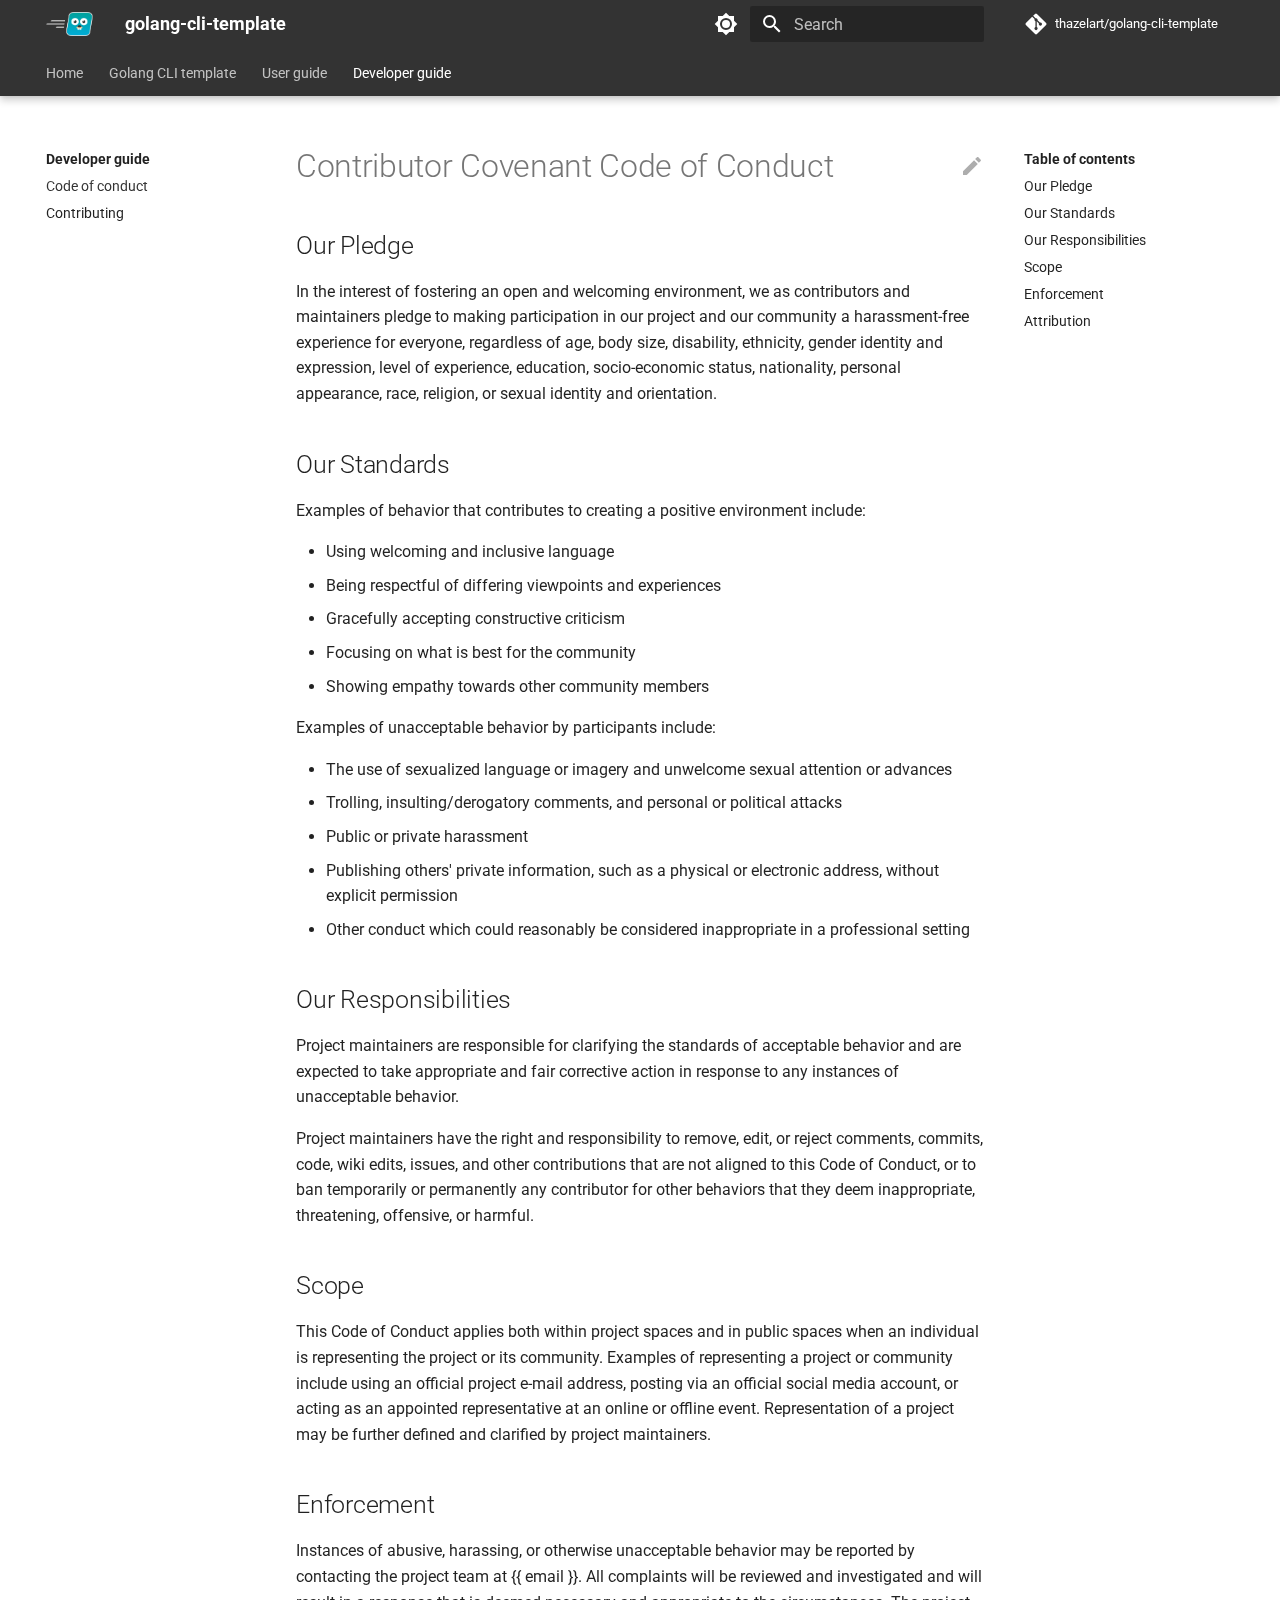
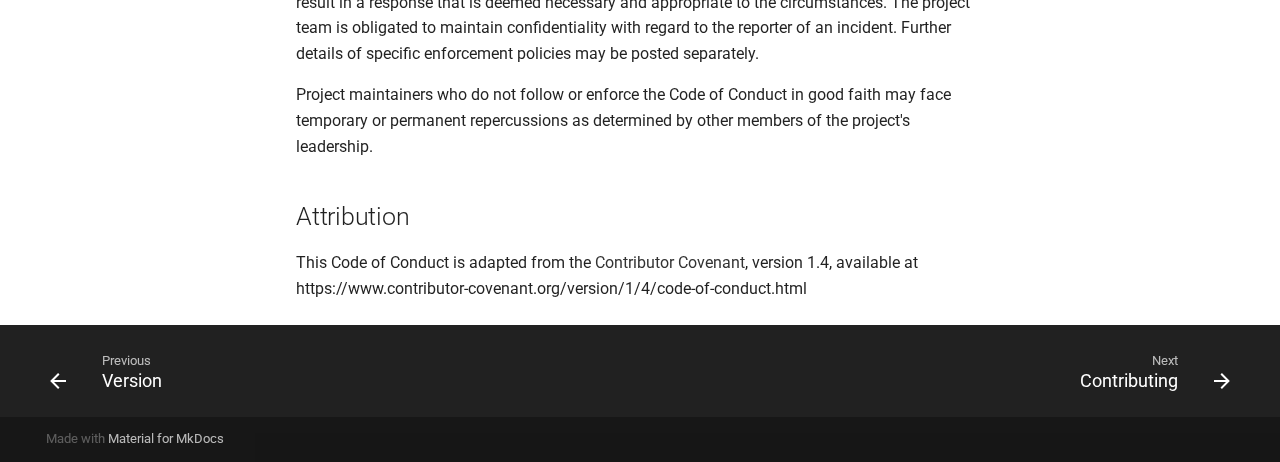
<file: dev-guide/code_of_conduct/index.html>
<!doctype html>
<html lang="en" class="no-js">
  <head>
    
      <meta charset="utf-8">
      <meta name="viewport" content="width=device-width,initial-scale=1">
      
      
      
        <link rel="canonical" href="https://thazelart.github.io/golang-cli-template/dev-guide/code_of_conduct/">
      
      <link rel="icon" href="../../assets/images/favicon.ico">
      <meta name="generator" content="mkdocs-1.4.2, mkdocs-material-8.5.10">
    
    
      
        <title>Code of conduct - golang-cli-template</title>
      
    
    
      <link rel="stylesheet" href="../../assets/stylesheets/main.472b142f.min.css">
      
        
        <link rel="stylesheet" href="../../assets/stylesheets/palette.08040f6c.min.css">
        
      
      

    
    
    
      
        
        
        <link rel="preconnect" href="https://fonts.gstatic.com" crossorigin>
        <link rel="stylesheet" href="https://fonts.googleapis.com/css?family=Roboto:300,300i,400,400i,700,700i%7CRoboto+Mono:400,400i,700,700i&display=fallback">
        <style>:root{--md-text-font:"Roboto";--md-code-font:"Roboto Mono"}</style>
      
    
    
      <link rel="stylesheet" href="../../assets/stylesheets/extra.css">
    
    <script>__md_scope=new URL("../..",location),__md_hash=e=>[...e].reduce((e,_)=>(e<<5)-e+_.charCodeAt(0),0),__md_get=(e,_=localStorage,t=__md_scope)=>JSON.parse(_.getItem(t.pathname+"."+e)),__md_set=(e,_,t=localStorage,a=__md_scope)=>{try{t.setItem(a.pathname+"."+e,JSON.stringify(_))}catch(e){}}</script>
    
      

    
    
    
  </head>
  
  
    
    
      
    
    
    
    
    <body dir="ltr" data-md-color-scheme="default" data-md-color-primary="333333" data-md-color-accent="333333">
  
    
    
      <script>var palette=__md_get("__palette");if(palette&&"object"==typeof palette.color)for(var key of Object.keys(palette.color))document.body.setAttribute("data-md-color-"+key,palette.color[key])</script>
    
    <input class="md-toggle" data-md-toggle="drawer" type="checkbox" id="__drawer" autocomplete="off">
    <input class="md-toggle" data-md-toggle="search" type="checkbox" id="__search" autocomplete="off">
    <label class="md-overlay" for="__drawer"></label>
    <div data-md-component="skip">
      
        
        <a href="#contributor-covenant-code-of-conduct" class="md-skip">
          Skip to content
        </a>
      
    </div>
    <div data-md-component="announce">
      
    </div>
    
    
      

  

<header class="md-header md-header--lifted" data-md-component="header">
  <nav class="md-header__inner md-grid" aria-label="Header">
    <a href="../.." title="golang-cli-template" class="md-header__button md-logo" aria-label="golang-cli-template" data-md-component="logo">
      
  <img src="../../assets/images/logo.png" alt="logo">

    </a>
    <label class="md-header__button md-icon" for="__drawer">
      <svg xmlns="http://www.w3.org/2000/svg" viewBox="0 0 24 24"><path d="M3 6h18v2H3V6m0 5h18v2H3v-2m0 5h18v2H3v-2Z"/></svg>
    </label>
    <div class="md-header__title" data-md-component="header-title">
      <div class="md-header__ellipsis">
        <div class="md-header__topic">
          <span class="md-ellipsis">
            golang-cli-template
          </span>
        </div>
        <div class="md-header__topic" data-md-component="header-topic">
          <span class="md-ellipsis">
            
              Code of conduct
            
          </span>
        </div>
      </div>
    </div>
    
      <form class="md-header__option" data-md-component="palette">
        
          
          
          
          <input class="md-option" data-md-color-media="" data-md-color-scheme="default" data-md-color-primary="333333" data-md-color-accent="333333"  aria-label="Switch to dark mode"  type="radio" name="__palette" id="__palette_1">
          
            <label class="md-header__button md-icon" title="Switch to dark mode" for="__palette_2" hidden>
              <svg xmlns="http://www.w3.org/2000/svg" viewBox="0 0 24 24"><path d="M12 8a4 4 0 0 0-4 4 4 4 0 0 0 4 4 4 4 0 0 0 4-4 4 4 0 0 0-4-4m0 10a6 6 0 0 1-6-6 6 6 0 0 1 6-6 6 6 0 0 1 6 6 6 6 0 0 1-6 6m8-9.31V4h-4.69L12 .69 8.69 4H4v4.69L.69 12 4 15.31V20h4.69L12 23.31 15.31 20H20v-4.69L23.31 12 20 8.69Z"/></svg>
            </label>
          
        
          
          
          
          <input class="md-option" data-md-color-media="" data-md-color-scheme="slate" data-md-color-primary="#333333" data-md-color-accent="#333333"  aria-label="Switch to light mode"  type="radio" name="__palette" id="__palette_2">
          
            <label class="md-header__button md-icon" title="Switch to light mode" for="__palette_1" hidden>
              <svg xmlns="http://www.w3.org/2000/svg" viewBox="0 0 24 24"><path d="M9 2c-1.05 0-2.05.16-3 .46 4.06 1.27 7 5.04 7 9.54 0 4.5-2.94 8.27-7 9.54.95.3 1.95.46 3 .46a10 10 0 0 0 10-10A10 10 0 0 0 9 2Z"/></svg>
            </label>
          
        
      </form>
    
    
    
      <label class="md-header__button md-icon" for="__search">
        <svg xmlns="http://www.w3.org/2000/svg" viewBox="0 0 24 24"><path d="M9.5 3A6.5 6.5 0 0 1 16 9.5c0 1.61-.59 3.09-1.56 4.23l.27.27h.79l5 5-1.5 1.5-5-5v-.79l-.27-.27A6.516 6.516 0 0 1 9.5 16 6.5 6.5 0 0 1 3 9.5 6.5 6.5 0 0 1 9.5 3m0 2C7 5 5 7 5 9.5S7 14 9.5 14 14 12 14 9.5 12 5 9.5 5Z"/></svg>
      </label>
      <div class="md-search" data-md-component="search" role="dialog">
  <label class="md-search__overlay" for="__search"></label>
  <div class="md-search__inner" role="search">
    <form class="md-search__form" name="search">
      <input type="text" class="md-search__input" name="query" aria-label="Search" placeholder="Search" autocapitalize="off" autocorrect="off" autocomplete="off" spellcheck="false" data-md-component="search-query" required>
      <label class="md-search__icon md-icon" for="__search">
        <svg xmlns="http://www.w3.org/2000/svg" viewBox="0 0 24 24"><path d="M9.5 3A6.5 6.5 0 0 1 16 9.5c0 1.61-.59 3.09-1.56 4.23l.27.27h.79l5 5-1.5 1.5-5-5v-.79l-.27-.27A6.516 6.516 0 0 1 9.5 16 6.5 6.5 0 0 1 3 9.5 6.5 6.5 0 0 1 9.5 3m0 2C7 5 5 7 5 9.5S7 14 9.5 14 14 12 14 9.5 12 5 9.5 5Z"/></svg>
        <svg xmlns="http://www.w3.org/2000/svg" viewBox="0 0 24 24"><path d="M20 11v2H8l5.5 5.5-1.42 1.42L4.16 12l7.92-7.92L13.5 5.5 8 11h12Z"/></svg>
      </label>
      <nav class="md-search__options" aria-label="Search">
        
        <button type="reset" class="md-search__icon md-icon" title="Clear" aria-label="Clear" tabindex="-1">
          <svg xmlns="http://www.w3.org/2000/svg" viewBox="0 0 24 24"><path d="M19 6.41 17.59 5 12 10.59 6.41 5 5 6.41 10.59 12 5 17.59 6.41 19 12 13.41 17.59 19 19 17.59 13.41 12 19 6.41Z"/></svg>
        </button>
      </nav>
      
    </form>
    <div class="md-search__output">
      <div class="md-search__scrollwrap" data-md-scrollfix>
        <div class="md-search-result" data-md-component="search-result">
          <div class="md-search-result__meta">
            Initializing search
          </div>
          <ol class="md-search-result__list"></ol>
        </div>
      </div>
    </div>
  </div>
</div>
    
    
      <div class="md-header__source">
        <a href="https://github.com/thazelart/golang-cli-template" title="Go to repository" class="md-source" data-md-component="source">
  <div class="md-source__icon md-icon">
    
    <svg xmlns="http://www.w3.org/2000/svg" viewBox="0 0 448 512"><!--! Font Awesome Free 6.2.0 by @fontawesome - https://fontawesome.com License - https://fontawesome.com/license/free (Icons: CC BY 4.0, Fonts: SIL OFL 1.1, Code: MIT License) Copyright 2022 Fonticons, Inc.--><path d="M439.55 236.05 244 40.45a28.87 28.87 0 0 0-40.81 0l-40.66 40.63 51.52 51.52c27.06-9.14 52.68 16.77 43.39 43.68l49.66 49.66c34.23-11.8 61.18 31 35.47 56.69-26.49 26.49-70.21-2.87-56-37.34L240.22 199v121.85c25.3 12.54 22.26 41.85 9.08 55a34.34 34.34 0 0 1-48.55 0c-17.57-17.6-11.07-46.91 11.25-56v-123c-20.8-8.51-24.6-30.74-18.64-45L142.57 101 8.45 235.14a28.86 28.86 0 0 0 0 40.81l195.61 195.6a28.86 28.86 0 0 0 40.8 0l194.69-194.69a28.86 28.86 0 0 0 0-40.81z"/></svg>
  </div>
  <div class="md-source__repository">
    thazelart/golang-cli-template
  </div>
</a>
      </div>
    
  </nav>
  
    
      
<nav class="md-tabs" aria-label="Tabs" data-md-component="tabs">
  <div class="md-tabs__inner md-grid">
    <ul class="md-tabs__list">
      
        
  
  


  <li class="md-tabs__item">
    <a href="../.." class="md-tabs__link">
      Home
    </a>
  </li>

      
        
  
  


  
  
  
    <li class="md-tabs__item">
      <a href="../../golang-cli-template/features/" class="md-tabs__link">
        Golang CLI template
      </a>
    </li>
  

      
        
  
  


  
  
  
    <li class="md-tabs__item">
      <a href="../../user-guide/getting-started/" class="md-tabs__link">
        User guide
      </a>
    </li>
  

      
        
  
  
    
  


  
  
  
    <li class="md-tabs__item">
      <a href="./" class="md-tabs__link md-tabs__link--active">
        Developer guide
      </a>
    </li>
  

      
    </ul>
  </div>
</nav>
    
  
</header>
    
    <div class="md-container" data-md-component="container">
      
      
        
      
      <main class="md-main" data-md-component="main">
        <div class="md-main__inner md-grid">
          
            
              
              <div class="md-sidebar md-sidebar--primary" data-md-component="sidebar" data-md-type="navigation" >
                <div class="md-sidebar__scrollwrap">
                  <div class="md-sidebar__inner">
                    

  


<nav class="md-nav md-nav--primary md-nav--lifted" aria-label="Navigation" data-md-level="0">
  <label class="md-nav__title" for="__drawer">
    <a href="../.." title="golang-cli-template" class="md-nav__button md-logo" aria-label="golang-cli-template" data-md-component="logo">
      
  <img src="../../assets/images/logo.png" alt="logo">

    </a>
    golang-cli-template
  </label>
  
    <div class="md-nav__source">
      <a href="https://github.com/thazelart/golang-cli-template" title="Go to repository" class="md-source" data-md-component="source">
  <div class="md-source__icon md-icon">
    
    <svg xmlns="http://www.w3.org/2000/svg" viewBox="0 0 448 512"><!--! Font Awesome Free 6.2.0 by @fontawesome - https://fontawesome.com License - https://fontawesome.com/license/free (Icons: CC BY 4.0, Fonts: SIL OFL 1.1, Code: MIT License) Copyright 2022 Fonticons, Inc.--><path d="M439.55 236.05 244 40.45a28.87 28.87 0 0 0-40.81 0l-40.66 40.63 51.52 51.52c27.06-9.14 52.68 16.77 43.39 43.68l49.66 49.66c34.23-11.8 61.18 31 35.47 56.69-26.49 26.49-70.21-2.87-56-37.34L240.22 199v121.85c25.3 12.54 22.26 41.85 9.08 55a34.34 34.34 0 0 1-48.55 0c-17.57-17.6-11.07-46.91 11.25-56v-123c-20.8-8.51-24.6-30.74-18.64-45L142.57 101 8.45 235.14a28.86 28.86 0 0 0 0 40.81l195.61 195.6a28.86 28.86 0 0 0 40.8 0l194.69-194.69a28.86 28.86 0 0 0 0-40.81z"/></svg>
  </div>
  <div class="md-source__repository">
    thazelart/golang-cli-template
  </div>
</a>
    </div>
  
  <ul class="md-nav__list" data-md-scrollfix>
    
      
      
      

  
  
  
    <li class="md-nav__item">
      <a href="../.." class="md-nav__link">
        Home
      </a>
    </li>
  

    
      
      
      

  
  
  
    
    <li class="md-nav__item md-nav__item--nested">
      
      
        <input class="md-nav__toggle md-toggle" data-md-toggle="__nav_2" type="checkbox" id="__nav_2" >
      
      
      
        
          
        
          
        
          
        
      
      
        <label class="md-nav__link" for="__nav_2">
          Golang CLI template
          <span class="md-nav__icon md-icon"></span>
        </label>
      
      <nav class="md-nav" aria-label="Golang CLI template" data-md-level="1">
        <label class="md-nav__title" for="__nav_2">
          <span class="md-nav__icon md-icon"></span>
          Golang CLI template
        </label>
        <ul class="md-nav__list" data-md-scrollfix>
          
            
              
  
  
  
    <li class="md-nav__item">
      <a href="../../golang-cli-template/features/" class="md-nav__link">
        Features
      </a>
    </li>
  

            
          
            
              
  
  
  
    <li class="md-nav__item">
      <a href="../../golang-cli-template/getting-started/" class="md-nav__link">
        Getting started
      </a>
    </li>
  

            
          
            
              
  
  
  
    
      
    
    <li class="md-nav__item md-nav__item--section md-nav__item--nested">
      
      
        <input class="md-nav__toggle md-toggle" data-md-toggle="__nav_2_3" type="checkbox" id="__nav_2_3" >
      
      
      
        
          
        
          
        
      
      
        <label class="md-nav__link" for="__nav_2_3">
          Customization
          <span class="md-nav__icon md-icon"></span>
        </label>
      
      <nav class="md-nav" aria-label="Customization" data-md-level="2">
        <label class="md-nav__title" for="__nav_2_3">
          <span class="md-nav__icon md-icon"></span>
          Customization
        </label>
        <ul class="md-nav__list" data-md-scrollfix>
          
            
              
  
  
  
    <li class="md-nav__item">
      <a href="../../golang-cli-template/customization/release/" class="md-nav__link">
        Release
      </a>
    </li>
  

            
          
            
              
  
  
  
    <li class="md-nav__item">
      <a href="../../golang-cli-template/customization/doc/" class="md-nav__link">
        Documentation
      </a>
    </li>
  

            
          
        </ul>
      </nav>
    </li>
  

            
          
        </ul>
      </nav>
    </li>
  

    
      
      
      

  
  
  
    
    <li class="md-nav__item md-nav__item--nested">
      
      
        <input class="md-nav__toggle md-toggle" data-md-toggle="__nav_3" type="checkbox" id="__nav_3" >
      
      
      
        
          
        
          
        
      
      
        <label class="md-nav__link" for="__nav_3">
          User guide
          <span class="md-nav__icon md-icon"></span>
        </label>
      
      <nav class="md-nav" aria-label="User guide" data-md-level="1">
        <label class="md-nav__title" for="__nav_3">
          <span class="md-nav__icon md-icon"></span>
          User guide
        </label>
        <ul class="md-nav__list" data-md-scrollfix>
          
            
              
  
  
  
    <li class="md-nav__item">
      <a href="../../user-guide/getting-started/" class="md-nav__link">
        Installation
      </a>
    </li>
  

            
          
            
              
  
  
  
    
      
    
    <li class="md-nav__item md-nav__item--section md-nav__item--nested">
      
      
        <input class="md-nav__toggle md-toggle" data-md-toggle="__nav_3_2" type="checkbox" id="__nav_3_2" >
      
      
      
        
          
        
      
      
        <label class="md-nav__link" for="__nav_3_2">
          Commands
          <span class="md-nav__icon md-icon"></span>
        </label>
      
      <nav class="md-nav" aria-label="Commands" data-md-level="2">
        <label class="md-nav__title" for="__nav_3_2">
          <span class="md-nav__icon md-icon"></span>
          Commands
        </label>
        <ul class="md-nav__list" data-md-scrollfix>
          
            
              
  
  
  
    <li class="md-nav__item">
      <a href="../../user-guide/commands/version/" class="md-nav__link">
        Version
      </a>
    </li>
  

            
          
        </ul>
      </nav>
    </li>
  

            
          
        </ul>
      </nav>
    </li>
  

    
      
      
      

  
  
    
  
  
    
    <li class="md-nav__item md-nav__item--active md-nav__item--nested">
      
      
        <input class="md-nav__toggle md-toggle" data-md-toggle="__nav_4" type="checkbox" id="__nav_4" checked>
      
      
      
        
          
        
          
        
      
      
        <label class="md-nav__link" for="__nav_4">
          Developer guide
          <span class="md-nav__icon md-icon"></span>
        </label>
      
      <nav class="md-nav" aria-label="Developer guide" data-md-level="1">
        <label class="md-nav__title" for="__nav_4">
          <span class="md-nav__icon md-icon"></span>
          Developer guide
        </label>
        <ul class="md-nav__list" data-md-scrollfix>
          
            
              
  
  
    
  
  
    <li class="md-nav__item md-nav__item--active">
      
      <input class="md-nav__toggle md-toggle" data-md-toggle="toc" type="checkbox" id="__toc">
      
      
        
      
      
        <label class="md-nav__link md-nav__link--active" for="__toc">
          Code of conduct
          <span class="md-nav__icon md-icon"></span>
        </label>
      
      <a href="./" class="md-nav__link md-nav__link--active">
        Code of conduct
      </a>
      
        

<nav class="md-nav md-nav--secondary" aria-label="Table of contents">
  
  
  
    
  
  
    <label class="md-nav__title" for="__toc">
      <span class="md-nav__icon md-icon"></span>
      Table of contents
    </label>
    <ul class="md-nav__list" data-md-component="toc" data-md-scrollfix>
      
        <li class="md-nav__item">
  <a href="#our-pledge" class="md-nav__link">
    Our Pledge
  </a>
  
</li>
      
        <li class="md-nav__item">
  <a href="#our-standards" class="md-nav__link">
    Our Standards
  </a>
  
</li>
      
        <li class="md-nav__item">
  <a href="#our-responsibilities" class="md-nav__link">
    Our Responsibilities
  </a>
  
</li>
      
        <li class="md-nav__item">
  <a href="#scope" class="md-nav__link">
    Scope
  </a>
  
</li>
      
        <li class="md-nav__item">
  <a href="#enforcement" class="md-nav__link">
    Enforcement
  </a>
  
</li>
      
        <li class="md-nav__item">
  <a href="#attribution" class="md-nav__link">
    Attribution
  </a>
  
</li>
      
    </ul>
  
</nav>
      
    </li>
  

            
          
            
              
  
  
  
    <li class="md-nav__item">
      <a href="../contributing/" class="md-nav__link">
        Contributing
      </a>
    </li>
  

            
          
        </ul>
      </nav>
    </li>
  

    
  </ul>
</nav>
                  </div>
                </div>
              </div>
            
            
              
              <div class="md-sidebar md-sidebar--secondary" data-md-component="sidebar" data-md-type="toc" >
                <div class="md-sidebar__scrollwrap">
                  <div class="md-sidebar__inner">
                    

<nav class="md-nav md-nav--secondary" aria-label="Table of contents">
  
  
  
    
  
  
    <label class="md-nav__title" for="__toc">
      <span class="md-nav__icon md-icon"></span>
      Table of contents
    </label>
    <ul class="md-nav__list" data-md-component="toc" data-md-scrollfix>
      
        <li class="md-nav__item">
  <a href="#our-pledge" class="md-nav__link">
    Our Pledge
  </a>
  
</li>
      
        <li class="md-nav__item">
  <a href="#our-standards" class="md-nav__link">
    Our Standards
  </a>
  
</li>
      
        <li class="md-nav__item">
  <a href="#our-responsibilities" class="md-nav__link">
    Our Responsibilities
  </a>
  
</li>
      
        <li class="md-nav__item">
  <a href="#scope" class="md-nav__link">
    Scope
  </a>
  
</li>
      
        <li class="md-nav__item">
  <a href="#enforcement" class="md-nav__link">
    Enforcement
  </a>
  
</li>
      
        <li class="md-nav__item">
  <a href="#attribution" class="md-nav__link">
    Attribution
  </a>
  
</li>
      
    </ul>
  
</nav>
                  </div>
                </div>
              </div>
            
          
          
            <div class="md-content" data-md-component="content">
              <article class="md-content__inner md-typeset">
                
                  

  <a href="https://github.com/thazelart/golang-cli-template/edit/master/docs/dev-guide/code_of_conduct.md" title="Edit this page" class="md-content__button md-icon">
    
    <svg xmlns="http://www.w3.org/2000/svg" viewBox="0 0 24 24"><path d="M20.71 7.04c.39-.39.39-1.04 0-1.41l-2.34-2.34c-.37-.39-1.02-.39-1.41 0l-1.84 1.83 3.75 3.75M3 17.25V21h3.75L17.81 9.93l-3.75-3.75L3 17.25Z"/></svg>
  </a>


<h1 id="contributor-covenant-code-of-conduct">Contributor Covenant Code of Conduct</h1>
<h2 id="our-pledge">Our Pledge</h2>
<p>In the interest of fostering an open and welcoming environment, we as
contributors and maintainers pledge to making participation in our project and
our community a harassment-free experience for everyone, regardless of age, body
size, disability, ethnicity, gender identity and expression, level of experience,
education, socio-economic status, nationality, personal appearance, race,
religion, or sexual identity and orientation.</p>
<h2 id="our-standards">Our Standards</h2>
<p>Examples of behavior that contributes to creating a positive environment
include:</p>
<ul>
<li>Using welcoming and inclusive language</li>
<li>Being respectful of differing viewpoints and experiences</li>
<li>Gracefully accepting constructive criticism</li>
<li>Focusing on what is best for the community</li>
<li>Showing empathy towards other community members</li>
</ul>
<p>Examples of unacceptable behavior by participants include:</p>
<ul>
<li>The use of sexualized language or imagery and unwelcome sexual attention or
  advances</li>
<li>Trolling, insulting/derogatory comments, and personal or political attacks</li>
<li>Public or private harassment</li>
<li>Publishing others' private information, such as a physical or electronic
  address, without explicit permission</li>
<li>Other conduct which could reasonably be considered inappropriate in a
  professional setting</li>
</ul>
<h2 id="our-responsibilities">Our Responsibilities</h2>
<p>Project maintainers are responsible for clarifying the standards of acceptable
behavior and are expected to take appropriate and fair corrective action in
response to any instances of unacceptable behavior.</p>
<p>Project maintainers have the right and responsibility to remove, edit, or
reject comments, commits, code, wiki edits, issues, and other contributions
that are not aligned to this Code of Conduct, or to ban temporarily or
permanently any contributor for other behaviors that they deem inappropriate,
threatening, offensive, or harmful.</p>
<h2 id="scope">Scope</h2>
<p>This Code of Conduct applies both within project spaces and in public spaces
when an individual is representing the project or its community. Examples of
representing a project or community include using an official project e-mail
address, posting via an official social media account, or acting as an appointed
representative at an online or offline event. Representation of a project may be
further defined and clarified by project maintainers.</p>
<h2 id="enforcement">Enforcement</h2>
<p>Instances of abusive, harassing, or otherwise unacceptable behavior may be
reported by contacting the project team at {{ email }}. All
complaints will be reviewed and investigated and will result in a response that
is deemed necessary and appropriate to the circumstances. The project team is
obligated to maintain confidentiality with regard to the reporter of an incident.
Further details of specific enforcement policies may be posted separately.</p>
<p>Project maintainers who do not follow or enforce the Code of Conduct in good
faith may face temporary or permanent repercussions as determined by other
members of the project's leadership.</p>
<h2 id="attribution">Attribution</h2>
<p>This Code of Conduct is adapted from the <a href="https://www.contributor-covenant.org">Contributor Covenant</a>, version 1.4,
available at https://www.contributor-covenant.org/version/1/4/code-of-conduct.html</p>





                
              </article>
            </div>
          
          
        </div>
        
      </main>
      
        <footer class="md-footer">
  
    
    <nav class="md-footer__inner md-grid" aria-label="Footer" >
      
        
        <a href="../../user-guide/commands/version/" class="md-footer__link md-footer__link--prev" aria-label="Previous: Version" rel="prev">
          <div class="md-footer__button md-icon">
            <svg xmlns="http://www.w3.org/2000/svg" viewBox="0 0 24 24"><path d="M20 11v2H8l5.5 5.5-1.42 1.42L4.16 12l7.92-7.92L13.5 5.5 8 11h12Z"/></svg>
          </div>
          <div class="md-footer__title">
            <div class="md-ellipsis">
              <span class="md-footer__direction">
                Previous
              </span>
              Version
            </div>
          </div>
        </a>
      
      
        
        <a href="../contributing/" class="md-footer__link md-footer__link--next" aria-label="Next: Contributing" rel="next">
          <div class="md-footer__title">
            <div class="md-ellipsis">
              <span class="md-footer__direction">
                Next
              </span>
              Contributing
            </div>
          </div>
          <div class="md-footer__button md-icon">
            <svg xmlns="http://www.w3.org/2000/svg" viewBox="0 0 24 24"><path d="M4 11v2h12l-5.5 5.5 1.42 1.42L19.84 12l-7.92-7.92L10.5 5.5 16 11H4Z"/></svg>
          </div>
        </a>
      
    </nav>
  
  <div class="md-footer-meta md-typeset">
    <div class="md-footer-meta__inner md-grid">
      <div class="md-copyright">
  
  
    Made with
    <a href="https://squidfunk.github.io/mkdocs-material/" target="_blank" rel="noopener">
      Material for MkDocs
    </a>
  
</div>
      
    </div>
  </div>
</footer>
      
    </div>
    <div class="md-dialog" data-md-component="dialog">
      <div class="md-dialog__inner md-typeset"></div>
    </div>
    
    <script id="__config" type="application/json">{"base": "../..", "features": ["navigation.indexes", "navigation.sections", "navigation.instant", "navigation.tabs", "navigation.tabs.sticky"], "search": "../../assets/javascripts/workers/search.16e2a7d4.min.js", "translations": {"clipboard.copied": "Copied to clipboard", "clipboard.copy": "Copy to clipboard", "search.config.lang": "en", "search.config.pipeline": "trimmer, stopWordFilter", "search.config.separator": "[\\s\\-]+", "search.placeholder": "Search", "search.result.more.one": "1 more on this page", "search.result.more.other": "# more on this page", "search.result.none": "No matching documents", "search.result.one": "1 matching document", "search.result.other": "# matching documents", "search.result.placeholder": "Type to start searching", "search.result.term.missing": "Missing", "select.version.title": "Select version"}}</script>
    
    
      <script src="../../assets/javascripts/bundle.d6c3db9e.min.js"></script>
      
    
  </body>
</html>
</file>
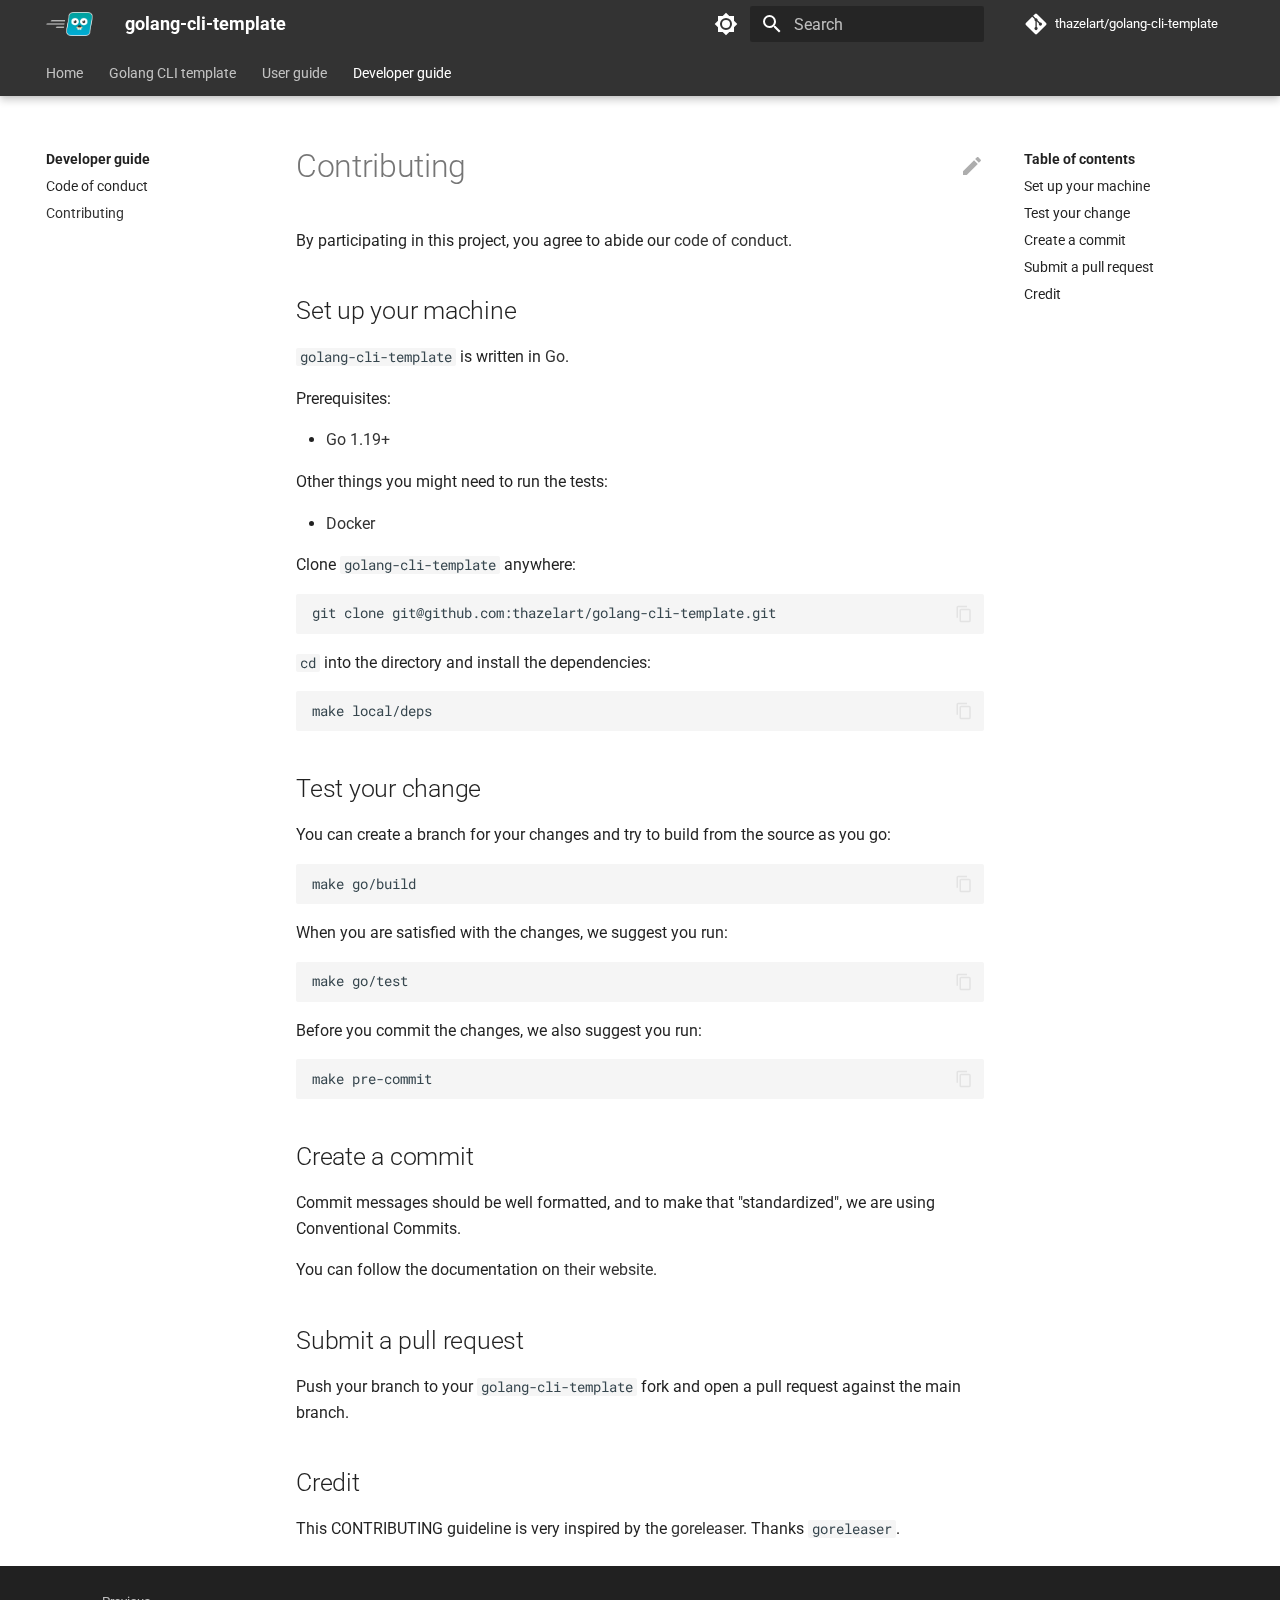
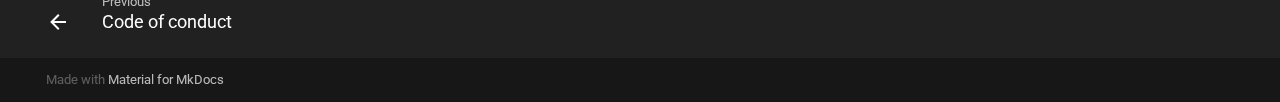
<file: dev-guide/contributing/index.html>
<!doctype html>
<html lang="en" class="no-js">
  <head>
    
      <meta charset="utf-8">
      <meta name="viewport" content="width=device-width,initial-scale=1">
      
      
      
        <link rel="canonical" href="https://thazelart.github.io/golang-cli-template/dev-guide/contributing/">
      
      <link rel="icon" href="../../assets/images/favicon.ico">
      <meta name="generator" content="mkdocs-1.4.2, mkdocs-material-8.5.10">
    
    
      
        <title>Contributing - golang-cli-template</title>
      
    
    
      <link rel="stylesheet" href="../../assets/stylesheets/main.472b142f.min.css">
      
        
        <link rel="stylesheet" href="../../assets/stylesheets/palette.08040f6c.min.css">
        
      
      

    
    
    
      
        
        
        <link rel="preconnect" href="https://fonts.gstatic.com" crossorigin>
        <link rel="stylesheet" href="https://fonts.googleapis.com/css?family=Roboto:300,300i,400,400i,700,700i%7CRoboto+Mono:400,400i,700,700i&display=fallback">
        <style>:root{--md-text-font:"Roboto";--md-code-font:"Roboto Mono"}</style>
      
    
    
      <link rel="stylesheet" href="../../assets/stylesheets/extra.css">
    
    <script>__md_scope=new URL("../..",location),__md_hash=e=>[...e].reduce((e,_)=>(e<<5)-e+_.charCodeAt(0),0),__md_get=(e,_=localStorage,t=__md_scope)=>JSON.parse(_.getItem(t.pathname+"."+e)),__md_set=(e,_,t=localStorage,a=__md_scope)=>{try{t.setItem(a.pathname+"."+e,JSON.stringify(_))}catch(e){}}</script>
    
      

    
    
    
  </head>
  
  
    
    
      
    
    
    
    
    <body dir="ltr" data-md-color-scheme="default" data-md-color-primary="333333" data-md-color-accent="333333">
  
    
    
      <script>var palette=__md_get("__palette");if(palette&&"object"==typeof palette.color)for(var key of Object.keys(palette.color))document.body.setAttribute("data-md-color-"+key,palette.color[key])</script>
    
    <input class="md-toggle" data-md-toggle="drawer" type="checkbox" id="__drawer" autocomplete="off">
    <input class="md-toggle" data-md-toggle="search" type="checkbox" id="__search" autocomplete="off">
    <label class="md-overlay" for="__drawer"></label>
    <div data-md-component="skip">
      
        
        <a href="#contributing" class="md-skip">
          Skip to content
        </a>
      
    </div>
    <div data-md-component="announce">
      
    </div>
    
    
      

  

<header class="md-header md-header--lifted" data-md-component="header">
  <nav class="md-header__inner md-grid" aria-label="Header">
    <a href="../.." title="golang-cli-template" class="md-header__button md-logo" aria-label="golang-cli-template" data-md-component="logo">
      
  <img src="../../assets/images/logo.png" alt="logo">

    </a>
    <label class="md-header__button md-icon" for="__drawer">
      <svg xmlns="http://www.w3.org/2000/svg" viewBox="0 0 24 24"><path d="M3 6h18v2H3V6m0 5h18v2H3v-2m0 5h18v2H3v-2Z"/></svg>
    </label>
    <div class="md-header__title" data-md-component="header-title">
      <div class="md-header__ellipsis">
        <div class="md-header__topic">
          <span class="md-ellipsis">
            golang-cli-template
          </span>
        </div>
        <div class="md-header__topic" data-md-component="header-topic">
          <span class="md-ellipsis">
            
              Contributing
            
          </span>
        </div>
      </div>
    </div>
    
      <form class="md-header__option" data-md-component="palette">
        
          
          
          
          <input class="md-option" data-md-color-media="" data-md-color-scheme="default" data-md-color-primary="333333" data-md-color-accent="333333"  aria-label="Switch to dark mode"  type="radio" name="__palette" id="__palette_1">
          
            <label class="md-header__button md-icon" title="Switch to dark mode" for="__palette_2" hidden>
              <svg xmlns="http://www.w3.org/2000/svg" viewBox="0 0 24 24"><path d="M12 8a4 4 0 0 0-4 4 4 4 0 0 0 4 4 4 4 0 0 0 4-4 4 4 0 0 0-4-4m0 10a6 6 0 0 1-6-6 6 6 0 0 1 6-6 6 6 0 0 1 6 6 6 6 0 0 1-6 6m8-9.31V4h-4.69L12 .69 8.69 4H4v4.69L.69 12 4 15.31V20h4.69L12 23.31 15.31 20H20v-4.69L23.31 12 20 8.69Z"/></svg>
            </label>
          
        
          
          
          
          <input class="md-option" data-md-color-media="" data-md-color-scheme="slate" data-md-color-primary="#333333" data-md-color-accent="#333333"  aria-label="Switch to light mode"  type="radio" name="__palette" id="__palette_2">
          
            <label class="md-header__button md-icon" title="Switch to light mode" for="__palette_1" hidden>
              <svg xmlns="http://www.w3.org/2000/svg" viewBox="0 0 24 24"><path d="M9 2c-1.05 0-2.05.16-3 .46 4.06 1.27 7 5.04 7 9.54 0 4.5-2.94 8.27-7 9.54.95.3 1.95.46 3 .46a10 10 0 0 0 10-10A10 10 0 0 0 9 2Z"/></svg>
            </label>
          
        
      </form>
    
    
    
      <label class="md-header__button md-icon" for="__search">
        <svg xmlns="http://www.w3.org/2000/svg" viewBox="0 0 24 24"><path d="M9.5 3A6.5 6.5 0 0 1 16 9.5c0 1.61-.59 3.09-1.56 4.23l.27.27h.79l5 5-1.5 1.5-5-5v-.79l-.27-.27A6.516 6.516 0 0 1 9.5 16 6.5 6.5 0 0 1 3 9.5 6.5 6.5 0 0 1 9.5 3m0 2C7 5 5 7 5 9.5S7 14 9.5 14 14 12 14 9.5 12 5 9.5 5Z"/></svg>
      </label>
      <div class="md-search" data-md-component="search" role="dialog">
  <label class="md-search__overlay" for="__search"></label>
  <div class="md-search__inner" role="search">
    <form class="md-search__form" name="search">
      <input type="text" class="md-search__input" name="query" aria-label="Search" placeholder="Search" autocapitalize="off" autocorrect="off" autocomplete="off" spellcheck="false" data-md-component="search-query" required>
      <label class="md-search__icon md-icon" for="__search">
        <svg xmlns="http://www.w3.org/2000/svg" viewBox="0 0 24 24"><path d="M9.5 3A6.5 6.5 0 0 1 16 9.5c0 1.61-.59 3.09-1.56 4.23l.27.27h.79l5 5-1.5 1.5-5-5v-.79l-.27-.27A6.516 6.516 0 0 1 9.5 16 6.5 6.5 0 0 1 3 9.5 6.5 6.5 0 0 1 9.5 3m0 2C7 5 5 7 5 9.5S7 14 9.5 14 14 12 14 9.5 12 5 9.5 5Z"/></svg>
        <svg xmlns="http://www.w3.org/2000/svg" viewBox="0 0 24 24"><path d="M20 11v2H8l5.5 5.5-1.42 1.42L4.16 12l7.92-7.92L13.5 5.5 8 11h12Z"/></svg>
      </label>
      <nav class="md-search__options" aria-label="Search">
        
        <button type="reset" class="md-search__icon md-icon" title="Clear" aria-label="Clear" tabindex="-1">
          <svg xmlns="http://www.w3.org/2000/svg" viewBox="0 0 24 24"><path d="M19 6.41 17.59 5 12 10.59 6.41 5 5 6.41 10.59 12 5 17.59 6.41 19 12 13.41 17.59 19 19 17.59 13.41 12 19 6.41Z"/></svg>
        </button>
      </nav>
      
    </form>
    <div class="md-search__output">
      <div class="md-search__scrollwrap" data-md-scrollfix>
        <div class="md-search-result" data-md-component="search-result">
          <div class="md-search-result__meta">
            Initializing search
          </div>
          <ol class="md-search-result__list"></ol>
        </div>
      </div>
    </div>
  </div>
</div>
    
    
      <div class="md-header__source">
        <a href="https://github.com/thazelart/golang-cli-template" title="Go to repository" class="md-source" data-md-component="source">
  <div class="md-source__icon md-icon">
    
    <svg xmlns="http://www.w3.org/2000/svg" viewBox="0 0 448 512"><!--! Font Awesome Free 6.2.0 by @fontawesome - https://fontawesome.com License - https://fontawesome.com/license/free (Icons: CC BY 4.0, Fonts: SIL OFL 1.1, Code: MIT License) Copyright 2022 Fonticons, Inc.--><path d="M439.55 236.05 244 40.45a28.87 28.87 0 0 0-40.81 0l-40.66 40.63 51.52 51.52c27.06-9.14 52.68 16.77 43.39 43.68l49.66 49.66c34.23-11.8 61.18 31 35.47 56.69-26.49 26.49-70.21-2.87-56-37.34L240.22 199v121.85c25.3 12.54 22.26 41.85 9.08 55a34.34 34.34 0 0 1-48.55 0c-17.57-17.6-11.07-46.91 11.25-56v-123c-20.8-8.51-24.6-30.74-18.64-45L142.57 101 8.45 235.14a28.86 28.86 0 0 0 0 40.81l195.61 195.6a28.86 28.86 0 0 0 40.8 0l194.69-194.69a28.86 28.86 0 0 0 0-40.81z"/></svg>
  </div>
  <div class="md-source__repository">
    thazelart/golang-cli-template
  </div>
</a>
      </div>
    
  </nav>
  
    
      
<nav class="md-tabs" aria-label="Tabs" data-md-component="tabs">
  <div class="md-tabs__inner md-grid">
    <ul class="md-tabs__list">
      
        
  
  


  <li class="md-tabs__item">
    <a href="../.." class="md-tabs__link">
      Home
    </a>
  </li>

      
        
  
  


  
  
  
    <li class="md-tabs__item">
      <a href="../../golang-cli-template/features/" class="md-tabs__link">
        Golang CLI template
      </a>
    </li>
  

      
        
  
  


  
  
  
    <li class="md-tabs__item">
      <a href="../../user-guide/getting-started/" class="md-tabs__link">
        User guide
      </a>
    </li>
  

      
        
  
  
    
  


  
  
  
    <li class="md-tabs__item">
      <a href="../code_of_conduct/" class="md-tabs__link md-tabs__link--active">
        Developer guide
      </a>
    </li>
  

      
    </ul>
  </div>
</nav>
    
  
</header>
    
    <div class="md-container" data-md-component="container">
      
      
        
      
      <main class="md-main" data-md-component="main">
        <div class="md-main__inner md-grid">
          
            
              
              <div class="md-sidebar md-sidebar--primary" data-md-component="sidebar" data-md-type="navigation" >
                <div class="md-sidebar__scrollwrap">
                  <div class="md-sidebar__inner">
                    

  


<nav class="md-nav md-nav--primary md-nav--lifted" aria-label="Navigation" data-md-level="0">
  <label class="md-nav__title" for="__drawer">
    <a href="../.." title="golang-cli-template" class="md-nav__button md-logo" aria-label="golang-cli-template" data-md-component="logo">
      
  <img src="../../assets/images/logo.png" alt="logo">

    </a>
    golang-cli-template
  </label>
  
    <div class="md-nav__source">
      <a href="https://github.com/thazelart/golang-cli-template" title="Go to repository" class="md-source" data-md-component="source">
  <div class="md-source__icon md-icon">
    
    <svg xmlns="http://www.w3.org/2000/svg" viewBox="0 0 448 512"><!--! Font Awesome Free 6.2.0 by @fontawesome - https://fontawesome.com License - https://fontawesome.com/license/free (Icons: CC BY 4.0, Fonts: SIL OFL 1.1, Code: MIT License) Copyright 2022 Fonticons, Inc.--><path d="M439.55 236.05 244 40.45a28.87 28.87 0 0 0-40.81 0l-40.66 40.63 51.52 51.52c27.06-9.14 52.68 16.77 43.39 43.68l49.66 49.66c34.23-11.8 61.18 31 35.47 56.69-26.49 26.49-70.21-2.87-56-37.34L240.22 199v121.85c25.3 12.54 22.26 41.85 9.08 55a34.34 34.34 0 0 1-48.55 0c-17.57-17.6-11.07-46.91 11.25-56v-123c-20.8-8.51-24.6-30.74-18.64-45L142.57 101 8.45 235.14a28.86 28.86 0 0 0 0 40.81l195.61 195.6a28.86 28.86 0 0 0 40.8 0l194.69-194.69a28.86 28.86 0 0 0 0-40.81z"/></svg>
  </div>
  <div class="md-source__repository">
    thazelart/golang-cli-template
  </div>
</a>
    </div>
  
  <ul class="md-nav__list" data-md-scrollfix>
    
      
      
      

  
  
  
    <li class="md-nav__item">
      <a href="../.." class="md-nav__link">
        Home
      </a>
    </li>
  

    
      
      
      

  
  
  
    
    <li class="md-nav__item md-nav__item--nested">
      
      
        <input class="md-nav__toggle md-toggle" data-md-toggle="__nav_2" type="checkbox" id="__nav_2" >
      
      
      
        
          
        
          
        
          
        
      
      
        <label class="md-nav__link" for="__nav_2">
          Golang CLI template
          <span class="md-nav__icon md-icon"></span>
        </label>
      
      <nav class="md-nav" aria-label="Golang CLI template" data-md-level="1">
        <label class="md-nav__title" for="__nav_2">
          <span class="md-nav__icon md-icon"></span>
          Golang CLI template
        </label>
        <ul class="md-nav__list" data-md-scrollfix>
          
            
              
  
  
  
    <li class="md-nav__item">
      <a href="../../golang-cli-template/features/" class="md-nav__link">
        Features
      </a>
    </li>
  

            
          
            
              
  
  
  
    <li class="md-nav__item">
      <a href="../../golang-cli-template/getting-started/" class="md-nav__link">
        Getting started
      </a>
    </li>
  

            
          
            
              
  
  
  
    
      
    
    <li class="md-nav__item md-nav__item--section md-nav__item--nested">
      
      
        <input class="md-nav__toggle md-toggle" data-md-toggle="__nav_2_3" type="checkbox" id="__nav_2_3" >
      
      
      
        
          
        
          
        
      
      
        <label class="md-nav__link" for="__nav_2_3">
          Customization
          <span class="md-nav__icon md-icon"></span>
        </label>
      
      <nav class="md-nav" aria-label="Customization" data-md-level="2">
        <label class="md-nav__title" for="__nav_2_3">
          <span class="md-nav__icon md-icon"></span>
          Customization
        </label>
        <ul class="md-nav__list" data-md-scrollfix>
          
            
              
  
  
  
    <li class="md-nav__item">
      <a href="../../golang-cli-template/customization/release/" class="md-nav__link">
        Release
      </a>
    </li>
  

            
          
            
              
  
  
  
    <li class="md-nav__item">
      <a href="../../golang-cli-template/customization/doc/" class="md-nav__link">
        Documentation
      </a>
    </li>
  

            
          
        </ul>
      </nav>
    </li>
  

            
          
        </ul>
      </nav>
    </li>
  

    
      
      
      

  
  
  
    
    <li class="md-nav__item md-nav__item--nested">
      
      
        <input class="md-nav__toggle md-toggle" data-md-toggle="__nav_3" type="checkbox" id="__nav_3" >
      
      
      
        
          
        
          
        
      
      
        <label class="md-nav__link" for="__nav_3">
          User guide
          <span class="md-nav__icon md-icon"></span>
        </label>
      
      <nav class="md-nav" aria-label="User guide" data-md-level="1">
        <label class="md-nav__title" for="__nav_3">
          <span class="md-nav__icon md-icon"></span>
          User guide
        </label>
        <ul class="md-nav__list" data-md-scrollfix>
          
            
              
  
  
  
    <li class="md-nav__item">
      <a href="../../user-guide/getting-started/" class="md-nav__link">
        Installation
      </a>
    </li>
  

            
          
            
              
  
  
  
    
      
    
    <li class="md-nav__item md-nav__item--section md-nav__item--nested">
      
      
        <input class="md-nav__toggle md-toggle" data-md-toggle="__nav_3_2" type="checkbox" id="__nav_3_2" >
      
      
      
        
          
        
      
      
        <label class="md-nav__link" for="__nav_3_2">
          Commands
          <span class="md-nav__icon md-icon"></span>
        </label>
      
      <nav class="md-nav" aria-label="Commands" data-md-level="2">
        <label class="md-nav__title" for="__nav_3_2">
          <span class="md-nav__icon md-icon"></span>
          Commands
        </label>
        <ul class="md-nav__list" data-md-scrollfix>
          
            
              
  
  
  
    <li class="md-nav__item">
      <a href="../../user-guide/commands/version/" class="md-nav__link">
        Version
      </a>
    </li>
  

            
          
        </ul>
      </nav>
    </li>
  

            
          
        </ul>
      </nav>
    </li>
  

    
      
      
      

  
  
    
  
  
    
    <li class="md-nav__item md-nav__item--active md-nav__item--nested">
      
      
        <input class="md-nav__toggle md-toggle" data-md-toggle="__nav_4" type="checkbox" id="__nav_4" checked>
      
      
      
        
          
        
          
        
      
      
        <label class="md-nav__link" for="__nav_4">
          Developer guide
          <span class="md-nav__icon md-icon"></span>
        </label>
      
      <nav class="md-nav" aria-label="Developer guide" data-md-level="1">
        <label class="md-nav__title" for="__nav_4">
          <span class="md-nav__icon md-icon"></span>
          Developer guide
        </label>
        <ul class="md-nav__list" data-md-scrollfix>
          
            
              
  
  
  
    <li class="md-nav__item">
      <a href="../code_of_conduct/" class="md-nav__link">
        Code of conduct
      </a>
    </li>
  

            
          
            
              
  
  
    
  
  
    <li class="md-nav__item md-nav__item--active">
      
      <input class="md-nav__toggle md-toggle" data-md-toggle="toc" type="checkbox" id="__toc">
      
      
        
      
      
        <label class="md-nav__link md-nav__link--active" for="__toc">
          Contributing
          <span class="md-nav__icon md-icon"></span>
        </label>
      
      <a href="./" class="md-nav__link md-nav__link--active">
        Contributing
      </a>
      
        

<nav class="md-nav md-nav--secondary" aria-label="Table of contents">
  
  
  
    
  
  
    <label class="md-nav__title" for="__toc">
      <span class="md-nav__icon md-icon"></span>
      Table of contents
    </label>
    <ul class="md-nav__list" data-md-component="toc" data-md-scrollfix>
      
        <li class="md-nav__item">
  <a href="#set-up-your-machine" class="md-nav__link">
    Set up your machine
  </a>
  
</li>
      
        <li class="md-nav__item">
  <a href="#test-your-change" class="md-nav__link">
    Test your change
  </a>
  
</li>
      
        <li class="md-nav__item">
  <a href="#create-a-commit" class="md-nav__link">
    Create a commit
  </a>
  
</li>
      
        <li class="md-nav__item">
  <a href="#submit-a-pull-request" class="md-nav__link">
    Submit a pull request
  </a>
  
</li>
      
        <li class="md-nav__item">
  <a href="#credit" class="md-nav__link">
    Credit
  </a>
  
</li>
      
    </ul>
  
</nav>
      
    </li>
  

            
          
        </ul>
      </nav>
    </li>
  

    
  </ul>
</nav>
                  </div>
                </div>
              </div>
            
            
              
              <div class="md-sidebar md-sidebar--secondary" data-md-component="sidebar" data-md-type="toc" >
                <div class="md-sidebar__scrollwrap">
                  <div class="md-sidebar__inner">
                    

<nav class="md-nav md-nav--secondary" aria-label="Table of contents">
  
  
  
    
  
  
    <label class="md-nav__title" for="__toc">
      <span class="md-nav__icon md-icon"></span>
      Table of contents
    </label>
    <ul class="md-nav__list" data-md-component="toc" data-md-scrollfix>
      
        <li class="md-nav__item">
  <a href="#set-up-your-machine" class="md-nav__link">
    Set up your machine
  </a>
  
</li>
      
        <li class="md-nav__item">
  <a href="#test-your-change" class="md-nav__link">
    Test your change
  </a>
  
</li>
      
        <li class="md-nav__item">
  <a href="#create-a-commit" class="md-nav__link">
    Create a commit
  </a>
  
</li>
      
        <li class="md-nav__item">
  <a href="#submit-a-pull-request" class="md-nav__link">
    Submit a pull request
  </a>
  
</li>
      
        <li class="md-nav__item">
  <a href="#credit" class="md-nav__link">
    Credit
  </a>
  
</li>
      
    </ul>
  
</nav>
                  </div>
                </div>
              </div>
            
          
          
            <div class="md-content" data-md-component="content">
              <article class="md-content__inner md-typeset">
                
                  

  <a href="https://github.com/thazelart/golang-cli-template/edit/master/docs/dev-guide/contributing.md" title="Edit this page" class="md-content__button md-icon">
    
    <svg xmlns="http://www.w3.org/2000/svg" viewBox="0 0 24 24"><path d="M20.71 7.04c.39-.39.39-1.04 0-1.41l-2.34-2.34c-.37-.39-1.02-.39-1.41 0l-1.84 1.83 3.75 3.75M3 17.25V21h3.75L17.81 9.93l-3.75-3.75L3 17.25Z"/></svg>
  </a>


<h1 id="contributing">Contributing</h1>
<p>By participating in this project, you agree to abide our
<a href="https://github.com/thazelart/golang-cli-template/blob/main/.github/CODE_OF_CONDUCT.md">code of conduct</a>.</p>
<h2 id="set-up-your-machine">Set up your machine</h2>
<p><code>golang-cli-template</code> is written in <a href="https://golang.org/">Go</a>.</p>
<p>Prerequisites:</p>
<ul>
<li><a href="https://golang.org/doc/install">Go 1.19+</a></li>
</ul>
<p>Other things you might need to run the tests:</p>
<ul>
<li><a href="https://www.docker.com/">Docker</a></li>
</ul>
<p>Clone <code>golang-cli-template</code> anywhere:</p>
<div class="highlight"><pre><span></span><code>git<span class="w"> </span>clone<span class="w"> </span>git@github.com:thazelart/golang-cli-template.git
</code></pre></div>
<p><code>cd</code> into the directory and install the dependencies:</p>
<div class="highlight"><pre><span></span><code>make<span class="w"> </span>local/deps
</code></pre></div>
<h2 id="test-your-change">Test your change</h2>
<p>You can create a branch for your changes and try to build from the source as you go:</p>
<div class="highlight"><pre><span></span><code>make<span class="w"> </span>go/build
</code></pre></div>
<p>When you are satisfied with the changes, we suggest you run:</p>
<div class="highlight"><pre><span></span><code>make<span class="w"> </span>go/test
</code></pre></div>
<p>Before you commit the changes, we also suggest you run:</p>
<div class="highlight"><pre><span></span><code>make<span class="w"> </span>pre-commit
</code></pre></div>
<h2 id="create-a-commit">Create a commit</h2>
<p>Commit messages should be well formatted, and to make that "standardized", we
are using Conventional Commits.</p>
<p>You can follow the documentation on
<a href="https://www.conventionalcommits.org">their website</a>.</p>
<h2 id="submit-a-pull-request">Submit a pull request</h2>
<p>Push your branch to your <code>golang-cli-template</code> fork and open a pull request against the main branch.</p>
<h2 id="credit">Credit</h2>
<p>This CONTRIBUTING guideline is very inspired by the <a href="https://github.com/goreleaser/goreleaser/blob/main/CONTRIBUTING.md">goreleaser</a>. Thanks <code>goreleaser</code>.</p>





                
              </article>
            </div>
          
          
        </div>
        
      </main>
      
        <footer class="md-footer">
  
    
    <nav class="md-footer__inner md-grid" aria-label="Footer" >
      
        
        <a href="../code_of_conduct/" class="md-footer__link md-footer__link--prev" aria-label="Previous: Code of conduct" rel="prev">
          <div class="md-footer__button md-icon">
            <svg xmlns="http://www.w3.org/2000/svg" viewBox="0 0 24 24"><path d="M20 11v2H8l5.5 5.5-1.42 1.42L4.16 12l7.92-7.92L13.5 5.5 8 11h12Z"/></svg>
          </div>
          <div class="md-footer__title">
            <div class="md-ellipsis">
              <span class="md-footer__direction">
                Previous
              </span>
              Code of conduct
            </div>
          </div>
        </a>
      
      
    </nav>
  
  <div class="md-footer-meta md-typeset">
    <div class="md-footer-meta__inner md-grid">
      <div class="md-copyright">
  
  
    Made with
    <a href="https://squidfunk.github.io/mkdocs-material/" target="_blank" rel="noopener">
      Material for MkDocs
    </a>
  
</div>
      
    </div>
  </div>
</footer>
      
    </div>
    <div class="md-dialog" data-md-component="dialog">
      <div class="md-dialog__inner md-typeset"></div>
    </div>
    
    <script id="__config" type="application/json">{"base": "../..", "features": ["navigation.indexes", "navigation.sections", "navigation.instant", "navigation.tabs", "navigation.tabs.sticky"], "search": "../../assets/javascripts/workers/search.16e2a7d4.min.js", "translations": {"clipboard.copied": "Copied to clipboard", "clipboard.copy": "Copy to clipboard", "search.config.lang": "en", "search.config.pipeline": "trimmer, stopWordFilter", "search.config.separator": "[\\s\\-]+", "search.placeholder": "Search", "search.result.more.one": "1 more on this page", "search.result.more.other": "# more on this page", "search.result.none": "No matching documents", "search.result.one": "1 matching document", "search.result.other": "# matching documents", "search.result.placeholder": "Type to start searching", "search.result.term.missing": "Missing", "select.version.title": "Select version"}}</script>
    
    
      <script src="../../assets/javascripts/bundle.d6c3db9e.min.js"></script>
      
    
  </body>
</html>
</file>
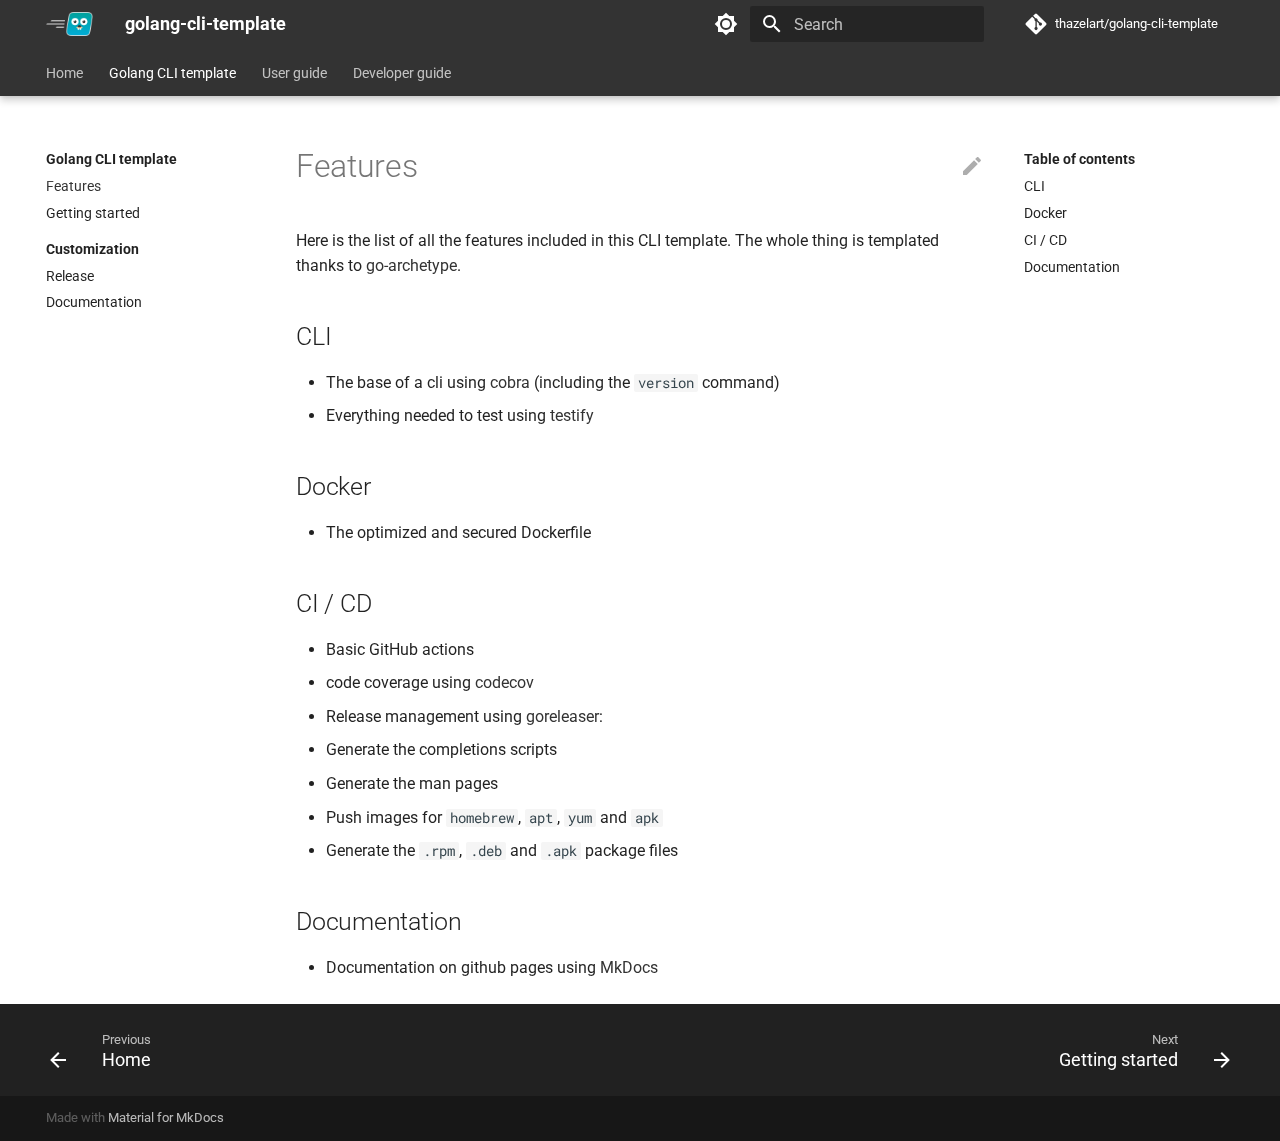
<file: golang-cli-template/features/index.html>
<!doctype html>
<html lang="en" class="no-js">
  <head>
    
      <meta charset="utf-8">
      <meta name="viewport" content="width=device-width,initial-scale=1">
      
      
      
        <link rel="canonical" href="https://thazelart.github.io/golang-cli-template/golang-cli-template/features/">
      
      <link rel="icon" href="../../assets/images/favicon.ico">
      <meta name="generator" content="mkdocs-1.4.2, mkdocs-material-8.5.10">
    
    
      
        <title>Features - golang-cli-template</title>
      
    
    
      <link rel="stylesheet" href="../../assets/stylesheets/main.472b142f.min.css">
      
        
        <link rel="stylesheet" href="../../assets/stylesheets/palette.08040f6c.min.css">
        
      
      

    
    
    
      
        
        
        <link rel="preconnect" href="https://fonts.gstatic.com" crossorigin>
        <link rel="stylesheet" href="https://fonts.googleapis.com/css?family=Roboto:300,300i,400,400i,700,700i%7CRoboto+Mono:400,400i,700,700i&display=fallback">
        <style>:root{--md-text-font:"Roboto";--md-code-font:"Roboto Mono"}</style>
      
    
    
      <link rel="stylesheet" href="../../assets/stylesheets/extra.css">
    
    <script>__md_scope=new URL("../..",location),__md_hash=e=>[...e].reduce((e,_)=>(e<<5)-e+_.charCodeAt(0),0),__md_get=(e,_=localStorage,t=__md_scope)=>JSON.parse(_.getItem(t.pathname+"."+e)),__md_set=(e,_,t=localStorage,a=__md_scope)=>{try{t.setItem(a.pathname+"."+e,JSON.stringify(_))}catch(e){}}</script>
    
      

    
    
    
  </head>
  
  
    
    
      
    
    
    
    
    <body dir="ltr" data-md-color-scheme="default" data-md-color-primary="333333" data-md-color-accent="333333">
  
    
    
      <script>var palette=__md_get("__palette");if(palette&&"object"==typeof palette.color)for(var key of Object.keys(palette.color))document.body.setAttribute("data-md-color-"+key,palette.color[key])</script>
    
    <input class="md-toggle" data-md-toggle="drawer" type="checkbox" id="__drawer" autocomplete="off">
    <input class="md-toggle" data-md-toggle="search" type="checkbox" id="__search" autocomplete="off">
    <label class="md-overlay" for="__drawer"></label>
    <div data-md-component="skip">
      
        
        <a href="#cli" class="md-skip">
          Skip to content
        </a>
      
    </div>
    <div data-md-component="announce">
      
    </div>
    
    
      

  

<header class="md-header md-header--lifted" data-md-component="header">
  <nav class="md-header__inner md-grid" aria-label="Header">
    <a href="../.." title="golang-cli-template" class="md-header__button md-logo" aria-label="golang-cli-template" data-md-component="logo">
      
  <img src="../../assets/images/logo.png" alt="logo">

    </a>
    <label class="md-header__button md-icon" for="__drawer">
      <svg xmlns="http://www.w3.org/2000/svg" viewBox="0 0 24 24"><path d="M3 6h18v2H3V6m0 5h18v2H3v-2m0 5h18v2H3v-2Z"/></svg>
    </label>
    <div class="md-header__title" data-md-component="header-title">
      <div class="md-header__ellipsis">
        <div class="md-header__topic">
          <span class="md-ellipsis">
            golang-cli-template
          </span>
        </div>
        <div class="md-header__topic" data-md-component="header-topic">
          <span class="md-ellipsis">
            
              Features
            
          </span>
        </div>
      </div>
    </div>
    
      <form class="md-header__option" data-md-component="palette">
        
          
          
          
          <input class="md-option" data-md-color-media="" data-md-color-scheme="default" data-md-color-primary="333333" data-md-color-accent="333333"  aria-label="Switch to dark mode"  type="radio" name="__palette" id="__palette_1">
          
            <label class="md-header__button md-icon" title="Switch to dark mode" for="__palette_2" hidden>
              <svg xmlns="http://www.w3.org/2000/svg" viewBox="0 0 24 24"><path d="M12 8a4 4 0 0 0-4 4 4 4 0 0 0 4 4 4 4 0 0 0 4-4 4 4 0 0 0-4-4m0 10a6 6 0 0 1-6-6 6 6 0 0 1 6-6 6 6 0 0 1 6 6 6 6 0 0 1-6 6m8-9.31V4h-4.69L12 .69 8.69 4H4v4.69L.69 12 4 15.31V20h4.69L12 23.31 15.31 20H20v-4.69L23.31 12 20 8.69Z"/></svg>
            </label>
          
        
          
          
          
          <input class="md-option" data-md-color-media="" data-md-color-scheme="slate" data-md-color-primary="#333333" data-md-color-accent="#333333"  aria-label="Switch to light mode"  type="radio" name="__palette" id="__palette_2">
          
            <label class="md-header__button md-icon" title="Switch to light mode" for="__palette_1" hidden>
              <svg xmlns="http://www.w3.org/2000/svg" viewBox="0 0 24 24"><path d="M9 2c-1.05 0-2.05.16-3 .46 4.06 1.27 7 5.04 7 9.54 0 4.5-2.94 8.27-7 9.54.95.3 1.95.46 3 .46a10 10 0 0 0 10-10A10 10 0 0 0 9 2Z"/></svg>
            </label>
          
        
      </form>
    
    
    
      <label class="md-header__button md-icon" for="__search">
        <svg xmlns="http://www.w3.org/2000/svg" viewBox="0 0 24 24"><path d="M9.5 3A6.5 6.5 0 0 1 16 9.5c0 1.61-.59 3.09-1.56 4.23l.27.27h.79l5 5-1.5 1.5-5-5v-.79l-.27-.27A6.516 6.516 0 0 1 9.5 16 6.5 6.5 0 0 1 3 9.5 6.5 6.5 0 0 1 9.5 3m0 2C7 5 5 7 5 9.5S7 14 9.5 14 14 12 14 9.5 12 5 9.5 5Z"/></svg>
      </label>
      <div class="md-search" data-md-component="search" role="dialog">
  <label class="md-search__overlay" for="__search"></label>
  <div class="md-search__inner" role="search">
    <form class="md-search__form" name="search">
      <input type="text" class="md-search__input" name="query" aria-label="Search" placeholder="Search" autocapitalize="off" autocorrect="off" autocomplete="off" spellcheck="false" data-md-component="search-query" required>
      <label class="md-search__icon md-icon" for="__search">
        <svg xmlns="http://www.w3.org/2000/svg" viewBox="0 0 24 24"><path d="M9.5 3A6.5 6.5 0 0 1 16 9.5c0 1.61-.59 3.09-1.56 4.23l.27.27h.79l5 5-1.5 1.5-5-5v-.79l-.27-.27A6.516 6.516 0 0 1 9.5 16 6.5 6.5 0 0 1 3 9.5 6.5 6.5 0 0 1 9.5 3m0 2C7 5 5 7 5 9.5S7 14 9.5 14 14 12 14 9.5 12 5 9.5 5Z"/></svg>
        <svg xmlns="http://www.w3.org/2000/svg" viewBox="0 0 24 24"><path d="M20 11v2H8l5.5 5.5-1.42 1.42L4.16 12l7.92-7.92L13.5 5.5 8 11h12Z"/></svg>
      </label>
      <nav class="md-search__options" aria-label="Search">
        
        <button type="reset" class="md-search__icon md-icon" title="Clear" aria-label="Clear" tabindex="-1">
          <svg xmlns="http://www.w3.org/2000/svg" viewBox="0 0 24 24"><path d="M19 6.41 17.59 5 12 10.59 6.41 5 5 6.41 10.59 12 5 17.59 6.41 19 12 13.41 17.59 19 19 17.59 13.41 12 19 6.41Z"/></svg>
        </button>
      </nav>
      
    </form>
    <div class="md-search__output">
      <div class="md-search__scrollwrap" data-md-scrollfix>
        <div class="md-search-result" data-md-component="search-result">
          <div class="md-search-result__meta">
            Initializing search
          </div>
          <ol class="md-search-result__list"></ol>
        </div>
      </div>
    </div>
  </div>
</div>
    
    
      <div class="md-header__source">
        <a href="https://github.com/thazelart/golang-cli-template" title="Go to repository" class="md-source" data-md-component="source">
  <div class="md-source__icon md-icon">
    
    <svg xmlns="http://www.w3.org/2000/svg" viewBox="0 0 448 512"><!--! Font Awesome Free 6.2.0 by @fontawesome - https://fontawesome.com License - https://fontawesome.com/license/free (Icons: CC BY 4.0, Fonts: SIL OFL 1.1, Code: MIT License) Copyright 2022 Fonticons, Inc.--><path d="M439.55 236.05 244 40.45a28.87 28.87 0 0 0-40.81 0l-40.66 40.63 51.52 51.52c27.06-9.14 52.68 16.77 43.39 43.68l49.66 49.66c34.23-11.8 61.18 31 35.47 56.69-26.49 26.49-70.21-2.87-56-37.34L240.22 199v121.85c25.3 12.54 22.26 41.85 9.08 55a34.34 34.34 0 0 1-48.55 0c-17.57-17.6-11.07-46.91 11.25-56v-123c-20.8-8.51-24.6-30.74-18.64-45L142.57 101 8.45 235.14a28.86 28.86 0 0 0 0 40.81l195.61 195.6a28.86 28.86 0 0 0 40.8 0l194.69-194.69a28.86 28.86 0 0 0 0-40.81z"/></svg>
  </div>
  <div class="md-source__repository">
    thazelart/golang-cli-template
  </div>
</a>
      </div>
    
  </nav>
  
    
      
<nav class="md-tabs" aria-label="Tabs" data-md-component="tabs">
  <div class="md-tabs__inner md-grid">
    <ul class="md-tabs__list">
      
        
  
  


  <li class="md-tabs__item">
    <a href="../.." class="md-tabs__link">
      Home
    </a>
  </li>

      
        
  
  
    
  


  
  
  
    <li class="md-tabs__item">
      <a href="./" class="md-tabs__link md-tabs__link--active">
        Golang CLI template
      </a>
    </li>
  

      
        
  
  


  
  
  
    <li class="md-tabs__item">
      <a href="../../user-guide/getting-started/" class="md-tabs__link">
        User guide
      </a>
    </li>
  

      
        
  
  


  
  
  
    <li class="md-tabs__item">
      <a href="../../dev-guide/code_of_conduct/" class="md-tabs__link">
        Developer guide
      </a>
    </li>
  

      
    </ul>
  </div>
</nav>
    
  
</header>
    
    <div class="md-container" data-md-component="container">
      
      
        
      
      <main class="md-main" data-md-component="main">
        <div class="md-main__inner md-grid">
          
            
              
              <div class="md-sidebar md-sidebar--primary" data-md-component="sidebar" data-md-type="navigation" >
                <div class="md-sidebar__scrollwrap">
                  <div class="md-sidebar__inner">
                    

  


<nav class="md-nav md-nav--primary md-nav--lifted" aria-label="Navigation" data-md-level="0">
  <label class="md-nav__title" for="__drawer">
    <a href="../.." title="golang-cli-template" class="md-nav__button md-logo" aria-label="golang-cli-template" data-md-component="logo">
      
  <img src="../../assets/images/logo.png" alt="logo">

    </a>
    golang-cli-template
  </label>
  
    <div class="md-nav__source">
      <a href="https://github.com/thazelart/golang-cli-template" title="Go to repository" class="md-source" data-md-component="source">
  <div class="md-source__icon md-icon">
    
    <svg xmlns="http://www.w3.org/2000/svg" viewBox="0 0 448 512"><!--! Font Awesome Free 6.2.0 by @fontawesome - https://fontawesome.com License - https://fontawesome.com/license/free (Icons: CC BY 4.0, Fonts: SIL OFL 1.1, Code: MIT License) Copyright 2022 Fonticons, Inc.--><path d="M439.55 236.05 244 40.45a28.87 28.87 0 0 0-40.81 0l-40.66 40.63 51.52 51.52c27.06-9.14 52.68 16.77 43.39 43.68l49.66 49.66c34.23-11.8 61.18 31 35.47 56.69-26.49 26.49-70.21-2.87-56-37.34L240.22 199v121.85c25.3 12.54 22.26 41.85 9.08 55a34.34 34.34 0 0 1-48.55 0c-17.57-17.6-11.07-46.91 11.25-56v-123c-20.8-8.51-24.6-30.74-18.64-45L142.57 101 8.45 235.14a28.86 28.86 0 0 0 0 40.81l195.61 195.6a28.86 28.86 0 0 0 40.8 0l194.69-194.69a28.86 28.86 0 0 0 0-40.81z"/></svg>
  </div>
  <div class="md-source__repository">
    thazelart/golang-cli-template
  </div>
</a>
    </div>
  
  <ul class="md-nav__list" data-md-scrollfix>
    
      
      
      

  
  
  
    <li class="md-nav__item">
      <a href="../.." class="md-nav__link">
        Home
      </a>
    </li>
  

    
      
      
      

  
  
    
  
  
    
    <li class="md-nav__item md-nav__item--active md-nav__item--nested">
      
      
        <input class="md-nav__toggle md-toggle" data-md-toggle="__nav_2" type="checkbox" id="__nav_2" checked>
      
      
      
        
          
        
          
        
          
        
      
      
        <label class="md-nav__link" for="__nav_2">
          Golang CLI template
          <span class="md-nav__icon md-icon"></span>
        </label>
      
      <nav class="md-nav" aria-label="Golang CLI template" data-md-level="1">
        <label class="md-nav__title" for="__nav_2">
          <span class="md-nav__icon md-icon"></span>
          Golang CLI template
        </label>
        <ul class="md-nav__list" data-md-scrollfix>
          
            
              
  
  
    
  
  
    <li class="md-nav__item md-nav__item--active">
      
      <input class="md-nav__toggle md-toggle" data-md-toggle="toc" type="checkbox" id="__toc">
      
      
      
        <label class="md-nav__link md-nav__link--active" for="__toc">
          Features
          <span class="md-nav__icon md-icon"></span>
        </label>
      
      <a href="./" class="md-nav__link md-nav__link--active">
        Features
      </a>
      
        

<nav class="md-nav md-nav--secondary" aria-label="Table of contents">
  
  
  
  
    <label class="md-nav__title" for="__toc">
      <span class="md-nav__icon md-icon"></span>
      Table of contents
    </label>
    <ul class="md-nav__list" data-md-component="toc" data-md-scrollfix>
      
        <li class="md-nav__item">
  <a href="#cli" class="md-nav__link">
    CLI
  </a>
  
</li>
      
        <li class="md-nav__item">
  <a href="#docker" class="md-nav__link">
    Docker
  </a>
  
</li>
      
        <li class="md-nav__item">
  <a href="#ci-cd" class="md-nav__link">
    CI / CD
  </a>
  
</li>
      
        <li class="md-nav__item">
  <a href="#documentation" class="md-nav__link">
    Documentation
  </a>
  
</li>
      
    </ul>
  
</nav>
      
    </li>
  

            
          
            
              
  
  
  
    <li class="md-nav__item">
      <a href="../getting-started/" class="md-nav__link">
        Getting started
      </a>
    </li>
  

            
          
            
              
  
  
  
    
      
    
    <li class="md-nav__item md-nav__item--section md-nav__item--nested">
      
      
        <input class="md-nav__toggle md-toggle" data-md-toggle="__nav_2_3" type="checkbox" id="__nav_2_3" >
      
      
      
        
          
        
          
        
      
      
        <label class="md-nav__link" for="__nav_2_3">
          Customization
          <span class="md-nav__icon md-icon"></span>
        </label>
      
      <nav class="md-nav" aria-label="Customization" data-md-level="2">
        <label class="md-nav__title" for="__nav_2_3">
          <span class="md-nav__icon md-icon"></span>
          Customization
        </label>
        <ul class="md-nav__list" data-md-scrollfix>
          
            
              
  
  
  
    <li class="md-nav__item">
      <a href="../customization/release/" class="md-nav__link">
        Release
      </a>
    </li>
  

            
          
            
              
  
  
  
    <li class="md-nav__item">
      <a href="../customization/doc/" class="md-nav__link">
        Documentation
      </a>
    </li>
  

            
          
        </ul>
      </nav>
    </li>
  

            
          
        </ul>
      </nav>
    </li>
  

    
      
      
      

  
  
  
    
    <li class="md-nav__item md-nav__item--nested">
      
      
        <input class="md-nav__toggle md-toggle" data-md-toggle="__nav_3" type="checkbox" id="__nav_3" >
      
      
      
        
          
        
          
        
      
      
        <label class="md-nav__link" for="__nav_3">
          User guide
          <span class="md-nav__icon md-icon"></span>
        </label>
      
      <nav class="md-nav" aria-label="User guide" data-md-level="1">
        <label class="md-nav__title" for="__nav_3">
          <span class="md-nav__icon md-icon"></span>
          User guide
        </label>
        <ul class="md-nav__list" data-md-scrollfix>
          
            
              
  
  
  
    <li class="md-nav__item">
      <a href="../../user-guide/getting-started/" class="md-nav__link">
        Installation
      </a>
    </li>
  

            
          
            
              
  
  
  
    
      
    
    <li class="md-nav__item md-nav__item--section md-nav__item--nested">
      
      
        <input class="md-nav__toggle md-toggle" data-md-toggle="__nav_3_2" type="checkbox" id="__nav_3_2" >
      
      
      
        
          
        
      
      
        <label class="md-nav__link" for="__nav_3_2">
          Commands
          <span class="md-nav__icon md-icon"></span>
        </label>
      
      <nav class="md-nav" aria-label="Commands" data-md-level="2">
        <label class="md-nav__title" for="__nav_3_2">
          <span class="md-nav__icon md-icon"></span>
          Commands
        </label>
        <ul class="md-nav__list" data-md-scrollfix>
          
            
              
  
  
  
    <li class="md-nav__item">
      <a href="../../user-guide/commands/version/" class="md-nav__link">
        Version
      </a>
    </li>
  

            
          
        </ul>
      </nav>
    </li>
  

            
          
        </ul>
      </nav>
    </li>
  

    
      
      
      

  
  
  
    
    <li class="md-nav__item md-nav__item--nested">
      
      
        <input class="md-nav__toggle md-toggle" data-md-toggle="__nav_4" type="checkbox" id="__nav_4" >
      
      
      
        
          
        
          
        
      
      
        <label class="md-nav__link" for="__nav_4">
          Developer guide
          <span class="md-nav__icon md-icon"></span>
        </label>
      
      <nav class="md-nav" aria-label="Developer guide" data-md-level="1">
        <label class="md-nav__title" for="__nav_4">
          <span class="md-nav__icon md-icon"></span>
          Developer guide
        </label>
        <ul class="md-nav__list" data-md-scrollfix>
          
            
              
  
  
  
    <li class="md-nav__item">
      <a href="../../dev-guide/code_of_conduct/" class="md-nav__link">
        Code of conduct
      </a>
    </li>
  

            
          
            
              
  
  
  
    <li class="md-nav__item">
      <a href="../../dev-guide/contributing/" class="md-nav__link">
        Contributing
      </a>
    </li>
  

            
          
        </ul>
      </nav>
    </li>
  

    
  </ul>
</nav>
                  </div>
                </div>
              </div>
            
            
              
              <div class="md-sidebar md-sidebar--secondary" data-md-component="sidebar" data-md-type="toc" >
                <div class="md-sidebar__scrollwrap">
                  <div class="md-sidebar__inner">
                    

<nav class="md-nav md-nav--secondary" aria-label="Table of contents">
  
  
  
  
    <label class="md-nav__title" for="__toc">
      <span class="md-nav__icon md-icon"></span>
      Table of contents
    </label>
    <ul class="md-nav__list" data-md-component="toc" data-md-scrollfix>
      
        <li class="md-nav__item">
  <a href="#cli" class="md-nav__link">
    CLI
  </a>
  
</li>
      
        <li class="md-nav__item">
  <a href="#docker" class="md-nav__link">
    Docker
  </a>
  
</li>
      
        <li class="md-nav__item">
  <a href="#ci-cd" class="md-nav__link">
    CI / CD
  </a>
  
</li>
      
        <li class="md-nav__item">
  <a href="#documentation" class="md-nav__link">
    Documentation
  </a>
  
</li>
      
    </ul>
  
</nav>
                  </div>
                </div>
              </div>
            
          
          
            <div class="md-content" data-md-component="content">
              <article class="md-content__inner md-typeset">
                
                  

  <a href="https://github.com/thazelart/golang-cli-template/edit/master/docs/golang-cli-template/features.md" title="Edit this page" class="md-content__button md-icon">
    
    <svg xmlns="http://www.w3.org/2000/svg" viewBox="0 0 24 24"><path d="M20.71 7.04c.39-.39.39-1.04 0-1.41l-2.34-2.34c-.37-.39-1.02-.39-1.41 0l-1.84 1.83 3.75 3.75M3 17.25V21h3.75L17.81 9.93l-3.75-3.75L3 17.25Z"/></svg>
  </a>


  <h1>Features</h1>

<p>Here is the list of all the features included in this CLI template. The whole thing is templated thanks to <a href="https://github.com/rantav/go-archetype">go-archetype</a>.</p>
<h2 id="cli">CLI</h2>
<ul>
<li>The base of a cli using <a href="https://github.com/spf13/cobra">cobra</a> (including the <code>version</code> command)</li>
<li>Everything needed to test using <a href="https://github.com/stretchr/testify">testify</a></li>
</ul>
<h2 id="docker">Docker</h2>
<ul>
<li>The optimized and secured Dockerfile</li>
</ul>
<h2 id="ci-cd">CI / CD</h2>
<ul>
<li>Basic GitHub actions</li>
<li>
<p>code coverage using <a href="https://codecov.io">codecov</a></p>
</li>
<li>
<p>Release management using <a href="https://goreleaser.com/">goreleaser</a>:</p>
</li>
<li>Generate the completions scripts</li>
<li>Generate the man pages</li>
<li>Push images for <code>homebrew</code>, <code>apt</code>, <code>yum</code> and <code>apk</code></li>
<li>Generate the <code>.rpm</code>, <code>.deb</code> and <code>.apk</code> package files</li>
</ul>
<h2 id="documentation">Documentation</h2>
<ul>
<li>Documentation on github pages using <a href="https://www.mkdocs.org/">MkDocs</a></li>
</ul>





                
              </article>
            </div>
          
          
        </div>
        
      </main>
      
        <footer class="md-footer">
  
    
    <nav class="md-footer__inner md-grid" aria-label="Footer" >
      
        
        <a href="../.." class="md-footer__link md-footer__link--prev" aria-label="Previous: Home" rel="prev">
          <div class="md-footer__button md-icon">
            <svg xmlns="http://www.w3.org/2000/svg" viewBox="0 0 24 24"><path d="M20 11v2H8l5.5 5.5-1.42 1.42L4.16 12l7.92-7.92L13.5 5.5 8 11h12Z"/></svg>
          </div>
          <div class="md-footer__title">
            <div class="md-ellipsis">
              <span class="md-footer__direction">
                Previous
              </span>
              Home
            </div>
          </div>
        </a>
      
      
        
        <a href="../getting-started/" class="md-footer__link md-footer__link--next" aria-label="Next: Getting started" rel="next">
          <div class="md-footer__title">
            <div class="md-ellipsis">
              <span class="md-footer__direction">
                Next
              </span>
              Getting started
            </div>
          </div>
          <div class="md-footer__button md-icon">
            <svg xmlns="http://www.w3.org/2000/svg" viewBox="0 0 24 24"><path d="M4 11v2h12l-5.5 5.5 1.42 1.42L19.84 12l-7.92-7.92L10.5 5.5 16 11H4Z"/></svg>
          </div>
        </a>
      
    </nav>
  
  <div class="md-footer-meta md-typeset">
    <div class="md-footer-meta__inner md-grid">
      <div class="md-copyright">
  
  
    Made with
    <a href="https://squidfunk.github.io/mkdocs-material/" target="_blank" rel="noopener">
      Material for MkDocs
    </a>
  
</div>
      
    </div>
  </div>
</footer>
      
    </div>
    <div class="md-dialog" data-md-component="dialog">
      <div class="md-dialog__inner md-typeset"></div>
    </div>
    
    <script id="__config" type="application/json">{"base": "../..", "features": ["navigation.indexes", "navigation.sections", "navigation.instant", "navigation.tabs", "navigation.tabs.sticky"], "search": "../../assets/javascripts/workers/search.16e2a7d4.min.js", "translations": {"clipboard.copied": "Copied to clipboard", "clipboard.copy": "Copy to clipboard", "search.config.lang": "en", "search.config.pipeline": "trimmer, stopWordFilter", "search.config.separator": "[\\s\\-]+", "search.placeholder": "Search", "search.result.more.one": "1 more on this page", "search.result.more.other": "# more on this page", "search.result.none": "No matching documents", "search.result.one": "1 matching document", "search.result.other": "# matching documents", "search.result.placeholder": "Type to start searching", "search.result.term.missing": "Missing", "select.version.title": "Select version"}}</script>
    
    
      <script src="../../assets/javascripts/bundle.d6c3db9e.min.js"></script>
      
    
  </body>
</html>
</file>
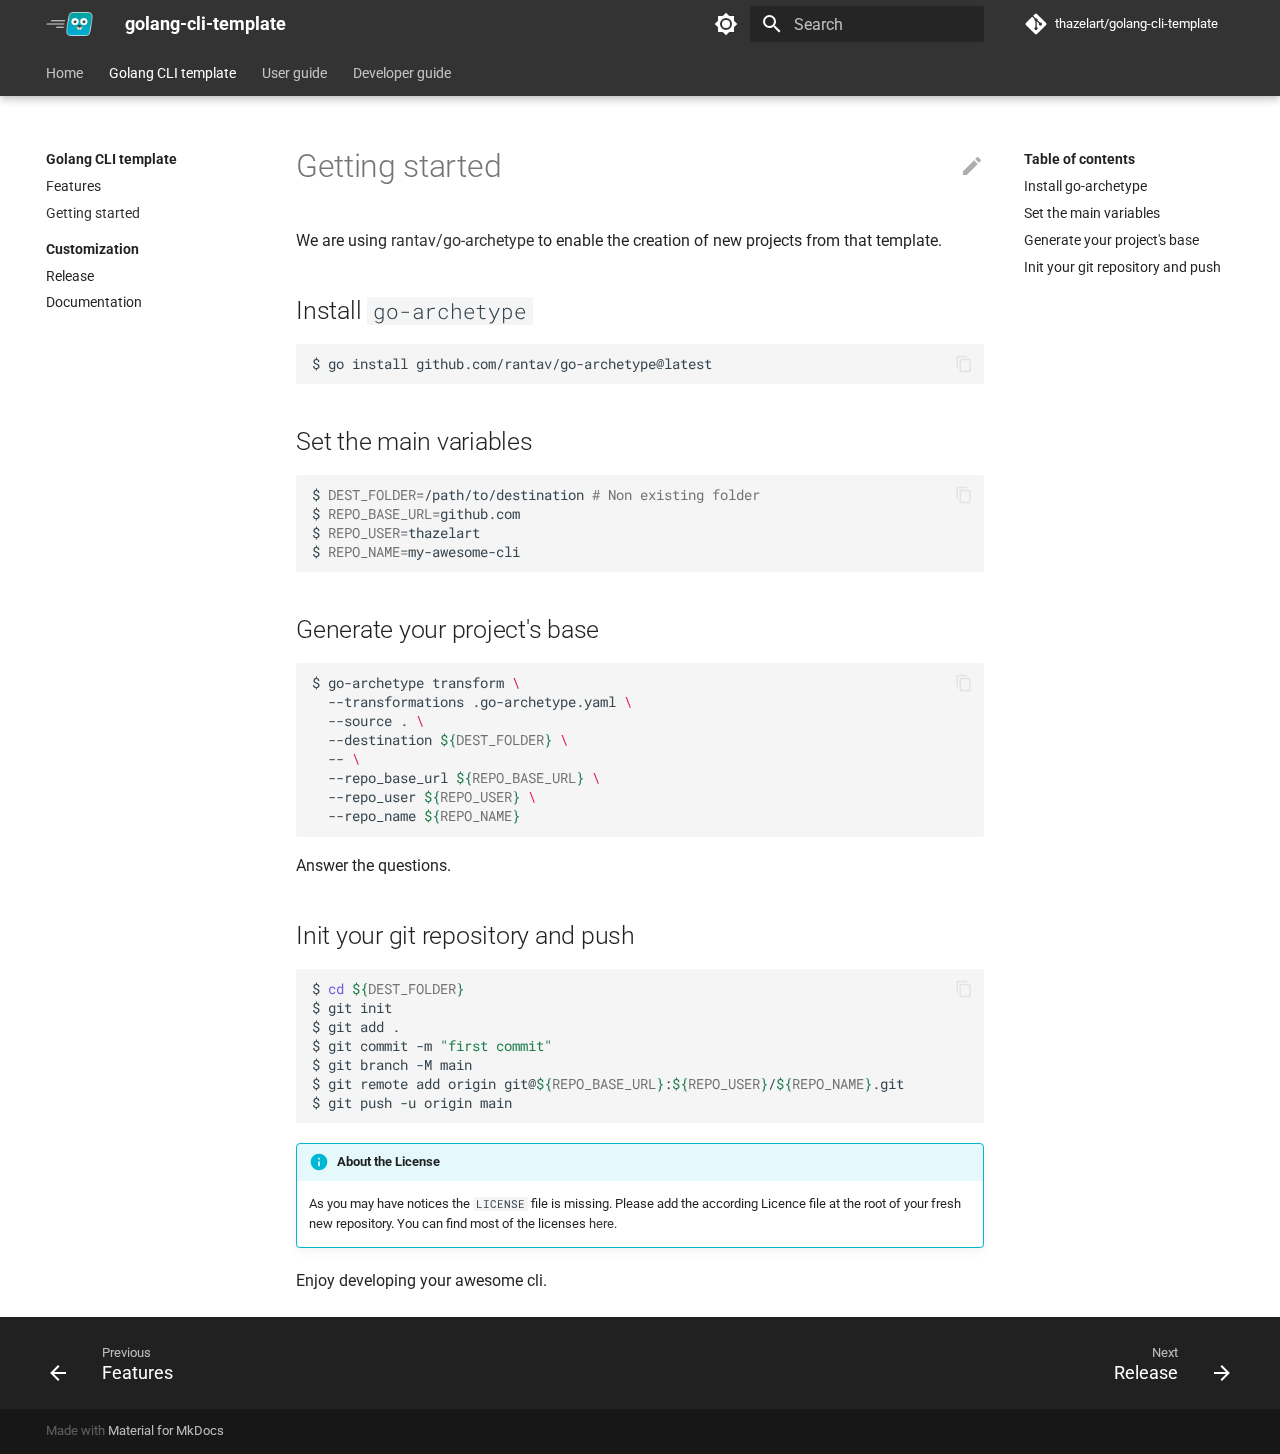
<file: golang-cli-template/getting-started/index.html>
<!doctype html>
<html lang="en" class="no-js">
  <head>
    
      <meta charset="utf-8">
      <meta name="viewport" content="width=device-width,initial-scale=1">
      
      
      
        <link rel="canonical" href="https://thazelart.github.io/golang-cli-template/golang-cli-template/getting-started/">
      
      <link rel="icon" href="../../assets/images/favicon.ico">
      <meta name="generator" content="mkdocs-1.4.2, mkdocs-material-8.5.10">
    
    
      
        <title>Getting started - golang-cli-template</title>
      
    
    
      <link rel="stylesheet" href="../../assets/stylesheets/main.472b142f.min.css">
      
        
        <link rel="stylesheet" href="../../assets/stylesheets/palette.08040f6c.min.css">
        
      
      

    
    
    
      
        
        
        <link rel="preconnect" href="https://fonts.gstatic.com" crossorigin>
        <link rel="stylesheet" href="https://fonts.googleapis.com/css?family=Roboto:300,300i,400,400i,700,700i%7CRoboto+Mono:400,400i,700,700i&display=fallback">
        <style>:root{--md-text-font:"Roboto";--md-code-font:"Roboto Mono"}</style>
      
    
    
      <link rel="stylesheet" href="../../assets/stylesheets/extra.css">
    
    <script>__md_scope=new URL("../..",location),__md_hash=e=>[...e].reduce((e,_)=>(e<<5)-e+_.charCodeAt(0),0),__md_get=(e,_=localStorage,t=__md_scope)=>JSON.parse(_.getItem(t.pathname+"."+e)),__md_set=(e,_,t=localStorage,a=__md_scope)=>{try{t.setItem(a.pathname+"."+e,JSON.stringify(_))}catch(e){}}</script>
    
      

    
    
    
  </head>
  
  
    
    
      
    
    
    
    
    <body dir="ltr" data-md-color-scheme="default" data-md-color-primary="333333" data-md-color-accent="333333">
  
    
    
      <script>var palette=__md_get("__palette");if(palette&&"object"==typeof palette.color)for(var key of Object.keys(palette.color))document.body.setAttribute("data-md-color-"+key,palette.color[key])</script>
    
    <input class="md-toggle" data-md-toggle="drawer" type="checkbox" id="__drawer" autocomplete="off">
    <input class="md-toggle" data-md-toggle="search" type="checkbox" id="__search" autocomplete="off">
    <label class="md-overlay" for="__drawer"></label>
    <div data-md-component="skip">
      
        
        <a href="#install-go-archetype" class="md-skip">
          Skip to content
        </a>
      
    </div>
    <div data-md-component="announce">
      
    </div>
    
    
      

  

<header class="md-header md-header--lifted" data-md-component="header">
  <nav class="md-header__inner md-grid" aria-label="Header">
    <a href="../.." title="golang-cli-template" class="md-header__button md-logo" aria-label="golang-cli-template" data-md-component="logo">
      
  <img src="../../assets/images/logo.png" alt="logo">

    </a>
    <label class="md-header__button md-icon" for="__drawer">
      <svg xmlns="http://www.w3.org/2000/svg" viewBox="0 0 24 24"><path d="M3 6h18v2H3V6m0 5h18v2H3v-2m0 5h18v2H3v-2Z"/></svg>
    </label>
    <div class="md-header__title" data-md-component="header-title">
      <div class="md-header__ellipsis">
        <div class="md-header__topic">
          <span class="md-ellipsis">
            golang-cli-template
          </span>
        </div>
        <div class="md-header__topic" data-md-component="header-topic">
          <span class="md-ellipsis">
            
              Getting started
            
          </span>
        </div>
      </div>
    </div>
    
      <form class="md-header__option" data-md-component="palette">
        
          
          
          
          <input class="md-option" data-md-color-media="" data-md-color-scheme="default" data-md-color-primary="333333" data-md-color-accent="333333"  aria-label="Switch to dark mode"  type="radio" name="__palette" id="__palette_1">
          
            <label class="md-header__button md-icon" title="Switch to dark mode" for="__palette_2" hidden>
              <svg xmlns="http://www.w3.org/2000/svg" viewBox="0 0 24 24"><path d="M12 8a4 4 0 0 0-4 4 4 4 0 0 0 4 4 4 4 0 0 0 4-4 4 4 0 0 0-4-4m0 10a6 6 0 0 1-6-6 6 6 0 0 1 6-6 6 6 0 0 1 6 6 6 6 0 0 1-6 6m8-9.31V4h-4.69L12 .69 8.69 4H4v4.69L.69 12 4 15.31V20h4.69L12 23.31 15.31 20H20v-4.69L23.31 12 20 8.69Z"/></svg>
            </label>
          
        
          
          
          
          <input class="md-option" data-md-color-media="" data-md-color-scheme="slate" data-md-color-primary="#333333" data-md-color-accent="#333333"  aria-label="Switch to light mode"  type="radio" name="__palette" id="__palette_2">
          
            <label class="md-header__button md-icon" title="Switch to light mode" for="__palette_1" hidden>
              <svg xmlns="http://www.w3.org/2000/svg" viewBox="0 0 24 24"><path d="M9 2c-1.05 0-2.05.16-3 .46 4.06 1.27 7 5.04 7 9.54 0 4.5-2.94 8.27-7 9.54.95.3 1.95.46 3 .46a10 10 0 0 0 10-10A10 10 0 0 0 9 2Z"/></svg>
            </label>
          
        
      </form>
    
    
    
      <label class="md-header__button md-icon" for="__search">
        <svg xmlns="http://www.w3.org/2000/svg" viewBox="0 0 24 24"><path d="M9.5 3A6.5 6.5 0 0 1 16 9.5c0 1.61-.59 3.09-1.56 4.23l.27.27h.79l5 5-1.5 1.5-5-5v-.79l-.27-.27A6.516 6.516 0 0 1 9.5 16 6.5 6.5 0 0 1 3 9.5 6.5 6.5 0 0 1 9.5 3m0 2C7 5 5 7 5 9.5S7 14 9.5 14 14 12 14 9.5 12 5 9.5 5Z"/></svg>
      </label>
      <div class="md-search" data-md-component="search" role="dialog">
  <label class="md-search__overlay" for="__search"></label>
  <div class="md-search__inner" role="search">
    <form class="md-search__form" name="search">
      <input type="text" class="md-search__input" name="query" aria-label="Search" placeholder="Search" autocapitalize="off" autocorrect="off" autocomplete="off" spellcheck="false" data-md-component="search-query" required>
      <label class="md-search__icon md-icon" for="__search">
        <svg xmlns="http://www.w3.org/2000/svg" viewBox="0 0 24 24"><path d="M9.5 3A6.5 6.5 0 0 1 16 9.5c0 1.61-.59 3.09-1.56 4.23l.27.27h.79l5 5-1.5 1.5-5-5v-.79l-.27-.27A6.516 6.516 0 0 1 9.5 16 6.5 6.5 0 0 1 3 9.5 6.5 6.5 0 0 1 9.5 3m0 2C7 5 5 7 5 9.5S7 14 9.5 14 14 12 14 9.5 12 5 9.5 5Z"/></svg>
        <svg xmlns="http://www.w3.org/2000/svg" viewBox="0 0 24 24"><path d="M20 11v2H8l5.5 5.5-1.42 1.42L4.16 12l7.92-7.92L13.5 5.5 8 11h12Z"/></svg>
      </label>
      <nav class="md-search__options" aria-label="Search">
        
        <button type="reset" class="md-search__icon md-icon" title="Clear" aria-label="Clear" tabindex="-1">
          <svg xmlns="http://www.w3.org/2000/svg" viewBox="0 0 24 24"><path d="M19 6.41 17.59 5 12 10.59 6.41 5 5 6.41 10.59 12 5 17.59 6.41 19 12 13.41 17.59 19 19 17.59 13.41 12 19 6.41Z"/></svg>
        </button>
      </nav>
      
    </form>
    <div class="md-search__output">
      <div class="md-search__scrollwrap" data-md-scrollfix>
        <div class="md-search-result" data-md-component="search-result">
          <div class="md-search-result__meta">
            Initializing search
          </div>
          <ol class="md-search-result__list"></ol>
        </div>
      </div>
    </div>
  </div>
</div>
    
    
      <div class="md-header__source">
        <a href="https://github.com/thazelart/golang-cli-template" title="Go to repository" class="md-source" data-md-component="source">
  <div class="md-source__icon md-icon">
    
    <svg xmlns="http://www.w3.org/2000/svg" viewBox="0 0 448 512"><!--! Font Awesome Free 6.2.0 by @fontawesome - https://fontawesome.com License - https://fontawesome.com/license/free (Icons: CC BY 4.0, Fonts: SIL OFL 1.1, Code: MIT License) Copyright 2022 Fonticons, Inc.--><path d="M439.55 236.05 244 40.45a28.87 28.87 0 0 0-40.81 0l-40.66 40.63 51.52 51.52c27.06-9.14 52.68 16.77 43.39 43.68l49.66 49.66c34.23-11.8 61.18 31 35.47 56.69-26.49 26.49-70.21-2.87-56-37.34L240.22 199v121.85c25.3 12.54 22.26 41.85 9.08 55a34.34 34.34 0 0 1-48.55 0c-17.57-17.6-11.07-46.91 11.25-56v-123c-20.8-8.51-24.6-30.74-18.64-45L142.57 101 8.45 235.14a28.86 28.86 0 0 0 0 40.81l195.61 195.6a28.86 28.86 0 0 0 40.8 0l194.69-194.69a28.86 28.86 0 0 0 0-40.81z"/></svg>
  </div>
  <div class="md-source__repository">
    thazelart/golang-cli-template
  </div>
</a>
      </div>
    
  </nav>
  
    
      
<nav class="md-tabs" aria-label="Tabs" data-md-component="tabs">
  <div class="md-tabs__inner md-grid">
    <ul class="md-tabs__list">
      
        
  
  


  <li class="md-tabs__item">
    <a href="../.." class="md-tabs__link">
      Home
    </a>
  </li>

      
        
  
  
    
  


  
  
  
    <li class="md-tabs__item">
      <a href="../features/" class="md-tabs__link md-tabs__link--active">
        Golang CLI template
      </a>
    </li>
  

      
        
  
  


  
  
  
    <li class="md-tabs__item">
      <a href="../../user-guide/getting-started/" class="md-tabs__link">
        User guide
      </a>
    </li>
  

      
        
  
  


  
  
  
    <li class="md-tabs__item">
      <a href="../../dev-guide/code_of_conduct/" class="md-tabs__link">
        Developer guide
      </a>
    </li>
  

      
    </ul>
  </div>
</nav>
    
  
</header>
    
    <div class="md-container" data-md-component="container">
      
      
        
      
      <main class="md-main" data-md-component="main">
        <div class="md-main__inner md-grid">
          
            
              
              <div class="md-sidebar md-sidebar--primary" data-md-component="sidebar" data-md-type="navigation" >
                <div class="md-sidebar__scrollwrap">
                  <div class="md-sidebar__inner">
                    

  


<nav class="md-nav md-nav--primary md-nav--lifted" aria-label="Navigation" data-md-level="0">
  <label class="md-nav__title" for="__drawer">
    <a href="../.." title="golang-cli-template" class="md-nav__button md-logo" aria-label="golang-cli-template" data-md-component="logo">
      
  <img src="../../assets/images/logo.png" alt="logo">

    </a>
    golang-cli-template
  </label>
  
    <div class="md-nav__source">
      <a href="https://github.com/thazelart/golang-cli-template" title="Go to repository" class="md-source" data-md-component="source">
  <div class="md-source__icon md-icon">
    
    <svg xmlns="http://www.w3.org/2000/svg" viewBox="0 0 448 512"><!--! Font Awesome Free 6.2.0 by @fontawesome - https://fontawesome.com License - https://fontawesome.com/license/free (Icons: CC BY 4.0, Fonts: SIL OFL 1.1, Code: MIT License) Copyright 2022 Fonticons, Inc.--><path d="M439.55 236.05 244 40.45a28.87 28.87 0 0 0-40.81 0l-40.66 40.63 51.52 51.52c27.06-9.14 52.68 16.77 43.39 43.68l49.66 49.66c34.23-11.8 61.18 31 35.47 56.69-26.49 26.49-70.21-2.87-56-37.34L240.22 199v121.85c25.3 12.54 22.26 41.85 9.08 55a34.34 34.34 0 0 1-48.55 0c-17.57-17.6-11.07-46.91 11.25-56v-123c-20.8-8.51-24.6-30.74-18.64-45L142.57 101 8.45 235.14a28.86 28.86 0 0 0 0 40.81l195.61 195.6a28.86 28.86 0 0 0 40.8 0l194.69-194.69a28.86 28.86 0 0 0 0-40.81z"/></svg>
  </div>
  <div class="md-source__repository">
    thazelart/golang-cli-template
  </div>
</a>
    </div>
  
  <ul class="md-nav__list" data-md-scrollfix>
    
      
      
      

  
  
  
    <li class="md-nav__item">
      <a href="../.." class="md-nav__link">
        Home
      </a>
    </li>
  

    
      
      
      

  
  
    
  
  
    
    <li class="md-nav__item md-nav__item--active md-nav__item--nested">
      
      
        <input class="md-nav__toggle md-toggle" data-md-toggle="__nav_2" type="checkbox" id="__nav_2" checked>
      
      
      
        
          
        
          
        
          
        
      
      
        <label class="md-nav__link" for="__nav_2">
          Golang CLI template
          <span class="md-nav__icon md-icon"></span>
        </label>
      
      <nav class="md-nav" aria-label="Golang CLI template" data-md-level="1">
        <label class="md-nav__title" for="__nav_2">
          <span class="md-nav__icon md-icon"></span>
          Golang CLI template
        </label>
        <ul class="md-nav__list" data-md-scrollfix>
          
            
              
  
  
  
    <li class="md-nav__item">
      <a href="../features/" class="md-nav__link">
        Features
      </a>
    </li>
  

            
          
            
              
  
  
    
  
  
    <li class="md-nav__item md-nav__item--active">
      
      <input class="md-nav__toggle md-toggle" data-md-toggle="toc" type="checkbox" id="__toc">
      
      
      
        <label class="md-nav__link md-nav__link--active" for="__toc">
          Getting started
          <span class="md-nav__icon md-icon"></span>
        </label>
      
      <a href="./" class="md-nav__link md-nav__link--active">
        Getting started
      </a>
      
        

<nav class="md-nav md-nav--secondary" aria-label="Table of contents">
  
  
  
  
    <label class="md-nav__title" for="__toc">
      <span class="md-nav__icon md-icon"></span>
      Table of contents
    </label>
    <ul class="md-nav__list" data-md-component="toc" data-md-scrollfix>
      
        <li class="md-nav__item">
  <a href="#install-go-archetype" class="md-nav__link">
    Install go-archetype
  </a>
  
</li>
      
        <li class="md-nav__item">
  <a href="#set-the-main-variables" class="md-nav__link">
    Set the main variables
  </a>
  
</li>
      
        <li class="md-nav__item">
  <a href="#generate-your-projects-base" class="md-nav__link">
    Generate your project's base
  </a>
  
</li>
      
        <li class="md-nav__item">
  <a href="#init-your-git-repository-and-push" class="md-nav__link">
    Init your git repository and push
  </a>
  
</li>
      
    </ul>
  
</nav>
      
    </li>
  

            
          
            
              
  
  
  
    
      
    
    <li class="md-nav__item md-nav__item--section md-nav__item--nested">
      
      
        <input class="md-nav__toggle md-toggle" data-md-toggle="__nav_2_3" type="checkbox" id="__nav_2_3" >
      
      
      
        
          
        
          
        
      
      
        <label class="md-nav__link" for="__nav_2_3">
          Customization
          <span class="md-nav__icon md-icon"></span>
        </label>
      
      <nav class="md-nav" aria-label="Customization" data-md-level="2">
        <label class="md-nav__title" for="__nav_2_3">
          <span class="md-nav__icon md-icon"></span>
          Customization
        </label>
        <ul class="md-nav__list" data-md-scrollfix>
          
            
              
  
  
  
    <li class="md-nav__item">
      <a href="../customization/release/" class="md-nav__link">
        Release
      </a>
    </li>
  

            
          
            
              
  
  
  
    <li class="md-nav__item">
      <a href="../customization/doc/" class="md-nav__link">
        Documentation
      </a>
    </li>
  

            
          
        </ul>
      </nav>
    </li>
  

            
          
        </ul>
      </nav>
    </li>
  

    
      
      
      

  
  
  
    
    <li class="md-nav__item md-nav__item--nested">
      
      
        <input class="md-nav__toggle md-toggle" data-md-toggle="__nav_3" type="checkbox" id="__nav_3" >
      
      
      
        
          
        
          
        
      
      
        <label class="md-nav__link" for="__nav_3">
          User guide
          <span class="md-nav__icon md-icon"></span>
        </label>
      
      <nav class="md-nav" aria-label="User guide" data-md-level="1">
        <label class="md-nav__title" for="__nav_3">
          <span class="md-nav__icon md-icon"></span>
          User guide
        </label>
        <ul class="md-nav__list" data-md-scrollfix>
          
            
              
  
  
  
    <li class="md-nav__item">
      <a href="../../user-guide/getting-started/" class="md-nav__link">
        Installation
      </a>
    </li>
  

            
          
            
              
  
  
  
    
      
    
    <li class="md-nav__item md-nav__item--section md-nav__item--nested">
      
      
        <input class="md-nav__toggle md-toggle" data-md-toggle="__nav_3_2" type="checkbox" id="__nav_3_2" >
      
      
      
        
          
        
      
      
        <label class="md-nav__link" for="__nav_3_2">
          Commands
          <span class="md-nav__icon md-icon"></span>
        </label>
      
      <nav class="md-nav" aria-label="Commands" data-md-level="2">
        <label class="md-nav__title" for="__nav_3_2">
          <span class="md-nav__icon md-icon"></span>
          Commands
        </label>
        <ul class="md-nav__list" data-md-scrollfix>
          
            
              
  
  
  
    <li class="md-nav__item">
      <a href="../../user-guide/commands/version/" class="md-nav__link">
        Version
      </a>
    </li>
  

            
          
        </ul>
      </nav>
    </li>
  

            
          
        </ul>
      </nav>
    </li>
  

    
      
      
      

  
  
  
    
    <li class="md-nav__item md-nav__item--nested">
      
      
        <input class="md-nav__toggle md-toggle" data-md-toggle="__nav_4" type="checkbox" id="__nav_4" >
      
      
      
        
          
        
          
        
      
      
        <label class="md-nav__link" for="__nav_4">
          Developer guide
          <span class="md-nav__icon md-icon"></span>
        </label>
      
      <nav class="md-nav" aria-label="Developer guide" data-md-level="1">
        <label class="md-nav__title" for="__nav_4">
          <span class="md-nav__icon md-icon"></span>
          Developer guide
        </label>
        <ul class="md-nav__list" data-md-scrollfix>
          
            
              
  
  
  
    <li class="md-nav__item">
      <a href="../../dev-guide/code_of_conduct/" class="md-nav__link">
        Code of conduct
      </a>
    </li>
  

            
          
            
              
  
  
  
    <li class="md-nav__item">
      <a href="../../dev-guide/contributing/" class="md-nav__link">
        Contributing
      </a>
    </li>
  

            
          
        </ul>
      </nav>
    </li>
  

    
  </ul>
</nav>
                  </div>
                </div>
              </div>
            
            
              
              <div class="md-sidebar md-sidebar--secondary" data-md-component="sidebar" data-md-type="toc" >
                <div class="md-sidebar__scrollwrap">
                  <div class="md-sidebar__inner">
                    

<nav class="md-nav md-nav--secondary" aria-label="Table of contents">
  
  
  
  
    <label class="md-nav__title" for="__toc">
      <span class="md-nav__icon md-icon"></span>
      Table of contents
    </label>
    <ul class="md-nav__list" data-md-component="toc" data-md-scrollfix>
      
        <li class="md-nav__item">
  <a href="#install-go-archetype" class="md-nav__link">
    Install go-archetype
  </a>
  
</li>
      
        <li class="md-nav__item">
  <a href="#set-the-main-variables" class="md-nav__link">
    Set the main variables
  </a>
  
</li>
      
        <li class="md-nav__item">
  <a href="#generate-your-projects-base" class="md-nav__link">
    Generate your project's base
  </a>
  
</li>
      
        <li class="md-nav__item">
  <a href="#init-your-git-repository-and-push" class="md-nav__link">
    Init your git repository and push
  </a>
  
</li>
      
    </ul>
  
</nav>
                  </div>
                </div>
              </div>
            
          
          
            <div class="md-content" data-md-component="content">
              <article class="md-content__inner md-typeset">
                
                  

  <a href="https://github.com/thazelart/golang-cli-template/edit/master/docs/golang-cli-template/getting-started.md" title="Edit this page" class="md-content__button md-icon">
    
    <svg xmlns="http://www.w3.org/2000/svg" viewBox="0 0 24 24"><path d="M20.71 7.04c.39-.39.39-1.04 0-1.41l-2.34-2.34c-.37-.39-1.02-.39-1.41 0l-1.84 1.83 3.75 3.75M3 17.25V21h3.75L17.81 9.93l-3.75-3.75L3 17.25Z"/></svg>
  </a>


  <h1>Getting started</h1>

<p>We are using <a href="https://github.com/rantav/go-archetype">rantav/go-archetype</a> to enable the creation of new projects from that template.</p>
<h2 id="install-go-archetype">Install <code>go-archetype</code></h2>
<div class="highlight"><pre><span></span><code>$<span class="w"> </span>go<span class="w"> </span>install<span class="w"> </span>github.com/rantav/go-archetype@latest
</code></pre></div>
<h2 id="set-the-main-variables">Set the main variables</h2>
<div class="highlight"><pre><span></span><code>$<span class="w"> </span><span class="nv">DEST_FOLDER</span><span class="o">=</span>/path/to/destination<span class="w"> </span><span class="c1"># Non existing folder</span>
$<span class="w"> </span><span class="nv">REPO_BASE_URL</span><span class="o">=</span>github.com
$<span class="w"> </span><span class="nv">REPO_USER</span><span class="o">=</span>thazelart
$<span class="w"> </span><span class="nv">REPO_NAME</span><span class="o">=</span>my-awesome-cli
</code></pre></div>
<h2 id="generate-your-projects-base">Generate your project's base</h2>
<div class="highlight"><pre><span></span><code>$<span class="w"> </span>go-archetype<span class="w"> </span>transform<span class="w"> </span><span class="se">\</span>
<span class="w">  </span>--transformations<span class="w"> </span>.go-archetype.yaml<span class="w"> </span><span class="se">\</span>
<span class="w">  </span>--source<span class="w"> </span>.<span class="w"> </span><span class="se">\</span>
<span class="w">  </span>--destination<span class="w"> </span><span class="si">${</span><span class="nv">DEST_FOLDER</span><span class="si">}</span><span class="w"> </span><span class="se">\</span>
<span class="w">  </span>--<span class="w"> </span><span class="se">\</span>
<span class="w">  </span>--repo_base_url<span class="w"> </span><span class="si">${</span><span class="nv">REPO_BASE_URL</span><span class="si">}</span><span class="w"> </span><span class="se">\</span>
<span class="w">  </span>--repo_user<span class="w"> </span><span class="si">${</span><span class="nv">REPO_USER</span><span class="si">}</span><span class="w"> </span><span class="se">\</span>
<span class="w">  </span>--repo_name<span class="w"> </span><span class="si">${</span><span class="nv">REPO_NAME</span><span class="si">}</span>
</code></pre></div>
<p>Answer the questions.</p>
<h2 id="init-your-git-repository-and-push">Init your git repository and push</h2>
<div class="highlight"><pre><span></span><code>$<span class="w"> </span><span class="nb">cd</span><span class="w"> </span><span class="si">${</span><span class="nv">DEST_FOLDER</span><span class="si">}</span>
$<span class="w"> </span>git<span class="w"> </span>init
$<span class="w"> </span>git<span class="w"> </span>add<span class="w"> </span>.
$<span class="w"> </span>git<span class="w"> </span>commit<span class="w"> </span>-m<span class="w"> </span><span class="s2">&quot;first commit&quot;</span>
$<span class="w"> </span>git<span class="w"> </span>branch<span class="w"> </span>-M<span class="w"> </span>main
$<span class="w"> </span>git<span class="w"> </span>remote<span class="w"> </span>add<span class="w"> </span>origin<span class="w"> </span>git@<span class="si">${</span><span class="nv">REPO_BASE_URL</span><span class="si">}</span>:<span class="si">${</span><span class="nv">REPO_USER</span><span class="si">}</span>/<span class="si">${</span><span class="nv">REPO_NAME</span><span class="si">}</span>.git
$<span class="w"> </span>git<span class="w"> </span>push<span class="w"> </span>-u<span class="w"> </span>origin<span class="w"> </span>main
</code></pre></div>
<div class="admonition info">
<p class="admonition-title">About the License</p>
<p>As you may have notices the <code>LICENSE</code> file is missing. Please add the according Licence file at the root of your fresh new repository. You can find most of the licenses <a href="https://github.com/licenses/license-templates/tree/master/templates">here</a>.</p>
</div>
<p>Enjoy developing your awesome cli.</p>





                
              </article>
            </div>
          
          
        </div>
        
      </main>
      
        <footer class="md-footer">
  
    
    <nav class="md-footer__inner md-grid" aria-label="Footer" >
      
        
        <a href="../features/" class="md-footer__link md-footer__link--prev" aria-label="Previous: Features" rel="prev">
          <div class="md-footer__button md-icon">
            <svg xmlns="http://www.w3.org/2000/svg" viewBox="0 0 24 24"><path d="M20 11v2H8l5.5 5.5-1.42 1.42L4.16 12l7.92-7.92L13.5 5.5 8 11h12Z"/></svg>
          </div>
          <div class="md-footer__title">
            <div class="md-ellipsis">
              <span class="md-footer__direction">
                Previous
              </span>
              Features
            </div>
          </div>
        </a>
      
      
        
        <a href="../customization/release/" class="md-footer__link md-footer__link--next" aria-label="Next: Release" rel="next">
          <div class="md-footer__title">
            <div class="md-ellipsis">
              <span class="md-footer__direction">
                Next
              </span>
              Release
            </div>
          </div>
          <div class="md-footer__button md-icon">
            <svg xmlns="http://www.w3.org/2000/svg" viewBox="0 0 24 24"><path d="M4 11v2h12l-5.5 5.5 1.42 1.42L19.84 12l-7.92-7.92L10.5 5.5 16 11H4Z"/></svg>
          </div>
        </a>
      
    </nav>
  
  <div class="md-footer-meta md-typeset">
    <div class="md-footer-meta__inner md-grid">
      <div class="md-copyright">
  
  
    Made with
    <a href="https://squidfunk.github.io/mkdocs-material/" target="_blank" rel="noopener">
      Material for MkDocs
    </a>
  
</div>
      
    </div>
  </div>
</footer>
      
    </div>
    <div class="md-dialog" data-md-component="dialog">
      <div class="md-dialog__inner md-typeset"></div>
    </div>
    
    <script id="__config" type="application/json">{"base": "../..", "features": ["navigation.indexes", "navigation.sections", "navigation.instant", "navigation.tabs", "navigation.tabs.sticky"], "search": "../../assets/javascripts/workers/search.16e2a7d4.min.js", "translations": {"clipboard.copied": "Copied to clipboard", "clipboard.copy": "Copy to clipboard", "search.config.lang": "en", "search.config.pipeline": "trimmer, stopWordFilter", "search.config.separator": "[\\s\\-]+", "search.placeholder": "Search", "search.result.more.one": "1 more on this page", "search.result.more.other": "# more on this page", "search.result.none": "No matching documents", "search.result.one": "1 matching document", "search.result.other": "# matching documents", "search.result.placeholder": "Type to start searching", "search.result.term.missing": "Missing", "select.version.title": "Select version"}}</script>
    
    
      <script src="../../assets/javascripts/bundle.d6c3db9e.min.js"></script>
      
    
  </body>
</html>
</file>
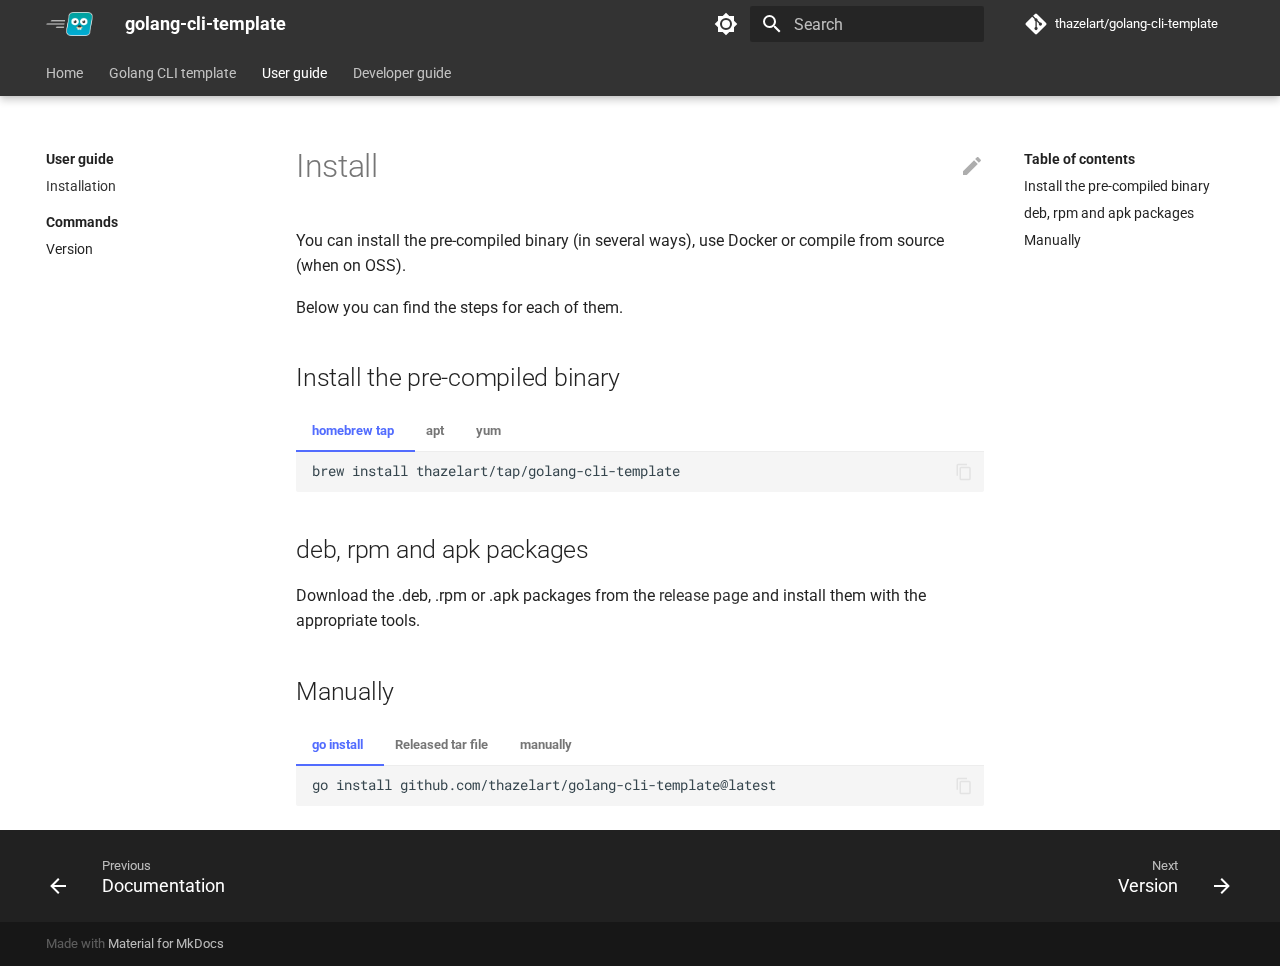
<file: user-guide/getting-started/index.html>
<!doctype html>
<html lang="en" class="no-js">
  <head>
    
      <meta charset="utf-8">
      <meta name="viewport" content="width=device-width,initial-scale=1">
      
      
      
        <link rel="canonical" href="https://thazelart.github.io/golang-cli-template/user-guide/getting-started/">
      
      <link rel="icon" href="../../assets/images/favicon.ico">
      <meta name="generator" content="mkdocs-1.4.2, mkdocs-material-8.5.10">
    
    
      
        <title>Installation - golang-cli-template</title>
      
    
    
      <link rel="stylesheet" href="../../assets/stylesheets/main.472b142f.min.css">
      
        
        <link rel="stylesheet" href="../../assets/stylesheets/palette.08040f6c.min.css">
        
      
      

    
    
    
      
        
        
        <link rel="preconnect" href="https://fonts.gstatic.com" crossorigin>
        <link rel="stylesheet" href="https://fonts.googleapis.com/css?family=Roboto:300,300i,400,400i,700,700i%7CRoboto+Mono:400,400i,700,700i&display=fallback">
        <style>:root{--md-text-font:"Roboto";--md-code-font:"Roboto Mono"}</style>
      
    
    
      <link rel="stylesheet" href="../../assets/stylesheets/extra.css">
    
    <script>__md_scope=new URL("../..",location),__md_hash=e=>[...e].reduce((e,_)=>(e<<5)-e+_.charCodeAt(0),0),__md_get=(e,_=localStorage,t=__md_scope)=>JSON.parse(_.getItem(t.pathname+"."+e)),__md_set=(e,_,t=localStorage,a=__md_scope)=>{try{t.setItem(a.pathname+"."+e,JSON.stringify(_))}catch(e){}}</script>
    
      

    
    
    
  </head>
  
  
    
    
      
    
    
    
    
    <body dir="ltr" data-md-color-scheme="default" data-md-color-primary="333333" data-md-color-accent="333333">
  
    
    
      <script>var palette=__md_get("__palette");if(palette&&"object"==typeof palette.color)for(var key of Object.keys(palette.color))document.body.setAttribute("data-md-color-"+key,palette.color[key])</script>
    
    <input class="md-toggle" data-md-toggle="drawer" type="checkbox" id="__drawer" autocomplete="off">
    <input class="md-toggle" data-md-toggle="search" type="checkbox" id="__search" autocomplete="off">
    <label class="md-overlay" for="__drawer"></label>
    <div data-md-component="skip">
      
        
        <a href="#install" class="md-skip">
          Skip to content
        </a>
      
    </div>
    <div data-md-component="announce">
      
    </div>
    
    
      

  

<header class="md-header md-header--lifted" data-md-component="header">
  <nav class="md-header__inner md-grid" aria-label="Header">
    <a href="../.." title="golang-cli-template" class="md-header__button md-logo" aria-label="golang-cli-template" data-md-component="logo">
      
  <img src="../../assets/images/logo.png" alt="logo">

    </a>
    <label class="md-header__button md-icon" for="__drawer">
      <svg xmlns="http://www.w3.org/2000/svg" viewBox="0 0 24 24"><path d="M3 6h18v2H3V6m0 5h18v2H3v-2m0 5h18v2H3v-2Z"/></svg>
    </label>
    <div class="md-header__title" data-md-component="header-title">
      <div class="md-header__ellipsis">
        <div class="md-header__topic">
          <span class="md-ellipsis">
            golang-cli-template
          </span>
        </div>
        <div class="md-header__topic" data-md-component="header-topic">
          <span class="md-ellipsis">
            
              Installation
            
          </span>
        </div>
      </div>
    </div>
    
      <form class="md-header__option" data-md-component="palette">
        
          
          
          
          <input class="md-option" data-md-color-media="" data-md-color-scheme="default" data-md-color-primary="333333" data-md-color-accent="333333"  aria-label="Switch to dark mode"  type="radio" name="__palette" id="__palette_1">
          
            <label class="md-header__button md-icon" title="Switch to dark mode" for="__palette_2" hidden>
              <svg xmlns="http://www.w3.org/2000/svg" viewBox="0 0 24 24"><path d="M12 8a4 4 0 0 0-4 4 4 4 0 0 0 4 4 4 4 0 0 0 4-4 4 4 0 0 0-4-4m0 10a6 6 0 0 1-6-6 6 6 0 0 1 6-6 6 6 0 0 1 6 6 6 6 0 0 1-6 6m8-9.31V4h-4.69L12 .69 8.69 4H4v4.69L.69 12 4 15.31V20h4.69L12 23.31 15.31 20H20v-4.69L23.31 12 20 8.69Z"/></svg>
            </label>
          
        
          
          
          
          <input class="md-option" data-md-color-media="" data-md-color-scheme="slate" data-md-color-primary="#333333" data-md-color-accent="#333333"  aria-label="Switch to light mode"  type="radio" name="__palette" id="__palette_2">
          
            <label class="md-header__button md-icon" title="Switch to light mode" for="__palette_1" hidden>
              <svg xmlns="http://www.w3.org/2000/svg" viewBox="0 0 24 24"><path d="M9 2c-1.05 0-2.05.16-3 .46 4.06 1.27 7 5.04 7 9.54 0 4.5-2.94 8.27-7 9.54.95.3 1.95.46 3 .46a10 10 0 0 0 10-10A10 10 0 0 0 9 2Z"/></svg>
            </label>
          
        
      </form>
    
    
    
      <label class="md-header__button md-icon" for="__search">
        <svg xmlns="http://www.w3.org/2000/svg" viewBox="0 0 24 24"><path d="M9.5 3A6.5 6.5 0 0 1 16 9.5c0 1.61-.59 3.09-1.56 4.23l.27.27h.79l5 5-1.5 1.5-5-5v-.79l-.27-.27A6.516 6.516 0 0 1 9.5 16 6.5 6.5 0 0 1 3 9.5 6.5 6.5 0 0 1 9.5 3m0 2C7 5 5 7 5 9.5S7 14 9.5 14 14 12 14 9.5 12 5 9.5 5Z"/></svg>
      </label>
      <div class="md-search" data-md-component="search" role="dialog">
  <label class="md-search__overlay" for="__search"></label>
  <div class="md-search__inner" role="search">
    <form class="md-search__form" name="search">
      <input type="text" class="md-search__input" name="query" aria-label="Search" placeholder="Search" autocapitalize="off" autocorrect="off" autocomplete="off" spellcheck="false" data-md-component="search-query" required>
      <label class="md-search__icon md-icon" for="__search">
        <svg xmlns="http://www.w3.org/2000/svg" viewBox="0 0 24 24"><path d="M9.5 3A6.5 6.5 0 0 1 16 9.5c0 1.61-.59 3.09-1.56 4.23l.27.27h.79l5 5-1.5 1.5-5-5v-.79l-.27-.27A6.516 6.516 0 0 1 9.5 16 6.5 6.5 0 0 1 3 9.5 6.5 6.5 0 0 1 9.5 3m0 2C7 5 5 7 5 9.5S7 14 9.5 14 14 12 14 9.5 12 5 9.5 5Z"/></svg>
        <svg xmlns="http://www.w3.org/2000/svg" viewBox="0 0 24 24"><path d="M20 11v2H8l5.5 5.5-1.42 1.42L4.16 12l7.92-7.92L13.5 5.5 8 11h12Z"/></svg>
      </label>
      <nav class="md-search__options" aria-label="Search">
        
        <button type="reset" class="md-search__icon md-icon" title="Clear" aria-label="Clear" tabindex="-1">
          <svg xmlns="http://www.w3.org/2000/svg" viewBox="0 0 24 24"><path d="M19 6.41 17.59 5 12 10.59 6.41 5 5 6.41 10.59 12 5 17.59 6.41 19 12 13.41 17.59 19 19 17.59 13.41 12 19 6.41Z"/></svg>
        </button>
      </nav>
      
    </form>
    <div class="md-search__output">
      <div class="md-search__scrollwrap" data-md-scrollfix>
        <div class="md-search-result" data-md-component="search-result">
          <div class="md-search-result__meta">
            Initializing search
          </div>
          <ol class="md-search-result__list"></ol>
        </div>
      </div>
    </div>
  </div>
</div>
    
    
      <div class="md-header__source">
        <a href="https://github.com/thazelart/golang-cli-template" title="Go to repository" class="md-source" data-md-component="source">
  <div class="md-source__icon md-icon">
    
    <svg xmlns="http://www.w3.org/2000/svg" viewBox="0 0 448 512"><!--! Font Awesome Free 6.2.0 by @fontawesome - https://fontawesome.com License - https://fontawesome.com/license/free (Icons: CC BY 4.0, Fonts: SIL OFL 1.1, Code: MIT License) Copyright 2022 Fonticons, Inc.--><path d="M439.55 236.05 244 40.45a28.87 28.87 0 0 0-40.81 0l-40.66 40.63 51.52 51.52c27.06-9.14 52.68 16.77 43.39 43.68l49.66 49.66c34.23-11.8 61.18 31 35.47 56.69-26.49 26.49-70.21-2.87-56-37.34L240.22 199v121.85c25.3 12.54 22.26 41.85 9.08 55a34.34 34.34 0 0 1-48.55 0c-17.57-17.6-11.07-46.91 11.25-56v-123c-20.8-8.51-24.6-30.74-18.64-45L142.57 101 8.45 235.14a28.86 28.86 0 0 0 0 40.81l195.61 195.6a28.86 28.86 0 0 0 40.8 0l194.69-194.69a28.86 28.86 0 0 0 0-40.81z"/></svg>
  </div>
  <div class="md-source__repository">
    thazelart/golang-cli-template
  </div>
</a>
      </div>
    
  </nav>
  
    
      
<nav class="md-tabs" aria-label="Tabs" data-md-component="tabs">
  <div class="md-tabs__inner md-grid">
    <ul class="md-tabs__list">
      
        
  
  


  <li class="md-tabs__item">
    <a href="../.." class="md-tabs__link">
      Home
    </a>
  </li>

      
        
  
  


  
  
  
    <li class="md-tabs__item">
      <a href="../../golang-cli-template/features/" class="md-tabs__link">
        Golang CLI template
      </a>
    </li>
  

      
        
  
  
    
  


  
  
  
    <li class="md-tabs__item">
      <a href="./" class="md-tabs__link md-tabs__link--active">
        User guide
      </a>
    </li>
  

      
        
  
  


  
  
  
    <li class="md-tabs__item">
      <a href="../../dev-guide/code_of_conduct/" class="md-tabs__link">
        Developer guide
      </a>
    </li>
  

      
    </ul>
  </div>
</nav>
    
  
</header>
    
    <div class="md-container" data-md-component="container">
      
      
        
      
      <main class="md-main" data-md-component="main">
        <div class="md-main__inner md-grid">
          
            
              
              <div class="md-sidebar md-sidebar--primary" data-md-component="sidebar" data-md-type="navigation" >
                <div class="md-sidebar__scrollwrap">
                  <div class="md-sidebar__inner">
                    

  


<nav class="md-nav md-nav--primary md-nav--lifted" aria-label="Navigation" data-md-level="0">
  <label class="md-nav__title" for="__drawer">
    <a href="../.." title="golang-cli-template" class="md-nav__button md-logo" aria-label="golang-cli-template" data-md-component="logo">
      
  <img src="../../assets/images/logo.png" alt="logo">

    </a>
    golang-cli-template
  </label>
  
    <div class="md-nav__source">
      <a href="https://github.com/thazelart/golang-cli-template" title="Go to repository" class="md-source" data-md-component="source">
  <div class="md-source__icon md-icon">
    
    <svg xmlns="http://www.w3.org/2000/svg" viewBox="0 0 448 512"><!--! Font Awesome Free 6.2.0 by @fontawesome - https://fontawesome.com License - https://fontawesome.com/license/free (Icons: CC BY 4.0, Fonts: SIL OFL 1.1, Code: MIT License) Copyright 2022 Fonticons, Inc.--><path d="M439.55 236.05 244 40.45a28.87 28.87 0 0 0-40.81 0l-40.66 40.63 51.52 51.52c27.06-9.14 52.68 16.77 43.39 43.68l49.66 49.66c34.23-11.8 61.18 31 35.47 56.69-26.49 26.49-70.21-2.87-56-37.34L240.22 199v121.85c25.3 12.54 22.26 41.85 9.08 55a34.34 34.34 0 0 1-48.55 0c-17.57-17.6-11.07-46.91 11.25-56v-123c-20.8-8.51-24.6-30.74-18.64-45L142.57 101 8.45 235.14a28.86 28.86 0 0 0 0 40.81l195.61 195.6a28.86 28.86 0 0 0 40.8 0l194.69-194.69a28.86 28.86 0 0 0 0-40.81z"/></svg>
  </div>
  <div class="md-source__repository">
    thazelart/golang-cli-template
  </div>
</a>
    </div>
  
  <ul class="md-nav__list" data-md-scrollfix>
    
      
      
      

  
  
  
    <li class="md-nav__item">
      <a href="../.." class="md-nav__link">
        Home
      </a>
    </li>
  

    
      
      
      

  
  
  
    
    <li class="md-nav__item md-nav__item--nested">
      
      
        <input class="md-nav__toggle md-toggle" data-md-toggle="__nav_2" type="checkbox" id="__nav_2" >
      
      
      
        
          
        
          
        
          
        
      
      
        <label class="md-nav__link" for="__nav_2">
          Golang CLI template
          <span class="md-nav__icon md-icon"></span>
        </label>
      
      <nav class="md-nav" aria-label="Golang CLI template" data-md-level="1">
        <label class="md-nav__title" for="__nav_2">
          <span class="md-nav__icon md-icon"></span>
          Golang CLI template
        </label>
        <ul class="md-nav__list" data-md-scrollfix>
          
            
              
  
  
  
    <li class="md-nav__item">
      <a href="../../golang-cli-template/features/" class="md-nav__link">
        Features
      </a>
    </li>
  

            
          
            
              
  
  
  
    <li class="md-nav__item">
      <a href="../../golang-cli-template/getting-started/" class="md-nav__link">
        Getting started
      </a>
    </li>
  

            
          
            
              
  
  
  
    
      
    
    <li class="md-nav__item md-nav__item--section md-nav__item--nested">
      
      
        <input class="md-nav__toggle md-toggle" data-md-toggle="__nav_2_3" type="checkbox" id="__nav_2_3" >
      
      
      
        
          
        
          
        
      
      
        <label class="md-nav__link" for="__nav_2_3">
          Customization
          <span class="md-nav__icon md-icon"></span>
        </label>
      
      <nav class="md-nav" aria-label="Customization" data-md-level="2">
        <label class="md-nav__title" for="__nav_2_3">
          <span class="md-nav__icon md-icon"></span>
          Customization
        </label>
        <ul class="md-nav__list" data-md-scrollfix>
          
            
              
  
  
  
    <li class="md-nav__item">
      <a href="../../golang-cli-template/customization/release/" class="md-nav__link">
        Release
      </a>
    </li>
  

            
          
            
              
  
  
  
    <li class="md-nav__item">
      <a href="../../golang-cli-template/customization/doc/" class="md-nav__link">
        Documentation
      </a>
    </li>
  

            
          
        </ul>
      </nav>
    </li>
  

            
          
        </ul>
      </nav>
    </li>
  

    
      
      
      

  
  
    
  
  
    
    <li class="md-nav__item md-nav__item--active md-nav__item--nested">
      
      
        <input class="md-nav__toggle md-toggle" data-md-toggle="__nav_3" type="checkbox" id="__nav_3" checked>
      
      
      
        
          
        
          
        
      
      
        <label class="md-nav__link" for="__nav_3">
          User guide
          <span class="md-nav__icon md-icon"></span>
        </label>
      
      <nav class="md-nav" aria-label="User guide" data-md-level="1">
        <label class="md-nav__title" for="__nav_3">
          <span class="md-nav__icon md-icon"></span>
          User guide
        </label>
        <ul class="md-nav__list" data-md-scrollfix>
          
            
              
  
  
    
  
  
    <li class="md-nav__item md-nav__item--active">
      
      <input class="md-nav__toggle md-toggle" data-md-toggle="toc" type="checkbox" id="__toc">
      
      
        
      
      
        <label class="md-nav__link md-nav__link--active" for="__toc">
          Installation
          <span class="md-nav__icon md-icon"></span>
        </label>
      
      <a href="./" class="md-nav__link md-nav__link--active">
        Installation
      </a>
      
        

<nav class="md-nav md-nav--secondary" aria-label="Table of contents">
  
  
  
    
  
  
    <label class="md-nav__title" for="__toc">
      <span class="md-nav__icon md-icon"></span>
      Table of contents
    </label>
    <ul class="md-nav__list" data-md-component="toc" data-md-scrollfix>
      
        <li class="md-nav__item">
  <a href="#install-the-pre-compiled-binary" class="md-nav__link">
    Install the pre-compiled binary
  </a>
  
</li>
      
        <li class="md-nav__item">
  <a href="#deb-rpm-and-apk-packages" class="md-nav__link">
    deb, rpm and apk packages
  </a>
  
</li>
      
        <li class="md-nav__item">
  <a href="#manually" class="md-nav__link">
    Manually
  </a>
  
</li>
      
    </ul>
  
</nav>
      
    </li>
  

            
          
            
              
  
  
  
    
      
    
    <li class="md-nav__item md-nav__item--section md-nav__item--nested">
      
      
        <input class="md-nav__toggle md-toggle" data-md-toggle="__nav_3_2" type="checkbox" id="__nav_3_2" >
      
      
      
        
          
        
      
      
        <label class="md-nav__link" for="__nav_3_2">
          Commands
          <span class="md-nav__icon md-icon"></span>
        </label>
      
      <nav class="md-nav" aria-label="Commands" data-md-level="2">
        <label class="md-nav__title" for="__nav_3_2">
          <span class="md-nav__icon md-icon"></span>
          Commands
        </label>
        <ul class="md-nav__list" data-md-scrollfix>
          
            
              
  
  
  
    <li class="md-nav__item">
      <a href="../commands/version/" class="md-nav__link">
        Version
      </a>
    </li>
  

            
          
        </ul>
      </nav>
    </li>
  

            
          
        </ul>
      </nav>
    </li>
  

    
      
      
      

  
  
  
    
    <li class="md-nav__item md-nav__item--nested">
      
      
        <input class="md-nav__toggle md-toggle" data-md-toggle="__nav_4" type="checkbox" id="__nav_4" >
      
      
      
        
          
        
          
        
      
      
        <label class="md-nav__link" for="__nav_4">
          Developer guide
          <span class="md-nav__icon md-icon"></span>
        </label>
      
      <nav class="md-nav" aria-label="Developer guide" data-md-level="1">
        <label class="md-nav__title" for="__nav_4">
          <span class="md-nav__icon md-icon"></span>
          Developer guide
        </label>
        <ul class="md-nav__list" data-md-scrollfix>
          
            
              
  
  
  
    <li class="md-nav__item">
      <a href="../../dev-guide/code_of_conduct/" class="md-nav__link">
        Code of conduct
      </a>
    </li>
  

            
          
            
              
  
  
  
    <li class="md-nav__item">
      <a href="../../dev-guide/contributing/" class="md-nav__link">
        Contributing
      </a>
    </li>
  

            
          
        </ul>
      </nav>
    </li>
  

    
  </ul>
</nav>
                  </div>
                </div>
              </div>
            
            
              
              <div class="md-sidebar md-sidebar--secondary" data-md-component="sidebar" data-md-type="toc" >
                <div class="md-sidebar__scrollwrap">
                  <div class="md-sidebar__inner">
                    

<nav class="md-nav md-nav--secondary" aria-label="Table of contents">
  
  
  
    
  
  
    <label class="md-nav__title" for="__toc">
      <span class="md-nav__icon md-icon"></span>
      Table of contents
    </label>
    <ul class="md-nav__list" data-md-component="toc" data-md-scrollfix>
      
        <li class="md-nav__item">
  <a href="#install-the-pre-compiled-binary" class="md-nav__link">
    Install the pre-compiled binary
  </a>
  
</li>
      
        <li class="md-nav__item">
  <a href="#deb-rpm-and-apk-packages" class="md-nav__link">
    deb, rpm and apk packages
  </a>
  
</li>
      
        <li class="md-nav__item">
  <a href="#manually" class="md-nav__link">
    Manually
  </a>
  
</li>
      
    </ul>
  
</nav>
                  </div>
                </div>
              </div>
            
          
          
            <div class="md-content" data-md-component="content">
              <article class="md-content__inner md-typeset">
                
                  

  <a href="https://github.com/thazelart/golang-cli-template/edit/master/docs/user-guide/getting-started.md" title="Edit this page" class="md-content__button md-icon">
    
    <svg xmlns="http://www.w3.org/2000/svg" viewBox="0 0 24 24"><path d="M20.71 7.04c.39-.39.39-1.04 0-1.41l-2.34-2.34c-.37-.39-1.02-.39-1.41 0l-1.84 1.83 3.75 3.75M3 17.25V21h3.75L17.81 9.93l-3.75-3.75L3 17.25Z"/></svg>
  </a>


<h1 id="install">Install</h1>
<p>You can install the pre-compiled binary (in several ways), use Docker or compile from source (when on OSS).</p>
<p>Below you can find the steps for each of them.</p>
<h2 id="install-the-pre-compiled-binary">Install the pre-compiled binary</h2>
<div class="tabbed-set tabbed-alternate" data-tabs="1:3"><input checked="checked" id="__tabbed_1_1" name="__tabbed_1" type="radio" /><input id="__tabbed_1_2" name="__tabbed_1" type="radio" /><input id="__tabbed_1_3" name="__tabbed_1" type="radio" /><div class="tabbed-labels"><label for="__tabbed_1_1">homebrew tap</label><label for="__tabbed_1_2">apt</label><label for="__tabbed_1_3">yum</label></div>
<div class="tabbed-content">
<div class="tabbed-block">
<div class="highlight"><pre><span></span><code>brew<span class="w"> </span>install<span class="w"> </span>thazelart/tap/golang-cli-template
</code></pre></div>
</div>
<div class="tabbed-block">
<div class="highlight"><pre><span></span><code><span class="nb">echo</span><span class="w"> </span><span class="s1">&#39;deb [trusted=yes] https://apt.fury.io/thazelart/ /&#39;</span><span class="w"> </span><span class="p">|</span><span class="w"> </span>sudo<span class="w"> </span>tee<span class="w"> </span>/etc/apt/sources.list.d/thazelart.list
sudo<span class="w"> </span>apt<span class="w"> </span>update
sudo<span class="w"> </span>apt<span class="w"> </span>install<span class="w"> </span>golang-cli-template
</code></pre></div>
</div>
<div class="tabbed-block">
<div class="highlight"><pre><span></span><code><span class="nb">echo</span><span class="w"> </span><span class="s1">&#39;[thazelart]</span>
<span class="s1">name=Gemfury thazelart repository</span>
<span class="s1">baseurl=https://yum.fury.io/thazelart/</span>
<span class="s1">enabled=1</span>
<span class="s1">gpgcheck=0&#39;</span><span class="w"> </span><span class="p">|</span><span class="w"> </span>sudo<span class="w"> </span>tee<span class="w"> </span>/etc/yum.repos.d/thazelart.repo
sudo<span class="w"> </span>yum<span class="w"> </span>install<span class="w"> </span>goreleaser
</code></pre></div>
</div>
</div>
</div>
<h2 id="deb-rpm-and-apk-packages">deb, rpm and apk packages</h2>
<p>Download the .deb, .rpm or .apk packages from the <a href="https://github.com/thazelart/golang-cli-template/releases">release page</a> and install them with the appropriate tools.</p>
<h2 id="manually">Manually</h2>
<div class="tabbed-set tabbed-alternate" data-tabs="2:3"><input checked="checked" id="__tabbed_2_1" name="__tabbed_2" type="radio" /><input id="__tabbed_2_2" name="__tabbed_2" type="radio" /><input id="__tabbed_2_3" name="__tabbed_2" type="radio" /><div class="tabbed-labels"><label for="__tabbed_2_1">go install</label><label for="__tabbed_2_2">Released tar file</label><label for="__tabbed_2_3">manually</label></div>
<div class="tabbed-content">
<div class="tabbed-block">
<div class="highlight"><pre><span></span><code>go<span class="w"> </span>install<span class="w"> </span>github.com/thazelart/golang-cli-template@latest
</code></pre></div>
</div>
<div class="tabbed-block">
<p>Download the pre-compiled binaries from the <a href="https://github.com/thazelart/golang-cli-template/releases">release page</a> page and copy them to the desired location.
<div class="highlight"><pre><span></span><code>$<span class="w"> </span><span class="nv">VERSION</span><span class="o">=</span>v1.0.0
$<span class="w"> </span><span class="nv">OS</span><span class="o">=</span>Linux
$<span class="w"> </span><span class="nv">ARCH</span><span class="o">=</span>x86_64
$<span class="w"> </span><span class="nv">TAR_FILE</span><span class="o">=</span>golang-cli-template_<span class="si">${</span><span class="nv">OS</span><span class="si">}</span>_<span class="si">${</span><span class="nv">ARCH</span><span class="si">}</span>.tar.gz
$<span class="w"> </span>wget<span class="w"> </span>https://github.com/thazelart/golang-cli-template/releases/download/<span class="si">${</span><span class="nv">VERSION</span><span class="si">}</span>/<span class="si">${</span><span class="nv">TAR_FILE</span><span class="si">}</span>
$<span class="w"> </span>sudo<span class="w"> </span>tar<span class="w"> </span>xvf<span class="w"> </span><span class="si">${</span><span class="nv">TAR_FILE</span><span class="si">}</span><span class="w"> </span>golang-cli-template<span class="w"> </span>-C<span class="w"> </span>/usr/local/bin
$<span class="w"> </span>rm<span class="w"> </span>-f<span class="w"> </span><span class="si">${</span><span class="nv">TAR_FILE</span><span class="si">}</span>
</code></pre></div></p>
</div>
<div class="tabbed-block">
<div class="highlight"><pre><span></span><code>$<span class="w"> </span>git<span class="w"> </span>clone<span class="w"> </span>github.com/thazelart/golang-cli-template
$<span class="w"> </span><span class="nb">cd</span><span class="w"> </span>golang-cli-template
$<span class="w"> </span>go<span class="w"> </span>generate<span class="w"> </span>./...
$<span class="w"> </span>go<span class="w"> </span>install
</code></pre></div>
</div>
</div>
</div>





                
              </article>
            </div>
          
          
        </div>
        
      </main>
      
        <footer class="md-footer">
  
    
    <nav class="md-footer__inner md-grid" aria-label="Footer" >
      
        
        <a href="../../golang-cli-template/customization/doc/" class="md-footer__link md-footer__link--prev" aria-label="Previous: Documentation" rel="prev">
          <div class="md-footer__button md-icon">
            <svg xmlns="http://www.w3.org/2000/svg" viewBox="0 0 24 24"><path d="M20 11v2H8l5.5 5.5-1.42 1.42L4.16 12l7.92-7.92L13.5 5.5 8 11h12Z"/></svg>
          </div>
          <div class="md-footer__title">
            <div class="md-ellipsis">
              <span class="md-footer__direction">
                Previous
              </span>
              Documentation
            </div>
          </div>
        </a>
      
      
        
        <a href="../commands/version/" class="md-footer__link md-footer__link--next" aria-label="Next: Version" rel="next">
          <div class="md-footer__title">
            <div class="md-ellipsis">
              <span class="md-footer__direction">
                Next
              </span>
              Version
            </div>
          </div>
          <div class="md-footer__button md-icon">
            <svg xmlns="http://www.w3.org/2000/svg" viewBox="0 0 24 24"><path d="M4 11v2h12l-5.5 5.5 1.42 1.42L19.84 12l-7.92-7.92L10.5 5.5 16 11H4Z"/></svg>
          </div>
        </a>
      
    </nav>
  
  <div class="md-footer-meta md-typeset">
    <div class="md-footer-meta__inner md-grid">
      <div class="md-copyright">
  
  
    Made with
    <a href="https://squidfunk.github.io/mkdocs-material/" target="_blank" rel="noopener">
      Material for MkDocs
    </a>
  
</div>
      
    </div>
  </div>
</footer>
      
    </div>
    <div class="md-dialog" data-md-component="dialog">
      <div class="md-dialog__inner md-typeset"></div>
    </div>
    
    <script id="__config" type="application/json">{"base": "../..", "features": ["navigation.indexes", "navigation.sections", "navigation.instant", "navigation.tabs", "navigation.tabs.sticky"], "search": "../../assets/javascripts/workers/search.16e2a7d4.min.js", "translations": {"clipboard.copied": "Copied to clipboard", "clipboard.copy": "Copy to clipboard", "search.config.lang": "en", "search.config.pipeline": "trimmer, stopWordFilter", "search.config.separator": "[\\s\\-]+", "search.placeholder": "Search", "search.result.more.one": "1 more on this page", "search.result.more.other": "# more on this page", "search.result.none": "No matching documents", "search.result.one": "1 matching document", "search.result.other": "# matching documents", "search.result.placeholder": "Type to start searching", "search.result.term.missing": "Missing", "select.version.title": "Select version"}}</script>
    
    
      <script src="../../assets/javascripts/bundle.d6c3db9e.min.js"></script>
      
    
  </body>
</html>
</file>
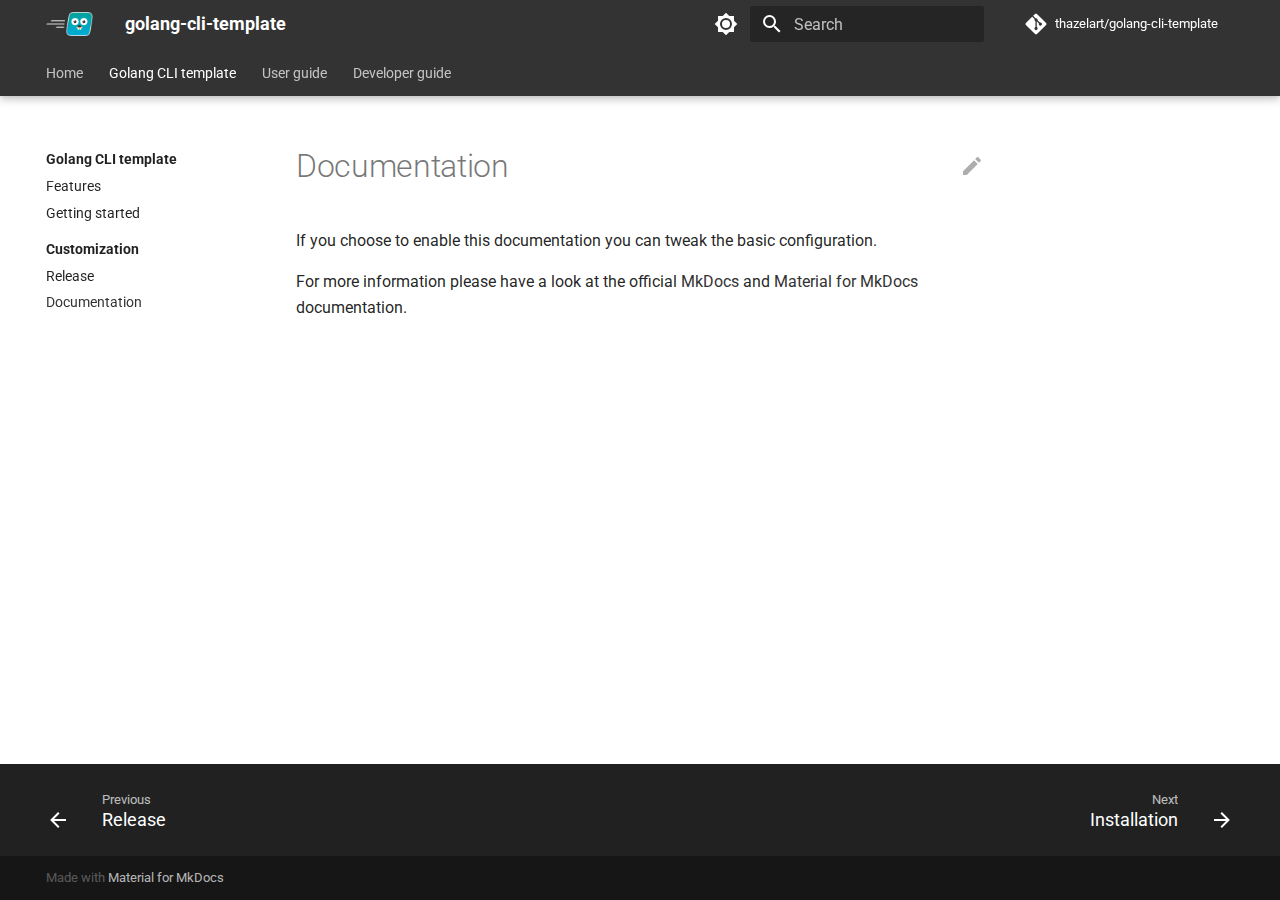
<file: golang-cli-template/customization/doc/index.html>
<!doctype html>
<html lang="en" class="no-js">
  <head>
    
      <meta charset="utf-8">
      <meta name="viewport" content="width=device-width,initial-scale=1">
      
      
      
        <link rel="canonical" href="https://thazelart.github.io/golang-cli-template/golang-cli-template/customization/doc/">
      
      <link rel="icon" href="../../../assets/images/favicon.ico">
      <meta name="generator" content="mkdocs-1.4.2, mkdocs-material-8.5.10">
    
    
      
        <title>Documentation - golang-cli-template</title>
      
    
    
      <link rel="stylesheet" href="../../../assets/stylesheets/main.472b142f.min.css">
      
        
        <link rel="stylesheet" href="../../../assets/stylesheets/palette.08040f6c.min.css">
        
      
      

    
    
    
      
        
        
        <link rel="preconnect" href="https://fonts.gstatic.com" crossorigin>
        <link rel="stylesheet" href="https://fonts.googleapis.com/css?family=Roboto:300,300i,400,400i,700,700i%7CRoboto+Mono:400,400i,700,700i&display=fallback">
        <style>:root{--md-text-font:"Roboto";--md-code-font:"Roboto Mono"}</style>
      
    
    
      <link rel="stylesheet" href="../../../assets/stylesheets/extra.css">
    
    <script>__md_scope=new URL("../../..",location),__md_hash=e=>[...e].reduce((e,_)=>(e<<5)-e+_.charCodeAt(0),0),__md_get=(e,_=localStorage,t=__md_scope)=>JSON.parse(_.getItem(t.pathname+"."+e)),__md_set=(e,_,t=localStorage,a=__md_scope)=>{try{t.setItem(a.pathname+"."+e,JSON.stringify(_))}catch(e){}}</script>
    
      

    
    
    
  </head>
  
  
    
    
      
    
    
    
    
    <body dir="ltr" data-md-color-scheme="default" data-md-color-primary="333333" data-md-color-accent="333333">
  
    
    
      <script>var palette=__md_get("__palette");if(palette&&"object"==typeof palette.color)for(var key of Object.keys(palette.color))document.body.setAttribute("data-md-color-"+key,palette.color[key])</script>
    
    <input class="md-toggle" data-md-toggle="drawer" type="checkbox" id="__drawer" autocomplete="off">
    <input class="md-toggle" data-md-toggle="search" type="checkbox" id="__search" autocomplete="off">
    <label class="md-overlay" for="__drawer"></label>
    <div data-md-component="skip">
      
    </div>
    <div data-md-component="announce">
      
    </div>
    
    
      

  

<header class="md-header md-header--lifted" data-md-component="header">
  <nav class="md-header__inner md-grid" aria-label="Header">
    <a href="../../.." title="golang-cli-template" class="md-header__button md-logo" aria-label="golang-cli-template" data-md-component="logo">
      
  <img src="../../../assets/images/logo.png" alt="logo">

    </a>
    <label class="md-header__button md-icon" for="__drawer">
      <svg xmlns="http://www.w3.org/2000/svg" viewBox="0 0 24 24"><path d="M3 6h18v2H3V6m0 5h18v2H3v-2m0 5h18v2H3v-2Z"/></svg>
    </label>
    <div class="md-header__title" data-md-component="header-title">
      <div class="md-header__ellipsis">
        <div class="md-header__topic">
          <span class="md-ellipsis">
            golang-cli-template
          </span>
        </div>
        <div class="md-header__topic" data-md-component="header-topic">
          <span class="md-ellipsis">
            
              Documentation
            
          </span>
        </div>
      </div>
    </div>
    
      <form class="md-header__option" data-md-component="palette">
        
          
          
          
          <input class="md-option" data-md-color-media="" data-md-color-scheme="default" data-md-color-primary="333333" data-md-color-accent="333333"  aria-label="Switch to dark mode"  type="radio" name="__palette" id="__palette_1">
          
            <label class="md-header__button md-icon" title="Switch to dark mode" for="__palette_2" hidden>
              <svg xmlns="http://www.w3.org/2000/svg" viewBox="0 0 24 24"><path d="M12 8a4 4 0 0 0-4 4 4 4 0 0 0 4 4 4 4 0 0 0 4-4 4 4 0 0 0-4-4m0 10a6 6 0 0 1-6-6 6 6 0 0 1 6-6 6 6 0 0 1 6 6 6 6 0 0 1-6 6m8-9.31V4h-4.69L12 .69 8.69 4H4v4.69L.69 12 4 15.31V20h4.69L12 23.31 15.31 20H20v-4.69L23.31 12 20 8.69Z"/></svg>
            </label>
          
        
          
          
          
          <input class="md-option" data-md-color-media="" data-md-color-scheme="slate" data-md-color-primary="#333333" data-md-color-accent="#333333"  aria-label="Switch to light mode"  type="radio" name="__palette" id="__palette_2">
          
            <label class="md-header__button md-icon" title="Switch to light mode" for="__palette_1" hidden>
              <svg xmlns="http://www.w3.org/2000/svg" viewBox="0 0 24 24"><path d="M9 2c-1.05 0-2.05.16-3 .46 4.06 1.27 7 5.04 7 9.54 0 4.5-2.94 8.27-7 9.54.95.3 1.95.46 3 .46a10 10 0 0 0 10-10A10 10 0 0 0 9 2Z"/></svg>
            </label>
          
        
      </form>
    
    
    
      <label class="md-header__button md-icon" for="__search">
        <svg xmlns="http://www.w3.org/2000/svg" viewBox="0 0 24 24"><path d="M9.5 3A6.5 6.5 0 0 1 16 9.5c0 1.61-.59 3.09-1.56 4.23l.27.27h.79l5 5-1.5 1.5-5-5v-.79l-.27-.27A6.516 6.516 0 0 1 9.5 16 6.5 6.5 0 0 1 3 9.5 6.5 6.5 0 0 1 9.5 3m0 2C7 5 5 7 5 9.5S7 14 9.5 14 14 12 14 9.5 12 5 9.5 5Z"/></svg>
      </label>
      <div class="md-search" data-md-component="search" role="dialog">
  <label class="md-search__overlay" for="__search"></label>
  <div class="md-search__inner" role="search">
    <form class="md-search__form" name="search">
      <input type="text" class="md-search__input" name="query" aria-label="Search" placeholder="Search" autocapitalize="off" autocorrect="off" autocomplete="off" spellcheck="false" data-md-component="search-query" required>
      <label class="md-search__icon md-icon" for="__search">
        <svg xmlns="http://www.w3.org/2000/svg" viewBox="0 0 24 24"><path d="M9.5 3A6.5 6.5 0 0 1 16 9.5c0 1.61-.59 3.09-1.56 4.23l.27.27h.79l5 5-1.5 1.5-5-5v-.79l-.27-.27A6.516 6.516 0 0 1 9.5 16 6.5 6.5 0 0 1 3 9.5 6.5 6.5 0 0 1 9.5 3m0 2C7 5 5 7 5 9.5S7 14 9.5 14 14 12 14 9.5 12 5 9.5 5Z"/></svg>
        <svg xmlns="http://www.w3.org/2000/svg" viewBox="0 0 24 24"><path d="M20 11v2H8l5.5 5.5-1.42 1.42L4.16 12l7.92-7.92L13.5 5.5 8 11h12Z"/></svg>
      </label>
      <nav class="md-search__options" aria-label="Search">
        
        <button type="reset" class="md-search__icon md-icon" title="Clear" aria-label="Clear" tabindex="-1">
          <svg xmlns="http://www.w3.org/2000/svg" viewBox="0 0 24 24"><path d="M19 6.41 17.59 5 12 10.59 6.41 5 5 6.41 10.59 12 5 17.59 6.41 19 12 13.41 17.59 19 19 17.59 13.41 12 19 6.41Z"/></svg>
        </button>
      </nav>
      
    </form>
    <div class="md-search__output">
      <div class="md-search__scrollwrap" data-md-scrollfix>
        <div class="md-search-result" data-md-component="search-result">
          <div class="md-search-result__meta">
            Initializing search
          </div>
          <ol class="md-search-result__list"></ol>
        </div>
      </div>
    </div>
  </div>
</div>
    
    
      <div class="md-header__source">
        <a href="https://github.com/thazelart/golang-cli-template" title="Go to repository" class="md-source" data-md-component="source">
  <div class="md-source__icon md-icon">
    
    <svg xmlns="http://www.w3.org/2000/svg" viewBox="0 0 448 512"><!--! Font Awesome Free 6.2.0 by @fontawesome - https://fontawesome.com License - https://fontawesome.com/license/free (Icons: CC BY 4.0, Fonts: SIL OFL 1.1, Code: MIT License) Copyright 2022 Fonticons, Inc.--><path d="M439.55 236.05 244 40.45a28.87 28.87 0 0 0-40.81 0l-40.66 40.63 51.52 51.52c27.06-9.14 52.68 16.77 43.39 43.68l49.66 49.66c34.23-11.8 61.18 31 35.47 56.69-26.49 26.49-70.21-2.87-56-37.34L240.22 199v121.85c25.3 12.54 22.26 41.85 9.08 55a34.34 34.34 0 0 1-48.55 0c-17.57-17.6-11.07-46.91 11.25-56v-123c-20.8-8.51-24.6-30.74-18.64-45L142.57 101 8.45 235.14a28.86 28.86 0 0 0 0 40.81l195.61 195.6a28.86 28.86 0 0 0 40.8 0l194.69-194.69a28.86 28.86 0 0 0 0-40.81z"/></svg>
  </div>
  <div class="md-source__repository">
    thazelart/golang-cli-template
  </div>
</a>
      </div>
    
  </nav>
  
    
      
<nav class="md-tabs" aria-label="Tabs" data-md-component="tabs">
  <div class="md-tabs__inner md-grid">
    <ul class="md-tabs__list">
      
        
  
  


  <li class="md-tabs__item">
    <a href="../../.." class="md-tabs__link">
      Home
    </a>
  </li>

      
        
  
  
    
  


  
  
  
    <li class="md-tabs__item">
      <a href="../../features/" class="md-tabs__link md-tabs__link--active">
        Golang CLI template
      </a>
    </li>
  

      
        
  
  


  
  
  
    <li class="md-tabs__item">
      <a href="../../../user-guide/getting-started/" class="md-tabs__link">
        User guide
      </a>
    </li>
  

      
        
  
  


  
  
  
    <li class="md-tabs__item">
      <a href="../../../dev-guide/code_of_conduct/" class="md-tabs__link">
        Developer guide
      </a>
    </li>
  

      
    </ul>
  </div>
</nav>
    
  
</header>
    
    <div class="md-container" data-md-component="container">
      
      
        
      
      <main class="md-main" data-md-component="main">
        <div class="md-main__inner md-grid">
          
            
              
              <div class="md-sidebar md-sidebar--primary" data-md-component="sidebar" data-md-type="navigation" >
                <div class="md-sidebar__scrollwrap">
                  <div class="md-sidebar__inner">
                    

  


<nav class="md-nav md-nav--primary md-nav--lifted" aria-label="Navigation" data-md-level="0">
  <label class="md-nav__title" for="__drawer">
    <a href="../../.." title="golang-cli-template" class="md-nav__button md-logo" aria-label="golang-cli-template" data-md-component="logo">
      
  <img src="../../../assets/images/logo.png" alt="logo">

    </a>
    golang-cli-template
  </label>
  
    <div class="md-nav__source">
      <a href="https://github.com/thazelart/golang-cli-template" title="Go to repository" class="md-source" data-md-component="source">
  <div class="md-source__icon md-icon">
    
    <svg xmlns="http://www.w3.org/2000/svg" viewBox="0 0 448 512"><!--! Font Awesome Free 6.2.0 by @fontawesome - https://fontawesome.com License - https://fontawesome.com/license/free (Icons: CC BY 4.0, Fonts: SIL OFL 1.1, Code: MIT License) Copyright 2022 Fonticons, Inc.--><path d="M439.55 236.05 244 40.45a28.87 28.87 0 0 0-40.81 0l-40.66 40.63 51.52 51.52c27.06-9.14 52.68 16.77 43.39 43.68l49.66 49.66c34.23-11.8 61.18 31 35.47 56.69-26.49 26.49-70.21-2.87-56-37.34L240.22 199v121.85c25.3 12.54 22.26 41.85 9.08 55a34.34 34.34 0 0 1-48.55 0c-17.57-17.6-11.07-46.91 11.25-56v-123c-20.8-8.51-24.6-30.74-18.64-45L142.57 101 8.45 235.14a28.86 28.86 0 0 0 0 40.81l195.61 195.6a28.86 28.86 0 0 0 40.8 0l194.69-194.69a28.86 28.86 0 0 0 0-40.81z"/></svg>
  </div>
  <div class="md-source__repository">
    thazelart/golang-cli-template
  </div>
</a>
    </div>
  
  <ul class="md-nav__list" data-md-scrollfix>
    
      
      
      

  
  
  
    <li class="md-nav__item">
      <a href="../../.." class="md-nav__link">
        Home
      </a>
    </li>
  

    
      
      
      

  
  
    
  
  
    
    <li class="md-nav__item md-nav__item--active md-nav__item--nested">
      
      
        <input class="md-nav__toggle md-toggle" data-md-toggle="__nav_2" type="checkbox" id="__nav_2" checked>
      
      
      
        
          
        
          
        
          
        
      
      
        <label class="md-nav__link" for="__nav_2">
          Golang CLI template
          <span class="md-nav__icon md-icon"></span>
        </label>
      
      <nav class="md-nav" aria-label="Golang CLI template" data-md-level="1">
        <label class="md-nav__title" for="__nav_2">
          <span class="md-nav__icon md-icon"></span>
          Golang CLI template
        </label>
        <ul class="md-nav__list" data-md-scrollfix>
          
            
              
  
  
  
    <li class="md-nav__item">
      <a href="../../features/" class="md-nav__link">
        Features
      </a>
    </li>
  

            
          
            
              
  
  
  
    <li class="md-nav__item">
      <a href="../../getting-started/" class="md-nav__link">
        Getting started
      </a>
    </li>
  

            
          
            
              
  
  
    
  
  
    
      
    
    <li class="md-nav__item md-nav__item--active md-nav__item--section md-nav__item--nested">
      
      
        <input class="md-nav__toggle md-toggle" data-md-toggle="__nav_2_3" type="checkbox" id="__nav_2_3" checked>
      
      
      
        
          
        
          
        
      
      
        <label class="md-nav__link" for="__nav_2_3">
          Customization
          <span class="md-nav__icon md-icon"></span>
        </label>
      
      <nav class="md-nav" aria-label="Customization" data-md-level="2">
        <label class="md-nav__title" for="__nav_2_3">
          <span class="md-nav__icon md-icon"></span>
          Customization
        </label>
        <ul class="md-nav__list" data-md-scrollfix>
          
            
              
  
  
  
    <li class="md-nav__item">
      <a href="../release/" class="md-nav__link">
        Release
      </a>
    </li>
  

            
          
            
              
  
  
    
  
  
    <li class="md-nav__item md-nav__item--active">
      
      <input class="md-nav__toggle md-toggle" data-md-toggle="toc" type="checkbox" id="__toc">
      
      
      
      <a href="./" class="md-nav__link md-nav__link--active">
        Documentation
      </a>
      
    </li>
  

            
          
        </ul>
      </nav>
    </li>
  

            
          
        </ul>
      </nav>
    </li>
  

    
      
      
      

  
  
  
    
    <li class="md-nav__item md-nav__item--nested">
      
      
        <input class="md-nav__toggle md-toggle" data-md-toggle="__nav_3" type="checkbox" id="__nav_3" >
      
      
      
        
          
        
          
        
      
      
        <label class="md-nav__link" for="__nav_3">
          User guide
          <span class="md-nav__icon md-icon"></span>
        </label>
      
      <nav class="md-nav" aria-label="User guide" data-md-level="1">
        <label class="md-nav__title" for="__nav_3">
          <span class="md-nav__icon md-icon"></span>
          User guide
        </label>
        <ul class="md-nav__list" data-md-scrollfix>
          
            
              
  
  
  
    <li class="md-nav__item">
      <a href="../../../user-guide/getting-started/" class="md-nav__link">
        Installation
      </a>
    </li>
  

            
          
            
              
  
  
  
    
      
    
    <li class="md-nav__item md-nav__item--section md-nav__item--nested">
      
      
        <input class="md-nav__toggle md-toggle" data-md-toggle="__nav_3_2" type="checkbox" id="__nav_3_2" >
      
      
      
        
          
        
      
      
        <label class="md-nav__link" for="__nav_3_2">
          Commands
          <span class="md-nav__icon md-icon"></span>
        </label>
      
      <nav class="md-nav" aria-label="Commands" data-md-level="2">
        <label class="md-nav__title" for="__nav_3_2">
          <span class="md-nav__icon md-icon"></span>
          Commands
        </label>
        <ul class="md-nav__list" data-md-scrollfix>
          
            
              
  
  
  
    <li class="md-nav__item">
      <a href="../../../user-guide/commands/version/" class="md-nav__link">
        Version
      </a>
    </li>
  

            
          
        </ul>
      </nav>
    </li>
  

            
          
        </ul>
      </nav>
    </li>
  

    
      
      
      

  
  
  
    
    <li class="md-nav__item md-nav__item--nested">
      
      
        <input class="md-nav__toggle md-toggle" data-md-toggle="__nav_4" type="checkbox" id="__nav_4" >
      
      
      
        
          
        
          
        
      
      
        <label class="md-nav__link" for="__nav_4">
          Developer guide
          <span class="md-nav__icon md-icon"></span>
        </label>
      
      <nav class="md-nav" aria-label="Developer guide" data-md-level="1">
        <label class="md-nav__title" for="__nav_4">
          <span class="md-nav__icon md-icon"></span>
          Developer guide
        </label>
        <ul class="md-nav__list" data-md-scrollfix>
          
            
              
  
  
  
    <li class="md-nav__item">
      <a href="../../../dev-guide/code_of_conduct/" class="md-nav__link">
        Code of conduct
      </a>
    </li>
  

            
          
            
              
  
  
  
    <li class="md-nav__item">
      <a href="../../../dev-guide/contributing/" class="md-nav__link">
        Contributing
      </a>
    </li>
  

            
          
        </ul>
      </nav>
    </li>
  

    
  </ul>
</nav>
                  </div>
                </div>
              </div>
            
            
              
              <div class="md-sidebar md-sidebar--secondary" data-md-component="sidebar" data-md-type="toc" >
                <div class="md-sidebar__scrollwrap">
                  <div class="md-sidebar__inner">
                    

<nav class="md-nav md-nav--secondary" aria-label="Table of contents">
  
  
  
  
</nav>
                  </div>
                </div>
              </div>
            
          
          
            <div class="md-content" data-md-component="content">
              <article class="md-content__inner md-typeset">
                
                  

  <a href="https://github.com/thazelart/golang-cli-template/edit/master/docs/golang-cli-template/customization/doc.md" title="Edit this page" class="md-content__button md-icon">
    
    <svg xmlns="http://www.w3.org/2000/svg" viewBox="0 0 24 24"><path d="M20.71 7.04c.39-.39.39-1.04 0-1.41l-2.34-2.34c-.37-.39-1.02-.39-1.41 0l-1.84 1.83 3.75 3.75M3 17.25V21h3.75L17.81 9.93l-3.75-3.75L3 17.25Z"/></svg>
  </a>


  <h1>Documentation</h1>

<p>If you choose to enable this documentation you can tweak the basic configuration.</p>
<p>For more information please have a look at the official <a href="https://www.mkdocs.org/">MkDocs</a> and <a href="https://squidfunk.github.io/mkdocs-material/">Material for MkDocs</a> documentation.</p>





                
              </article>
            </div>
          
          
        </div>
        
      </main>
      
        <footer class="md-footer">
  
    
    <nav class="md-footer__inner md-grid" aria-label="Footer" >
      
        
        <a href="../release/" class="md-footer__link md-footer__link--prev" aria-label="Previous: Release" rel="prev">
          <div class="md-footer__button md-icon">
            <svg xmlns="http://www.w3.org/2000/svg" viewBox="0 0 24 24"><path d="M20 11v2H8l5.5 5.5-1.42 1.42L4.16 12l7.92-7.92L13.5 5.5 8 11h12Z"/></svg>
          </div>
          <div class="md-footer__title">
            <div class="md-ellipsis">
              <span class="md-footer__direction">
                Previous
              </span>
              Release
            </div>
          </div>
        </a>
      
      
        
        <a href="../../../user-guide/getting-started/" class="md-footer__link md-footer__link--next" aria-label="Next: Installation" rel="next">
          <div class="md-footer__title">
            <div class="md-ellipsis">
              <span class="md-footer__direction">
                Next
              </span>
              Installation
            </div>
          </div>
          <div class="md-footer__button md-icon">
            <svg xmlns="http://www.w3.org/2000/svg" viewBox="0 0 24 24"><path d="M4 11v2h12l-5.5 5.5 1.42 1.42L19.84 12l-7.92-7.92L10.5 5.5 16 11H4Z"/></svg>
          </div>
        </a>
      
    </nav>
  
  <div class="md-footer-meta md-typeset">
    <div class="md-footer-meta__inner md-grid">
      <div class="md-copyright">
  
  
    Made with
    <a href="https://squidfunk.github.io/mkdocs-material/" target="_blank" rel="noopener">
      Material for MkDocs
    </a>
  
</div>
      
    </div>
  </div>
</footer>
      
    </div>
    <div class="md-dialog" data-md-component="dialog">
      <div class="md-dialog__inner md-typeset"></div>
    </div>
    
    <script id="__config" type="application/json">{"base": "../../..", "features": ["navigation.indexes", "navigation.sections", "navigation.instant", "navigation.tabs", "navigation.tabs.sticky"], "search": "../../../assets/javascripts/workers/search.16e2a7d4.min.js", "translations": {"clipboard.copied": "Copied to clipboard", "clipboard.copy": "Copy to clipboard", "search.config.lang": "en", "search.config.pipeline": "trimmer, stopWordFilter", "search.config.separator": "[\\s\\-]+", "search.placeholder": "Search", "search.result.more.one": "1 more on this page", "search.result.more.other": "# more on this page", "search.result.none": "No matching documents", "search.result.one": "1 matching document", "search.result.other": "# matching documents", "search.result.placeholder": "Type to start searching", "search.result.term.missing": "Missing", "select.version.title": "Select version"}}</script>
    
    
      <script src="../../../assets/javascripts/bundle.d6c3db9e.min.js"></script>
      
    
  </body>
</html>
</file>
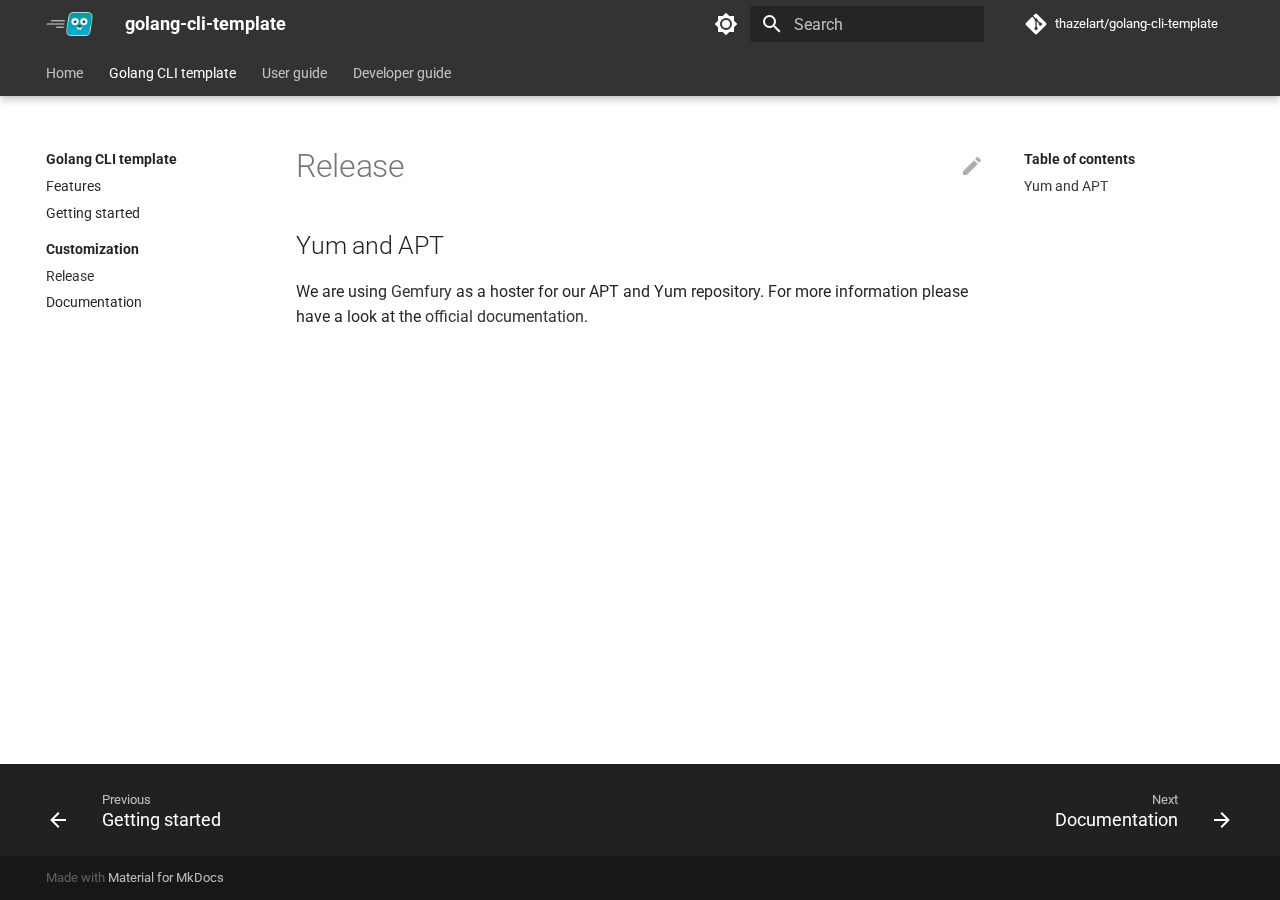
<file: golang-cli-template/customization/release/index.html>
<!doctype html>
<html lang="en" class="no-js">
  <head>
    
      <meta charset="utf-8">
      <meta name="viewport" content="width=device-width,initial-scale=1">
      
      
      
        <link rel="canonical" href="https://thazelart.github.io/golang-cli-template/golang-cli-template/customization/release/">
      
      <link rel="icon" href="../../../assets/images/favicon.ico">
      <meta name="generator" content="mkdocs-1.4.2, mkdocs-material-8.5.10">
    
    
      
        <title>Release - golang-cli-template</title>
      
    
    
      <link rel="stylesheet" href="../../../assets/stylesheets/main.472b142f.min.css">
      
        
        <link rel="stylesheet" href="../../../assets/stylesheets/palette.08040f6c.min.css">
        
      
      

    
    
    
      
        
        
        <link rel="preconnect" href="https://fonts.gstatic.com" crossorigin>
        <link rel="stylesheet" href="https://fonts.googleapis.com/css?family=Roboto:300,300i,400,400i,700,700i%7CRoboto+Mono:400,400i,700,700i&display=fallback">
        <style>:root{--md-text-font:"Roboto";--md-code-font:"Roboto Mono"}</style>
      
    
    
      <link rel="stylesheet" href="../../../assets/stylesheets/extra.css">
    
    <script>__md_scope=new URL("../../..",location),__md_hash=e=>[...e].reduce((e,_)=>(e<<5)-e+_.charCodeAt(0),0),__md_get=(e,_=localStorage,t=__md_scope)=>JSON.parse(_.getItem(t.pathname+"."+e)),__md_set=(e,_,t=localStorage,a=__md_scope)=>{try{t.setItem(a.pathname+"."+e,JSON.stringify(_))}catch(e){}}</script>
    
      

    
    
    
  </head>
  
  
    
    
      
    
    
    
    
    <body dir="ltr" data-md-color-scheme="default" data-md-color-primary="333333" data-md-color-accent="333333">
  
    
    
      <script>var palette=__md_get("__palette");if(palette&&"object"==typeof palette.color)for(var key of Object.keys(palette.color))document.body.setAttribute("data-md-color-"+key,palette.color[key])</script>
    
    <input class="md-toggle" data-md-toggle="drawer" type="checkbox" id="__drawer" autocomplete="off">
    <input class="md-toggle" data-md-toggle="search" type="checkbox" id="__search" autocomplete="off">
    <label class="md-overlay" for="__drawer"></label>
    <div data-md-component="skip">
      
        
        <a href="#yum-and-apt" class="md-skip">
          Skip to content
        </a>
      
    </div>
    <div data-md-component="announce">
      
    </div>
    
    
      

  

<header class="md-header md-header--lifted" data-md-component="header">
  <nav class="md-header__inner md-grid" aria-label="Header">
    <a href="../../.." title="golang-cli-template" class="md-header__button md-logo" aria-label="golang-cli-template" data-md-component="logo">
      
  <img src="../../../assets/images/logo.png" alt="logo">

    </a>
    <label class="md-header__button md-icon" for="__drawer">
      <svg xmlns="http://www.w3.org/2000/svg" viewBox="0 0 24 24"><path d="M3 6h18v2H3V6m0 5h18v2H3v-2m0 5h18v2H3v-2Z"/></svg>
    </label>
    <div class="md-header__title" data-md-component="header-title">
      <div class="md-header__ellipsis">
        <div class="md-header__topic">
          <span class="md-ellipsis">
            golang-cli-template
          </span>
        </div>
        <div class="md-header__topic" data-md-component="header-topic">
          <span class="md-ellipsis">
            
              Release
            
          </span>
        </div>
      </div>
    </div>
    
      <form class="md-header__option" data-md-component="palette">
        
          
          
          
          <input class="md-option" data-md-color-media="" data-md-color-scheme="default" data-md-color-primary="333333" data-md-color-accent="333333"  aria-label="Switch to dark mode"  type="radio" name="__palette" id="__palette_1">
          
            <label class="md-header__button md-icon" title="Switch to dark mode" for="__palette_2" hidden>
              <svg xmlns="http://www.w3.org/2000/svg" viewBox="0 0 24 24"><path d="M12 8a4 4 0 0 0-4 4 4 4 0 0 0 4 4 4 4 0 0 0 4-4 4 4 0 0 0-4-4m0 10a6 6 0 0 1-6-6 6 6 0 0 1 6-6 6 6 0 0 1 6 6 6 6 0 0 1-6 6m8-9.31V4h-4.69L12 .69 8.69 4H4v4.69L.69 12 4 15.31V20h4.69L12 23.31 15.31 20H20v-4.69L23.31 12 20 8.69Z"/></svg>
            </label>
          
        
          
          
          
          <input class="md-option" data-md-color-media="" data-md-color-scheme="slate" data-md-color-primary="#333333" data-md-color-accent="#333333"  aria-label="Switch to light mode"  type="radio" name="__palette" id="__palette_2">
          
            <label class="md-header__button md-icon" title="Switch to light mode" for="__palette_1" hidden>
              <svg xmlns="http://www.w3.org/2000/svg" viewBox="0 0 24 24"><path d="M9 2c-1.05 0-2.05.16-3 .46 4.06 1.27 7 5.04 7 9.54 0 4.5-2.94 8.27-7 9.54.95.3 1.95.46 3 .46a10 10 0 0 0 10-10A10 10 0 0 0 9 2Z"/></svg>
            </label>
          
        
      </form>
    
    
    
      <label class="md-header__button md-icon" for="__search">
        <svg xmlns="http://www.w3.org/2000/svg" viewBox="0 0 24 24"><path d="M9.5 3A6.5 6.5 0 0 1 16 9.5c0 1.61-.59 3.09-1.56 4.23l.27.27h.79l5 5-1.5 1.5-5-5v-.79l-.27-.27A6.516 6.516 0 0 1 9.5 16 6.5 6.5 0 0 1 3 9.5 6.5 6.5 0 0 1 9.5 3m0 2C7 5 5 7 5 9.5S7 14 9.5 14 14 12 14 9.5 12 5 9.5 5Z"/></svg>
      </label>
      <div class="md-search" data-md-component="search" role="dialog">
  <label class="md-search__overlay" for="__search"></label>
  <div class="md-search__inner" role="search">
    <form class="md-search__form" name="search">
      <input type="text" class="md-search__input" name="query" aria-label="Search" placeholder="Search" autocapitalize="off" autocorrect="off" autocomplete="off" spellcheck="false" data-md-component="search-query" required>
      <label class="md-search__icon md-icon" for="__search">
        <svg xmlns="http://www.w3.org/2000/svg" viewBox="0 0 24 24"><path d="M9.5 3A6.5 6.5 0 0 1 16 9.5c0 1.61-.59 3.09-1.56 4.23l.27.27h.79l5 5-1.5 1.5-5-5v-.79l-.27-.27A6.516 6.516 0 0 1 9.5 16 6.5 6.5 0 0 1 3 9.5 6.5 6.5 0 0 1 9.5 3m0 2C7 5 5 7 5 9.5S7 14 9.5 14 14 12 14 9.5 12 5 9.5 5Z"/></svg>
        <svg xmlns="http://www.w3.org/2000/svg" viewBox="0 0 24 24"><path d="M20 11v2H8l5.5 5.5-1.42 1.42L4.16 12l7.92-7.92L13.5 5.5 8 11h12Z"/></svg>
      </label>
      <nav class="md-search__options" aria-label="Search">
        
        <button type="reset" class="md-search__icon md-icon" title="Clear" aria-label="Clear" tabindex="-1">
          <svg xmlns="http://www.w3.org/2000/svg" viewBox="0 0 24 24"><path d="M19 6.41 17.59 5 12 10.59 6.41 5 5 6.41 10.59 12 5 17.59 6.41 19 12 13.41 17.59 19 19 17.59 13.41 12 19 6.41Z"/></svg>
        </button>
      </nav>
      
    </form>
    <div class="md-search__output">
      <div class="md-search__scrollwrap" data-md-scrollfix>
        <div class="md-search-result" data-md-component="search-result">
          <div class="md-search-result__meta">
            Initializing search
          </div>
          <ol class="md-search-result__list"></ol>
        </div>
      </div>
    </div>
  </div>
</div>
    
    
      <div class="md-header__source">
        <a href="https://github.com/thazelart/golang-cli-template" title="Go to repository" class="md-source" data-md-component="source">
  <div class="md-source__icon md-icon">
    
    <svg xmlns="http://www.w3.org/2000/svg" viewBox="0 0 448 512"><!--! Font Awesome Free 6.2.0 by @fontawesome - https://fontawesome.com License - https://fontawesome.com/license/free (Icons: CC BY 4.0, Fonts: SIL OFL 1.1, Code: MIT License) Copyright 2022 Fonticons, Inc.--><path d="M439.55 236.05 244 40.45a28.87 28.87 0 0 0-40.81 0l-40.66 40.63 51.52 51.52c27.06-9.14 52.68 16.77 43.39 43.68l49.66 49.66c34.23-11.8 61.18 31 35.47 56.69-26.49 26.49-70.21-2.87-56-37.34L240.22 199v121.85c25.3 12.54 22.26 41.85 9.08 55a34.34 34.34 0 0 1-48.55 0c-17.57-17.6-11.07-46.91 11.25-56v-123c-20.8-8.51-24.6-30.74-18.64-45L142.57 101 8.45 235.14a28.86 28.86 0 0 0 0 40.81l195.61 195.6a28.86 28.86 0 0 0 40.8 0l194.69-194.69a28.86 28.86 0 0 0 0-40.81z"/></svg>
  </div>
  <div class="md-source__repository">
    thazelart/golang-cli-template
  </div>
</a>
      </div>
    
  </nav>
  
    
      
<nav class="md-tabs" aria-label="Tabs" data-md-component="tabs">
  <div class="md-tabs__inner md-grid">
    <ul class="md-tabs__list">
      
        
  
  


  <li class="md-tabs__item">
    <a href="../../.." class="md-tabs__link">
      Home
    </a>
  </li>

      
        
  
  
    
  


  
  
  
    <li class="md-tabs__item">
      <a href="../../features/" class="md-tabs__link md-tabs__link--active">
        Golang CLI template
      </a>
    </li>
  

      
        
  
  


  
  
  
    <li class="md-tabs__item">
      <a href="../../../user-guide/getting-started/" class="md-tabs__link">
        User guide
      </a>
    </li>
  

      
        
  
  


  
  
  
    <li class="md-tabs__item">
      <a href="../../../dev-guide/code_of_conduct/" class="md-tabs__link">
        Developer guide
      </a>
    </li>
  

      
    </ul>
  </div>
</nav>
    
  
</header>
    
    <div class="md-container" data-md-component="container">
      
      
        
      
      <main class="md-main" data-md-component="main">
        <div class="md-main__inner md-grid">
          
            
              
              <div class="md-sidebar md-sidebar--primary" data-md-component="sidebar" data-md-type="navigation" >
                <div class="md-sidebar__scrollwrap">
                  <div class="md-sidebar__inner">
                    

  


<nav class="md-nav md-nav--primary md-nav--lifted" aria-label="Navigation" data-md-level="0">
  <label class="md-nav__title" for="__drawer">
    <a href="../../.." title="golang-cli-template" class="md-nav__button md-logo" aria-label="golang-cli-template" data-md-component="logo">
      
  <img src="../../../assets/images/logo.png" alt="logo">

    </a>
    golang-cli-template
  </label>
  
    <div class="md-nav__source">
      <a href="https://github.com/thazelart/golang-cli-template" title="Go to repository" class="md-source" data-md-component="source">
  <div class="md-source__icon md-icon">
    
    <svg xmlns="http://www.w3.org/2000/svg" viewBox="0 0 448 512"><!--! Font Awesome Free 6.2.0 by @fontawesome - https://fontawesome.com License - https://fontawesome.com/license/free (Icons: CC BY 4.0, Fonts: SIL OFL 1.1, Code: MIT License) Copyright 2022 Fonticons, Inc.--><path d="M439.55 236.05 244 40.45a28.87 28.87 0 0 0-40.81 0l-40.66 40.63 51.52 51.52c27.06-9.14 52.68 16.77 43.39 43.68l49.66 49.66c34.23-11.8 61.18 31 35.47 56.69-26.49 26.49-70.21-2.87-56-37.34L240.22 199v121.85c25.3 12.54 22.26 41.85 9.08 55a34.34 34.34 0 0 1-48.55 0c-17.57-17.6-11.07-46.91 11.25-56v-123c-20.8-8.51-24.6-30.74-18.64-45L142.57 101 8.45 235.14a28.86 28.86 0 0 0 0 40.81l195.61 195.6a28.86 28.86 0 0 0 40.8 0l194.69-194.69a28.86 28.86 0 0 0 0-40.81z"/></svg>
  </div>
  <div class="md-source__repository">
    thazelart/golang-cli-template
  </div>
</a>
    </div>
  
  <ul class="md-nav__list" data-md-scrollfix>
    
      
      
      

  
  
  
    <li class="md-nav__item">
      <a href="../../.." class="md-nav__link">
        Home
      </a>
    </li>
  

    
      
      
      

  
  
    
  
  
    
    <li class="md-nav__item md-nav__item--active md-nav__item--nested">
      
      
        <input class="md-nav__toggle md-toggle" data-md-toggle="__nav_2" type="checkbox" id="__nav_2" checked>
      
      
      
        
          
        
          
        
          
        
      
      
        <label class="md-nav__link" for="__nav_2">
          Golang CLI template
          <span class="md-nav__icon md-icon"></span>
        </label>
      
      <nav class="md-nav" aria-label="Golang CLI template" data-md-level="1">
        <label class="md-nav__title" for="__nav_2">
          <span class="md-nav__icon md-icon"></span>
          Golang CLI template
        </label>
        <ul class="md-nav__list" data-md-scrollfix>
          
            
              
  
  
  
    <li class="md-nav__item">
      <a href="../../features/" class="md-nav__link">
        Features
      </a>
    </li>
  

            
          
            
              
  
  
  
    <li class="md-nav__item">
      <a href="../../getting-started/" class="md-nav__link">
        Getting started
      </a>
    </li>
  

            
          
            
              
  
  
    
  
  
    
      
    
    <li class="md-nav__item md-nav__item--active md-nav__item--section md-nav__item--nested">
      
      
        <input class="md-nav__toggle md-toggle" data-md-toggle="__nav_2_3" type="checkbox" id="__nav_2_3" checked>
      
      
      
        
          
        
          
        
      
      
        <label class="md-nav__link" for="__nav_2_3">
          Customization
          <span class="md-nav__icon md-icon"></span>
        </label>
      
      <nav class="md-nav" aria-label="Customization" data-md-level="2">
        <label class="md-nav__title" for="__nav_2_3">
          <span class="md-nav__icon md-icon"></span>
          Customization
        </label>
        <ul class="md-nav__list" data-md-scrollfix>
          
            
              
  
  
    
  
  
    <li class="md-nav__item md-nav__item--active">
      
      <input class="md-nav__toggle md-toggle" data-md-toggle="toc" type="checkbox" id="__toc">
      
      
      
        <label class="md-nav__link md-nav__link--active" for="__toc">
          Release
          <span class="md-nav__icon md-icon"></span>
        </label>
      
      <a href="./" class="md-nav__link md-nav__link--active">
        Release
      </a>
      
        

<nav class="md-nav md-nav--secondary" aria-label="Table of contents">
  
  
  
  
    <label class="md-nav__title" for="__toc">
      <span class="md-nav__icon md-icon"></span>
      Table of contents
    </label>
    <ul class="md-nav__list" data-md-component="toc" data-md-scrollfix>
      
        <li class="md-nav__item">
  <a href="#yum-and-apt" class="md-nav__link">
    Yum and APT
  </a>
  
</li>
      
    </ul>
  
</nav>
      
    </li>
  

            
          
            
              
  
  
  
    <li class="md-nav__item">
      <a href="../doc/" class="md-nav__link">
        Documentation
      </a>
    </li>
  

            
          
        </ul>
      </nav>
    </li>
  

            
          
        </ul>
      </nav>
    </li>
  

    
      
      
      

  
  
  
    
    <li class="md-nav__item md-nav__item--nested">
      
      
        <input class="md-nav__toggle md-toggle" data-md-toggle="__nav_3" type="checkbox" id="__nav_3" >
      
      
      
        
          
        
          
        
      
      
        <label class="md-nav__link" for="__nav_3">
          User guide
          <span class="md-nav__icon md-icon"></span>
        </label>
      
      <nav class="md-nav" aria-label="User guide" data-md-level="1">
        <label class="md-nav__title" for="__nav_3">
          <span class="md-nav__icon md-icon"></span>
          User guide
        </label>
        <ul class="md-nav__list" data-md-scrollfix>
          
            
              
  
  
  
    <li class="md-nav__item">
      <a href="../../../user-guide/getting-started/" class="md-nav__link">
        Installation
      </a>
    </li>
  

            
          
            
              
  
  
  
    
      
    
    <li class="md-nav__item md-nav__item--section md-nav__item--nested">
      
      
        <input class="md-nav__toggle md-toggle" data-md-toggle="__nav_3_2" type="checkbox" id="__nav_3_2" >
      
      
      
        
          
        
      
      
        <label class="md-nav__link" for="__nav_3_2">
          Commands
          <span class="md-nav__icon md-icon"></span>
        </label>
      
      <nav class="md-nav" aria-label="Commands" data-md-level="2">
        <label class="md-nav__title" for="__nav_3_2">
          <span class="md-nav__icon md-icon"></span>
          Commands
        </label>
        <ul class="md-nav__list" data-md-scrollfix>
          
            
              
  
  
  
    <li class="md-nav__item">
      <a href="../../../user-guide/commands/version/" class="md-nav__link">
        Version
      </a>
    </li>
  

            
          
        </ul>
      </nav>
    </li>
  

            
          
        </ul>
      </nav>
    </li>
  

    
      
      
      

  
  
  
    
    <li class="md-nav__item md-nav__item--nested">
      
      
        <input class="md-nav__toggle md-toggle" data-md-toggle="__nav_4" type="checkbox" id="__nav_4" >
      
      
      
        
          
        
          
        
      
      
        <label class="md-nav__link" for="__nav_4">
          Developer guide
          <span class="md-nav__icon md-icon"></span>
        </label>
      
      <nav class="md-nav" aria-label="Developer guide" data-md-level="1">
        <label class="md-nav__title" for="__nav_4">
          <span class="md-nav__icon md-icon"></span>
          Developer guide
        </label>
        <ul class="md-nav__list" data-md-scrollfix>
          
            
              
  
  
  
    <li class="md-nav__item">
      <a href="../../../dev-guide/code_of_conduct/" class="md-nav__link">
        Code of conduct
      </a>
    </li>
  

            
          
            
              
  
  
  
    <li class="md-nav__item">
      <a href="../../../dev-guide/contributing/" class="md-nav__link">
        Contributing
      </a>
    </li>
  

            
          
        </ul>
      </nav>
    </li>
  

    
  </ul>
</nav>
                  </div>
                </div>
              </div>
            
            
              
              <div class="md-sidebar md-sidebar--secondary" data-md-component="sidebar" data-md-type="toc" >
                <div class="md-sidebar__scrollwrap">
                  <div class="md-sidebar__inner">
                    

<nav class="md-nav md-nav--secondary" aria-label="Table of contents">
  
  
  
  
    <label class="md-nav__title" for="__toc">
      <span class="md-nav__icon md-icon"></span>
      Table of contents
    </label>
    <ul class="md-nav__list" data-md-component="toc" data-md-scrollfix>
      
        <li class="md-nav__item">
  <a href="#yum-and-apt" class="md-nav__link">
    Yum and APT
  </a>
  
</li>
      
    </ul>
  
</nav>
                  </div>
                </div>
              </div>
            
          
          
            <div class="md-content" data-md-component="content">
              <article class="md-content__inner md-typeset">
                
                  

  <a href="https://github.com/thazelart/golang-cli-template/edit/master/docs/golang-cli-template/customization/release.md" title="Edit this page" class="md-content__button md-icon">
    
    <svg xmlns="http://www.w3.org/2000/svg" viewBox="0 0 24 24"><path d="M20.71 7.04c.39-.39.39-1.04 0-1.41l-2.34-2.34c-.37-.39-1.02-.39-1.41 0l-1.84 1.83 3.75 3.75M3 17.25V21h3.75L17.81 9.93l-3.75-3.75L3 17.25Z"/></svg>
  </a>


  <h1>Release</h1>

<h2 id="yum-and-apt">Yum and APT</h2>
<p>We are using <a href="https://gemfury.com/">Gemfury</a> as a hoster for our APT and Yum repository. For more information please have a look at the <a href="https://gemfury.com/help">official documentation</a>.</p>





                
              </article>
            </div>
          
          
        </div>
        
      </main>
      
        <footer class="md-footer">
  
    
    <nav class="md-footer__inner md-grid" aria-label="Footer" >
      
        
        <a href="../../getting-started/" class="md-footer__link md-footer__link--prev" aria-label="Previous: Getting started" rel="prev">
          <div class="md-footer__button md-icon">
            <svg xmlns="http://www.w3.org/2000/svg" viewBox="0 0 24 24"><path d="M20 11v2H8l5.5 5.5-1.42 1.42L4.16 12l7.92-7.92L13.5 5.5 8 11h12Z"/></svg>
          </div>
          <div class="md-footer__title">
            <div class="md-ellipsis">
              <span class="md-footer__direction">
                Previous
              </span>
              Getting started
            </div>
          </div>
        </a>
      
      
        
        <a href="../doc/" class="md-footer__link md-footer__link--next" aria-label="Next: Documentation" rel="next">
          <div class="md-footer__title">
            <div class="md-ellipsis">
              <span class="md-footer__direction">
                Next
              </span>
              Documentation
            </div>
          </div>
          <div class="md-footer__button md-icon">
            <svg xmlns="http://www.w3.org/2000/svg" viewBox="0 0 24 24"><path d="M4 11v2h12l-5.5 5.5 1.42 1.42L19.84 12l-7.92-7.92L10.5 5.5 16 11H4Z"/></svg>
          </div>
        </a>
      
    </nav>
  
  <div class="md-footer-meta md-typeset">
    <div class="md-footer-meta__inner md-grid">
      <div class="md-copyright">
  
  
    Made with
    <a href="https://squidfunk.github.io/mkdocs-material/" target="_blank" rel="noopener">
      Material for MkDocs
    </a>
  
</div>
      
    </div>
  </div>
</footer>
      
    </div>
    <div class="md-dialog" data-md-component="dialog">
      <div class="md-dialog__inner md-typeset"></div>
    </div>
    
    <script id="__config" type="application/json">{"base": "../../..", "features": ["navigation.indexes", "navigation.sections", "navigation.instant", "navigation.tabs", "navigation.tabs.sticky"], "search": "../../../assets/javascripts/workers/search.16e2a7d4.min.js", "translations": {"clipboard.copied": "Copied to clipboard", "clipboard.copy": "Copy to clipboard", "search.config.lang": "en", "search.config.pipeline": "trimmer, stopWordFilter", "search.config.separator": "[\\s\\-]+", "search.placeholder": "Search", "search.result.more.one": "1 more on this page", "search.result.more.other": "# more on this page", "search.result.none": "No matching documents", "search.result.one": "1 matching document", "search.result.other": "# matching documents", "search.result.placeholder": "Type to start searching", "search.result.term.missing": "Missing", "select.version.title": "Select version"}}</script>
    
    
      <script src="../../../assets/javascripts/bundle.d6c3db9e.min.js"></script>
      
    
  </body>
</html>
</file>
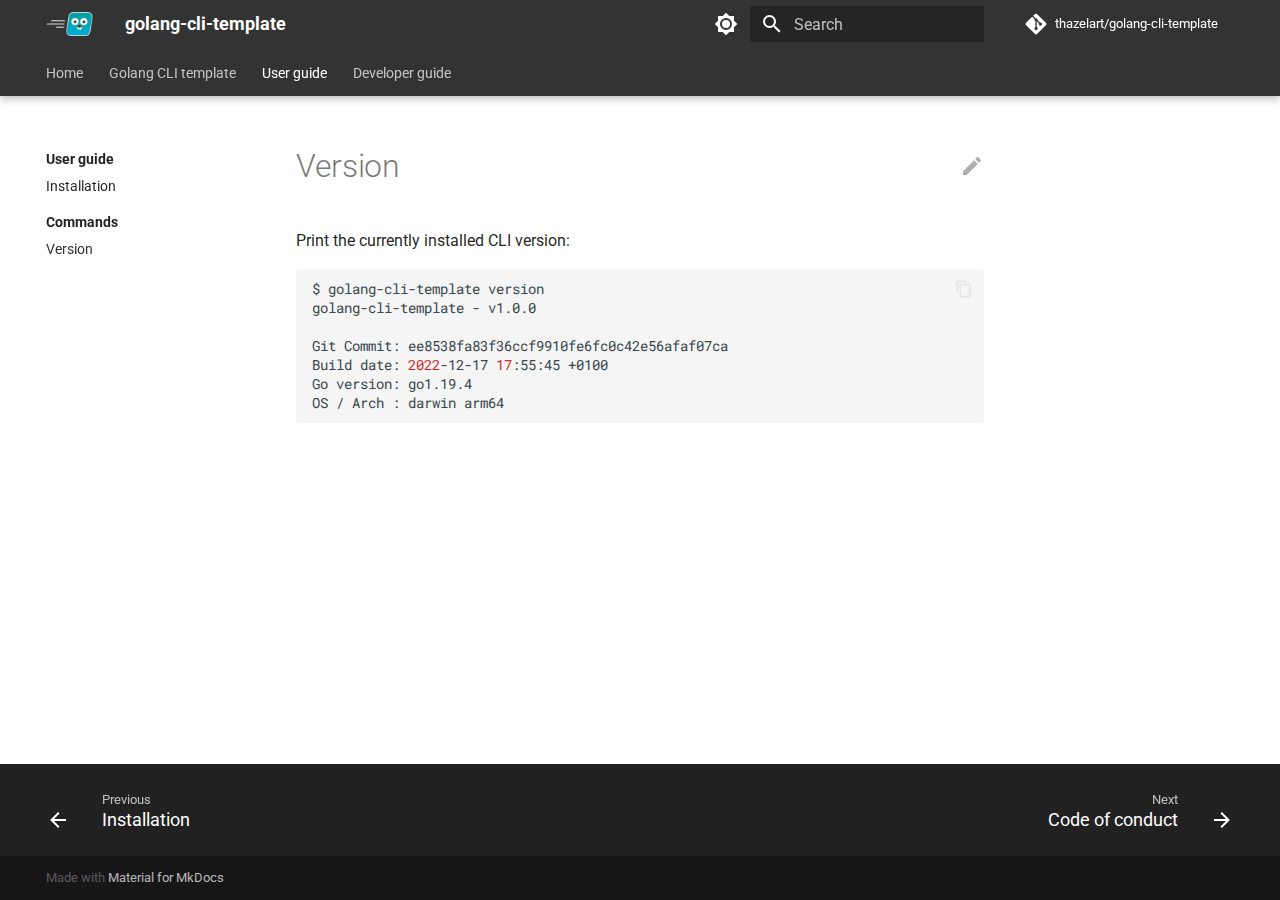
<file: user-guide/commands/version/index.html>
<!doctype html>
<html lang="en" class="no-js">
  <head>
    
      <meta charset="utf-8">
      <meta name="viewport" content="width=device-width,initial-scale=1">
      
      
      
        <link rel="canonical" href="https://thazelart.github.io/golang-cli-template/user-guide/commands/version/">
      
      <link rel="icon" href="../../../assets/images/favicon.ico">
      <meta name="generator" content="mkdocs-1.4.2, mkdocs-material-8.5.10">
    
    
      
        <title>Version - golang-cli-template</title>
      
    
    
      <link rel="stylesheet" href="../../../assets/stylesheets/main.472b142f.min.css">
      
        
        <link rel="stylesheet" href="../../../assets/stylesheets/palette.08040f6c.min.css">
        
      
      

    
    
    
      
        
        
        <link rel="preconnect" href="https://fonts.gstatic.com" crossorigin>
        <link rel="stylesheet" href="https://fonts.googleapis.com/css?family=Roboto:300,300i,400,400i,700,700i%7CRoboto+Mono:400,400i,700,700i&display=fallback">
        <style>:root{--md-text-font:"Roboto";--md-code-font:"Roboto Mono"}</style>
      
    
    
      <link rel="stylesheet" href="../../../assets/stylesheets/extra.css">
    
    <script>__md_scope=new URL("../../..",location),__md_hash=e=>[...e].reduce((e,_)=>(e<<5)-e+_.charCodeAt(0),0),__md_get=(e,_=localStorage,t=__md_scope)=>JSON.parse(_.getItem(t.pathname+"."+e)),__md_set=(e,_,t=localStorage,a=__md_scope)=>{try{t.setItem(a.pathname+"."+e,JSON.stringify(_))}catch(e){}}</script>
    
      

    
    
    
  </head>
  
  
    
    
      
    
    
    
    
    <body dir="ltr" data-md-color-scheme="default" data-md-color-primary="333333" data-md-color-accent="333333">
  
    
    
      <script>var palette=__md_get("__palette");if(palette&&"object"==typeof palette.color)for(var key of Object.keys(palette.color))document.body.setAttribute("data-md-color-"+key,palette.color[key])</script>
    
    <input class="md-toggle" data-md-toggle="drawer" type="checkbox" id="__drawer" autocomplete="off">
    <input class="md-toggle" data-md-toggle="search" type="checkbox" id="__search" autocomplete="off">
    <label class="md-overlay" for="__drawer"></label>
    <div data-md-component="skip">
      
    </div>
    <div data-md-component="announce">
      
    </div>
    
    
      

  

<header class="md-header md-header--lifted" data-md-component="header">
  <nav class="md-header__inner md-grid" aria-label="Header">
    <a href="../../.." title="golang-cli-template" class="md-header__button md-logo" aria-label="golang-cli-template" data-md-component="logo">
      
  <img src="../../../assets/images/logo.png" alt="logo">

    </a>
    <label class="md-header__button md-icon" for="__drawer">
      <svg xmlns="http://www.w3.org/2000/svg" viewBox="0 0 24 24"><path d="M3 6h18v2H3V6m0 5h18v2H3v-2m0 5h18v2H3v-2Z"/></svg>
    </label>
    <div class="md-header__title" data-md-component="header-title">
      <div class="md-header__ellipsis">
        <div class="md-header__topic">
          <span class="md-ellipsis">
            golang-cli-template
          </span>
        </div>
        <div class="md-header__topic" data-md-component="header-topic">
          <span class="md-ellipsis">
            
              Version
            
          </span>
        </div>
      </div>
    </div>
    
      <form class="md-header__option" data-md-component="palette">
        
          
          
          
          <input class="md-option" data-md-color-media="" data-md-color-scheme="default" data-md-color-primary="333333" data-md-color-accent="333333"  aria-label="Switch to dark mode"  type="radio" name="__palette" id="__palette_1">
          
            <label class="md-header__button md-icon" title="Switch to dark mode" for="__palette_2" hidden>
              <svg xmlns="http://www.w3.org/2000/svg" viewBox="0 0 24 24"><path d="M12 8a4 4 0 0 0-4 4 4 4 0 0 0 4 4 4 4 0 0 0 4-4 4 4 0 0 0-4-4m0 10a6 6 0 0 1-6-6 6 6 0 0 1 6-6 6 6 0 0 1 6 6 6 6 0 0 1-6 6m8-9.31V4h-4.69L12 .69 8.69 4H4v4.69L.69 12 4 15.31V20h4.69L12 23.31 15.31 20H20v-4.69L23.31 12 20 8.69Z"/></svg>
            </label>
          
        
          
          
          
          <input class="md-option" data-md-color-media="" data-md-color-scheme="slate" data-md-color-primary="#333333" data-md-color-accent="#333333"  aria-label="Switch to light mode"  type="radio" name="__palette" id="__palette_2">
          
            <label class="md-header__button md-icon" title="Switch to light mode" for="__palette_1" hidden>
              <svg xmlns="http://www.w3.org/2000/svg" viewBox="0 0 24 24"><path d="M9 2c-1.05 0-2.05.16-3 .46 4.06 1.27 7 5.04 7 9.54 0 4.5-2.94 8.27-7 9.54.95.3 1.95.46 3 .46a10 10 0 0 0 10-10A10 10 0 0 0 9 2Z"/></svg>
            </label>
          
        
      </form>
    
    
    
      <label class="md-header__button md-icon" for="__search">
        <svg xmlns="http://www.w3.org/2000/svg" viewBox="0 0 24 24"><path d="M9.5 3A6.5 6.5 0 0 1 16 9.5c0 1.61-.59 3.09-1.56 4.23l.27.27h.79l5 5-1.5 1.5-5-5v-.79l-.27-.27A6.516 6.516 0 0 1 9.5 16 6.5 6.5 0 0 1 3 9.5 6.5 6.5 0 0 1 9.5 3m0 2C7 5 5 7 5 9.5S7 14 9.5 14 14 12 14 9.5 12 5 9.5 5Z"/></svg>
      </label>
      <div class="md-search" data-md-component="search" role="dialog">
  <label class="md-search__overlay" for="__search"></label>
  <div class="md-search__inner" role="search">
    <form class="md-search__form" name="search">
      <input type="text" class="md-search__input" name="query" aria-label="Search" placeholder="Search" autocapitalize="off" autocorrect="off" autocomplete="off" spellcheck="false" data-md-component="search-query" required>
      <label class="md-search__icon md-icon" for="__search">
        <svg xmlns="http://www.w3.org/2000/svg" viewBox="0 0 24 24"><path d="M9.5 3A6.5 6.5 0 0 1 16 9.5c0 1.61-.59 3.09-1.56 4.23l.27.27h.79l5 5-1.5 1.5-5-5v-.79l-.27-.27A6.516 6.516 0 0 1 9.5 16 6.5 6.5 0 0 1 3 9.5 6.5 6.5 0 0 1 9.5 3m0 2C7 5 5 7 5 9.5S7 14 9.5 14 14 12 14 9.5 12 5 9.5 5Z"/></svg>
        <svg xmlns="http://www.w3.org/2000/svg" viewBox="0 0 24 24"><path d="M20 11v2H8l5.5 5.5-1.42 1.42L4.16 12l7.92-7.92L13.5 5.5 8 11h12Z"/></svg>
      </label>
      <nav class="md-search__options" aria-label="Search">
        
        <button type="reset" class="md-search__icon md-icon" title="Clear" aria-label="Clear" tabindex="-1">
          <svg xmlns="http://www.w3.org/2000/svg" viewBox="0 0 24 24"><path d="M19 6.41 17.59 5 12 10.59 6.41 5 5 6.41 10.59 12 5 17.59 6.41 19 12 13.41 17.59 19 19 17.59 13.41 12 19 6.41Z"/></svg>
        </button>
      </nav>
      
    </form>
    <div class="md-search__output">
      <div class="md-search__scrollwrap" data-md-scrollfix>
        <div class="md-search-result" data-md-component="search-result">
          <div class="md-search-result__meta">
            Initializing search
          </div>
          <ol class="md-search-result__list"></ol>
        </div>
      </div>
    </div>
  </div>
</div>
    
    
      <div class="md-header__source">
        <a href="https://github.com/thazelart/golang-cli-template" title="Go to repository" class="md-source" data-md-component="source">
  <div class="md-source__icon md-icon">
    
    <svg xmlns="http://www.w3.org/2000/svg" viewBox="0 0 448 512"><!--! Font Awesome Free 6.2.0 by @fontawesome - https://fontawesome.com License - https://fontawesome.com/license/free (Icons: CC BY 4.0, Fonts: SIL OFL 1.1, Code: MIT License) Copyright 2022 Fonticons, Inc.--><path d="M439.55 236.05 244 40.45a28.87 28.87 0 0 0-40.81 0l-40.66 40.63 51.52 51.52c27.06-9.14 52.68 16.77 43.39 43.68l49.66 49.66c34.23-11.8 61.18 31 35.47 56.69-26.49 26.49-70.21-2.87-56-37.34L240.22 199v121.85c25.3 12.54 22.26 41.85 9.08 55a34.34 34.34 0 0 1-48.55 0c-17.57-17.6-11.07-46.91 11.25-56v-123c-20.8-8.51-24.6-30.74-18.64-45L142.57 101 8.45 235.14a28.86 28.86 0 0 0 0 40.81l195.61 195.6a28.86 28.86 0 0 0 40.8 0l194.69-194.69a28.86 28.86 0 0 0 0-40.81z"/></svg>
  </div>
  <div class="md-source__repository">
    thazelart/golang-cli-template
  </div>
</a>
      </div>
    
  </nav>
  
    
      
<nav class="md-tabs" aria-label="Tabs" data-md-component="tabs">
  <div class="md-tabs__inner md-grid">
    <ul class="md-tabs__list">
      
        
  
  


  <li class="md-tabs__item">
    <a href="../../.." class="md-tabs__link">
      Home
    </a>
  </li>

      
        
  
  


  
  
  
    <li class="md-tabs__item">
      <a href="../../../golang-cli-template/features/" class="md-tabs__link">
        Golang CLI template
      </a>
    </li>
  

      
        
  
  
    
  


  
  
  
    <li class="md-tabs__item">
      <a href="../../getting-started/" class="md-tabs__link md-tabs__link--active">
        User guide
      </a>
    </li>
  

      
        
  
  


  
  
  
    <li class="md-tabs__item">
      <a href="../../../dev-guide/code_of_conduct/" class="md-tabs__link">
        Developer guide
      </a>
    </li>
  

      
    </ul>
  </div>
</nav>
    
  
</header>
    
    <div class="md-container" data-md-component="container">
      
      
        
      
      <main class="md-main" data-md-component="main">
        <div class="md-main__inner md-grid">
          
            
              
              <div class="md-sidebar md-sidebar--primary" data-md-component="sidebar" data-md-type="navigation" >
                <div class="md-sidebar__scrollwrap">
                  <div class="md-sidebar__inner">
                    

  


<nav class="md-nav md-nav--primary md-nav--lifted" aria-label="Navigation" data-md-level="0">
  <label class="md-nav__title" for="__drawer">
    <a href="../../.." title="golang-cli-template" class="md-nav__button md-logo" aria-label="golang-cli-template" data-md-component="logo">
      
  <img src="../../../assets/images/logo.png" alt="logo">

    </a>
    golang-cli-template
  </label>
  
    <div class="md-nav__source">
      <a href="https://github.com/thazelart/golang-cli-template" title="Go to repository" class="md-source" data-md-component="source">
  <div class="md-source__icon md-icon">
    
    <svg xmlns="http://www.w3.org/2000/svg" viewBox="0 0 448 512"><!--! Font Awesome Free 6.2.0 by @fontawesome - https://fontawesome.com License - https://fontawesome.com/license/free (Icons: CC BY 4.0, Fonts: SIL OFL 1.1, Code: MIT License) Copyright 2022 Fonticons, Inc.--><path d="M439.55 236.05 244 40.45a28.87 28.87 0 0 0-40.81 0l-40.66 40.63 51.52 51.52c27.06-9.14 52.68 16.77 43.39 43.68l49.66 49.66c34.23-11.8 61.18 31 35.47 56.69-26.49 26.49-70.21-2.87-56-37.34L240.22 199v121.85c25.3 12.54 22.26 41.85 9.08 55a34.34 34.34 0 0 1-48.55 0c-17.57-17.6-11.07-46.91 11.25-56v-123c-20.8-8.51-24.6-30.74-18.64-45L142.57 101 8.45 235.14a28.86 28.86 0 0 0 0 40.81l195.61 195.6a28.86 28.86 0 0 0 40.8 0l194.69-194.69a28.86 28.86 0 0 0 0-40.81z"/></svg>
  </div>
  <div class="md-source__repository">
    thazelart/golang-cli-template
  </div>
</a>
    </div>
  
  <ul class="md-nav__list" data-md-scrollfix>
    
      
      
      

  
  
  
    <li class="md-nav__item">
      <a href="../../.." class="md-nav__link">
        Home
      </a>
    </li>
  

    
      
      
      

  
  
  
    
    <li class="md-nav__item md-nav__item--nested">
      
      
        <input class="md-nav__toggle md-toggle" data-md-toggle="__nav_2" type="checkbox" id="__nav_2" >
      
      
      
        
          
        
          
        
          
        
      
      
        <label class="md-nav__link" for="__nav_2">
          Golang CLI template
          <span class="md-nav__icon md-icon"></span>
        </label>
      
      <nav class="md-nav" aria-label="Golang CLI template" data-md-level="1">
        <label class="md-nav__title" for="__nav_2">
          <span class="md-nav__icon md-icon"></span>
          Golang CLI template
        </label>
        <ul class="md-nav__list" data-md-scrollfix>
          
            
              
  
  
  
    <li class="md-nav__item">
      <a href="../../../golang-cli-template/features/" class="md-nav__link">
        Features
      </a>
    </li>
  

            
          
            
              
  
  
  
    <li class="md-nav__item">
      <a href="../../../golang-cli-template/getting-started/" class="md-nav__link">
        Getting started
      </a>
    </li>
  

            
          
            
              
  
  
  
    
      
    
    <li class="md-nav__item md-nav__item--section md-nav__item--nested">
      
      
        <input class="md-nav__toggle md-toggle" data-md-toggle="__nav_2_3" type="checkbox" id="__nav_2_3" >
      
      
      
        
          
        
          
        
      
      
        <label class="md-nav__link" for="__nav_2_3">
          Customization
          <span class="md-nav__icon md-icon"></span>
        </label>
      
      <nav class="md-nav" aria-label="Customization" data-md-level="2">
        <label class="md-nav__title" for="__nav_2_3">
          <span class="md-nav__icon md-icon"></span>
          Customization
        </label>
        <ul class="md-nav__list" data-md-scrollfix>
          
            
              
  
  
  
    <li class="md-nav__item">
      <a href="../../../golang-cli-template/customization/release/" class="md-nav__link">
        Release
      </a>
    </li>
  

            
          
            
              
  
  
  
    <li class="md-nav__item">
      <a href="../../../golang-cli-template/customization/doc/" class="md-nav__link">
        Documentation
      </a>
    </li>
  

            
          
        </ul>
      </nav>
    </li>
  

            
          
        </ul>
      </nav>
    </li>
  

    
      
      
      

  
  
    
  
  
    
    <li class="md-nav__item md-nav__item--active md-nav__item--nested">
      
      
        <input class="md-nav__toggle md-toggle" data-md-toggle="__nav_3" type="checkbox" id="__nav_3" checked>
      
      
      
        
          
        
          
        
      
      
        <label class="md-nav__link" for="__nav_3">
          User guide
          <span class="md-nav__icon md-icon"></span>
        </label>
      
      <nav class="md-nav" aria-label="User guide" data-md-level="1">
        <label class="md-nav__title" for="__nav_3">
          <span class="md-nav__icon md-icon"></span>
          User guide
        </label>
        <ul class="md-nav__list" data-md-scrollfix>
          
            
              
  
  
  
    <li class="md-nav__item">
      <a href="../../getting-started/" class="md-nav__link">
        Installation
      </a>
    </li>
  

            
          
            
              
  
  
    
  
  
    
      
    
    <li class="md-nav__item md-nav__item--active md-nav__item--section md-nav__item--nested">
      
      
        <input class="md-nav__toggle md-toggle" data-md-toggle="__nav_3_2" type="checkbox" id="__nav_3_2" checked>
      
      
      
        
          
        
      
      
        <label class="md-nav__link" for="__nav_3_2">
          Commands
          <span class="md-nav__icon md-icon"></span>
        </label>
      
      <nav class="md-nav" aria-label="Commands" data-md-level="2">
        <label class="md-nav__title" for="__nav_3_2">
          <span class="md-nav__icon md-icon"></span>
          Commands
        </label>
        <ul class="md-nav__list" data-md-scrollfix>
          
            
              
  
  
    
  
  
    <li class="md-nav__item md-nav__item--active">
      
      <input class="md-nav__toggle md-toggle" data-md-toggle="toc" type="checkbox" id="__toc">
      
      
      
      <a href="./" class="md-nav__link md-nav__link--active">
        Version
      </a>
      
    </li>
  

            
          
        </ul>
      </nav>
    </li>
  

            
          
        </ul>
      </nav>
    </li>
  

    
      
      
      

  
  
  
    
    <li class="md-nav__item md-nav__item--nested">
      
      
        <input class="md-nav__toggle md-toggle" data-md-toggle="__nav_4" type="checkbox" id="__nav_4" >
      
      
      
        
          
        
          
        
      
      
        <label class="md-nav__link" for="__nav_4">
          Developer guide
          <span class="md-nav__icon md-icon"></span>
        </label>
      
      <nav class="md-nav" aria-label="Developer guide" data-md-level="1">
        <label class="md-nav__title" for="__nav_4">
          <span class="md-nav__icon md-icon"></span>
          Developer guide
        </label>
        <ul class="md-nav__list" data-md-scrollfix>
          
            
              
  
  
  
    <li class="md-nav__item">
      <a href="../../../dev-guide/code_of_conduct/" class="md-nav__link">
        Code of conduct
      </a>
    </li>
  

            
          
            
              
  
  
  
    <li class="md-nav__item">
      <a href="../../../dev-guide/contributing/" class="md-nav__link">
        Contributing
      </a>
    </li>
  

            
          
        </ul>
      </nav>
    </li>
  

    
  </ul>
</nav>
                  </div>
                </div>
              </div>
            
            
              
              <div class="md-sidebar md-sidebar--secondary" data-md-component="sidebar" data-md-type="toc" >
                <div class="md-sidebar__scrollwrap">
                  <div class="md-sidebar__inner">
                    

<nav class="md-nav md-nav--secondary" aria-label="Table of contents">
  
  
  
  
</nav>
                  </div>
                </div>
              </div>
            
          
          
            <div class="md-content" data-md-component="content">
              <article class="md-content__inner md-typeset">
                
                  

  <a href="https://github.com/thazelart/golang-cli-template/edit/master/docs/user-guide/commands/version.md" title="Edit this page" class="md-content__button md-icon">
    
    <svg xmlns="http://www.w3.org/2000/svg" viewBox="0 0 24 24"><path d="M20.71 7.04c.39-.39.39-1.04 0-1.41l-2.34-2.34c-.37-.39-1.02-.39-1.41 0l-1.84 1.83 3.75 3.75M3 17.25V21h3.75L17.81 9.93l-3.75-3.75L3 17.25Z"/></svg>
  </a>


  <h1>Version</h1>

<p>Print the currently installed CLI version:</p>
<div class="highlight"><pre><span></span><code>$<span class="w"> </span>golang-cli-template<span class="w"> </span>version
golang-cli-template<span class="w"> </span>-<span class="w"> </span>v1.0.0

Git<span class="w"> </span>Commit:<span class="w"> </span>ee8538fa83f36ccf9910fe6fc0c42e56afaf07ca
Build<span class="w"> </span>date:<span class="w"> </span><span class="m">2022</span>-12-17<span class="w"> </span><span class="m">17</span>:55:45<span class="w"> </span>+0100
Go<span class="w"> </span>version:<span class="w"> </span>go1.19.4
OS<span class="w"> </span>/<span class="w"> </span>Arch<span class="w"> </span>:<span class="w"> </span>darwin<span class="w"> </span>arm64
</code></pre></div>





                
              </article>
            </div>
          
          
        </div>
        
      </main>
      
        <footer class="md-footer">
  
    
    <nav class="md-footer__inner md-grid" aria-label="Footer" >
      
        
        <a href="../../getting-started/" class="md-footer__link md-footer__link--prev" aria-label="Previous: Installation" rel="prev">
          <div class="md-footer__button md-icon">
            <svg xmlns="http://www.w3.org/2000/svg" viewBox="0 0 24 24"><path d="M20 11v2H8l5.5 5.5-1.42 1.42L4.16 12l7.92-7.92L13.5 5.5 8 11h12Z"/></svg>
          </div>
          <div class="md-footer__title">
            <div class="md-ellipsis">
              <span class="md-footer__direction">
                Previous
              </span>
              Installation
            </div>
          </div>
        </a>
      
      
        
        <a href="../../../dev-guide/code_of_conduct/" class="md-footer__link md-footer__link--next" aria-label="Next: Code of conduct" rel="next">
          <div class="md-footer__title">
            <div class="md-ellipsis">
              <span class="md-footer__direction">
                Next
              </span>
              Code of conduct
            </div>
          </div>
          <div class="md-footer__button md-icon">
            <svg xmlns="http://www.w3.org/2000/svg" viewBox="0 0 24 24"><path d="M4 11v2h12l-5.5 5.5 1.42 1.42L19.84 12l-7.92-7.92L10.5 5.5 16 11H4Z"/></svg>
          </div>
        </a>
      
    </nav>
  
  <div class="md-footer-meta md-typeset">
    <div class="md-footer-meta__inner md-grid">
      <div class="md-copyright">
  
  
    Made with
    <a href="https://squidfunk.github.io/mkdocs-material/" target="_blank" rel="noopener">
      Material for MkDocs
    </a>
  
</div>
      
    </div>
  </div>
</footer>
      
    </div>
    <div class="md-dialog" data-md-component="dialog">
      <div class="md-dialog__inner md-typeset"></div>
    </div>
    
    <script id="__config" type="application/json">{"base": "../../..", "features": ["navigation.indexes", "navigation.sections", "navigation.instant", "navigation.tabs", "navigation.tabs.sticky"], "search": "../../../assets/javascripts/workers/search.16e2a7d4.min.js", "translations": {"clipboard.copied": "Copied to clipboard", "clipboard.copy": "Copy to clipboard", "search.config.lang": "en", "search.config.pipeline": "trimmer, stopWordFilter", "search.config.separator": "[\\s\\-]+", "search.placeholder": "Search", "search.result.more.one": "1 more on this page", "search.result.more.other": "# more on this page", "search.result.none": "No matching documents", "search.result.one": "1 matching document", "search.result.other": "# matching documents", "search.result.placeholder": "Type to start searching", "search.result.term.missing": "Missing", "select.version.title": "Select version"}}</script>
    
    
      <script src="../../../assets/javascripts/bundle.d6c3db9e.min.js"></script>
      
    
  </body>
</html>
</file>
<file: assets/stylesheets/extra.css>
:root {
	--md-primary-fg-color: #333333;
	--md-primary-fg-color--light: #333333;
	--md-primary-fg-color--dark: #333333;
}
</file>
<file: assets/stylesheets/main.472b142f.min.css>
@charset "UTF-8";html{-webkit-text-size-adjust:none;-moz-text-size-adjust:none;-ms-text-size-adjust:none;text-size-adjust:none;box-sizing:border-box}*,:after,:before{box-sizing:inherit}@media (prefers-reduced-motion){*,:after,:before{transition:none!important}}body{margin:0}a,button,input,label{-webkit-tap-highlight-color:transparent}a{color:inherit;text-decoration:none}hr{border:0;box-sizing:initial;display:block;height:.05rem;overflow:visible;padding:0}small{font-size:80%}sub,sup{line-height:1em}img{border-style:none}table{border-collapse:initial;border-spacing:0}td,th{font-weight:400;vertical-align:top}button{background:transparent;border:0;font-family:inherit;font-size:inherit;margin:0;padding:0}input{border:0;outline:none}:root{--md-primary-fg-color:#4051b5;--md-primary-fg-color--light:#5d6cc0;--md-primary-fg-color--dark:#303fa1;--md-primary-bg-color:#fff;--md-primary-bg-color--light:hsla(0,0%,100%,.7);--md-accent-fg-color:#526cfe;--md-accent-fg-color--transparent:rgba(82,108,254,.1);--md-accent-bg-color:#fff;--md-accent-bg-color--light:hsla(0,0%,100%,.7)}:root,[data-md-color-scheme=default]{--md-default-fg-color:rgba(0,0,0,.87);--md-default-fg-color--light:rgba(0,0,0,.54);--md-default-fg-color--lighter:rgba(0,0,0,.32);--md-default-fg-color--lightest:rgba(0,0,0,.07);--md-default-bg-color:#fff;--md-default-bg-color--light:hsla(0,0%,100%,.7);--md-default-bg-color--lighter:hsla(0,0%,100%,.3);--md-default-bg-color--lightest:hsla(0,0%,100%,.12);--md-code-fg-color:#36464e;--md-code-bg-color:#f5f5f5;--md-code-hl-color:rgba(255,255,0,.5);--md-code-hl-number-color:#d52a2a;--md-code-hl-special-color:#db1457;--md-code-hl-function-color:#a846b9;--md-code-hl-constant-color:#6e59d9;--md-code-hl-keyword-color:#3f6ec6;--md-code-hl-string-color:#1c7d4d;--md-code-hl-name-color:var(--md-code-fg-color);--md-code-hl-operator-color:var(--md-default-fg-color--light);--md-code-hl-punctuation-color:var(--md-default-fg-color--light);--md-code-hl-comment-color:var(--md-default-fg-color--light);--md-code-hl-generic-color:var(--md-default-fg-color--light);--md-code-hl-variable-color:var(--md-default-fg-color--light);--md-typeset-color:var(--md-default-fg-color);--md-typeset-a-color:var(--md-primary-fg-color);--md-typeset-mark-color:rgba(255,255,0,.5);--md-typeset-del-color:rgba(245,80,61,.15);--md-typeset-ins-color:rgba(11,213,112,.15);--md-typeset-kbd-color:#fafafa;--md-typeset-kbd-accent-color:#fff;--md-typeset-kbd-border-color:#b8b8b8;--md-typeset-table-color:rgba(0,0,0,.12);--md-admonition-fg-color:var(--md-default-fg-color);--md-admonition-bg-color:var(--md-default-bg-color);--md-footer-fg-color:#fff;--md-footer-fg-color--light:hsla(0,0%,100%,.7);--md-footer-fg-color--lighter:hsla(0,0%,100%,.3);--md-footer-bg-color:rgba(0,0,0,.87);--md-footer-bg-color--dark:rgba(0,0,0,.32);--md-shadow-z1:0 0.2rem 0.5rem rgba(0,0,0,.05),0 0 0.05rem rgba(0,0,0,.1);--md-shadow-z2:0 0.2rem 0.5rem rgba(0,0,0,.1),0 0 0.05rem rgba(0,0,0,.25);--md-shadow-z3:0 0.2rem 0.5rem rgba(0,0,0,.2),0 0 0.05rem rgba(0,0,0,.35)}.md-icon svg{fill:currentcolor;display:block;height:1.2rem;width:1.2rem}body{-webkit-font-smoothing:antialiased;-moz-osx-font-smoothing:grayscale;--md-text-font-family:var(--md-text-font,_),-apple-system,BlinkMacSystemFont,Helvetica,Arial,sans-serif;--md-code-font-family:var(--md-code-font,_),SFMono-Regular,Consolas,Menlo,monospace}body,input{font-feature-settings:"kern","liga";font-family:var(--md-text-font-family)}body,code,input,kbd,pre{color:var(--md-typeset-color)}code,kbd,pre{font-feature-settings:"kern";font-family:var(--md-code-font-family)}:root{--md-typeset-table-sort-icon:url('data:image/svg+xml;charset=utf-8,<svg xmlns="http://www.w3.org/2000/svg" viewBox="0 0 24 24"><path d="m18 21-4-4h3V7h-3l4-4 4 4h-3v10h3M2 19v-2h10v2M2 13v-2h7v2M2 7V5h4v2H2Z"/></svg>');--md-typeset-table-sort-icon--asc:url('data:image/svg+xml;charset=utf-8,<svg xmlns="http://www.w3.org/2000/svg" viewBox="0 0 24 24"><path d="M19 17h3l-4 4-4-4h3V3h2M2 17h10v2H2M6 5v2H2V5m0 6h7v2H2v-2Z"/></svg>');--md-typeset-table-sort-icon--desc:url('data:image/svg+xml;charset=utf-8,<svg xmlns="http://www.w3.org/2000/svg" viewBox="0 0 24 24"><path d="M19 7h3l-4-4-4 4h3v14h2M2 17h10v2H2M6 5v2H2V5m0 6h7v2H2v-2Z"/></svg>')}.md-typeset{-webkit-print-color-adjust:exact;color-adjust:exact;font-size:.8rem;line-height:1.6}@media print{.md-typeset{font-size:.68rem}}.md-typeset blockquote,.md-typeset dl,.md-typeset figure,.md-typeset ol,.md-typeset pre,.md-typeset ul{margin-bottom:1em;margin-top:1em}.md-typeset h1{color:var(--md-default-fg-color--light);font-size:2em;line-height:1.3;margin:0 0 1.25em}.md-typeset h1,.md-typeset h2{font-weight:300;letter-spacing:-.01em}.md-typeset h2{font-size:1.5625em;line-height:1.4;margin:1.6em 0 .64em}.md-typeset h3{font-size:1.25em;font-weight:400;letter-spacing:-.01em;line-height:1.5;margin:1.6em 0 .8em}.md-typeset h2+h3{margin-top:.8em}.md-typeset h4{font-weight:700;letter-spacing:-.01em;margin:1em 0}.md-typeset h5,.md-typeset h6{color:var(--md-default-fg-color--light);font-size:.8em;font-weight:700;letter-spacing:-.01em;margin:1.25em 0}.md-typeset h5{text-transform:uppercase}.md-typeset hr{border-bottom:.05rem solid var(--md-default-fg-color--lightest);display:flow-root;margin:1.5em 0}.md-typeset a{color:var(--md-typeset-a-color);word-break:break-word}.md-typeset a,.md-typeset a:before{transition:color 125ms}.md-typeset a:focus,.md-typeset a:hover{color:var(--md-accent-fg-color)}.md-typeset a:focus code,.md-typeset a:hover code{background-color:var(--md-accent-fg-color--transparent)}.md-typeset a code{color:currentcolor;transition:background-color 125ms}.md-typeset a.focus-visible{outline-color:var(--md-accent-fg-color);outline-offset:.2rem}.md-typeset code,.md-typeset kbd,.md-typeset pre{color:var(--md-code-fg-color);direction:ltr;font-variant-ligatures:none}@media print{.md-typeset code,.md-typeset kbd,.md-typeset pre{white-space:pre-wrap}}.md-typeset code{background-color:var(--md-code-bg-color);border-radius:.1rem;-webkit-box-decoration-break:clone;box-decoration-break:clone;font-size:.85em;padding:0 .2941176471em;word-break:break-word}.md-typeset code:not(.focus-visible){-webkit-tap-highlight-color:transparent;outline:none}.md-typeset pre{display:flow-root;line-height:1.4;position:relative}.md-typeset pre>code{-webkit-box-decoration-break:slice;box-decoration-break:slice;box-shadow:none;display:block;margin:0;outline-color:var(--md-accent-fg-color);overflow:auto;padding:.7720588235em 1.1764705882em;scrollbar-color:var(--md-default-fg-color--lighter) transparent;scrollbar-width:thin;touch-action:auto;word-break:normal}.md-typeset pre>code:hover{scrollbar-color:var(--md-accent-fg-color) transparent}.md-typeset pre>code::-webkit-scrollbar{height:.2rem;width:.2rem}.md-typeset pre>code::-webkit-scrollbar-thumb{background-color:var(--md-default-fg-color--lighter)}.md-typeset pre>code::-webkit-scrollbar-thumb:hover{background-color:var(--md-accent-fg-color)}.md-typeset kbd{background-color:var(--md-typeset-kbd-color);border-radius:.1rem;box-shadow:0 .1rem 0 .05rem var(--md-typeset-kbd-border-color),0 .1rem 0 var(--md-typeset-kbd-border-color),0 -.1rem .2rem var(--md-typeset-kbd-accent-color) inset;color:var(--md-default-fg-color);display:inline-block;font-size:.75em;padding:0 .6666666667em;vertical-align:text-top;word-break:break-word}.md-typeset mark{background-color:var(--md-typeset-mark-color);-webkit-box-decoration-break:clone;box-decoration-break:clone;color:inherit;word-break:break-word}.md-typeset abbr{border-bottom:.05rem dotted var(--md-default-fg-color--light);cursor:help;text-decoration:none}@media (hover:none){.md-typeset abbr{position:relative}.md-typeset abbr[title]:-webkit-any(:focus,:hover):after{background-color:var(--md-default-fg-color);border-radius:.1rem;box-shadow:var(--md-shadow-z3);color:var(--md-default-bg-color);content:attr(title);display:inline-block;font-size:.7rem;margin-top:2em;max-width:80%;min-width:-webkit-max-content;min-width:max-content;padding:.2rem .3rem;position:absolute;width:auto}.md-typeset abbr[title]:-moz-any(:focus,:hover):after{background-color:var(--md-default-fg-color);border-radius:.1rem;box-shadow:var(--md-shadow-z3);color:var(--md-default-bg-color);content:attr(title);display:inline-block;font-size:.7rem;margin-top:2em;max-width:80%;min-width:-moz-max-content;min-width:max-content;padding:.2rem .3rem;position:absolute;width:auto}[dir=ltr] .md-typeset abbr[title]:-webkit-any(:focus,:hover):after{left:0}[dir=ltr] .md-typeset abbr[title]:-moz-any(:focus,:hover):after{left:0}[dir=ltr] .md-typeset abbr[title]:is(:focus,:hover):after{left:0}[dir=rtl] .md-typeset abbr[title]:-webkit-any(:focus,:hover):after{right:0}[dir=rtl] .md-typeset abbr[title]:-moz-any(:focus,:hover):after{right:0}[dir=rtl] .md-typeset abbr[title]:is(:focus,:hover):after{right:0}.md-typeset abbr[title]:is(:focus,:hover):after{background-color:var(--md-default-fg-color);border-radius:.1rem;box-shadow:var(--md-shadow-z3);color:var(--md-default-bg-color);content:attr(title);display:inline-block;font-size:.7rem;margin-top:2em;max-width:80%;min-width:-webkit-max-content;min-width:-moz-max-content;min-width:max-content;padding:.2rem .3rem;position:absolute;width:auto}}.md-typeset small{opacity:.75}[dir=ltr] .md-typeset sub,[dir=ltr] .md-typeset sup{margin-left:.078125em}[dir=rtl] .md-typeset sub,[dir=rtl] .md-typeset sup{margin-right:.078125em}[dir=ltr] .md-typeset blockquote{padding-left:.6rem}[dir=rtl] .md-typeset blockquote{padding-right:.6rem}[dir=ltr] .md-typeset blockquote{border-left:.2rem solid var(--md-default-fg-color--lighter)}[dir=rtl] .md-typeset blockquote{border-right:.2rem solid var(--md-default-fg-color--lighter)}.md-typeset blockquote{color:var(--md-default-fg-color--light);margin-left:0;margin-right:0}.md-typeset ul{list-style-type:disc}[dir=ltr] .md-typeset ol,[dir=ltr] .md-typeset ul{margin-left:.625em}[dir=rtl] .md-typeset ol,[dir=rtl] .md-typeset ul{margin-right:.625em}.md-typeset ol,.md-typeset ul{padding:0}.md-typeset ol:not([hidden]),.md-typeset ul:not([hidden]){display:flow-root}.md-typeset ol ol,.md-typeset ul ol{list-style-type:lower-alpha}.md-typeset ol ol ol,.md-typeset ul ol ol{list-style-type:lower-roman}[dir=ltr] .md-typeset ol li,[dir=ltr] .md-typeset ul li{margin-left:1.25em}[dir=rtl] .md-typeset ol li,[dir=rtl] .md-typeset ul li{margin-right:1.25em}.md-typeset ol li,.md-typeset ul li{margin-bottom:.5em}.md-typeset ol li blockquote,.md-typeset ol li p,.md-typeset ul li blockquote,.md-typeset ul li p{margin:.5em 0}.md-typeset ol li:last-child,.md-typeset ul li:last-child{margin-bottom:0}.md-typeset ol li :-webkit-any(ul,ol),.md-typeset ul li :-webkit-any(ul,ol){margin-bottom:.5em;margin-top:.5em}.md-typeset ol li :-moz-any(ul,ol),.md-typeset ul li :-moz-any(ul,ol){margin-bottom:.5em;margin-top:.5em}[dir=ltr] .md-typeset ol li :-webkit-any(ul,ol),[dir=ltr] .md-typeset ul li :-webkit-any(ul,ol){margin-left:.625em}[dir=ltr] .md-typeset ol li :-moz-any(ul,ol),[dir=ltr] .md-typeset ul li :-moz-any(ul,ol){margin-left:.625em}[dir=ltr] .md-typeset ol li :is(ul,ol),[dir=ltr] .md-typeset ul li :is(ul,ol){margin-left:.625em}[dir=rtl] .md-typeset ol li :-webkit-any(ul,ol),[dir=rtl] .md-typeset ul li :-webkit-any(ul,ol){margin-right:.625em}[dir=rtl] .md-typeset ol li :-moz-any(ul,ol),[dir=rtl] .md-typeset ul li :-moz-any(ul,ol){margin-right:.625em}[dir=rtl] .md-typeset ol li :is(ul,ol),[dir=rtl] .md-typeset ul li :is(ul,ol){margin-right:.625em}.md-typeset ol li :is(ul,ol),.md-typeset ul li :is(ul,ol){margin-bottom:.5em;margin-top:.5em}[dir=ltr] .md-typeset dd{margin-left:1.875em}[dir=rtl] .md-typeset dd{margin-right:1.875em}.md-typeset dd{margin-bottom:1.5em;margin-top:1em}.md-typeset img,.md-typeset svg,.md-typeset video{height:auto;max-width:100%}.md-typeset img[align=left]{margin:1em 1em 1em 0}.md-typeset img[align=right]{margin:1em 0 1em 1em}.md-typeset img[align]:only-child{margin-top:0}.md-typeset img[src$="#gh-dark-mode-only"],.md-typeset img[src$="#only-dark"]{display:none}.md-typeset figure{display:flow-root;margin:1em auto;max-width:100%;text-align:center;width:-webkit-fit-content;width:-moz-fit-content;width:fit-content}.md-typeset figure img{display:block}.md-typeset figcaption{font-style:italic;margin:1em auto;max-width:24rem}.md-typeset iframe{max-width:100%}.md-typeset table:not([class]){background-color:var(--md-default-bg-color);border:.05rem solid var(--md-typeset-table-color);border-radius:.1rem;display:inline-block;font-size:.64rem;max-width:100%;overflow:auto;touch-action:auto}@media print{.md-typeset table:not([class]){display:table}}.md-typeset table:not([class])+*{margin-top:1.5em}.md-typeset table:not([class]) :-webkit-any(th,td)>:first-child{margin-top:0}.md-typeset table:not([class]) :-moz-any(th,td)>:first-child{margin-top:0}.md-typeset table:not([class]) :is(th,td)>:first-child{margin-top:0}.md-typeset table:not([class]) :-webkit-any(th,td)>:last-child{margin-bottom:0}.md-typeset table:not([class]) :-moz-any(th,td)>:last-child{margin-bottom:0}.md-typeset table:not([class]) :is(th,td)>:last-child{margin-bottom:0}.md-typeset table:not([class]) :-webkit-any(th,td):not([align]){text-align:left}.md-typeset table:not([class]) :-moz-any(th,td):not([align]){text-align:left}.md-typeset table:not([class]) :is(th,td):not([align]){text-align:left}[dir=rtl] .md-typeset table:not([class]) :-webkit-any(th,td):not([align]){text-align:right}[dir=rtl] .md-typeset table:not([class]) :-moz-any(th,td):not([align]){text-align:right}[dir=rtl] .md-typeset table:not([class]) :is(th,td):not([align]){text-align:right}.md-typeset table:not([class]) th{font-weight:700;min-width:5rem;padding:.9375em 1.25em;vertical-align:top}.md-typeset table:not([class]) td{border-top:.05rem solid var(--md-typeset-table-color);padding:.9375em 1.25em;vertical-align:top}.md-typeset table:not([class]) tbody tr{transition:background-color 125ms}.md-typeset table:not([class]) tbody tr:hover{background-color:rgba(0,0,0,.035);box-shadow:0 .05rem 0 var(--md-default-bg-color) inset}.md-typeset table:not([class]) a{word-break:normal}.md-typeset table th[role=columnheader]{cursor:pointer}[dir=ltr] .md-typeset table th[role=columnheader]:after{margin-left:.5em}[dir=rtl] .md-typeset table th[role=columnheader]:after{margin-right:.5em}.md-typeset table th[role=columnheader]:after{content:"";display:inline-block;height:1.2em;-webkit-mask-image:var(--md-typeset-table-sort-icon);mask-image:var(--md-typeset-table-sort-icon);-webkit-mask-repeat:no-repeat;mask-repeat:no-repeat;-webkit-mask-size:contain;mask-size:contain;transition:background-color 125ms;vertical-align:text-bottom;width:1.2em}.md-typeset table th[role=columnheader]:hover:after{background-color:var(--md-default-fg-color--lighter)}.md-typeset table th[role=columnheader][aria-sort=ascending]:after{background-color:var(--md-default-fg-color--light);-webkit-mask-image:var(--md-typeset-table-sort-icon--asc);mask-image:var(--md-typeset-table-sort-icon--asc)}.md-typeset table th[role=columnheader][aria-sort=descending]:after{background-color:var(--md-default-fg-color--light);-webkit-mask-image:var(--md-typeset-table-sort-icon--desc);mask-image:var(--md-typeset-table-sort-icon--desc)}.md-typeset__scrollwrap{margin:1em -.8rem;overflow-x:auto;touch-action:auto}.md-typeset__table{display:inline-block;margin-bottom:.5em;padding:0 .8rem}@media print{.md-typeset__table{display:block}}html .md-typeset__table table{display:table;margin:0;overflow:hidden;width:100%}@media screen and (max-width:44.9375em){.md-content__inner>pre{margin:1em -.8rem}.md-content__inner>pre code{border-radius:0}}.md-banner{background-color:var(--md-footer-bg-color);color:var(--md-footer-fg-color);overflow:auto}@media print{.md-banner{display:none}}.md-banner--warning{background:var(--md-typeset-mark-color);color:var(--md-default-fg-color)}.md-banner__inner{font-size:.7rem;margin:.6rem auto;padding:0 .8rem}[dir=ltr] .md-banner__button{float:right}[dir=rtl] .md-banner__button{float:left}.md-banner__button{color:inherit;cursor:pointer;transition:opacity .25s}.md-banner__button:hover{opacity:.7}html{font-size:125%;height:100%;overflow-x:hidden}@media screen and (min-width:100em){html{font-size:137.5%}}@media screen and (min-width:125em){html{font-size:150%}}body{background-color:var(--md-default-bg-color);display:flex;flex-direction:column;font-size:.5rem;min-height:100%;position:relative;width:100%}@media print{body{display:block}}@media screen and (max-width:59.9375em){body[data-md-scrolllock]{position:fixed}}.md-grid{margin-left:auto;margin-right:auto;max-width:61rem}.md-container{display:flex;flex-direction:column;flex-grow:1}@media print{.md-container{display:block}}.md-main{flex-grow:1}.md-main__inner{display:flex;height:100%;margin-top:1.5rem}.md-ellipsis{overflow:hidden;text-overflow:ellipsis;white-space:nowrap}.md-toggle{display:none}.md-option{height:0;opacity:0;position:absolute;width:0}.md-option:checked+label:not([hidden]){display:block}.md-option.focus-visible+label{outline-color:var(--md-accent-fg-color);outline-style:auto}.md-skip{background-color:var(--md-default-fg-color);border-radius:.1rem;color:var(--md-default-bg-color);font-size:.64rem;margin:.5rem;opacity:0;outline-color:var(--md-accent-fg-color);padding:.3rem .5rem;position:fixed;transform:translateY(.4rem);z-index:-1}.md-skip:focus{opacity:1;transform:translateY(0);transition:transform .25s cubic-bezier(.4,0,.2,1),opacity 175ms 75ms;z-index:10}@page{margin:25mm}:root{--md-clipboard-icon:url('data:image/svg+xml;charset=utf-8,<svg xmlns="http://www.w3.org/2000/svg" viewBox="0 0 24 24"><path d="M19 21H8V7h11m0-2H8a2 2 0 0 0-2 2v14a2 2 0 0 0 2 2h11a2 2 0 0 0 2-2V7a2 2 0 0 0-2-2m-3-4H4a2 2 0 0 0-2 2v14h2V3h12V1Z"/></svg>')}.md-clipboard{border-radius:.1rem;color:var(--md-default-fg-color--lightest);cursor:pointer;height:1.5em;outline-color:var(--md-accent-fg-color);outline-offset:.1rem;position:absolute;right:.5em;top:.5em;transition:color .25s;width:1.5em;z-index:1}@media print{.md-clipboard{display:none}}.md-clipboard:not(.focus-visible){-webkit-tap-highlight-color:transparent;outline:none}:hover>.md-clipboard{color:var(--md-default-fg-color--light)}.md-clipboard:-webkit-any(:focus,:hover){color:var(--md-accent-fg-color)}.md-clipboard:-moz-any(:focus,:hover){color:var(--md-accent-fg-color)}.md-clipboard:is(:focus,:hover){color:var(--md-accent-fg-color)}.md-clipboard:after{background-color:currentcolor;content:"";display:block;height:1.125em;margin:0 auto;-webkit-mask-image:var(--md-clipboard-icon);mask-image:var(--md-clipboard-icon);-webkit-mask-position:center;mask-position:center;-webkit-mask-repeat:no-repeat;mask-repeat:no-repeat;-webkit-mask-size:contain;mask-size:contain;width:1.125em}.md-clipboard--inline{cursor:pointer}.md-clipboard--inline code{transition:color .25s,background-color .25s}.md-clipboard--inline:-webkit-any(:focus,:hover) code{background-color:var(--md-accent-fg-color--transparent);color:var(--md-accent-fg-color)}.md-clipboard--inline:-moz-any(:focus,:hover) code{background-color:var(--md-accent-fg-color--transparent);color:var(--md-accent-fg-color)}.md-clipboard--inline:is(:focus,:hover) code{background-color:var(--md-accent-fg-color--transparent);color:var(--md-accent-fg-color)}@keyframes consent{0%{opacity:0;transform:translateY(100%)}to{opacity:1;transform:translateY(0)}}@keyframes overlay{0%{opacity:0}to{opacity:1}}.md-consent__overlay{animation:overlay .25s both;-webkit-backdrop-filter:blur(.1rem);backdrop-filter:blur(.1rem);background-color:rgba(0,0,0,.54);height:100%;opacity:1;position:fixed;top:0;width:100%;z-index:5}.md-consent__inner{animation:consent .5s cubic-bezier(.1,.7,.1,1) both;background-color:var(--md-default-bg-color);border:0;border-radius:.1rem;bottom:0;box-shadow:0 0 .2rem rgba(0,0,0,.1),0 .2rem .4rem rgba(0,0,0,.2);max-height:100%;overflow:auto;padding:0;position:fixed;width:100%;z-index:5}.md-consent__form{padding:.8rem}.md-consent__settings{display:none;margin:1em 0}input:checked+.md-consent__settings{display:block}.md-consent__controls{margin-bottom:.8rem}.md-typeset .md-consent__controls .md-button{display:inline}@media screen and (max-width:44.9375em){.md-typeset .md-consent__controls .md-button{display:block;margin-top:.4rem;text-align:center;width:100%}}.md-consent label{cursor:pointer}.md-content{flex-grow:1;min-width:0}.md-content__inner{margin:0 .8rem 1.2rem;padding-top:.6rem}@media screen and (min-width:76.25em){[dir=ltr] .md-sidebar--primary:not([hidden])~.md-content>.md-content__inner{margin-left:1.2rem}[dir=ltr] .md-sidebar--secondary:not([hidden])~.md-content>.md-content__inner,[dir=rtl] .md-sidebar--primary:not([hidden])~.md-content>.md-content__inner{margin-right:1.2rem}[dir=rtl] .md-sidebar--secondary:not([hidden])~.md-content>.md-content__inner{margin-left:1.2rem}}.md-content__inner:before{content:"";display:block;height:.4rem}.md-content__inner>:last-child{margin-bottom:0}[dir=ltr] .md-content__button{float:right}[dir=rtl] .md-content__button{float:left}[dir=ltr] .md-content__button{margin-left:.4rem}[dir=rtl] .md-content__button{margin-right:.4rem}.md-content__button{margin:.4rem 0;padding:0}@media print{.md-content__button{display:none}}.md-typeset .md-content__button{color:var(--md-default-fg-color--lighter)}.md-content__button svg{display:inline;vertical-align:top}[dir=rtl] .md-content__button svg{transform:scaleX(-1)}[dir=ltr] .md-dialog{right:.8rem}[dir=rtl] .md-dialog{left:.8rem}.md-dialog{background-color:var(--md-default-fg-color);border-radius:.1rem;bottom:.8rem;box-shadow:var(--md-shadow-z3);min-width:11.1rem;opacity:0;padding:.4rem .6rem;pointer-events:none;position:fixed;transform:translateY(100%);transition:transform 0ms .4s,opacity .4s;z-index:4}@media print{.md-dialog{display:none}}.md-dialog--active{opacity:1;pointer-events:auto;transform:translateY(0);transition:transform .4s cubic-bezier(.075,.85,.175,1),opacity .4s}.md-dialog__inner{color:var(--md-default-bg-color);font-size:.7rem}.md-feedback{margin:2em 0 1em;text-align:center}.md-feedback fieldset{border:none;margin:0;padding:0}.md-feedback__title{font-weight:700;margin:1em auto}.md-feedback__inner{position:relative}.md-feedback__list{align-content:baseline;display:flex;flex-wrap:wrap;justify-content:center;position:relative}.md-feedback__list:hover .md-icon:not(:disabled){color:var(--md-default-fg-color--lighter)}:disabled .md-feedback__list{min-height:1.8rem}.md-feedback__icon{color:var(--md-default-fg-color--light);cursor:pointer;flex-shrink:0;margin:0 .1rem;transition:color 125ms}.md-feedback__icon:not(:disabled).md-icon:hover{color:var(--md-accent-fg-color)}.md-feedback__icon:disabled{color:var(--md-default-fg-color--lightest);pointer-events:none}.md-feedback__note{opacity:0;position:relative;transform:translateY(.4rem);transition:transform .4s cubic-bezier(.1,.7,.1,1),opacity .15s}.md-feedback__note>*{margin:0 auto;max-width:16rem}:disabled .md-feedback__note{opacity:1;transform:translateY(0)}.md-footer{background-color:var(--md-footer-bg-color);color:var(--md-footer-fg-color)}@media print{.md-footer{display:none}}.md-footer__inner{justify-content:space-between;overflow:auto;padding:.2rem}.md-footer__inner:not([hidden]){display:flex}.md-footer__link{display:flex;flex-grow:0.01;outline-color:var(--md-accent-fg-color);overflow:hidden;padding-bottom:.4rem;padding-top:1.4rem;transition:opacity .25s}.md-footer__link:-webkit-any(:focus,:hover){opacity:.7}.md-footer__link:-moz-any(:focus,:hover){opacity:.7}.md-footer__link:is(:focus,:hover){opacity:.7}[dir=rtl] .md-footer__link svg{transform:scaleX(-1)}@media screen and (max-width:44.9375em){.md-footer__link--prev .md-footer__title{display:none}}[dir=ltr] .md-footer__link--next{margin-left:auto}[dir=rtl] .md-footer__link--next{margin-right:auto}.md-footer__link--next{text-align:right}[dir=rtl] .md-footer__link--next{text-align:left}.md-footer__title{flex-grow:1;font-size:.9rem;line-height:2.4rem;max-width:calc(100% - 2.4rem);padding:0 1rem;position:relative;white-space:nowrap}.md-footer__button{margin:.2rem;padding:.4rem}.md-footer__direction{font-size:.64rem;left:0;margin-top:-1rem;opacity:.7;padding:0 1rem;position:absolute;right:0}.md-footer-meta{background-color:var(--md-footer-bg-color--dark)}.md-footer-meta__inner{display:flex;flex-wrap:wrap;justify-content:space-between;padding:.2rem}html .md-footer-meta.md-typeset a{color:var(--md-footer-fg-color--light)}html .md-footer-meta.md-typeset a:-webkit-any(:focus,:hover){color:var(--md-footer-fg-color)}html .md-footer-meta.md-typeset a:-moz-any(:focus,:hover){color:var(--md-footer-fg-color)}html .md-footer-meta.md-typeset a:is(:focus,:hover){color:var(--md-footer-fg-color)}.md-copyright{color:var(--md-footer-fg-color--lighter);font-size:.64rem;margin:auto .6rem;padding:.4rem 0;width:100%}@media screen and (min-width:45em){.md-copyright{width:auto}}.md-copyright__highlight{color:var(--md-footer-fg-color--light)}.md-social{margin:0 .4rem;padding:.2rem 0 .6rem}@media screen and (min-width:45em){.md-social{padding:.6rem 0}}.md-social__link{display:inline-block;height:1.6rem;text-align:center;width:1.6rem}.md-social__link:before{line-height:1.9}.md-social__link svg{fill:currentcolor;max-height:.8rem;vertical-align:-25%}.md-typeset .md-button{border:.1rem solid;border-radius:.1rem;color:var(--md-primary-fg-color);cursor:pointer;display:inline-block;font-weight:700;padding:.625em 2em;transition:color 125ms,background-color 125ms,border-color 125ms}.md-typeset .md-button--primary{background-color:var(--md-primary-fg-color);border-color:var(--md-primary-fg-color);color:var(--md-primary-bg-color)}.md-typeset .md-button:-webkit-any(:focus,:hover){background-color:var(--md-accent-fg-color);border-color:var(--md-accent-fg-color);color:var(--md-accent-bg-color)}.md-typeset .md-button:-moz-any(:focus,:hover){background-color:var(--md-accent-fg-color);border-color:var(--md-accent-fg-color);color:var(--md-accent-bg-color)}.md-typeset .md-button:is(:focus,:hover){background-color:var(--md-accent-fg-color);border-color:var(--md-accent-fg-color);color:var(--md-accent-bg-color)}[dir=ltr] .md-typeset .md-input{border-top-left-radius:.1rem}[dir=ltr] .md-typeset .md-input,[dir=rtl] .md-typeset .md-input{border-top-right-radius:.1rem}[dir=rtl] .md-typeset .md-input{border-top-left-radius:.1rem}.md-typeset .md-input{border-bottom:.1rem solid var(--md-default-fg-color--lighter);box-shadow:var(--md-shadow-z1);font-size:.8rem;height:1.8rem;padding:0 .6rem;transition:border .25s,box-shadow .25s}.md-typeset .md-input:-webkit-any(:focus,:hover){border-bottom-color:var(--md-accent-fg-color);box-shadow:var(--md-shadow-z2)}.md-typeset .md-input:-moz-any(:focus,:hover){border-bottom-color:var(--md-accent-fg-color);box-shadow:var(--md-shadow-z2)}.md-typeset .md-input:is(:focus,:hover){border-bottom-color:var(--md-accent-fg-color);box-shadow:var(--md-shadow-z2)}.md-typeset .md-input--stretch{width:100%}.md-header{background-color:var(--md-primary-fg-color);box-shadow:0 0 .2rem transparent,0 .2rem .4rem transparent;color:var(--md-primary-bg-color);display:block;left:0;position:-webkit-sticky;position:sticky;right:0;top:0;z-index:4}@media print{.md-header{display:none}}.md-header[hidden]{transform:translateY(-100%);transition:transform .25s cubic-bezier(.8,0,.6,1),box-shadow .25s}.md-header--shadow{box-shadow:0 0 .2rem rgba(0,0,0,.1),0 .2rem .4rem rgba(0,0,0,.2);transition:transform .25s cubic-bezier(.1,.7,.1,1),box-shadow .25s}.md-header__inner{align-items:center;display:flex;padding:0 .2rem}.md-header__button{color:currentcolor;cursor:pointer;margin:.2rem;outline-color:var(--md-accent-fg-color);padding:.4rem;position:relative;transition:opacity .25s;vertical-align:middle;z-index:1}.md-header__button:hover{opacity:.7}.md-header__button:not([hidden]){display:inline-block}.md-header__button:not(.focus-visible){-webkit-tap-highlight-color:transparent;outline:none}.md-header__button.md-logo{margin:.2rem;padding:.4rem}@media screen and (max-width:76.1875em){.md-header__button.md-logo{display:none}}.md-header__button.md-logo :-webkit-any(img,svg){fill:currentcolor;display:block;height:1.2rem;width:auto}.md-header__button.md-logo :-moz-any(img,svg){fill:currentcolor;display:block;height:1.2rem;width:auto}.md-header__button.md-logo :is(img,svg){fill:currentcolor;display:block;height:1.2rem;width:auto}@media screen and (min-width:60em){.md-header__button[for=__search]{display:none}}.no-js .md-header__button[for=__search]{display:none}[dir=rtl] .md-header__button[for=__search] svg{transform:scaleX(-1)}@media screen and (min-width:76.25em){.md-header__button[for=__drawer]{display:none}}.md-header__topic{display:flex;max-width:100%;position:absolute;transition:transform .4s cubic-bezier(.1,.7,.1,1),opacity .15s;white-space:nowrap}.md-header__topic+.md-header__topic{opacity:0;pointer-events:none;transform:translateX(1.25rem);transition:transform .4s cubic-bezier(1,.7,.1,.1),opacity .15s;z-index:-1}[dir=rtl] .md-header__topic+.md-header__topic{transform:translateX(-1.25rem)}.md-header__topic:first-child{font-weight:700}[dir=ltr] .md-header__title{margin-right:.4rem}[dir=rtl] .md-header__title{margin-left:.4rem}[dir=ltr] .md-header__title{margin-left:1rem}[dir=rtl] .md-header__title{margin-right:1rem}.md-header__title{flex-grow:1;font-size:.9rem;height:2.4rem;line-height:2.4rem}.md-header__title--active .md-header__topic{opacity:0;pointer-events:none;transform:translateX(-1.25rem);transition:transform .4s cubic-bezier(1,.7,.1,.1),opacity .15s;z-index:-1}[dir=rtl] .md-header__title--active .md-header__topic{transform:translateX(1.25rem)}.md-header__title--active .md-header__topic+.md-header__topic{opacity:1;pointer-events:auto;transform:translateX(0);transition:transform .4s cubic-bezier(.1,.7,.1,1),opacity .15s;z-index:0}.md-header__title>.md-header__ellipsis{height:100%;position:relative;width:100%}.md-header__option{display:flex;flex-shrink:0;max-width:100%;transition:max-width 0ms .25s,opacity .25s .25s;white-space:nowrap}[data-md-toggle=search]:checked~.md-header .md-header__option{max-width:0;opacity:0;transition:max-width 0ms,opacity 0ms}.md-header__source{display:none}@media screen and (min-width:60em){[dir=ltr] .md-header__source{margin-left:1rem}[dir=rtl] .md-header__source{margin-right:1rem}.md-header__source{display:block;max-width:11.7rem;width:11.7rem}}@media screen and (min-width:76.25em){[dir=ltr] .md-header__source{margin-left:1.4rem}[dir=rtl] .md-header__source{margin-right:1.4rem}}:root{--md-nav-icon--prev:url('data:image/svg+xml;charset=utf-8,<svg xmlns="http://www.w3.org/2000/svg" viewBox="0 0 24 24"><path d="M20 11v2H8l5.5 5.5-1.42 1.42L4.16 12l7.92-7.92L13.5 5.5 8 11h12Z"/></svg>');--md-nav-icon--next:url('data:image/svg+xml;charset=utf-8,<svg xmlns="http://www.w3.org/2000/svg" viewBox="0 0 24 24"><path d="M8.59 16.58 13.17 12 8.59 7.41 10 6l6 6-6 6-1.41-1.42Z"/></svg>');--md-toc-icon:url('data:image/svg+xml;charset=utf-8,<svg xmlns="http://www.w3.org/2000/svg" viewBox="0 0 24 24"><path d="M3 9h14V7H3v2m0 4h14v-2H3v2m0 4h14v-2H3v2m16 0h2v-2h-2v2m0-10v2h2V7h-2m0 6h2v-2h-2v2Z"/></svg>')}.md-nav{font-size:.7rem;line-height:1.3}.md-nav__title{display:block;font-weight:700;overflow:hidden;padding:0 .6rem;text-overflow:ellipsis}.md-nav__title .md-nav__button{display:none}.md-nav__title .md-nav__button img{height:100%;width:auto}.md-nav__title .md-nav__button.md-logo :-webkit-any(img,svg){fill:currentcolor;display:block;height:2.4rem;max-width:100%;object-fit:contain;width:auto}.md-nav__title .md-nav__button.md-logo :-moz-any(img,svg){fill:currentcolor;display:block;height:2.4rem;max-width:100%;object-fit:contain;width:auto}.md-nav__title .md-nav__button.md-logo :is(img,svg){fill:currentcolor;display:block;height:2.4rem;max-width:100%;object-fit:contain;width:auto}.md-nav__list{list-style:none;margin:0;padding:0}.md-nav__item{padding:0 .6rem}[dir=ltr] .md-nav__item .md-nav__item{padding-right:0}[dir=rtl] .md-nav__item .md-nav__item{padding-left:0}.md-nav__link{align-items:center;cursor:pointer;display:flex;justify-content:space-between;margin-top:.625em;overflow:hidden;scroll-snap-align:start;text-overflow:ellipsis;transition:color 125ms}.md-nav__link--passed{color:var(--md-default-fg-color--light)}.md-nav__item .md-nav__link--active{color:var(--md-typeset-a-color)}.md-nav__item .md-nav__link--index [href]{width:100%}.md-nav__link:-webkit-any(:focus,:hover){color:var(--md-accent-fg-color)}.md-nav__link:-moz-any(:focus,:hover){color:var(--md-accent-fg-color)}.md-nav__link:is(:focus,:hover){color:var(--md-accent-fg-color)}.md-nav__link.focus-visible{outline-color:var(--md-accent-fg-color);outline-offset:.2rem}.md-nav--primary .md-nav__link[for=__toc]{display:none}.md-nav--primary .md-nav__link[for=__toc] .md-icon:after{background-color:currentcolor;display:block;height:100%;-webkit-mask-image:var(--md-toc-icon);mask-image:var(--md-toc-icon);width:100%}.md-nav--primary .md-nav__link[for=__toc]~.md-nav{display:none}.md-nav__link>*{cursor:pointer;display:flex}.md-nav__icon{flex-shrink:0}.md-nav__source{display:none}@media screen and (max-width:76.1875em){.md-nav--primary,.md-nav--primary .md-nav{background-color:var(--md-default-bg-color);display:flex;flex-direction:column;height:100%;left:0;position:absolute;right:0;top:0;z-index:1}.md-nav--primary :-webkit-any(.md-nav__title,.md-nav__item){font-size:.8rem;line-height:1.5}.md-nav--primary :-moz-any(.md-nav__title,.md-nav__item){font-size:.8rem;line-height:1.5}.md-nav--primary :is(.md-nav__title,.md-nav__item){font-size:.8rem;line-height:1.5}.md-nav--primary .md-nav__title{background-color:var(--md-default-fg-color--lightest);color:var(--md-default-fg-color--light);cursor:pointer;height:5.6rem;line-height:2.4rem;padding:3rem .8rem .2rem;position:relative;white-space:nowrap}[dir=ltr] .md-nav--primary .md-nav__title .md-nav__icon{left:.4rem}[dir=rtl] .md-nav--primary .md-nav__title .md-nav__icon{right:.4rem}.md-nav--primary .md-nav__title .md-nav__icon{display:block;height:1.2rem;margin:.2rem;position:absolute;top:.4rem;width:1.2rem}.md-nav--primary .md-nav__title .md-nav__icon:after{background-color:currentcolor;content:"";display:block;height:100%;-webkit-mask-image:var(--md-nav-icon--prev);mask-image:var(--md-nav-icon--prev);-webkit-mask-position:center;mask-position:center;-webkit-mask-repeat:no-repeat;mask-repeat:no-repeat;-webkit-mask-size:contain;mask-size:contain;width:100%}.md-nav--primary .md-nav__title~.md-nav__list{background-color:var(--md-default-bg-color);box-shadow:0 .05rem 0 var(--md-default-fg-color--lightest) inset;overflow-y:auto;-ms-scroll-snap-type:y mandatory;scroll-snap-type:y mandatory;touch-action:pan-y}.md-nav--primary .md-nav__title~.md-nav__list>:first-child{border-top:0}.md-nav--primary .md-nav__title[for=__drawer]{background-color:var(--md-primary-fg-color);color:var(--md-primary-bg-color);font-weight:700}.md-nav--primary .md-nav__title .md-logo{display:block;left:.2rem;margin:.2rem;padding:.4rem;position:absolute;right:.2rem;top:.2rem}.md-nav--primary .md-nav__list{flex:1}.md-nav--primary .md-nav__item{border-top:.05rem solid var(--md-default-fg-color--lightest);padding:0}.md-nav--primary .md-nav__item--active>.md-nav__link{color:var(--md-typeset-a-color)}.md-nav--primary .md-nav__item--active>.md-nav__link:-webkit-any(:focus,:hover){color:var(--md-accent-fg-color)}.md-nav--primary .md-nav__item--active>.md-nav__link:-moz-any(:focus,:hover){color:var(--md-accent-fg-color)}.md-nav--primary .md-nav__item--active>.md-nav__link:is(:focus,:hover){color:var(--md-accent-fg-color)}.md-nav--primary .md-nav__link{margin-top:0;padding:.6rem .8rem}[dir=ltr] .md-nav--primary .md-nav__link .md-nav__icon{margin-right:-.2rem}[dir=rtl] .md-nav--primary .md-nav__link .md-nav__icon{margin-left:-.2rem}.md-nav--primary .md-nav__link .md-nav__icon{font-size:1.2rem;height:1.2rem;width:1.2rem}.md-nav--primary .md-nav__link .md-nav__icon:after{background-color:currentcolor;content:"";display:block;height:100%;-webkit-mask-image:var(--md-nav-icon--next);mask-image:var(--md-nav-icon--next);-webkit-mask-position:center;mask-position:center;-webkit-mask-repeat:no-repeat;mask-repeat:no-repeat;-webkit-mask-size:contain;mask-size:contain;width:100%}[dir=rtl] .md-nav--primary .md-nav__icon:after{transform:scale(-1)}.md-nav--primary .md-nav--secondary .md-nav{background-color:initial;position:static}[dir=ltr] .md-nav--primary .md-nav--secondary .md-nav .md-nav__link{padding-left:1.4rem}[dir=rtl] .md-nav--primary .md-nav--secondary .md-nav .md-nav__link{padding-right:1.4rem}[dir=ltr] .md-nav--primary .md-nav--secondary .md-nav .md-nav .md-nav__link{padding-left:2rem}[dir=rtl] .md-nav--primary .md-nav--secondary .md-nav .md-nav .md-nav__link{padding-right:2rem}[dir=ltr] .md-nav--primary .md-nav--secondary .md-nav .md-nav .md-nav .md-nav__link{padding-left:2.6rem}[dir=rtl] .md-nav--primary .md-nav--secondary .md-nav .md-nav .md-nav .md-nav__link{padding-right:2.6rem}[dir=ltr] .md-nav--primary .md-nav--secondary .md-nav .md-nav .md-nav .md-nav .md-nav__link{padding-left:3.2rem}[dir=rtl] .md-nav--primary .md-nav--secondary .md-nav .md-nav .md-nav .md-nav .md-nav__link{padding-right:3.2rem}.md-nav--secondary{background-color:initial}.md-nav__toggle~.md-nav{display:flex;opacity:0;transform:translateX(100%);transition:transform .25s cubic-bezier(.8,0,.6,1),opacity 125ms 50ms}[dir=rtl] .md-nav__toggle~.md-nav{transform:translateX(-100%)}.md-nav__toggle:checked~.md-nav{opacity:1;transform:translateX(0);transition:transform .25s cubic-bezier(.4,0,.2,1),opacity 125ms 125ms}.md-nav__toggle:checked~.md-nav>.md-nav__list{-webkit-backface-visibility:hidden;backface-visibility:hidden}}@media screen and (max-width:59.9375em){.md-nav--primary .md-nav__link[for=__toc]{display:flex}.md-nav--primary .md-nav__link[for=__toc] .md-icon:after{content:""}.md-nav--primary .md-nav__link[for=__toc]+.md-nav__link{display:none}.md-nav--primary .md-nav__link[for=__toc]~.md-nav{display:flex}.md-nav__source{background-color:var(--md-primary-fg-color--dark);color:var(--md-primary-bg-color);display:block;padding:0 .2rem}}@media screen and (min-width:60em) and (max-width:76.1875em){.md-nav--integrated .md-nav__link[for=__toc]{display:flex}.md-nav--integrated .md-nav__link[for=__toc] .md-icon:after{content:""}.md-nav--integrated .md-nav__link[for=__toc]+.md-nav__link{display:none}.md-nav--integrated .md-nav__link[for=__toc]~.md-nav{display:flex}}@media screen and (min-width:60em){.md-nav--secondary .md-nav__title{background:var(--md-default-bg-color);box-shadow:0 0 .4rem .4rem var(--md-default-bg-color);position:-webkit-sticky;position:sticky;top:0;z-index:1}.md-nav--secondary .md-nav__title[for=__toc]{scroll-snap-align:start}.md-nav--secondary .md-nav__title .md-nav__icon{display:none}}@media screen and (min-width:76.25em){.md-nav{transition:max-height .25s cubic-bezier(.86,0,.07,1)}.md-nav--primary .md-nav__title{background:var(--md-default-bg-color);box-shadow:0 0 .4rem .4rem var(--md-default-bg-color);position:-webkit-sticky;position:sticky;top:0;z-index:1}.md-nav--primary .md-nav__title[for=__drawer]{scroll-snap-align:start}.md-nav--primary .md-nav__title .md-nav__icon,.md-nav__toggle~.md-nav{display:none}.md-nav__toggle:-webkit-any(:checked,:indeterminate)~.md-nav{display:block}.md-nav__toggle:-moz-any(:checked,:indeterminate)~.md-nav{display:block}.md-nav__toggle:is(:checked,:indeterminate)~.md-nav{display:block}.md-nav__item--nested>.md-nav>.md-nav__title{display:none}.md-nav__item--section{display:block;margin:1.25em 0}.md-nav__item--section:last-child{margin-bottom:0}.md-nav__item--section>.md-nav__link{font-weight:700;pointer-events:none}.md-nav__item--section>.md-nav__link--index [href]{pointer-events:auto}.md-nav__item--section>.md-nav__link .md-nav__icon{display:none}.md-nav__item--section>.md-nav{display:block}.md-nav__item--section>.md-nav>.md-nav__list>.md-nav__item{padding:0}.md-nav__icon{border-radius:100%;height:.9rem;transition:background-color .25s,transform .25s;width:.9rem}[dir=rtl] .md-nav__icon{transform:rotate(180deg)}.md-nav__icon:hover{background-color:var(--md-accent-fg-color--transparent)}.md-nav__icon:after{background-color:currentcolor;content:"";display:inline-block;height:100%;-webkit-mask-image:var(--md-nav-icon--next);mask-image:var(--md-nav-icon--next);-webkit-mask-position:center;mask-position:center;-webkit-mask-repeat:no-repeat;mask-repeat:no-repeat;-webkit-mask-size:contain;mask-size:contain;vertical-align:-.1rem;width:100%}.md-nav__item--nested .md-nav__toggle:checked~.md-nav__link .md-nav__icon,.md-nav__item--nested .md-nav__toggle:indeterminate~.md-nav__link .md-nav__icon{transform:rotate(90deg)}.md-nav--lifted>.md-nav__list>.md-nav__item,.md-nav--lifted>.md-nav__list>.md-nav__item--nested,.md-nav--lifted>.md-nav__title{display:none}.md-nav--lifted>.md-nav__list>.md-nav__item--active{display:block;padding:0}.md-nav--lifted>.md-nav__list>.md-nav__item--active>.md-nav__link{background:var(--md-default-bg-color);box-shadow:0 0 .4rem .4rem var(--md-default-bg-color);font-weight:700;margin-top:0;padding:0 .6rem;position:-webkit-sticky;position:sticky;top:0;z-index:1}.md-nav--lifted>.md-nav__list>.md-nav__item--active>.md-nav__link:not(.md-nav__link--index){pointer-events:none}.md-nav--lifted>.md-nav__list>.md-nav__item--active>.md-nav__link .md-nav__icon{display:none}.md-nav--lifted .md-nav[data-md-level="1"]{display:block}[dir=ltr] .md-nav--lifted .md-nav[data-md-level="1"]>.md-nav__list>.md-nav__item{padding-right:.6rem}[dir=rtl] .md-nav--lifted .md-nav[data-md-level="1"]>.md-nav__list>.md-nav__item{padding-left:.6rem}.md-nav--integrated>.md-nav__list>.md-nav__item--active:not(.md-nav__item--nested){padding:0 .6rem}.md-nav--integrated>.md-nav__list>.md-nav__item--active:not(.md-nav__item--nested)>.md-nav__link{padding:0}[dir=ltr] .md-nav--integrated>.md-nav__list>.md-nav__item--active .md-nav--secondary{border-left:.05rem solid var(--md-primary-fg-color)}[dir=rtl] .md-nav--integrated>.md-nav__list>.md-nav__item--active .md-nav--secondary{border-right:.05rem solid var(--md-primary-fg-color)}.md-nav--integrated>.md-nav__list>.md-nav__item--active .md-nav--secondary{display:block;margin-bottom:1.25em}.md-nav--integrated>.md-nav__list>.md-nav__item--active .md-nav--secondary>.md-nav__title{display:none}}:root{--md-search-result-icon:url('data:image/svg+xml;charset=utf-8,<svg xmlns="http://www.w3.org/2000/svg" viewBox="0 0 24 24"><path d="M14 2H6a2 2 0 0 0-2 2v16a2 2 0 0 0 2 2h7c-.41-.25-.8-.56-1.14-.9-.33-.33-.61-.7-.86-1.1H6V4h7v5h5v1.18c.71.16 1.39.43 2 .82V8l-6-6m6.31 16.9c1.33-2.11.69-4.9-1.4-6.22-2.11-1.33-4.91-.68-6.22 1.4-1.34 2.11-.69 4.89 1.4 6.22 1.46.93 3.32.93 4.79.02L22 23.39 23.39 22l-3.08-3.1m-3.81.1a2.5 2.5 0 0 1-2.5-2.5 2.5 2.5 0 0 1 2.5-2.5 2.5 2.5 0 0 1 2.5 2.5 2.5 2.5 0 0 1-2.5 2.5Z"/></svg>')}.md-search{position:relative}@media screen and (min-width:60em){.md-search{padding:.2rem 0}}.no-js .md-search{display:none}.md-search__overlay{opacity:0;z-index:1}@media screen and (max-width:59.9375em){[dir=ltr] .md-search__overlay{left:-2.2rem}[dir=rtl] .md-search__overlay{right:-2.2rem}.md-search__overlay{background-color:var(--md-default-bg-color);border-radius:1rem;height:2rem;overflow:hidden;pointer-events:none;position:absolute;top:-1rem;transform-origin:center;transition:transform .3s .1s,opacity .2s .2s;width:2rem}[data-md-toggle=search]:checked~.md-header .md-search__overlay{opacity:1;transition:transform .4s,opacity .1s}}@media screen and (min-width:60em){[dir=ltr] .md-search__overlay{left:0}[dir=rtl] .md-search__overlay{right:0}.md-search__overlay{background-color:rgba(0,0,0,.54);cursor:pointer;height:0;position:fixed;top:0;transition:width 0ms .25s,height 0ms .25s,opacity .25s;width:0}[data-md-toggle=search]:checked~.md-header .md-search__overlay{height:200vh;opacity:1;transition:width 0ms,height 0ms,opacity .25s;width:100%}}@media screen and (max-width:29.9375em){[data-md-toggle=search]:checked~.md-header .md-search__overlay{transform:scale(45)}}@media screen and (min-width:30em) and (max-width:44.9375em){[data-md-toggle=search]:checked~.md-header .md-search__overlay{transform:scale(60)}}@media screen and (min-width:45em) and (max-width:59.9375em){[data-md-toggle=search]:checked~.md-header .md-search__overlay{transform:scale(75)}}.md-search__inner{-webkit-backface-visibility:hidden;backface-visibility:hidden}@media screen and (max-width:59.9375em){[dir=ltr] .md-search__inner{left:0}[dir=rtl] .md-search__inner{right:0}.md-search__inner{height:0;opacity:0;overflow:hidden;position:fixed;top:0;transform:translateX(5%);transition:width 0ms .3s,height 0ms .3s,transform .15s cubic-bezier(.4,0,.2,1) .15s,opacity .15s .15s;width:0;z-index:2}[dir=rtl] .md-search__inner{transform:translateX(-5%)}[data-md-toggle=search]:checked~.md-header .md-search__inner{height:100%;opacity:1;transform:translateX(0);transition:width 0ms 0ms,height 0ms 0ms,transform .15s cubic-bezier(.1,.7,.1,1) .15s,opacity .15s .15s;width:100%}}@media screen and (min-width:60em){[dir=ltr] .md-search__inner{float:right}[dir=rtl] .md-search__inner{float:left}.md-search__inner{padding:.1rem 0;position:relative;transition:width .25s cubic-bezier(.1,.7,.1,1);width:11.7rem}}@media screen and (min-width:60em) and (max-width:76.1875em){[data-md-toggle=search]:checked~.md-header .md-search__inner{width:23.4rem}}@media screen and (min-width:76.25em){[data-md-toggle=search]:checked~.md-header .md-search__inner{width:34.4rem}}.md-search__form{background-color:var(--md-default-bg-color);box-shadow:0 0 .6rem transparent;height:2.4rem;position:relative;transition:color .25s,background-color .25s;z-index:2}@media screen and (min-width:60em){.md-search__form{background-color:rgba(0,0,0,.26);border-radius:.1rem;height:1.8rem}.md-search__form:hover{background-color:hsla(0,0%,100%,.12)}}[data-md-toggle=search]:checked~.md-header .md-search__form{background-color:var(--md-default-bg-color);border-radius:.1rem .1rem 0 0;box-shadow:0 0 .6rem rgba(0,0,0,.07);color:var(--md-default-fg-color)}[dir=ltr] .md-search__input{padding-left:3.6rem;padding-right:2.2rem}[dir=rtl] .md-search__input{padding-left:2.2rem;padding-right:3.6rem}.md-search__input{background:transparent;font-size:.9rem;height:100%;position:relative;text-overflow:ellipsis;width:100%;z-index:2}.md-search__input::-ms-input-placeholder{-ms-transition:color .25s;transition:color .25s}.md-search__input::placeholder{transition:color .25s}.md-search__input::-ms-input-placeholder{color:var(--md-default-fg-color--light)}.md-search__input::placeholder,.md-search__input~.md-search__icon{color:var(--md-default-fg-color--light)}.md-search__input::-ms-clear{display:none}@media screen and (max-width:59.9375em){.md-search__input{font-size:.9rem;height:2.4rem;width:100%}}@media screen and (min-width:60em){[dir=ltr] .md-search__input{padding-left:2.2rem}[dir=rtl] .md-search__input{padding-right:2.2rem}.md-search__input{color:inherit;font-size:.8rem}.md-search__input::-ms-input-placeholder{color:var(--md-primary-bg-color--light)}.md-search__input::placeholder{color:var(--md-primary-bg-color--light)}.md-search__input+.md-search__icon{color:var(--md-primary-bg-color)}[data-md-toggle=search]:checked~.md-header .md-search__input{text-overflow:clip}[data-md-toggle=search]:checked~.md-header .md-search__input::-ms-input-placeholder{color:var(--md-default-fg-color--light)}[data-md-toggle=search]:checked~.md-header .md-search__input+.md-search__icon,[data-md-toggle=search]:checked~.md-header .md-search__input::placeholder{color:var(--md-default-fg-color--light)}}.md-search__icon{cursor:pointer;display:inline-block;height:1.2rem;transition:color .25s,opacity .25s;width:1.2rem}.md-search__icon:hover{opacity:.7}[dir=ltr] .md-search__icon[for=__search]{left:.5rem}[dir=rtl] .md-search__icon[for=__search]{right:.5rem}.md-search__icon[for=__search]{position:absolute;top:.3rem;z-index:2}[dir=rtl] .md-search__icon[for=__search] svg{transform:scaleX(-1)}@media screen and (max-width:59.9375em){[dir=ltr] .md-search__icon[for=__search]{left:.8rem}[dir=rtl] .md-search__icon[for=__search]{right:.8rem}.md-search__icon[for=__search]{top:.6rem}.md-search__icon[for=__search] svg:first-child{display:none}}@media screen and (min-width:60em){.md-search__icon[for=__search]{pointer-events:none}.md-search__icon[for=__search] svg:last-child{display:none}}[dir=ltr] .md-search__options{right:.5rem}[dir=rtl] .md-search__options{left:.5rem}.md-search__options{pointer-events:none;position:absolute;top:.3rem;z-index:2}@media screen and (max-width:59.9375em){[dir=ltr] .md-search__options{right:.8rem}[dir=rtl] .md-search__options{left:.8rem}.md-search__options{top:.6rem}}[dir=ltr] .md-search__options>*{margin-left:.2rem}[dir=rtl] .md-search__options>*{margin-right:.2rem}.md-search__options>*{color:var(--md-default-fg-color--light);opacity:0;transform:scale(.75);transition:transform .15s cubic-bezier(.1,.7,.1,1),opacity .15s}.md-search__options>:not(.focus-visible){-webkit-tap-highlight-color:transparent;outline:none}[data-md-toggle=search]:checked~.md-header .md-search__input:valid~.md-search__options>*{opacity:1;pointer-events:auto;transform:scale(1)}[data-md-toggle=search]:checked~.md-header .md-search__input:valid~.md-search__options>:hover{opacity:.7}[dir=ltr] .md-search__suggest{padding-left:3.6rem;padding-right:2.2rem}[dir=rtl] .md-search__suggest{padding-left:2.2rem;padding-right:3.6rem}.md-search__suggest{align-items:center;color:var(--md-default-fg-color--lighter);display:flex;font-size:.9rem;height:100%;opacity:0;position:absolute;top:0;transition:opacity 50ms;white-space:nowrap;width:100%}@media screen and (min-width:60em){[dir=ltr] .md-search__suggest{padding-left:2.2rem}[dir=rtl] .md-search__suggest{padding-right:2.2rem}.md-search__suggest{font-size:.8rem}}[data-md-toggle=search]:checked~.md-header .md-search__suggest{opacity:1;transition:opacity .3s .1s}[dir=ltr] .md-search__output{border-bottom-left-radius:.1rem}[dir=ltr] .md-search__output,[dir=rtl] .md-search__output{border-bottom-right-radius:.1rem}[dir=rtl] .md-search__output{border-bottom-left-radius:.1rem}.md-search__output{overflow:hidden;position:absolute;width:100%;z-index:1}@media screen and (max-width:59.9375em){.md-search__output{bottom:0;top:2.4rem}}@media screen and (min-width:60em){.md-search__output{opacity:0;top:1.9rem;transition:opacity .4s}[data-md-toggle=search]:checked~.md-header .md-search__output{box-shadow:var(--md-shadow-z3);opacity:1}}.md-search__scrollwrap{-webkit-backface-visibility:hidden;backface-visibility:hidden;background-color:var(--md-default-bg-color);height:100%;overflow-y:auto;touch-action:pan-y}@media (-webkit-max-device-pixel-ratio:1),(max-resolution:1dppx){.md-search__scrollwrap{transform:translateZ(0)}}@media screen and (min-width:60em) and (max-width:76.1875em){.md-search__scrollwrap{width:23.4rem}}@media screen and (min-width:76.25em){.md-search__scrollwrap{width:34.4rem}}@media screen and (min-width:60em){.md-search__scrollwrap{max-height:0;scrollbar-color:var(--md-default-fg-color--lighter) transparent;scrollbar-width:thin}[data-md-toggle=search]:checked~.md-header .md-search__scrollwrap{max-height:75vh}.md-search__scrollwrap:hover{scrollbar-color:var(--md-accent-fg-color) transparent}.md-search__scrollwrap::-webkit-scrollbar{height:.2rem;width:.2rem}.md-search__scrollwrap::-webkit-scrollbar-thumb{background-color:var(--md-default-fg-color--lighter)}.md-search__scrollwrap::-webkit-scrollbar-thumb:hover{background-color:var(--md-accent-fg-color)}}.md-search-result{color:var(--md-default-fg-color);word-break:break-word}.md-search-result__meta{background-color:var(--md-default-fg-color--lightest);color:var(--md-default-fg-color--light);font-size:.64rem;line-height:1.8rem;padding:0 .8rem;scroll-snap-align:start}@media screen and (min-width:60em){[dir=ltr] .md-search-result__meta{padding-left:2.2rem}[dir=rtl] .md-search-result__meta{padding-right:2.2rem}}.md-search-result__list{list-style:none;margin:0;padding:0;-webkit-user-select:none;-moz-user-select:none;-ms-user-select:none;user-select:none}.md-search-result__item{box-shadow:0 -.05rem var(--md-default-fg-color--lightest)}.md-search-result__item:first-child{box-shadow:none}.md-search-result__link{display:block;outline:none;scroll-snap-align:start;transition:background-color .25s}.md-search-result__link:-webkit-any(:focus,:hover){background-color:var(--md-accent-fg-color--transparent)}.md-search-result__link:-moz-any(:focus,:hover){background-color:var(--md-accent-fg-color--transparent)}.md-search-result__link:is(:focus,:hover){background-color:var(--md-accent-fg-color--transparent)}.md-search-result__link:last-child p:last-child{margin-bottom:.6rem}.md-search-result__more summary{color:var(--md-typeset-a-color);cursor:pointer;display:block;font-size:.64rem;outline:none;padding:.75em .8rem;scroll-snap-align:start;transition:color .25s,background-color .25s}@media screen and (min-width:60em){[dir=ltr] .md-search-result__more summary{padding-left:2.2rem}[dir=rtl] .md-search-result__more summary{padding-right:2.2rem}}.md-search-result__more summary:-webkit-any(:focus,:hover){background-color:var(--md-accent-fg-color--transparent);color:var(--md-accent-fg-color)}.md-search-result__more summary:-moz-any(:focus,:hover){background-color:var(--md-accent-fg-color--transparent);color:var(--md-accent-fg-color)}.md-search-result__more summary:is(:focus,:hover){background-color:var(--md-accent-fg-color--transparent);color:var(--md-accent-fg-color)}.md-search-result__more summary::marker{display:none}.md-search-result__more summary::-webkit-details-marker{display:none}.md-search-result__more summary~*>*{opacity:.65}.md-search-result__article{overflow:hidden;padding:0 .8rem;position:relative}@media screen and (min-width:60em){[dir=ltr] .md-search-result__article{padding-left:2.2rem}[dir=rtl] .md-search-result__article{padding-right:2.2rem}}.md-search-result__article--document .md-search-result__title{font-size:.8rem;font-weight:400;line-height:1.4;margin:.55rem 0}[dir=ltr] .md-search-result__icon{left:0}[dir=rtl] .md-search-result__icon{right:0}.md-search-result__icon{color:var(--md-default-fg-color--light);height:1.2rem;margin:.5rem;position:absolute;width:1.2rem}@media screen and (max-width:59.9375em){.md-search-result__icon{display:none}}.md-search-result__icon:after{background-color:currentcolor;content:"";display:inline-block;height:100%;-webkit-mask-image:var(--md-search-result-icon);mask-image:var(--md-search-result-icon);-webkit-mask-position:center;mask-position:center;-webkit-mask-repeat:no-repeat;mask-repeat:no-repeat;-webkit-mask-size:contain;mask-size:contain;width:100%}[dir=rtl] .md-search-result__icon:after{transform:scaleX(-1)}.md-search-result__title{font-size:.64rem;font-weight:700;line-height:1.6;margin:.5em 0}.md-search-result__teaser{-webkit-box-orient:vertical;-webkit-line-clamp:2;color:var(--md-default-fg-color--light);display:-webkit-box;font-size:.64rem;line-height:1.6;margin:.5em 0;max-height:2rem;overflow:hidden;text-overflow:ellipsis}@media screen and (max-width:44.9375em){.md-search-result__teaser{-webkit-line-clamp:3;max-height:3rem}}@media screen and (min-width:60em) and (max-width:76.1875em){.md-search-result__teaser{-webkit-line-clamp:3;max-height:3rem}}.md-search-result__teaser mark{background-color:initial;text-decoration:underline}.md-search-result__terms{font-size:.64rem;font-style:italic;margin:.5em 0}.md-search-result mark{background-color:initial;color:var(--md-accent-fg-color)}.md-select{position:relative;z-index:1}.md-select__inner{background-color:var(--md-default-bg-color);border-radius:.1rem;box-shadow:var(--md-shadow-z2);color:var(--md-default-fg-color);left:50%;margin-top:.2rem;max-height:0;opacity:0;position:absolute;top:calc(100% - .2rem);transform:translate3d(-50%,.3rem,0);transition:transform .25s 375ms,opacity .25s .25s,max-height 0ms .5s}.md-select:-webkit-any(:focus-within,:hover) .md-select__inner{max-height:10rem;opacity:1;transform:translate3d(-50%,0,0);-webkit-transition:transform .25s cubic-bezier(.1,.7,.1,1),opacity .25s,max-height 0ms;transition:transform .25s cubic-bezier(.1,.7,.1,1),opacity .25s,max-height 0ms}.md-select:-moz-any(:focus-within,:hover) .md-select__inner{max-height:10rem;opacity:1;transform:translate3d(-50%,0,0);-moz-transition:transform .25s cubic-bezier(.1,.7,.1,1),opacity .25s,max-height 0ms;transition:transform .25s cubic-bezier(.1,.7,.1,1),opacity .25s,max-height 0ms}.md-select:is(:focus-within,:hover) .md-select__inner{max-height:10rem;opacity:1;transform:translate3d(-50%,0,0);transition:transform .25s cubic-bezier(.1,.7,.1,1),opacity .25s,max-height 0ms}.md-select__inner:after{border-bottom:.2rem solid transparent;border-bottom-color:var(--md-default-bg-color);border-left:.2rem solid transparent;border-right:.2rem solid transparent;border-top:0;content:"";height:0;left:50%;margin-left:-.2rem;margin-top:-.2rem;position:absolute;top:0;width:0}.md-select__list{border-radius:.1rem;font-size:.8rem;list-style-type:none;margin:0;max-height:inherit;overflow:auto;padding:0}.md-select__item{line-height:1.8rem}[dir=ltr] .md-select__link{padding-left:.6rem;padding-right:1.2rem}[dir=rtl] .md-select__link{padding-left:1.2rem;padding-right:.6rem}.md-select__link{cursor:pointer;display:block;outline:none;scroll-snap-align:start;transition:background-color .25s,color .25s;width:100%}.md-select__link:-webkit-any(:focus,:hover){color:var(--md-accent-fg-color)}.md-select__link:-moz-any(:focus,:hover){color:var(--md-accent-fg-color)}.md-select__link:is(:focus,:hover){color:var(--md-accent-fg-color)}.md-select__link:focus{background-color:var(--md-default-fg-color--lightest)}.md-sidebar{align-self:flex-start;flex-shrink:0;padding:1.2rem 0;position:-webkit-sticky;position:sticky;top:2.4rem;width:12.1rem}@media print{.md-sidebar{display:none}}@media screen and (max-width:76.1875em){[dir=ltr] .md-sidebar--primary{left:-12.1rem}[dir=rtl] .md-sidebar--primary{right:-12.1rem}.md-sidebar--primary{background-color:var(--md-default-bg-color);display:block;height:100%;position:fixed;top:0;transform:translateX(0);transition:transform .25s cubic-bezier(.4,0,.2,1),box-shadow .25s;width:12.1rem;z-index:5}[data-md-toggle=drawer]:checked~.md-container .md-sidebar--primary{box-shadow:var(--md-shadow-z3);transform:translateX(12.1rem)}[dir=rtl] [data-md-toggle=drawer]:checked~.md-container .md-sidebar--primary{transform:translateX(-12.1rem)}.md-sidebar--primary .md-sidebar__scrollwrap{bottom:0;left:0;margin:0;overflow:hidden;position:absolute;right:0;-ms-scroll-snap-type:none;scroll-snap-type:none;top:0}}@media screen and (min-width:76.25em){.md-sidebar{height:0}.no-js .md-sidebar{height:auto}.md-header--lifted~.md-container .md-sidebar{top:4.8rem}}.md-sidebar--secondary{display:none;order:2}@media screen and (min-width:60em){.md-sidebar--secondary{height:0}.no-js .md-sidebar--secondary{height:auto}.md-sidebar--secondary:not([hidden]){display:block}.md-sidebar--secondary .md-sidebar__scrollwrap{touch-action:pan-y}}.md-sidebar__scrollwrap{scrollbar-gutter:stable;-webkit-backface-visibility:hidden;backface-visibility:hidden;margin:0 .2rem;overflow-y:auto;scrollbar-color:var(--md-default-fg-color--lighter) transparent;scrollbar-width:thin}.md-sidebar__scrollwrap:hover{scrollbar-color:var(--md-accent-fg-color) transparent}.md-sidebar__scrollwrap::-webkit-scrollbar{height:.2rem;width:.2rem}.md-sidebar__scrollwrap::-webkit-scrollbar-thumb{background-color:var(--md-default-fg-color--lighter)}.md-sidebar__scrollwrap::-webkit-scrollbar-thumb:hover{background-color:var(--md-accent-fg-color)}@supports selector(::-webkit-scrollbar){.md-sidebar__scrollwrap{scrollbar-gutter:auto}[dir=ltr] .md-sidebar__inner{padding-right:calc(100% - 11.5rem)}[dir=rtl] .md-sidebar__inner{padding-left:calc(100% - 11.5rem)}}@media screen and (max-width:76.1875em){.md-overlay{background-color:rgba(0,0,0,.54);height:0;opacity:0;position:fixed;top:0;transition:width 0ms .25s,height 0ms .25s,opacity .25s;width:0;z-index:5}[data-md-toggle=drawer]:checked~.md-overlay{height:100%;opacity:1;transition:width 0ms,height 0ms,opacity .25s;width:100%}}@keyframes facts{0%{height:0}to{height:.65rem}}@keyframes fact{0%{opacity:0;transform:translateY(100%)}50%{opacity:0}to{opacity:1;transform:translateY(0)}}:root{--md-source-forks-icon:url('data:image/svg+xml;charset=utf-8,<svg xmlns="http://www.w3.org/2000/svg" viewBox="0 0 16 16"><path fill-rule="evenodd" d="M5 3.25a.75.75 0 1 1-1.5 0 .75.75 0 0 1 1.5 0zm0 2.122a2.25 2.25 0 1 0-1.5 0v.878A2.25 2.25 0 0 0 5.75 8.5h1.5v2.128a2.251 2.251 0 1 0 1.5 0V8.5h1.5a2.25 2.25 0 0 0 2.25-2.25v-.878a2.25 2.25 0 1 0-1.5 0v.878a.75.75 0 0 1-.75.75h-4.5A.75.75 0 0 1 5 6.25v-.878zm3.75 7.378a.75.75 0 1 1-1.5 0 .75.75 0 0 1 1.5 0zm3-8.75a.75.75 0 1 0 0-1.5.75.75 0 0 0 0 1.5z"/></svg>');--md-source-repositories-icon:url('data:image/svg+xml;charset=utf-8,<svg xmlns="http://www.w3.org/2000/svg" viewBox="0 0 16 16"><path fill-rule="evenodd" d="M2 2.5A2.5 2.5 0 0 1 4.5 0h8.75a.75.75 0 0 1 .75.75v12.5a.75.75 0 0 1-.75.75h-2.5a.75.75 0 1 1 0-1.5h1.75v-2h-8a1 1 0 0 0-.714 1.7.75.75 0 0 1-1.072 1.05A2.495 2.495 0 0 1 2 11.5v-9zm10.5-1V9h-8c-.356 0-.694.074-1 .208V2.5a1 1 0 0 1 1-1h8zM5 12.25v3.25a.25.25 0 0 0 .4.2l1.45-1.087a.25.25 0 0 1 .3 0L8.6 15.7a.25.25 0 0 0 .4-.2v-3.25a.25.25 0 0 0-.25-.25h-3.5a.25.25 0 0 0-.25.25z"/></svg>');--md-source-stars-icon:url('data:image/svg+xml;charset=utf-8,<svg xmlns="http://www.w3.org/2000/svg" viewBox="0 0 16 16"><path fill-rule="evenodd" d="M8 .25a.75.75 0 0 1 .673.418l1.882 3.815 4.21.612a.75.75 0 0 1 .416 1.279l-3.046 2.97.719 4.192a.75.75 0 0 1-1.088.791L8 12.347l-3.766 1.98a.75.75 0 0 1-1.088-.79l.72-4.194L.818 6.374a.75.75 0 0 1 .416-1.28l4.21-.611L7.327.668A.75.75 0 0 1 8 .25zm0 2.445L6.615 5.5a.75.75 0 0 1-.564.41l-3.097.45 2.24 2.184a.75.75 0 0 1 .216.664l-.528 3.084 2.769-1.456a.75.75 0 0 1 .698 0l2.77 1.456-.53-3.084a.75.75 0 0 1 .216-.664l2.24-2.183-3.096-.45a.75.75 0 0 1-.564-.41L8 2.694v.001z"/></svg>');--md-source-version-icon:url('data:image/svg+xml;charset=utf-8,<svg xmlns="http://www.w3.org/2000/svg" viewBox="0 0 16 16"><path fill-rule="evenodd" d="M2.5 7.775V2.75a.25.25 0 0 1 .25-.25h5.025a.25.25 0 0 1 .177.073l6.25 6.25a.25.25 0 0 1 0 .354l-5.025 5.025a.25.25 0 0 1-.354 0l-6.25-6.25a.25.25 0 0 1-.073-.177zm-1.5 0V2.75C1 1.784 1.784 1 2.75 1h5.025c.464 0 .91.184 1.238.513l6.25 6.25a1.75 1.75 0 0 1 0 2.474l-5.026 5.026a1.75 1.75 0 0 1-2.474 0l-6.25-6.25A1.75 1.75 0 0 1 1 7.775zM6 5a1 1 0 1 0 0 2 1 1 0 0 0 0-2z"/></svg>')}.md-source{-webkit-backface-visibility:hidden;backface-visibility:hidden;display:block;font-size:.65rem;line-height:1.2;outline-color:var(--md-accent-fg-color);transition:opacity .25s;white-space:nowrap}.md-source:hover{opacity:.7}.md-source__icon{display:inline-block;height:2.4rem;vertical-align:middle;width:2rem}[dir=ltr] .md-source__icon svg{margin-left:.6rem}[dir=rtl] .md-source__icon svg{margin-right:.6rem}.md-source__icon svg{margin-top:.6rem}[dir=ltr] .md-source__icon+.md-source__repository{margin-left:-2rem}[dir=rtl] .md-source__icon+.md-source__repository{margin-right:-2rem}[dir=ltr] .md-source__icon+.md-source__repository{padding-left:2rem}[dir=rtl] .md-source__icon+.md-source__repository{padding-right:2rem}[dir=ltr] .md-source__repository{margin-left:.6rem}[dir=rtl] .md-source__repository{margin-right:.6rem}.md-source__repository{display:inline-block;max-width:calc(100% - 1.2rem);overflow:hidden;text-overflow:ellipsis;vertical-align:middle}.md-source__facts{display:flex;font-size:.55rem;gap:.4rem;list-style-type:none;margin:.1rem 0 0;opacity:.75;overflow:hidden;padding:0;width:100%}.md-source__repository--active .md-source__facts{animation:facts .25s ease-in}.md-source__fact{overflow:hidden;text-overflow:ellipsis}.md-source__repository--active .md-source__fact{animation:fact .4s ease-out}[dir=ltr] .md-source__fact:before{margin-right:.1rem}[dir=rtl] .md-source__fact:before{margin-left:.1rem}.md-source__fact:before{background-color:currentcolor;content:"";display:inline-block;height:.6rem;-webkit-mask-position:center;mask-position:center;-webkit-mask-repeat:no-repeat;mask-repeat:no-repeat;-webkit-mask-size:contain;mask-size:contain;vertical-align:text-top;width:.6rem}.md-source__fact:nth-child(1n+2){flex-shrink:0}.md-source__fact--version:before{-webkit-mask-image:var(--md-source-version-icon);mask-image:var(--md-source-version-icon)}.md-source__fact--stars:before{-webkit-mask-image:var(--md-source-stars-icon);mask-image:var(--md-source-stars-icon)}.md-source__fact--forks:before{-webkit-mask-image:var(--md-source-forks-icon);mask-image:var(--md-source-forks-icon)}.md-source__fact--repositories:before{-webkit-mask-image:var(--md-source-repositories-icon);mask-image:var(--md-source-repositories-icon)}.md-tabs{background-color:var(--md-primary-fg-color);color:var(--md-primary-bg-color);display:block;line-height:1.3;overflow:auto;width:100%;z-index:3}@media print{.md-tabs{display:none}}@media screen and (max-width:76.1875em){.md-tabs{display:none}}.md-tabs[hidden]{pointer-events:none}[dir=ltr] .md-tabs__list{margin-left:.2rem}[dir=rtl] .md-tabs__list{margin-right:.2rem}.md-tabs__list{contain:content;list-style:none;margin:0;padding:0;white-space:nowrap}.md-tabs__item{display:inline-block;height:2.4rem;padding-left:.6rem;padding-right:.6rem}.md-tabs__link{-webkit-backface-visibility:hidden;backface-visibility:hidden;display:block;font-size:.7rem;margin-top:.8rem;opacity:.7;outline-color:var(--md-accent-fg-color);outline-offset:.2rem;transition:transform .4s cubic-bezier(.1,.7,.1,1),opacity .25s}.md-tabs__link--active,.md-tabs__link:-webkit-any(:focus,:hover){color:inherit;opacity:1}.md-tabs__link--active,.md-tabs__link:-moz-any(:focus,:hover){color:inherit;opacity:1}.md-tabs__link--active,.md-tabs__link:is(:focus,:hover){color:inherit;opacity:1}.md-tabs__item:nth-child(2) .md-tabs__link{transition-delay:20ms}.md-tabs__item:nth-child(3) .md-tabs__link{transition-delay:40ms}.md-tabs__item:nth-child(4) .md-tabs__link{transition-delay:60ms}.md-tabs__item:nth-child(5) .md-tabs__link{transition-delay:80ms}.md-tabs__item:nth-child(6) .md-tabs__link{transition-delay:.1s}.md-tabs__item:nth-child(7) .md-tabs__link{transition-delay:.12s}.md-tabs__item:nth-child(8) .md-tabs__link{transition-delay:.14s}.md-tabs__item:nth-child(9) .md-tabs__link{transition-delay:.16s}.md-tabs__item:nth-child(10) .md-tabs__link{transition-delay:.18s}.md-tabs__item:nth-child(11) .md-tabs__link{transition-delay:.2s}.md-tabs__item:nth-child(12) .md-tabs__link{transition-delay:.22s}.md-tabs__item:nth-child(13) .md-tabs__link{transition-delay:.24s}.md-tabs__item:nth-child(14) .md-tabs__link{transition-delay:.26s}.md-tabs__item:nth-child(15) .md-tabs__link{transition-delay:.28s}.md-tabs__item:nth-child(16) .md-tabs__link{transition-delay:.3s}.md-tabs[hidden] .md-tabs__link{opacity:0;transform:translateY(50%);transition:transform 0ms .1s,opacity .1s}:root{--md-tag-icon:url('data:image/svg+xml;charset=utf-8,<svg xmlns="http://www.w3.org/2000/svg" viewBox="0 0 24 24"><path d="m5.41 21 .71-4h-4l.35-2h4l1.06-6h-4l.35-2h4l.71-4h2l-.71 4h6l.71-4h2l-.71 4h4l-.35 2h-4l-1.06 6h4l-.35 2h-4l-.71 4h-2l.71-4h-6l-.71 4h-2M9.53 9l-1.06 6h6l1.06-6h-6Z"/></svg>')}.md-typeset .md-tags{margin-bottom:.75em;margin-top:-.125em}[dir=ltr] .md-typeset .md-tag{margin-right:.5em}[dir=rtl] .md-typeset .md-tag{margin-left:.5em}.md-typeset .md-tag{background:var(--md-default-fg-color--lightest);border-radius:2.4rem;display:inline-block;font-size:.64rem;font-weight:700;letter-spacing:normal;line-height:1.6;margin-bottom:.5em;padding:.3125em .9375em;vertical-align:middle}.md-typeset .md-tag[href]{-webkit-tap-highlight-color:transparent;color:inherit;outline:none;transition:color 125ms,background-color 125ms}.md-typeset .md-tag[href]:focus,.md-typeset .md-tag[href]:hover{background-color:var(--md-accent-fg-color);color:var(--md-accent-bg-color)}[id]>.md-typeset .md-tag{vertical-align:text-top}.md-typeset .md-tag-icon:before{background-color:var(--md-default-fg-color--lighter);content:"";display:inline-block;height:1.2em;margin-right:.4em;-webkit-mask-image:var(--md-tag-icon);mask-image:var(--md-tag-icon);-webkit-mask-position:center;mask-position:center;-webkit-mask-repeat:no-repeat;mask-repeat:no-repeat;-webkit-mask-size:contain;mask-size:contain;transition:background-color 125ms;vertical-align:text-bottom;width:1.2em}.md-typeset .md-tag-icon:-webkit-any(a:focus,a:hover):before{background-color:var(--md-accent-bg-color)}.md-typeset .md-tag-icon:-moz-any(a:focus,a:hover):before{background-color:var(--md-accent-bg-color)}.md-typeset .md-tag-icon:is(a:focus,a:hover):before{background-color:var(--md-accent-bg-color)}@keyframes pulse{0%{box-shadow:0 0 0 0 var(--md-default-fg-color--lightest);transform:scale(.95)}75%{box-shadow:0 0 0 .625em transparent;transform:scale(1)}to{box-shadow:0 0 0 0 transparent;transform:scale(.95)}}:root{--md-tooltip-width:20rem}.md-tooltip{-webkit-backface-visibility:hidden;backface-visibility:hidden;background-color:var(--md-default-bg-color);border-radius:.1rem;box-shadow:var(--md-shadow-z2);color:var(--md-default-fg-color);font-family:var(--md-text-font-family);left:clamp(var(--md-tooltip-0,0rem) + .8rem,var(--md-tooltip-x),100vw + var(--md-tooltip-0,0rem) + .8rem - var(--md-tooltip-width) - 2 * .8rem);max-width:calc(100vw - 1.6rem);opacity:0;position:absolute;top:var(--md-tooltip-y);transform:translateY(-.4rem);transition:transform 0ms .25s,opacity .25s,z-index .25s;width:var(--md-tooltip-width);z-index:0}.md-tooltip--active{opacity:1;transform:translateY(0);transition:transform .25s cubic-bezier(.1,.7,.1,1),opacity .25s,z-index 0ms;z-index:2}:-webkit-any(.focus-visible>.md-tooltip,.md-tooltip:target){outline:var(--md-accent-fg-color) auto}:-moz-any(.focus-visible>.md-tooltip,.md-tooltip:target){outline:var(--md-accent-fg-color) auto}:is(.focus-visible>.md-tooltip,.md-tooltip:target){outline:var(--md-accent-fg-color) auto}.md-tooltip__inner{font-size:.64rem;padding:.8rem}.md-tooltip__inner.md-typeset>:first-child{margin-top:0}.md-tooltip__inner.md-typeset>:last-child{margin-bottom:0}.md-annotation{font-weight:400;outline:none;white-space:normal}[dir=rtl] .md-annotation{direction:rtl}.md-annotation:not([hidden]){display:inline-block;line-height:1.325}.md-annotation__index{cursor:pointer;font-family:var(--md-code-font-family);font-size:.85em;margin:0 1ch;outline:none;position:relative;-webkit-user-select:none;-moz-user-select:none;-ms-user-select:none;user-select:none;z-index:0}.md-annotation .md-annotation__index{color:#fff;transition:z-index .25s}.md-annotation .md-annotation__index:-webkit-any(:focus,:hover){color:#fff}.md-annotation .md-annotation__index:-moz-any(:focus,:hover){color:#fff}.md-annotation .md-annotation__index:is(:focus,:hover){color:#fff}.md-annotation__index:after{background-color:var(--md-default-fg-color--lighter);border-radius:2ch;content:"";height:2.2ch;left:-.125em;margin:0 -.4ch;padding:0 .4ch;position:absolute;top:0;transition:color .25s,background-color .25s;width:calc(100% + 1.2ch);width:max(2.2ch,100% + 1.2ch);z-index:-1}@media not all and (prefers-reduced-motion){[data-md-visible]>.md-annotation__index:after{animation:pulse 2s infinite}}.md-tooltip--active+.md-annotation__index:after{animation:none;transition:color .25s,background-color .25s}code .md-annotation__index{font-family:var(--md-code-font-family);font-size:inherit}:-webkit-any(.md-tooltip--active+.md-annotation__index,:hover>.md-annotation__index){color:var(--md-accent-bg-color)}:-moz-any(.md-tooltip--active+.md-annotation__index,:hover>.md-annotation__index){color:var(--md-accent-bg-color)}:is(.md-tooltip--active+.md-annotation__index,:hover>.md-annotation__index){color:var(--md-accent-bg-color)}:-webkit-any(.md-tooltip--active+.md-annotation__index,:hover>.md-annotation__index):after{background-color:var(--md-accent-fg-color)}:-moz-any(.md-tooltip--active+.md-annotation__index,:hover>.md-annotation__index):after{background-color:var(--md-accent-fg-color)}:is(.md-tooltip--active+.md-annotation__index,:hover>.md-annotation__index):after{background-color:var(--md-accent-fg-color)}.md-tooltip--active+.md-annotation__index{animation:none;transition:none;z-index:2}.md-annotation__index [data-md-annotation-id]{display:inline-block;line-height:90%}.md-annotation__index [data-md-annotation-id]:before{content:attr(data-md-annotation-id);display:inline-block;padding-bottom:.1em;transform:scale(1.15);transition:transform .4s cubic-bezier(.1,.7,.1,1);vertical-align:.065em}@media not print{.md-annotation__index [data-md-annotation-id]:before{content:"+"}:focus-within>.md-annotation__index [data-md-annotation-id]:before{transform:scale(1.25) rotate(45deg)}}[dir=ltr] .md-top{margin-left:50%}[dir=rtl] .md-top{margin-right:50%}.md-top{background-color:var(--md-default-bg-color);border-radius:1.6rem;box-shadow:var(--md-shadow-z2);color:var(--md-default-fg-color--light);display:block;font-size:.7rem;outline:none;padding:.4rem .8rem;position:fixed;top:3.2rem;transform:translate(-50%);transition:color 125ms,background-color 125ms,transform 125ms cubic-bezier(.4,0,.2,1),opacity 125ms;z-index:2}@media print{.md-top{display:none}}[dir=rtl] .md-top{transform:translate(50%)}.md-top[hidden]{opacity:0;pointer-events:none;transform:translate(-50%,.2rem);transition-duration:0ms}[dir=rtl] .md-top[hidden]{transform:translate(50%,.2rem)}.md-top:-webkit-any(:focus,:hover){background-color:var(--md-accent-fg-color);color:var(--md-accent-bg-color)}.md-top:-moz-any(:focus,:hover){background-color:var(--md-accent-fg-color);color:var(--md-accent-bg-color)}.md-top:is(:focus,:hover){background-color:var(--md-accent-fg-color);color:var(--md-accent-bg-color)}.md-top svg{display:inline-block;vertical-align:-.5em}@keyframes hoverfix{0%{pointer-events:none}}:root{--md-version-icon:url('data:image/svg+xml;charset=utf-8,<svg xmlns="http://www.w3.org/2000/svg" viewBox="0 0 320 512"><!--! Font Awesome Free 6.2.0 by @fontawesome - https://fontawesome.com License - https://fontawesome.com/license/free (Icons: CC BY 4.0, Fonts: SIL OFL 1.1, Code: MIT License) Copyright 2022 Fonticons, Inc.--><path d="M137.4 374.6c12.5 12.5 32.8 12.5 45.3 0l128-128c9.2-9.2 11.9-22.9 6.9-34.9S301 191.9 288 191.9L32 192c-12.9 0-24.6 7.8-29.6 19.8s-2.2 25.7 6.9 34.9l128 128z"/></svg>')}.md-version{flex-shrink:0;font-size:.8rem;height:2.4rem}[dir=ltr] .md-version__current{margin-left:1.4rem;margin-right:.4rem}[dir=rtl] .md-version__current{margin-left:.4rem;margin-right:1.4rem}.md-version__current{color:inherit;cursor:pointer;outline:none;position:relative;top:.05rem}[dir=ltr] .md-version__current:after{margin-left:.4rem}[dir=rtl] .md-version__current:after{margin-right:.4rem}.md-version__current:after{background-color:currentcolor;content:"";display:inline-block;height:.6rem;-webkit-mask-image:var(--md-version-icon);mask-image:var(--md-version-icon);-webkit-mask-position:center;mask-position:center;-webkit-mask-repeat:no-repeat;mask-repeat:no-repeat;-webkit-mask-size:contain;mask-size:contain;width:.4rem}.md-version__list{background-color:var(--md-default-bg-color);border-radius:.1rem;box-shadow:var(--md-shadow-z2);color:var(--md-default-fg-color);list-style-type:none;margin:.2rem .8rem;max-height:0;opacity:0;overflow:auto;padding:0;position:absolute;-ms-scroll-snap-type:y mandatory;scroll-snap-type:y mandatory;top:.15rem;transition:max-height 0ms .5s,opacity .25s .25s;z-index:3}.md-version:-webkit-any(:focus-within,:hover) .md-version__list{max-height:10rem;opacity:1;-webkit-transition:max-height 0ms,opacity .25s;transition:max-height 0ms,opacity .25s}.md-version:-moz-any(:focus-within,:hover) .md-version__list{max-height:10rem;opacity:1;-moz-transition:max-height 0ms,opacity .25s;transition:max-height 0ms,opacity .25s}.md-version:is(:focus-within,:hover) .md-version__list{max-height:10rem;opacity:1;transition:max-height 0ms,opacity .25s}@media (pointer:coarse){.md-version:hover .md-version__list{animation:hoverfix .25s forwards}.md-version:focus-within .md-version__list{animation:none}}.md-version__item{line-height:1.8rem}[dir=ltr] .md-version__link{padding-left:.6rem;padding-right:1.2rem}[dir=rtl] .md-version__link{padding-left:1.2rem;padding-right:.6rem}.md-version__link{cursor:pointer;display:block;outline:none;scroll-snap-align:start;transition:color .25s,background-color .25s;white-space:nowrap;width:100%}.md-version__link:-webkit-any(:focus,:hover){color:var(--md-accent-fg-color)}.md-version__link:-moz-any(:focus,:hover){color:var(--md-accent-fg-color)}.md-version__link:is(:focus,:hover){color:var(--md-accent-fg-color)}.md-version__link:focus{background-color:var(--md-default-fg-color--lightest)}:root{--md-admonition-icon--note:url('data:image/svg+xml;charset=utf-8,<svg xmlns="http://www.w3.org/2000/svg" viewBox="0 0 24 24"><path d="M12 2C6.47 2 2 6.47 2 12s4.47 10 10 10 10-4.47 10-10S17.53 2 12 2m3.1 5.07c.14 0 .28.05.4.16l1.27 1.27c.23.22.23.57 0 .78l-1 1-2.05-2.05 1-1c.1-.11.24-.16.38-.16m-1.97 1.74 2.06 2.06-6.06 6.06H7.07v-2.06l6.06-6.06Z"/></svg>');--md-admonition-icon--abstract:url('data:image/svg+xml;charset=utf-8,<svg xmlns="http://www.w3.org/2000/svg" viewBox="0 0 24 24"><path d="M17 9H7V7h10m0 6H7v-2h10m-3 6H7v-2h7M12 3a1 1 0 0 1 1 1 1 1 0 0 1-1 1 1 1 0 0 1-1-1 1 1 0 0 1 1-1m7 0h-4.18C14.4 1.84 13.3 1 12 1c-1.3 0-2.4.84-2.82 2H5a2 2 0 0 0-2 2v14a2 2 0 0 0 2 2h14a2 2 0 0 0 2-2V5a2 2 0 0 0-2-2Z"/></svg>');--md-admonition-icon--info:url('data:image/svg+xml;charset=utf-8,<svg xmlns="http://www.w3.org/2000/svg" viewBox="0 0 24 24"><path d="M13 9h-2V7h2m0 10h-2v-6h2m-1-9A10 10 0 0 0 2 12a10 10 0 0 0 10 10 10 10 0 0 0 10-10A10 10 0 0 0 12 2Z"/></svg>');--md-admonition-icon--tip:url('data:image/svg+xml;charset=utf-8,<svg xmlns="http://www.w3.org/2000/svg" viewBox="0 0 24 24"><path d="M17.66 11.2c-.23-.3-.51-.56-.77-.82-.67-.6-1.43-1.03-2.07-1.66C13.33 7.26 13 4.85 13.95 3c-.95.23-1.78.75-2.49 1.32-2.59 2.08-3.61 5.75-2.39 8.9.04.1.08.2.08.33 0 .22-.15.42-.35.5-.23.1-.47.04-.66-.12a.58.58 0 0 1-.14-.17c-1.13-1.43-1.31-3.48-.55-5.12C5.78 10 4.87 12.3 5 14.47c.06.5.12 1 .29 1.5.14.6.41 1.2.71 1.73 1.08 1.73 2.95 2.97 4.96 3.22 2.14.27 4.43-.12 6.07-1.6 1.83-1.66 2.47-4.32 1.53-6.6l-.13-.26c-.21-.46-.77-1.26-.77-1.26m-3.16 6.3c-.28.24-.74.5-1.1.6-1.12.4-2.24-.16-2.9-.82 1.19-.28 1.9-1.16 2.11-2.05.17-.8-.15-1.46-.28-2.23-.12-.74-.1-1.37.17-2.06.19.38.39.76.63 1.06.77 1 1.98 1.44 2.24 2.8.04.14.06.28.06.43.03.82-.33 1.72-.93 2.27Z"/></svg>');--md-admonition-icon--success:url('data:image/svg+xml;charset=utf-8,<svg xmlns="http://www.w3.org/2000/svg" viewBox="0 0 24 24"><path d="M21 7 9 19l-5.5-5.5 1.41-1.41L9 16.17 19.59 5.59 21 7Z"/></svg>');--md-admonition-icon--question:url('data:image/svg+xml;charset=utf-8,<svg xmlns="http://www.w3.org/2000/svg" viewBox="0 0 24 24"><path d="m15.07 11.25-.9.92C13.45 12.89 13 13.5 13 15h-2v-.5c0-1.11.45-2.11 1.17-2.83l1.24-1.26c.37-.36.59-.86.59-1.41a2 2 0 0 0-2-2 2 2 0 0 0-2 2H8a4 4 0 0 1 4-4 4 4 0 0 1 4 4 3.2 3.2 0 0 1-.93 2.25M13 19h-2v-2h2M12 2A10 10 0 0 0 2 12a10 10 0 0 0 10 10 10 10 0 0 0 10-10c0-5.53-4.5-10-10-10Z"/></svg>');--md-admonition-icon--warning:url('data:image/svg+xml;charset=utf-8,<svg xmlns="http://www.w3.org/2000/svg" viewBox="0 0 24 24"><path d="M13 14h-2V9h2m0 9h-2v-2h2M1 21h22L12 2 1 21Z"/></svg>');--md-admonition-icon--failure:url('data:image/svg+xml;charset=utf-8,<svg xmlns="http://www.w3.org/2000/svg" viewBox="0 0 24 24"><path d="M19 6.41 17.59 5 12 10.59 6.41 5 5 6.41 10.59 12 5 17.59 6.41 19 12 13.41 17.59 19 19 17.59 13.41 12 19 6.41Z"/></svg>');--md-admonition-icon--danger:url('data:image/svg+xml;charset=utf-8,<svg xmlns="http://www.w3.org/2000/svg" viewBox="0 0 24 24"><path d="m11.5 20 4.86-9.73H13V4l-5 9.73h3.5V20M12 2c2.75 0 5.1 1 7.05 2.95C21 6.9 22 9.25 22 12s-1 5.1-2.95 7.05C17.1 21 14.75 22 12 22s-5.1-1-7.05-2.95C3 17.1 2 14.75 2 12s1-5.1 2.95-7.05C6.9 3 9.25 2 12 2Z"/></svg>');--md-admonition-icon--bug:url('data:image/svg+xml;charset=utf-8,<svg xmlns="http://www.w3.org/2000/svg" viewBox="0 0 24 24"><path d="M11 13h2v1h-2v-1m10-8v6c0 5.5-3.8 10.7-9 12-5.2-1.3-9-6.5-9-12V5l9-4 9 4m-4 5h-2.2c-.2-.6-.6-1.1-1.1-1.5l1.2-1.2-.7-.7L12.8 8H12c-.2 0-.5 0-.7.1L9.9 6.6l-.8.8 1.2 1.2c-.5.3-.9.8-1.1 1.4H7v1h2v1H7v1h2v1H7v1h2.2c.4 1.2 1.5 2 2.8 2s2.4-.8 2.8-2H17v-1h-2v-1h2v-1h-2v-1h2v-1m-6 2h2v-1h-2v1Z"/></svg>');--md-admonition-icon--example:url('data:image/svg+xml;charset=utf-8,<svg xmlns="http://www.w3.org/2000/svg" viewBox="0 0 24 24"><path d="M7 2v2h1v14a4 4 0 0 0 4 4 4 4 0 0 0 4-4V4h1V2H7m4 14c-.6 0-1-.4-1-1s.4-1 1-1 1 .4 1 1-.4 1-1 1m2-4c-.6 0-1-.4-1-1s.4-1 1-1 1 .4 1 1-.4 1-1 1m1-5h-4V4h4v3Z"/></svg>');--md-admonition-icon--quote:url('data:image/svg+xml;charset=utf-8,<svg xmlns="http://www.w3.org/2000/svg" viewBox="0 0 24 24"><path d="M14 17h3l2-4V7h-6v6h3M6 17h3l2-4V7H5v6h3l-2 4Z"/></svg>')}.md-typeset .admonition,.md-typeset details{background-color:var(--md-admonition-bg-color);border:.05rem solid #448aff;border-radius:.2rem;box-shadow:var(--md-shadow-z1);color:var(--md-admonition-fg-color);display:flow-root;font-size:.64rem;margin:1.5625em 0;padding:0 .6rem;page-break-inside:avoid}@media print{.md-typeset .admonition,.md-typeset details{box-shadow:none}}.md-typeset .admonition>*,.md-typeset details>*{box-sizing:border-box}.md-typeset .admonition :-webkit-any(.admonition,details),.md-typeset details :-webkit-any(.admonition,details){margin-bottom:1em;margin-top:1em}.md-typeset .admonition :-moz-any(.admonition,details),.md-typeset details :-moz-any(.admonition,details){margin-bottom:1em;margin-top:1em}.md-typeset .admonition :is(.admonition,details),.md-typeset details :is(.admonition,details){margin-bottom:1em;margin-top:1em}.md-typeset .admonition .md-typeset__scrollwrap,.md-typeset details .md-typeset__scrollwrap{margin:1em -.6rem}.md-typeset .admonition .md-typeset__table,.md-typeset details .md-typeset__table{padding:0 .6rem}.md-typeset .admonition>.tabbed-set:only-child,.md-typeset details>.tabbed-set:only-child{margin-top:0}html .md-typeset .admonition>:last-child,html .md-typeset details>:last-child{margin-bottom:.6rem}[dir=ltr] .md-typeset .admonition-title,[dir=ltr] .md-typeset summary{padding-left:2rem;padding-right:.6rem}[dir=rtl] .md-typeset .admonition-title,[dir=rtl] .md-typeset summary{padding-left:.6rem;padding-right:2rem}[dir=ltr] .md-typeset .admonition-title,[dir=ltr] .md-typeset summary{border-left-width:.2rem}[dir=rtl] .md-typeset .admonition-title,[dir=rtl] .md-typeset summary{border-right-width:.2rem}[dir=ltr] .md-typeset .admonition-title,[dir=ltr] .md-typeset summary{border-top-left-radius:.1rem}[dir=ltr] .md-typeset .admonition-title,[dir=ltr] .md-typeset summary,[dir=rtl] .md-typeset .admonition-title,[dir=rtl] .md-typeset summary{border-top-right-radius:.1rem}[dir=rtl] .md-typeset .admonition-title,[dir=rtl] .md-typeset summary{border-top-left-radius:.1rem}.md-typeset .admonition-title,.md-typeset summary{background-color:rgba(68,138,255,.1);border:none;font-weight:700;margin:0 -.6rem;padding-bottom:.4rem;padding-top:.4rem;position:relative}html .md-typeset .admonition-title:last-child,html .md-typeset summary:last-child{margin-bottom:0}[dir=ltr] .md-typeset .admonition-title:before,[dir=ltr] .md-typeset summary:before{left:.6rem}[dir=rtl] .md-typeset .admonition-title:before,[dir=rtl] .md-typeset summary:before{right:.6rem}.md-typeset .admonition-title:before,.md-typeset summary:before{background-color:#448aff;content:"";height:1rem;-webkit-mask-image:var(--md-admonition-icon--note);mask-image:var(--md-admonition-icon--note);-webkit-mask-position:center;mask-position:center;-webkit-mask-repeat:no-repeat;mask-repeat:no-repeat;-webkit-mask-size:contain;mask-size:contain;position:absolute;top:.625em;width:1rem}.md-typeset .admonition-title code,.md-typeset summary code{box-shadow:0 0 0 .05rem var(--md-default-fg-color--lightest)}.md-typeset :-webkit-any(.admonition,details):-webkit-any(.note){border-color:#448aff}.md-typeset :-moz-any(.admonition,details):-moz-any(.note){border-color:#448aff}.md-typeset :is(.admonition,details):is(.note){border-color:#448aff}.md-typeset :-webkit-any(.note)>:-webkit-any(.admonition-title,summary){background-color:rgba(68,138,255,.1)}.md-typeset :-moz-any(.note)>:-moz-any(.admonition-title,summary){background-color:rgba(68,138,255,.1)}.md-typeset :is(.note)>:is(.admonition-title,summary){background-color:rgba(68,138,255,.1)}.md-typeset :-webkit-any(.note)>:-webkit-any(.admonition-title,summary):before{background-color:#448aff;-webkit-mask-image:var(--md-admonition-icon--note);mask-image:var(--md-admonition-icon--note)}.md-typeset :-moz-any(.note)>:-moz-any(.admonition-title,summary):before{background-color:#448aff;mask-image:var(--md-admonition-icon--note)}.md-typeset :is(.note)>:is(.admonition-title,summary):before{background-color:#448aff;-webkit-mask-image:var(--md-admonition-icon--note);mask-image:var(--md-admonition-icon--note)}.md-typeset :-webkit-any(.note)>:-webkit-any(.admonition-title,summary):after{color:#448aff}.md-typeset :-moz-any(.note)>:-moz-any(.admonition-title,summary):after{color:#448aff}.md-typeset :is(.note)>:is(.admonition-title,summary):after{color:#448aff}.md-typeset :-webkit-any(.admonition,details):-webkit-any(.abstract,.summary,.tldr){border-color:#00b0ff}.md-typeset :-moz-any(.admonition,details):-moz-any(.abstract,.summary,.tldr){border-color:#00b0ff}.md-typeset :is(.admonition,details):is(.abstract,.summary,.tldr){border-color:#00b0ff}.md-typeset :-webkit-any(.abstract,.summary,.tldr)>:-webkit-any(.admonition-title,summary){background-color:rgba(0,176,255,.1)}.md-typeset :-moz-any(.abstract,.summary,.tldr)>:-moz-any(.admonition-title,summary){background-color:rgba(0,176,255,.1)}.md-typeset :is(.abstract,.summary,.tldr)>:is(.admonition-title,summary){background-color:rgba(0,176,255,.1)}.md-typeset :-webkit-any(.abstract,.summary,.tldr)>:-webkit-any(.admonition-title,summary):before{background-color:#00b0ff;-webkit-mask-image:var(--md-admonition-icon--abstract);mask-image:var(--md-admonition-icon--abstract)}.md-typeset :-moz-any(.abstract,.summary,.tldr)>:-moz-any(.admonition-title,summary):before{background-color:#00b0ff;mask-image:var(--md-admonition-icon--abstract)}.md-typeset :is(.abstract,.summary,.tldr)>:is(.admonition-title,summary):before{background-color:#00b0ff;-webkit-mask-image:var(--md-admonition-icon--abstract);mask-image:var(--md-admonition-icon--abstract)}.md-typeset :-webkit-any(.abstract,.summary,.tldr)>:-webkit-any(.admonition-title,summary):after{color:#00b0ff}.md-typeset :-moz-any(.abstract,.summary,.tldr)>:-moz-any(.admonition-title,summary):after{color:#00b0ff}.md-typeset :is(.abstract,.summary,.tldr)>:is(.admonition-title,summary):after{color:#00b0ff}.md-typeset :-webkit-any(.admonition,details):-webkit-any(.info,.todo){border-color:#00b8d4}.md-typeset :-moz-any(.admonition,details):-moz-any(.info,.todo){border-color:#00b8d4}.md-typeset :is(.admonition,details):is(.info,.todo){border-color:#00b8d4}.md-typeset :-webkit-any(.info,.todo)>:-webkit-any(.admonition-title,summary){background-color:rgba(0,184,212,.1)}.md-typeset :-moz-any(.info,.todo)>:-moz-any(.admonition-title,summary){background-color:rgba(0,184,212,.1)}.md-typeset :is(.info,.todo)>:is(.admonition-title,summary){background-color:rgba(0,184,212,.1)}.md-typeset :-webkit-any(.info,.todo)>:-webkit-any(.admonition-title,summary):before{background-color:#00b8d4;-webkit-mask-image:var(--md-admonition-icon--info);mask-image:var(--md-admonition-icon--info)}.md-typeset :-moz-any(.info,.todo)>:-moz-any(.admonition-title,summary):before{background-color:#00b8d4;mask-image:var(--md-admonition-icon--info)}.md-typeset :is(.info,.todo)>:is(.admonition-title,summary):before{background-color:#00b8d4;-webkit-mask-image:var(--md-admonition-icon--info);mask-image:var(--md-admonition-icon--info)}.md-typeset :-webkit-any(.info,.todo)>:-webkit-any(.admonition-title,summary):after{color:#00b8d4}.md-typeset :-moz-any(.info,.todo)>:-moz-any(.admonition-title,summary):after{color:#00b8d4}.md-typeset :is(.info,.todo)>:is(.admonition-title,summary):after{color:#00b8d4}.md-typeset :-webkit-any(.admonition,details):-webkit-any(.tip,.hint,.important){border-color:#00bfa5}.md-typeset :-moz-any(.admonition,details):-moz-any(.tip,.hint,.important){border-color:#00bfa5}.md-typeset :is(.admonition,details):is(.tip,.hint,.important){border-color:#00bfa5}.md-typeset :-webkit-any(.tip,.hint,.important)>:-webkit-any(.admonition-title,summary){background-color:rgba(0,191,165,.1)}.md-typeset :-moz-any(.tip,.hint,.important)>:-moz-any(.admonition-title,summary){background-color:rgba(0,191,165,.1)}.md-typeset :is(.tip,.hint,.important)>:is(.admonition-title,summary){background-color:rgba(0,191,165,.1)}.md-typeset :-webkit-any(.tip,.hint,.important)>:-webkit-any(.admonition-title,summary):before{background-color:#00bfa5;-webkit-mask-image:var(--md-admonition-icon--tip);mask-image:var(--md-admonition-icon--tip)}.md-typeset :-moz-any(.tip,.hint,.important)>:-moz-any(.admonition-title,summary):before{background-color:#00bfa5;mask-image:var(--md-admonition-icon--tip)}.md-typeset :is(.tip,.hint,.important)>:is(.admonition-title,summary):before{background-color:#00bfa5;-webkit-mask-image:var(--md-admonition-icon--tip);mask-image:var(--md-admonition-icon--tip)}.md-typeset :-webkit-any(.tip,.hint,.important)>:-webkit-any(.admonition-title,summary):after{color:#00bfa5}.md-typeset :-moz-any(.tip,.hint,.important)>:-moz-any(.admonition-title,summary):after{color:#00bfa5}.md-typeset :is(.tip,.hint,.important)>:is(.admonition-title,summary):after{color:#00bfa5}.md-typeset :-webkit-any(.admonition,details):-webkit-any(.success,.check,.done){border-color:#00c853}.md-typeset :-moz-any(.admonition,details):-moz-any(.success,.check,.done){border-color:#00c853}.md-typeset :is(.admonition,details):is(.success,.check,.done){border-color:#00c853}.md-typeset :-webkit-any(.success,.check,.done)>:-webkit-any(.admonition-title,summary){background-color:rgba(0,200,83,.1)}.md-typeset :-moz-any(.success,.check,.done)>:-moz-any(.admonition-title,summary){background-color:rgba(0,200,83,.1)}.md-typeset :is(.success,.check,.done)>:is(.admonition-title,summary){background-color:rgba(0,200,83,.1)}.md-typeset :-webkit-any(.success,.check,.done)>:-webkit-any(.admonition-title,summary):before{background-color:#00c853;-webkit-mask-image:var(--md-admonition-icon--success);mask-image:var(--md-admonition-icon--success)}.md-typeset :-moz-any(.success,.check,.done)>:-moz-any(.admonition-title,summary):before{background-color:#00c853;mask-image:var(--md-admonition-icon--success)}.md-typeset :is(.success,.check,.done)>:is(.admonition-title,summary):before{background-color:#00c853;-webkit-mask-image:var(--md-admonition-icon--success);mask-image:var(--md-admonition-icon--success)}.md-typeset :-webkit-any(.success,.check,.done)>:-webkit-any(.admonition-title,summary):after{color:#00c853}.md-typeset :-moz-any(.success,.check,.done)>:-moz-any(.admonition-title,summary):after{color:#00c853}.md-typeset :is(.success,.check,.done)>:is(.admonition-title,summary):after{color:#00c853}.md-typeset :-webkit-any(.admonition,details):-webkit-any(.question,.help,.faq){border-color:#64dd17}.md-typeset :-moz-any(.admonition,details):-moz-any(.question,.help,.faq){border-color:#64dd17}.md-typeset :is(.admonition,details):is(.question,.help,.faq){border-color:#64dd17}.md-typeset :-webkit-any(.question,.help,.faq)>:-webkit-any(.admonition-title,summary){background-color:rgba(100,221,23,.1)}.md-typeset :-moz-any(.question,.help,.faq)>:-moz-any(.admonition-title,summary){background-color:rgba(100,221,23,.1)}.md-typeset :is(.question,.help,.faq)>:is(.admonition-title,summary){background-color:rgba(100,221,23,.1)}.md-typeset :-webkit-any(.question,.help,.faq)>:-webkit-any(.admonition-title,summary):before{background-color:#64dd17;-webkit-mask-image:var(--md-admonition-icon--question);mask-image:var(--md-admonition-icon--question)}.md-typeset :-moz-any(.question,.help,.faq)>:-moz-any(.admonition-title,summary):before{background-color:#64dd17;mask-image:var(--md-admonition-icon--question)}.md-typeset :is(.question,.help,.faq)>:is(.admonition-title,summary):before{background-color:#64dd17;-webkit-mask-image:var(--md-admonition-icon--question);mask-image:var(--md-admonition-icon--question)}.md-typeset :-webkit-any(.question,.help,.faq)>:-webkit-any(.admonition-title,summary):after{color:#64dd17}.md-typeset :-moz-any(.question,.help,.faq)>:-moz-any(.admonition-title,summary):after{color:#64dd17}.md-typeset :is(.question,.help,.faq)>:is(.admonition-title,summary):after{color:#64dd17}.md-typeset :-webkit-any(.admonition,details):-webkit-any(.warning,.caution,.attention){border-color:#ff9100}.md-typeset :-moz-any(.admonition,details):-moz-any(.warning,.caution,.attention){border-color:#ff9100}.md-typeset :is(.admonition,details):is(.warning,.caution,.attention){border-color:#ff9100}.md-typeset :-webkit-any(.warning,.caution,.attention)>:-webkit-any(.admonition-title,summary){background-color:rgba(255,145,0,.1)}.md-typeset :-moz-any(.warning,.caution,.attention)>:-moz-any(.admonition-title,summary){background-color:rgba(255,145,0,.1)}.md-typeset :is(.warning,.caution,.attention)>:is(.admonition-title,summary){background-color:rgba(255,145,0,.1)}.md-typeset :-webkit-any(.warning,.caution,.attention)>:-webkit-any(.admonition-title,summary):before{background-color:#ff9100;-webkit-mask-image:var(--md-admonition-icon--warning);mask-image:var(--md-admonition-icon--warning)}.md-typeset :-moz-any(.warning,.caution,.attention)>:-moz-any(.admonition-title,summary):before{background-color:#ff9100;mask-image:var(--md-admonition-icon--warning)}.md-typeset :is(.warning,.caution,.attention)>:is(.admonition-title,summary):before{background-color:#ff9100;-webkit-mask-image:var(--md-admonition-icon--warning);mask-image:var(--md-admonition-icon--warning)}.md-typeset :-webkit-any(.warning,.caution,.attention)>:-webkit-any(.admonition-title,summary):after{color:#ff9100}.md-typeset :-moz-any(.warning,.caution,.attention)>:-moz-any(.admonition-title,summary):after{color:#ff9100}.md-typeset :is(.warning,.caution,.attention)>:is(.admonition-title,summary):after{color:#ff9100}.md-typeset :-webkit-any(.admonition,details):-webkit-any(.failure,.fail,.missing){border-color:#ff5252}.md-typeset :-moz-any(.admonition,details):-moz-any(.failure,.fail,.missing){border-color:#ff5252}.md-typeset :is(.admonition,details):is(.failure,.fail,.missing){border-color:#ff5252}.md-typeset :-webkit-any(.failure,.fail,.missing)>:-webkit-any(.admonition-title,summary){background-color:rgba(255,82,82,.1)}.md-typeset :-moz-any(.failure,.fail,.missing)>:-moz-any(.admonition-title,summary){background-color:rgba(255,82,82,.1)}.md-typeset :is(.failure,.fail,.missing)>:is(.admonition-title,summary){background-color:rgba(255,82,82,.1)}.md-typeset :-webkit-any(.failure,.fail,.missing)>:-webkit-any(.admonition-title,summary):before{background-color:#ff5252;-webkit-mask-image:var(--md-admonition-icon--failure);mask-image:var(--md-admonition-icon--failure)}.md-typeset :-moz-any(.failure,.fail,.missing)>:-moz-any(.admonition-title,summary):before{background-color:#ff5252;mask-image:var(--md-admonition-icon--failure)}.md-typeset :is(.failure,.fail,.missing)>:is(.admonition-title,summary):before{background-color:#ff5252;-webkit-mask-image:var(--md-admonition-icon--failure);mask-image:var(--md-admonition-icon--failure)}.md-typeset :-webkit-any(.failure,.fail,.missing)>:-webkit-any(.admonition-title,summary):after{color:#ff5252}.md-typeset :-moz-any(.failure,.fail,.missing)>:-moz-any(.admonition-title,summary):after{color:#ff5252}.md-typeset :is(.failure,.fail,.missing)>:is(.admonition-title,summary):after{color:#ff5252}.md-typeset :-webkit-any(.admonition,details):-webkit-any(.danger,.error){border-color:#ff1744}.md-typeset :-moz-any(.admonition,details):-moz-any(.danger,.error){border-color:#ff1744}.md-typeset :is(.admonition,details):is(.danger,.error){border-color:#ff1744}.md-typeset :-webkit-any(.danger,.error)>:-webkit-any(.admonition-title,summary){background-color:rgba(255,23,68,.1)}.md-typeset :-moz-any(.danger,.error)>:-moz-any(.admonition-title,summary){background-color:rgba(255,23,68,.1)}.md-typeset :is(.danger,.error)>:is(.admonition-title,summary){background-color:rgba(255,23,68,.1)}.md-typeset :-webkit-any(.danger,.error)>:-webkit-any(.admonition-title,summary):before{background-color:#ff1744;-webkit-mask-image:var(--md-admonition-icon--danger);mask-image:var(--md-admonition-icon--danger)}.md-typeset :-moz-any(.danger,.error)>:-moz-any(.admonition-title,summary):before{background-color:#ff1744;mask-image:var(--md-admonition-icon--danger)}.md-typeset :is(.danger,.error)>:is(.admonition-title,summary):before{background-color:#ff1744;-webkit-mask-image:var(--md-admonition-icon--danger);mask-image:var(--md-admonition-icon--danger)}.md-typeset :-webkit-any(.danger,.error)>:-webkit-any(.admonition-title,summary):after{color:#ff1744}.md-typeset :-moz-any(.danger,.error)>:-moz-any(.admonition-title,summary):after{color:#ff1744}.md-typeset :is(.danger,.error)>:is(.admonition-title,summary):after{color:#ff1744}.md-typeset :-webkit-any(.admonition,details):-webkit-any(.bug){border-color:#f50057}.md-typeset :-moz-any(.admonition,details):-moz-any(.bug){border-color:#f50057}.md-typeset :is(.admonition,details):is(.bug){border-color:#f50057}.md-typeset :-webkit-any(.bug)>:-webkit-any(.admonition-title,summary){background-color:rgba(245,0,87,.1)}.md-typeset :-moz-any(.bug)>:-moz-any(.admonition-title,summary){background-color:rgba(245,0,87,.1)}.md-typeset :is(.bug)>:is(.admonition-title,summary){background-color:rgba(245,0,87,.1)}.md-typeset :-webkit-any(.bug)>:-webkit-any(.admonition-title,summary):before{background-color:#f50057;-webkit-mask-image:var(--md-admonition-icon--bug);mask-image:var(--md-admonition-icon--bug)}.md-typeset :-moz-any(.bug)>:-moz-any(.admonition-title,summary):before{background-color:#f50057;mask-image:var(--md-admonition-icon--bug)}.md-typeset :is(.bug)>:is(.admonition-title,summary):before{background-color:#f50057;-webkit-mask-image:var(--md-admonition-icon--bug);mask-image:var(--md-admonition-icon--bug)}.md-typeset :-webkit-any(.bug)>:-webkit-any(.admonition-title,summary):after{color:#f50057}.md-typeset :-moz-any(.bug)>:-moz-any(.admonition-title,summary):after{color:#f50057}.md-typeset :is(.bug)>:is(.admonition-title,summary):after{color:#f50057}.md-typeset :-webkit-any(.admonition,details):-webkit-any(.example){border-color:#7c4dff}.md-typeset :-moz-any(.admonition,details):-moz-any(.example){border-color:#7c4dff}.md-typeset :is(.admonition,details):is(.example){border-color:#7c4dff}.md-typeset :-webkit-any(.example)>:-webkit-any(.admonition-title,summary){background-color:rgba(124,77,255,.1)}.md-typeset :-moz-any(.example)>:-moz-any(.admonition-title,summary){background-color:rgba(124,77,255,.1)}.md-typeset :is(.example)>:is(.admonition-title,summary){background-color:rgba(124,77,255,.1)}.md-typeset :-webkit-any(.example)>:-webkit-any(.admonition-title,summary):before{background-color:#7c4dff;-webkit-mask-image:var(--md-admonition-icon--example);mask-image:var(--md-admonition-icon--example)}.md-typeset :-moz-any(.example)>:-moz-any(.admonition-title,summary):before{background-color:#7c4dff;mask-image:var(--md-admonition-icon--example)}.md-typeset :is(.example)>:is(.admonition-title,summary):before{background-color:#7c4dff;-webkit-mask-image:var(--md-admonition-icon--example);mask-image:var(--md-admonition-icon--example)}.md-typeset :-webkit-any(.example)>:-webkit-any(.admonition-title,summary):after{color:#7c4dff}.md-typeset :-moz-any(.example)>:-moz-any(.admonition-title,summary):after{color:#7c4dff}.md-typeset :is(.example)>:is(.admonition-title,summary):after{color:#7c4dff}.md-typeset :-webkit-any(.admonition,details):-webkit-any(.quote,.cite){border-color:#9e9e9e}.md-typeset :-moz-any(.admonition,details):-moz-any(.quote,.cite){border-color:#9e9e9e}.md-typeset :is(.admonition,details):is(.quote,.cite){border-color:#9e9e9e}.md-typeset :-webkit-any(.quote,.cite)>:-webkit-any(.admonition-title,summary){background-color:hsla(0,0%,62%,.1)}.md-typeset :-moz-any(.quote,.cite)>:-moz-any(.admonition-title,summary){background-color:hsla(0,0%,62%,.1)}.md-typeset :is(.quote,.cite)>:is(.admonition-title,summary){background-color:hsla(0,0%,62%,.1)}.md-typeset :-webkit-any(.quote,.cite)>:-webkit-any(.admonition-title,summary):before{background-color:#9e9e9e;-webkit-mask-image:var(--md-admonition-icon--quote);mask-image:var(--md-admonition-icon--quote)}.md-typeset :-moz-any(.quote,.cite)>:-moz-any(.admonition-title,summary):before{background-color:#9e9e9e;mask-image:var(--md-admonition-icon--quote)}.md-typeset :is(.quote,.cite)>:is(.admonition-title,summary):before{background-color:#9e9e9e;-webkit-mask-image:var(--md-admonition-icon--quote);mask-image:var(--md-admonition-icon--quote)}.md-typeset :-webkit-any(.quote,.cite)>:-webkit-any(.admonition-title,summary):after{color:#9e9e9e}.md-typeset :-moz-any(.quote,.cite)>:-moz-any(.admonition-title,summary):after{color:#9e9e9e}.md-typeset :is(.quote,.cite)>:is(.admonition-title,summary):after{color:#9e9e9e}:root{--md-footnotes-icon:url('data:image/svg+xml;charset=utf-8,<svg xmlns="http://www.w3.org/2000/svg" viewBox="0 0 24 24"><path d="M19 7v4H5.83l3.58-3.59L8 6l-6 6 6 6 1.41-1.42L5.83 13H21V7h-2Z"/></svg>')}.md-typeset .footnote{color:var(--md-default-fg-color--light);font-size:.64rem}[dir=ltr] .md-typeset .footnote>ol{margin-left:0}[dir=rtl] .md-typeset .footnote>ol{margin-right:0}.md-typeset .footnote>ol>li{transition:color 125ms}.md-typeset .footnote>ol>li:target{color:var(--md-default-fg-color)}.md-typeset .footnote>ol>li:focus-within .footnote-backref{opacity:1;transform:translateX(0);transition:none}.md-typeset .footnote>ol>li:-webkit-any(:hover,:target) .footnote-backref{opacity:1;transform:translateX(0)}.md-typeset .footnote>ol>li:-moz-any(:hover,:target) .footnote-backref{opacity:1;transform:translateX(0)}.md-typeset .footnote>ol>li:is(:hover,:target) .footnote-backref{opacity:1;transform:translateX(0)}.md-typeset .footnote>ol>li>:first-child{margin-top:0}.md-typeset .footnote-ref{font-size:.75em;font-weight:700}html .md-typeset .footnote-ref{outline-offset:.1rem}.md-typeset [id^="fnref:"]:target>.footnote-ref{outline:auto}.md-typeset .footnote-backref{color:var(--md-typeset-a-color);display:inline-block;font-size:0;opacity:0;transform:translateX(.25rem);transition:color .25s,transform .25s .25s,opacity 125ms .25s;vertical-align:text-bottom}@media print{.md-typeset .footnote-backref{color:var(--md-typeset-a-color);opacity:1;transform:translateX(0)}}[dir=rtl] .md-typeset .footnote-backref{transform:translateX(-.25rem)}.md-typeset .footnote-backref:hover{color:var(--md-accent-fg-color)}.md-typeset .footnote-backref:before{background-color:currentcolor;content:"";display:inline-block;height:.8rem;-webkit-mask-image:var(--md-footnotes-icon);mask-image:var(--md-footnotes-icon);-webkit-mask-position:center;mask-position:center;-webkit-mask-repeat:no-repeat;mask-repeat:no-repeat;-webkit-mask-size:contain;mask-size:contain;width:.8rem}[dir=rtl] .md-typeset .footnote-backref:before svg{transform:scaleX(-1)}[dir=ltr] .md-typeset .headerlink{margin-left:.5rem}[dir=rtl] .md-typeset .headerlink{margin-right:.5rem}.md-typeset .headerlink{color:var(--md-default-fg-color--lighter);display:inline-block;opacity:0;transition:color .25s,opacity 125ms}@media print{.md-typeset .headerlink{display:none}}.md-typeset .headerlink:focus,.md-typeset :-webkit-any(:hover,:target)>.headerlink{opacity:1;-webkit-transition:color .25s,opacity 125ms;transition:color .25s,opacity 125ms}.md-typeset .headerlink:focus,.md-typeset :-moz-any(:hover,:target)>.headerlink{opacity:1;-moz-transition:color .25s,opacity 125ms;transition:color .25s,opacity 125ms}.md-typeset .headerlink:focus,.md-typeset :is(:hover,:target)>.headerlink{opacity:1;transition:color .25s,opacity 125ms}.md-typeset .headerlink:-webkit-any(:focus,:hover),.md-typeset :target>.headerlink{color:var(--md-accent-fg-color)}.md-typeset .headerlink:-moz-any(:focus,:hover),.md-typeset :target>.headerlink{color:var(--md-accent-fg-color)}.md-typeset .headerlink:is(:focus,:hover),.md-typeset :target>.headerlink{color:var(--md-accent-fg-color)}.md-typeset :target{--md-scroll-margin:3.6rem;--md-scroll-offset:0rem;scroll-margin-top:calc(var(--md-scroll-margin) - var(--md-scroll-offset))}@media screen and (min-width:76.25em){.md-header--lifted~.md-container .md-typeset :target{--md-scroll-margin:6rem}}.md-typeset :-webkit-any(h1,h2,h3):target{--md-scroll-offset:0.2rem}.md-typeset :-moz-any(h1,h2,h3):target{--md-scroll-offset:0.2rem}.md-typeset :is(h1,h2,h3):target{--md-scroll-offset:0.2rem}.md-typeset h4:target{--md-scroll-offset:0.15rem}.md-typeset div.arithmatex{overflow:auto}@media screen and (max-width:44.9375em){.md-typeset div.arithmatex{margin:0 -.8rem}}.md-typeset div.arithmatex>*{margin-left:auto!important;margin-right:auto!important;padding:0 .8rem;touch-action:auto;width:-webkit-min-content;width:-moz-min-content;width:min-content}.md-typeset div.arithmatex>* mjx-container{margin:0!important}.md-typeset :-webkit-any(del,ins,.comment).critic{-webkit-box-decoration-break:clone;box-decoration-break:clone}.md-typeset :-moz-any(del,ins,.comment).critic{box-decoration-break:clone}.md-typeset :is(del,ins,.comment).critic{-webkit-box-decoration-break:clone;box-decoration-break:clone}.md-typeset del.critic{background-color:var(--md-typeset-del-color)}.md-typeset ins.critic{background-color:var(--md-typeset-ins-color)}.md-typeset .critic.comment{color:var(--md-code-hl-comment-color)}.md-typeset .critic.comment:before{content:"/* "}.md-typeset .critic.comment:after{content:" */"}.md-typeset .critic.block{box-shadow:none;display:block;margin:1em 0;overflow:auto;padding-left:.8rem;padding-right:.8rem}.md-typeset .critic.block>:first-child{margin-top:.5em}.md-typeset .critic.block>:last-child{margin-bottom:.5em}:root{--md-details-icon:url('data:image/svg+xml;charset=utf-8,<svg xmlns="http://www.w3.org/2000/svg" viewBox="0 0 24 24"><path d="M8.59 16.58 13.17 12 8.59 7.41 10 6l6 6-6 6-1.41-1.42Z"/></svg>')}.md-typeset details{display:flow-root;overflow:visible;padding-top:0}.md-typeset details[open]>summary:after{transform:rotate(90deg)}.md-typeset details:not([open]){box-shadow:none;padding-bottom:0}.md-typeset details:not([open])>summary{border-radius:.1rem}[dir=ltr] .md-typeset summary{padding-right:1.8rem}[dir=rtl] .md-typeset summary{padding-left:1.8rem}[dir=ltr] .md-typeset summary{border-top-left-radius:.1rem}[dir=ltr] .md-typeset summary,[dir=rtl] .md-typeset summary{border-top-right-radius:.1rem}[dir=rtl] .md-typeset summary{border-top-left-radius:.1rem}.md-typeset summary{cursor:pointer;display:block;min-height:1rem}.md-typeset summary.focus-visible{outline-color:var(--md-accent-fg-color);outline-offset:.2rem}.md-typeset summary:not(.focus-visible){-webkit-tap-highlight-color:transparent;outline:none}[dir=ltr] .md-typeset summary:after{right:.4rem}[dir=rtl] .md-typeset summary:after{left:.4rem}.md-typeset summary:after{background-color:currentcolor;content:"";height:1rem;-webkit-mask-image:var(--md-details-icon);mask-image:var(--md-details-icon);-webkit-mask-position:center;mask-position:center;-webkit-mask-repeat:no-repeat;mask-repeat:no-repeat;-webkit-mask-size:contain;mask-size:contain;position:absolute;top:.625em;transform:rotate(0deg);transition:transform .25s;width:1rem}[dir=rtl] .md-typeset summary:after{transform:rotate(180deg)}.md-typeset summary::marker{display:none}.md-typeset summary::-webkit-details-marker{display:none}.md-typeset :-webkit-any(.emojione,.twemoji,.gemoji){display:inline-flex;height:1.125em;vertical-align:text-top}.md-typeset :-moz-any(.emojione,.twemoji,.gemoji){display:inline-flex;height:1.125em;vertical-align:text-top}.md-typeset :is(.emojione,.twemoji,.gemoji){display:inline-flex;height:1.125em;vertical-align:text-top}.md-typeset :-webkit-any(.emojione,.twemoji,.gemoji) svg{fill:currentcolor;max-height:100%;width:1.125em}.md-typeset :-moz-any(.emojione,.twemoji,.gemoji) svg{fill:currentcolor;max-height:100%;width:1.125em}.md-typeset :is(.emojione,.twemoji,.gemoji) svg{fill:currentcolor;max-height:100%;width:1.125em}.highlight :-webkit-any(.o,.ow){color:var(--md-code-hl-operator-color)}.highlight :-moz-any(.o,.ow){color:var(--md-code-hl-operator-color)}.highlight :is(.o,.ow){color:var(--md-code-hl-operator-color)}.highlight .p{color:var(--md-code-hl-punctuation-color)}.highlight :-webkit-any(.cpf,.l,.s,.sb,.sc,.s2,.si,.s1,.ss){color:var(--md-code-hl-string-color)}.highlight :-moz-any(.cpf,.l,.s,.sb,.sc,.s2,.si,.s1,.ss){color:var(--md-code-hl-string-color)}.highlight :is(.cpf,.l,.s,.sb,.sc,.s2,.si,.s1,.ss){color:var(--md-code-hl-string-color)}.highlight :-webkit-any(.cp,.se,.sh,.sr,.sx){color:var(--md-code-hl-special-color)}.highlight :-moz-any(.cp,.se,.sh,.sr,.sx){color:var(--md-code-hl-special-color)}.highlight :is(.cp,.se,.sh,.sr,.sx){color:var(--md-code-hl-special-color)}.highlight :-webkit-any(.m,.mb,.mf,.mh,.mi,.il,.mo){color:var(--md-code-hl-number-color)}.highlight :-moz-any(.m,.mb,.mf,.mh,.mi,.il,.mo){color:var(--md-code-hl-number-color)}.highlight :is(.m,.mb,.mf,.mh,.mi,.il,.mo){color:var(--md-code-hl-number-color)}.highlight :-webkit-any(.k,.kd,.kn,.kp,.kr,.kt){color:var(--md-code-hl-keyword-color)}.highlight :-moz-any(.k,.kd,.kn,.kp,.kr,.kt){color:var(--md-code-hl-keyword-color)}.highlight :is(.k,.kd,.kn,.kp,.kr,.kt){color:var(--md-code-hl-keyword-color)}.highlight :-webkit-any(.kc,.n){color:var(--md-code-hl-name-color)}.highlight :-moz-any(.kc,.n){color:var(--md-code-hl-name-color)}.highlight :is(.kc,.n){color:var(--md-code-hl-name-color)}.highlight :-webkit-any(.no,.nb,.bp){color:var(--md-code-hl-constant-color)}.highlight :-moz-any(.no,.nb,.bp){color:var(--md-code-hl-constant-color)}.highlight :is(.no,.nb,.bp){color:var(--md-code-hl-constant-color)}.highlight :-webkit-any(.nc,.ne,.nf,.nn){color:var(--md-code-hl-function-color)}.highlight :-moz-any(.nc,.ne,.nf,.nn){color:var(--md-code-hl-function-color)}.highlight :is(.nc,.ne,.nf,.nn){color:var(--md-code-hl-function-color)}.highlight :-webkit-any(.nd,.ni,.nl,.nt){color:var(--md-code-hl-keyword-color)}.highlight :-moz-any(.nd,.ni,.nl,.nt){color:var(--md-code-hl-keyword-color)}.highlight :is(.nd,.ni,.nl,.nt){color:var(--md-code-hl-keyword-color)}.highlight :-webkit-any(.c,.cm,.c1,.ch,.cs,.sd){color:var(--md-code-hl-comment-color)}.highlight :-moz-any(.c,.cm,.c1,.ch,.cs,.sd){color:var(--md-code-hl-comment-color)}.highlight :is(.c,.cm,.c1,.ch,.cs,.sd){color:var(--md-code-hl-comment-color)}.highlight :-webkit-any(.na,.nv,.vc,.vg,.vi){color:var(--md-code-hl-variable-color)}.highlight :-moz-any(.na,.nv,.vc,.vg,.vi){color:var(--md-code-hl-variable-color)}.highlight :is(.na,.nv,.vc,.vg,.vi){color:var(--md-code-hl-variable-color)}.highlight :-webkit-any(.ge,.gr,.gh,.go,.gp,.gs,.gu,.gt){color:var(--md-code-hl-generic-color)}.highlight :-moz-any(.ge,.gr,.gh,.go,.gp,.gs,.gu,.gt){color:var(--md-code-hl-generic-color)}.highlight :is(.ge,.gr,.gh,.go,.gp,.gs,.gu,.gt){color:var(--md-code-hl-generic-color)}.highlight :-webkit-any(.gd,.gi){border-radius:.1rem;margin:0 -.125em;padding:0 .125em}.highlight :-moz-any(.gd,.gi){border-radius:.1rem;margin:0 -.125em;padding:0 .125em}.highlight :is(.gd,.gi){border-radius:.1rem;margin:0 -.125em;padding:0 .125em}.highlight .gd{background-color:var(--md-typeset-del-color)}.highlight .gi{background-color:var(--md-typeset-ins-color)}.highlight .hll{background-color:var(--md-code-hl-color);display:block;margin:0 -1.1764705882em;padding:0 1.1764705882em}.highlight span.filename{background-color:var(--md-code-bg-color);border-bottom:.05rem solid var(--md-default-fg-color--lightest);border-top-left-radius:.1rem;border-top-right-radius:.1rem;display:flow-root;font-size:.85em;font-weight:700;margin-top:1em;padding:.6617647059em 1.1764705882em;position:relative}.highlight span.filename+pre{margin-top:0}.highlight span.filename+pre>code{border-top-left-radius:0;border-top-right-radius:0}.highlight [data-linenos]:before{background-color:var(--md-code-bg-color);box-shadow:-.05rem 0 var(--md-default-fg-color--lightest) inset;color:var(--md-default-fg-color--light);content:attr(data-linenos);float:left;left:-1.1764705882em;margin-left:-1.1764705882em;margin-right:1.1764705882em;padding-left:1.1764705882em;position:-webkit-sticky;position:sticky;-webkit-user-select:none;-moz-user-select:none;-ms-user-select:none;user-select:none;z-index:3}.highlight code a[id]{position:absolute;visibility:hidden}.highlight code[data-md-copying] .hll{display:contents}.highlight code[data-md-copying] .md-annotation{display:none}.highlighttable{display:flow-root}.highlighttable :-webkit-any(tbody,td){display:block;padding:0}.highlighttable :-moz-any(tbody,td){display:block;padding:0}.highlighttable :is(tbody,td){display:block;padding:0}.highlighttable tr{display:flex}.highlighttable pre{margin:0}.highlighttable th.filename{flex-grow:1;padding:0;text-align:left}.highlighttable th.filename span.filename{margin-top:0}.highlighttable .linenos{background-color:var(--md-code-bg-color);border-bottom-left-radius:.1rem;border-top-left-radius:.1rem;font-size:.85em;padding:.7720588235em 0 .7720588235em 1.1764705882em;-webkit-user-select:none;-moz-user-select:none;-ms-user-select:none;user-select:none}.highlighttable .linenodiv{box-shadow:-.05rem 0 var(--md-default-fg-color--lightest) inset;padding-right:.5882352941em}.highlighttable .linenodiv pre{color:var(--md-default-fg-color--light);text-align:right}.highlighttable .code{flex:1;min-width:0}.linenodiv a{color:inherit}.md-typeset .highlighttable{direction:ltr;margin:1em 0}.md-typeset .highlighttable>tbody>tr>.code>div>pre>code{border-bottom-left-radius:0;border-top-left-radius:0}.md-typeset .highlight+.result{border:.05rem solid var(--md-code-bg-color);border-bottom-left-radius:.1rem;border-bottom-right-radius:.1rem;border-top-width:.1rem;margin-top:-1.125em;overflow:visible;padding:0 1em}.md-typeset .highlight+.result:after{clear:both;content:"";display:block}@media screen and (max-width:44.9375em){.md-content__inner>.highlight{margin:1em -.8rem}.md-content__inner>.highlight>.filename,.md-content__inner>.highlight>.highlighttable>tbody>tr>.code>div>pre>code,.md-content__inner>.highlight>.highlighttable>tbody>tr>.filename span.filename,.md-content__inner>.highlight>.highlighttable>tbody>tr>.linenos,.md-content__inner>.highlight>pre>code{border-radius:0}.md-content__inner>.highlight+.result{border-left-width:0;border-radius:0;border-right-width:0;margin-left:-.8rem;margin-right:-.8rem}}.md-typeset .keys kbd:-webkit-any(:before,:after){-moz-osx-font-smoothing:initial;-webkit-font-smoothing:initial;color:inherit;margin:0;position:relative}.md-typeset .keys kbd:-moz-any(:before,:after){-moz-osx-font-smoothing:initial;-webkit-font-smoothing:initial;color:inherit;margin:0;position:relative}.md-typeset .keys kbd:is(:before,:after){-moz-osx-font-smoothing:initial;-webkit-font-smoothing:initial;color:inherit;margin:0;position:relative}.md-typeset .keys span{color:var(--md-default-fg-color--light);padding:0 .2em}.md-typeset .keys .key-alt:before,.md-typeset .keys .key-left-alt:before,.md-typeset .keys .key-right-alt:before{content:"⎇";padding-right:.4em}.md-typeset .keys .key-command:before,.md-typeset .keys .key-left-command:before,.md-typeset .keys .key-right-command:before{content:"⌘";padding-right:.4em}.md-typeset .keys .key-control:before,.md-typeset .keys .key-left-control:before,.md-typeset .keys .key-right-control:before{content:"⌃";padding-right:.4em}.md-typeset .keys .key-left-meta:before,.md-typeset .keys .key-meta:before,.md-typeset .keys .key-right-meta:before{content:"◆";padding-right:.4em}.md-typeset .keys .key-left-option:before,.md-typeset .keys .key-option:before,.md-typeset .keys .key-right-option:before{content:"⌥";padding-right:.4em}.md-typeset .keys .key-left-shift:before,.md-typeset .keys .key-right-shift:before,.md-typeset .keys .key-shift:before{content:"⇧";padding-right:.4em}.md-typeset .keys .key-left-super:before,.md-typeset .keys .key-right-super:before,.md-typeset .keys .key-super:before{content:"❖";padding-right:.4em}.md-typeset .keys .key-left-windows:before,.md-typeset .keys .key-right-windows:before,.md-typeset .keys .key-windows:before{content:"⊞";padding-right:.4em}.md-typeset .keys .key-arrow-down:before{content:"↓";padding-right:.4em}.md-typeset .keys .key-arrow-left:before{content:"←";padding-right:.4em}.md-typeset .keys .key-arrow-right:before{content:"→";padding-right:.4em}.md-typeset .keys .key-arrow-up:before{content:"↑";padding-right:.4em}.md-typeset .keys .key-backspace:before{content:"⌫";padding-right:.4em}.md-typeset .keys .key-backtab:before{content:"⇤";padding-right:.4em}.md-typeset .keys .key-caps-lock:before{content:"⇪";padding-right:.4em}.md-typeset .keys .key-clear:before{content:"⌧";padding-right:.4em}.md-typeset .keys .key-context-menu:before{content:"☰";padding-right:.4em}.md-typeset .keys .key-delete:before{content:"⌦";padding-right:.4em}.md-typeset .keys .key-eject:before{content:"⏏";padding-right:.4em}.md-typeset .keys .key-end:before{content:"⤓";padding-right:.4em}.md-typeset .keys .key-escape:before{content:"⎋";padding-right:.4em}.md-typeset .keys .key-home:before{content:"⤒";padding-right:.4em}.md-typeset .keys .key-insert:before{content:"⎀";padding-right:.4em}.md-typeset .keys .key-page-down:before{content:"⇟";padding-right:.4em}.md-typeset .keys .key-page-up:before{content:"⇞";padding-right:.4em}.md-typeset .keys .key-print-screen:before{content:"⎙";padding-right:.4em}.md-typeset .keys .key-tab:after{content:"⇥";padding-left:.4em}.md-typeset .keys .key-num-enter:after{content:"⌤";padding-left:.4em}.md-typeset .keys .key-enter:after{content:"⏎";padding-left:.4em}:root{--md-tabbed-icon--prev:url('data:image/svg+xml;charset=utf-8,<svg xmlns="http://www.w3.org/2000/svg" viewBox="0 0 24 24"><path d="M15.41 16.58 10.83 12l4.58-4.59L14 6l-6 6 6 6 1.41-1.42Z"/></svg>');--md-tabbed-icon--next:url('data:image/svg+xml;charset=utf-8,<svg xmlns="http://www.w3.org/2000/svg" viewBox="0 0 24 24"><path d="M8.59 16.58 13.17 12 8.59 7.41 10 6l6 6-6 6-1.41-1.42Z"/></svg>')}.md-typeset .tabbed-set{border-radius:.1rem;display:flex;flex-flow:column wrap;margin:1em 0;position:relative}.md-typeset .tabbed-set>input{height:0;opacity:0;position:absolute;width:0}.md-typeset .tabbed-set>input:target{--md-scroll-offset:0.625em}.md-typeset .tabbed-labels{-ms-overflow-style:none;box-shadow:0 -.05rem var(--md-default-fg-color--lightest) inset;display:flex;max-width:100%;overflow:auto;scrollbar-width:none}@media print{.md-typeset .tabbed-labels{display:contents}}@media screen{.js .md-typeset .tabbed-labels{position:relative}.js .md-typeset .tabbed-labels:before{background:var(--md-accent-fg-color);bottom:0;content:"";display:block;height:2px;left:0;position:absolute;transform:translateX(var(--md-indicator-x));transition:width 225ms,transform .25s;transition-timing-function:cubic-bezier(.4,0,.2,1);width:var(--md-indicator-width)}}.md-typeset .tabbed-labels::-webkit-scrollbar{display:none}.md-typeset .tabbed-labels>label{border-bottom:.1rem solid transparent;border-radius:.1rem .1rem 0 0;color:var(--md-default-fg-color--light);cursor:pointer;flex-shrink:0;font-size:.64rem;font-weight:700;padding:.78125em 1.25em .625em;scroll-margin-inline-start:1rem;transition:background-color .25s,color .25s;white-space:nowrap;width:auto}@media print{.md-typeset .tabbed-labels>label:first-child{order:1}.md-typeset .tabbed-labels>label:nth-child(2){order:2}.md-typeset .tabbed-labels>label:nth-child(3){order:3}.md-typeset .tabbed-labels>label:nth-child(4){order:4}.md-typeset .tabbed-labels>label:nth-child(5){order:5}.md-typeset .tabbed-labels>label:nth-child(6){order:6}.md-typeset .tabbed-labels>label:nth-child(7){order:7}.md-typeset .tabbed-labels>label:nth-child(8){order:8}.md-typeset .tabbed-labels>label:nth-child(9){order:9}.md-typeset .tabbed-labels>label:nth-child(10){order:10}.md-typeset .tabbed-labels>label:nth-child(11){order:11}.md-typeset .tabbed-labels>label:nth-child(12){order:12}.md-typeset .tabbed-labels>label:nth-child(13){order:13}.md-typeset .tabbed-labels>label:nth-child(14){order:14}.md-typeset .tabbed-labels>label:nth-child(15){order:15}.md-typeset .tabbed-labels>label:nth-child(16){order:16}.md-typeset .tabbed-labels>label:nth-child(17){order:17}.md-typeset .tabbed-labels>label:nth-child(18){order:18}.md-typeset .tabbed-labels>label:nth-child(19){order:19}.md-typeset .tabbed-labels>label:nth-child(20){order:20}}.md-typeset .tabbed-labels>label:hover{color:var(--md-accent-fg-color)}.md-typeset .tabbed-content{width:100%}@media print{.md-typeset .tabbed-content{display:contents}}.md-typeset .tabbed-block{display:none}@media print{.md-typeset .tabbed-block{display:block}.md-typeset .tabbed-block:first-child{order:1}.md-typeset .tabbed-block:nth-child(2){order:2}.md-typeset .tabbed-block:nth-child(3){order:3}.md-typeset .tabbed-block:nth-child(4){order:4}.md-typeset .tabbed-block:nth-child(5){order:5}.md-typeset .tabbed-block:nth-child(6){order:6}.md-typeset .tabbed-block:nth-child(7){order:7}.md-typeset .tabbed-block:nth-child(8){order:8}.md-typeset .tabbed-block:nth-child(9){order:9}.md-typeset .tabbed-block:nth-child(10){order:10}.md-typeset .tabbed-block:nth-child(11){order:11}.md-typeset .tabbed-block:nth-child(12){order:12}.md-typeset .tabbed-block:nth-child(13){order:13}.md-typeset .tabbed-block:nth-child(14){order:14}.md-typeset .tabbed-block:nth-child(15){order:15}.md-typeset .tabbed-block:nth-child(16){order:16}.md-typeset .tabbed-block:nth-child(17){order:17}.md-typeset .tabbed-block:nth-child(18){order:18}.md-typeset .tabbed-block:nth-child(19){order:19}.md-typeset .tabbed-block:nth-child(20){order:20}}.md-typeset .tabbed-block>.highlight:first-child>pre,.md-typeset .tabbed-block>pre:first-child{margin:0}.md-typeset .tabbed-block>.highlight:first-child>pre>code,.md-typeset .tabbed-block>pre:first-child>code{border-top-left-radius:0;border-top-right-radius:0}.md-typeset .tabbed-block>.highlight:first-child>.filename{border-top-left-radius:0;border-top-right-radius:0;margin:0}.md-typeset .tabbed-block>.highlight:first-child>.highlighttable{margin:0}.md-typeset .tabbed-block>.highlight:first-child>.highlighttable>tbody>tr>.filename span.filename,.md-typeset .tabbed-block>.highlight:first-child>.highlighttable>tbody>tr>.linenos{border-top-left-radius:0;border-top-right-radius:0;margin:0}.md-typeset .tabbed-block>.highlight:first-child>.highlighttable>tbody>tr>.code>div>pre>code{border-top-left-radius:0;border-top-right-radius:0}.md-typeset .tabbed-block>.highlight:first-child+.result{margin-top:-.125em}.md-typeset .tabbed-block>.tabbed-set{margin:0}.md-typeset .tabbed-button{align-self:center;border-radius:100%;color:var(--md-default-fg-color--light);cursor:pointer;display:block;height:.9rem;margin-top:.1rem;pointer-events:auto;transition:background-color .25s;width:.9rem}.md-typeset .tabbed-button:hover{background-color:var(--md-accent-fg-color--transparent);color:var(--md-accent-fg-color)}.md-typeset .tabbed-button:after{background-color:currentcolor;content:"";display:block;height:100%;-webkit-mask-image:var(--md-tabbed-icon--prev);mask-image:var(--md-tabbed-icon--prev);-webkit-mask-position:center;mask-position:center;-webkit-mask-repeat:no-repeat;mask-repeat:no-repeat;-webkit-mask-size:contain;mask-size:contain;transition:background-color .25s,transform .25s;width:100%}.md-typeset .tabbed-control{background:linear-gradient(to right,var(--md-default-bg-color) 60%,transparent);display:flex;height:1.9rem;justify-content:start;pointer-events:none;position:absolute;transition:opacity 125ms;width:1.2rem}[dir=rtl] .md-typeset .tabbed-control{transform:rotate(180deg)}.md-typeset .tabbed-control[hidden]{opacity:0}.md-typeset .tabbed-control--next{background:linear-gradient(to left,var(--md-default-bg-color) 60%,transparent);justify-content:end;right:0}.md-typeset .tabbed-control--next .tabbed-button:after{-webkit-mask-image:var(--md-tabbed-icon--next);mask-image:var(--md-tabbed-icon--next)}@media screen and (max-width:44.9375em){[dir=ltr] .md-content__inner>.tabbed-set .tabbed-labels{padding-left:.8rem}[dir=rtl] .md-content__inner>.tabbed-set .tabbed-labels{padding-right:.8rem}.md-content__inner>.tabbed-set .tabbed-labels{margin:0 -.8rem;max-width:100vw;scroll-padding-inline-start:.8rem}[dir=ltr] .md-content__inner>.tabbed-set .tabbed-labels:after{padding-right:.8rem}[dir=rtl] .md-content__inner>.tabbed-set .tabbed-labels:after{padding-left:.8rem}.md-content__inner>.tabbed-set .tabbed-labels:after{content:""}[dir=ltr] .md-content__inner>.tabbed-set .tabbed-labels~.tabbed-control--prev{margin-left:-.8rem}[dir=rtl] .md-content__inner>.tabbed-set .tabbed-labels~.tabbed-control--prev{margin-right:-.8rem}[dir=ltr] .md-content__inner>.tabbed-set .tabbed-labels~.tabbed-control--prev{padding-left:.8rem}[dir=rtl] .md-content__inner>.tabbed-set .tabbed-labels~.tabbed-control--prev{padding-right:.8rem}.md-content__inner>.tabbed-set .tabbed-labels~.tabbed-control--prev{width:2rem}[dir=ltr] .md-content__inner>.tabbed-set .tabbed-labels~.tabbed-control--next{margin-right:-.8rem}[dir=rtl] .md-content__inner>.tabbed-set .tabbed-labels~.tabbed-control--next{margin-left:-.8rem}[dir=ltr] .md-content__inner>.tabbed-set .tabbed-labels~.tabbed-control--next{padding-right:.8rem}[dir=rtl] .md-content__inner>.tabbed-set .tabbed-labels~.tabbed-control--next{padding-left:.8rem}.md-content__inner>.tabbed-set .tabbed-labels~.tabbed-control--next{width:2rem}}@media screen{.md-typeset .tabbed-set>input:first-child:checked~.tabbed-labels>:first-child,.md-typeset .tabbed-set>input:nth-child(10):checked~.tabbed-labels>:nth-child(10),.md-typeset .tabbed-set>input:nth-child(11):checked~.tabbed-labels>:nth-child(11),.md-typeset .tabbed-set>input:nth-child(12):checked~.tabbed-labels>:nth-child(12),.md-typeset .tabbed-set>input:nth-child(13):checked~.tabbed-labels>:nth-child(13),.md-typeset .tabbed-set>input:nth-child(14):checked~.tabbed-labels>:nth-child(14),.md-typeset .tabbed-set>input:nth-child(15):checked~.tabbed-labels>:nth-child(15),.md-typeset .tabbed-set>input:nth-child(16):checked~.tabbed-labels>:nth-child(16),.md-typeset .tabbed-set>input:nth-child(17):checked~.tabbed-labels>:nth-child(17),.md-typeset .tabbed-set>input:nth-child(18):checked~.tabbed-labels>:nth-child(18),.md-typeset .tabbed-set>input:nth-child(19):checked~.tabbed-labels>:nth-child(19),.md-typeset .tabbed-set>input:nth-child(2):checked~.tabbed-labels>:nth-child(2),.md-typeset .tabbed-set>input:nth-child(20):checked~.tabbed-labels>:nth-child(20),.md-typeset .tabbed-set>input:nth-child(3):checked~.tabbed-labels>:nth-child(3),.md-typeset .tabbed-set>input:nth-child(4):checked~.tabbed-labels>:nth-child(4),.md-typeset .tabbed-set>input:nth-child(5):checked~.tabbed-labels>:nth-child(5),.md-typeset .tabbed-set>input:nth-child(6):checked~.tabbed-labels>:nth-child(6),.md-typeset .tabbed-set>input:nth-child(7):checked~.tabbed-labels>:nth-child(7),.md-typeset .tabbed-set>input:nth-child(8):checked~.tabbed-labels>:nth-child(8),.md-typeset .tabbed-set>input:nth-child(9):checked~.tabbed-labels>:nth-child(9){color:var(--md-accent-fg-color)}.md-typeset .no-js .tabbed-set>input:first-child:checked~.tabbed-labels>:first-child,.md-typeset .no-js .tabbed-set>input:nth-child(10):checked~.tabbed-labels>:nth-child(10),.md-typeset .no-js .tabbed-set>input:nth-child(11):checked~.tabbed-labels>:nth-child(11),.md-typeset .no-js .tabbed-set>input:nth-child(12):checked~.tabbed-labels>:nth-child(12),.md-typeset .no-js .tabbed-set>input:nth-child(13):checked~.tabbed-labels>:nth-child(13),.md-typeset .no-js .tabbed-set>input:nth-child(14):checked~.tabbed-labels>:nth-child(14),.md-typeset .no-js .tabbed-set>input:nth-child(15):checked~.tabbed-labels>:nth-child(15),.md-typeset .no-js .tabbed-set>input:nth-child(16):checked~.tabbed-labels>:nth-child(16),.md-typeset .no-js .tabbed-set>input:nth-child(17):checked~.tabbed-labels>:nth-child(17),.md-typeset .no-js .tabbed-set>input:nth-child(18):checked~.tabbed-labels>:nth-child(18),.md-typeset .no-js .tabbed-set>input:nth-child(19):checked~.tabbed-labels>:nth-child(19),.md-typeset .no-js .tabbed-set>input:nth-child(2):checked~.tabbed-labels>:nth-child(2),.md-typeset .no-js .tabbed-set>input:nth-child(20):checked~.tabbed-labels>:nth-child(20),.md-typeset .no-js .tabbed-set>input:nth-child(3):checked~.tabbed-labels>:nth-child(3),.md-typeset .no-js .tabbed-set>input:nth-child(4):checked~.tabbed-labels>:nth-child(4),.md-typeset .no-js .tabbed-set>input:nth-child(5):checked~.tabbed-labels>:nth-child(5),.md-typeset .no-js .tabbed-set>input:nth-child(6):checked~.tabbed-labels>:nth-child(6),.md-typeset .no-js .tabbed-set>input:nth-child(7):checked~.tabbed-labels>:nth-child(7),.md-typeset .no-js .tabbed-set>input:nth-child(8):checked~.tabbed-labels>:nth-child(8),.md-typeset .no-js .tabbed-set>input:nth-child(9):checked~.tabbed-labels>:nth-child(9),.no-js .md-typeset .tabbed-set>input:first-child:checked~.tabbed-labels>:first-child,.no-js .md-typeset .tabbed-set>input:nth-child(10):checked~.tabbed-labels>:nth-child(10),.no-js .md-typeset .tabbed-set>input:nth-child(11):checked~.tabbed-labels>:nth-child(11),.no-js .md-typeset .tabbed-set>input:nth-child(12):checked~.tabbed-labels>:nth-child(12),.no-js .md-typeset .tabbed-set>input:nth-child(13):checked~.tabbed-labels>:nth-child(13),.no-js .md-typeset .tabbed-set>input:nth-child(14):checked~.tabbed-labels>:nth-child(14),.no-js .md-typeset .tabbed-set>input:nth-child(15):checked~.tabbed-labels>:nth-child(15),.no-js .md-typeset .tabbed-set>input:nth-child(16):checked~.tabbed-labels>:nth-child(16),.no-js .md-typeset .tabbed-set>input:nth-child(17):checked~.tabbed-labels>:nth-child(17),.no-js .md-typeset .tabbed-set>input:nth-child(18):checked~.tabbed-labels>:nth-child(18),.no-js .md-typeset .tabbed-set>input:nth-child(19):checked~.tabbed-labels>:nth-child(19),.no-js .md-typeset .tabbed-set>input:nth-child(2):checked~.tabbed-labels>:nth-child(2),.no-js .md-typeset .tabbed-set>input:nth-child(20):checked~.tabbed-labels>:nth-child(20),.no-js .md-typeset .tabbed-set>input:nth-child(3):checked~.tabbed-labels>:nth-child(3),.no-js .md-typeset .tabbed-set>input:nth-child(4):checked~.tabbed-labels>:nth-child(4),.no-js .md-typeset .tabbed-set>input:nth-child(5):checked~.tabbed-labels>:nth-child(5),.no-js .md-typeset .tabbed-set>input:nth-child(6):checked~.tabbed-labels>:nth-child(6),.no-js .md-typeset .tabbed-set>input:nth-child(7):checked~.tabbed-labels>:nth-child(7),.no-js .md-typeset .tabbed-set>input:nth-child(8):checked~.tabbed-labels>:nth-child(8),.no-js .md-typeset .tabbed-set>input:nth-child(9):checked~.tabbed-labels>:nth-child(9){border-color:var(--md-accent-fg-color)}}.md-typeset .tabbed-set>input:first-child.focus-visible~.tabbed-labels>:first-child,.md-typeset .tabbed-set>input:nth-child(10).focus-visible~.tabbed-labels>:nth-child(10),.md-typeset .tabbed-set>input:nth-child(11).focus-visible~.tabbed-labels>:nth-child(11),.md-typeset .tabbed-set>input:nth-child(12).focus-visible~.tabbed-labels>:nth-child(12),.md-typeset .tabbed-set>input:nth-child(13).focus-visible~.tabbed-labels>:nth-child(13),.md-typeset .tabbed-set>input:nth-child(14).focus-visible~.tabbed-labels>:nth-child(14),.md-typeset .tabbed-set>input:nth-child(15).focus-visible~.tabbed-labels>:nth-child(15),.md-typeset .tabbed-set>input:nth-child(16).focus-visible~.tabbed-labels>:nth-child(16),.md-typeset .tabbed-set>input:nth-child(17).focus-visible~.tabbed-labels>:nth-child(17),.md-typeset .tabbed-set>input:nth-child(18).focus-visible~.tabbed-labels>:nth-child(18),.md-typeset .tabbed-set>input:nth-child(19).focus-visible~.tabbed-labels>:nth-child(19),.md-typeset .tabbed-set>input:nth-child(2).focus-visible~.tabbed-labels>:nth-child(2),.md-typeset .tabbed-set>input:nth-child(20).focus-visible~.tabbed-labels>:nth-child(20),.md-typeset .tabbed-set>input:nth-child(3).focus-visible~.tabbed-labels>:nth-child(3),.md-typeset .tabbed-set>input:nth-child(4).focus-visible~.tabbed-labels>:nth-child(4),.md-typeset .tabbed-set>input:nth-child(5).focus-visible~.tabbed-labels>:nth-child(5),.md-typeset .tabbed-set>input:nth-child(6).focus-visible~.tabbed-labels>:nth-child(6),.md-typeset .tabbed-set>input:nth-child(7).focus-visible~.tabbed-labels>:nth-child(7),.md-typeset .tabbed-set>input:nth-child(8).focus-visible~.tabbed-labels>:nth-child(8),.md-typeset .tabbed-set>input:nth-child(9).focus-visible~.tabbed-labels>:nth-child(9){background-color:var(--md-accent-fg-color--transparent)}.md-typeset .tabbed-set>input:first-child:checked~.tabbed-content>:first-child,.md-typeset .tabbed-set>input:nth-child(10):checked~.tabbed-content>:nth-child(10),.md-typeset .tabbed-set>input:nth-child(11):checked~.tabbed-content>:nth-child(11),.md-typeset .tabbed-set>input:nth-child(12):checked~.tabbed-content>:nth-child(12),.md-typeset .tabbed-set>input:nth-child(13):checked~.tabbed-content>:nth-child(13),.md-typeset .tabbed-set>input:nth-child(14):checked~.tabbed-content>:nth-child(14),.md-typeset .tabbed-set>input:nth-child(15):checked~.tabbed-content>:nth-child(15),.md-typeset .tabbed-set>input:nth-child(16):checked~.tabbed-content>:nth-child(16),.md-typeset .tabbed-set>input:nth-child(17):checked~.tabbed-content>:nth-child(17),.md-typeset .tabbed-set>input:nth-child(18):checked~.tabbed-content>:nth-child(18),.md-typeset .tabbed-set>input:nth-child(19):checked~.tabbed-content>:nth-child(19),.md-typeset .tabbed-set>input:nth-child(2):checked~.tabbed-content>:nth-child(2),.md-typeset .tabbed-set>input:nth-child(20):checked~.tabbed-content>:nth-child(20),.md-typeset .tabbed-set>input:nth-child(3):checked~.tabbed-content>:nth-child(3),.md-typeset .tabbed-set>input:nth-child(4):checked~.tabbed-content>:nth-child(4),.md-typeset .tabbed-set>input:nth-child(5):checked~.tabbed-content>:nth-child(5),.md-typeset .tabbed-set>input:nth-child(6):checked~.tabbed-content>:nth-child(6),.md-typeset .tabbed-set>input:nth-child(7):checked~.tabbed-content>:nth-child(7),.md-typeset .tabbed-set>input:nth-child(8):checked~.tabbed-content>:nth-child(8),.md-typeset .tabbed-set>input:nth-child(9):checked~.tabbed-content>:nth-child(9){display:block}:root{--md-tasklist-icon:url('data:image/svg+xml;charset=utf-8,<svg xmlns="http://www.w3.org/2000/svg" viewBox="0 0 24 24"><path fill-rule="evenodd" d="M1 12C1 5.925 5.925 1 12 1s11 4.925 11 11-4.925 11-11 11S1 18.075 1 12zm16.28-2.72a.75.75 0 0 0-1.06-1.06l-5.97 5.97-2.47-2.47a.75.75 0 0 0-1.06 1.06l3 3a.75.75 0 0 0 1.06 0l6.5-6.5z"/></svg>');--md-tasklist-icon--checked:url('data:image/svg+xml;charset=utf-8,<svg xmlns="http://www.w3.org/2000/svg" viewBox="0 0 24 24"><path fill-rule="evenodd" d="M1 12C1 5.925 5.925 1 12 1s11 4.925 11 11-4.925 11-11 11S1 18.075 1 12zm16.28-2.72a.75.75 0 0 0-1.06-1.06l-5.97 5.97-2.47-2.47a.75.75 0 0 0-1.06 1.06l3 3a.75.75 0 0 0 1.06 0l6.5-6.5z"/></svg>')}.md-typeset .task-list-item{list-style-type:none;position:relative}[dir=ltr] .md-typeset .task-list-item [type=checkbox]{left:-2em}[dir=rtl] .md-typeset .task-list-item [type=checkbox]{right:-2em}.md-typeset .task-list-item [type=checkbox]{position:absolute;top:.45em}.md-typeset .task-list-control [type=checkbox]{opacity:0;z-index:-1}[dir=ltr] .md-typeset .task-list-indicator:before{left:-1.5em}[dir=rtl] .md-typeset .task-list-indicator:before{right:-1.5em}.md-typeset .task-list-indicator:before{background-color:var(--md-default-fg-color--lightest);content:"";height:1.25em;-webkit-mask-image:var(--md-tasklist-icon);mask-image:var(--md-tasklist-icon);-webkit-mask-position:center;mask-position:center;-webkit-mask-repeat:no-repeat;mask-repeat:no-repeat;-webkit-mask-size:contain;mask-size:contain;position:absolute;top:.15em;width:1.25em}.md-typeset [type=checkbox]:checked+.task-list-indicator:before{background-color:#00e676;-webkit-mask-image:var(--md-tasklist-icon--checked);mask-image:var(--md-tasklist-icon--checked)}:root>*{--md-mermaid-font-family:var(--md-text-font-family),sans-serif;--md-mermaid-edge-color:var(--md-code-fg-color);--md-mermaid-node-bg-color:var(--md-accent-fg-color--transparent);--md-mermaid-node-fg-color:var(--md-accent-fg-color);--md-mermaid-label-bg-color:var(--md-default-bg-color);--md-mermaid-label-fg-color:var(--md-code-fg-color)}.mermaid{line-height:normal;margin:1em 0}@media screen and (min-width:45em){[dir=ltr] .md-typeset .inline{float:left}[dir=rtl] .md-typeset .inline{float:right}[dir=ltr] .md-typeset .inline{margin-right:.8rem}[dir=rtl] .md-typeset .inline{margin-left:.8rem}.md-typeset .inline{margin-bottom:.8rem;margin-top:0;width:11.7rem}[dir=ltr] .md-typeset .inline.end{float:right}[dir=rtl] .md-typeset .inline.end{float:left}[dir=ltr] .md-typeset .inline.end{margin-left:.8rem;margin-right:0}[dir=rtl] .md-typeset .inline.end{margin-left:0;margin-right:.8rem}}
</file>
<file: assets/stylesheets/palette.08040f6c.min.css>
@media screen{[data-md-color-scheme=slate]{--md-hue:232;--md-default-fg-color:hsla(var(--md-hue),75%,95%,1);--md-default-fg-color--light:hsla(var(--md-hue),75%,90%,0.62);--md-default-fg-color--lighter:hsla(var(--md-hue),75%,90%,0.32);--md-default-fg-color--lightest:hsla(var(--md-hue),75%,90%,0.12);--md-default-bg-color:hsla(var(--md-hue),15%,21%,1);--md-default-bg-color--light:hsla(var(--md-hue),15%,21%,0.54);--md-default-bg-color--lighter:hsla(var(--md-hue),15%,21%,0.26);--md-default-bg-color--lightest:hsla(var(--md-hue),15%,21%,0.07);--md-code-fg-color:hsla(var(--md-hue),18%,86%,1);--md-code-bg-color:hsla(var(--md-hue),15%,15%,1);--md-code-hl-color:rgba(66,135,255,.15);--md-code-hl-number-color:#e6695b;--md-code-hl-special-color:#f06090;--md-code-hl-function-color:#c973d9;--md-code-hl-constant-color:#9383e2;--md-code-hl-keyword-color:#6791e0;--md-code-hl-string-color:#2fb170;--md-code-hl-name-color:var(--md-code-fg-color);--md-code-hl-operator-color:var(--md-default-fg-color--light);--md-code-hl-punctuation-color:var(--md-default-fg-color--light);--md-code-hl-comment-color:var(--md-default-fg-color--light);--md-code-hl-generic-color:var(--md-default-fg-color--light);--md-code-hl-variable-color:var(--md-default-fg-color--light);--md-typeset-color:var(--md-default-fg-color);--md-typeset-a-color:var(--md-primary-fg-color);--md-typeset-mark-color:rgba(66,135,255,.3);--md-typeset-kbd-color:hsla(var(--md-hue),15%,94%,0.12);--md-typeset-kbd-accent-color:hsla(var(--md-hue),15%,94%,0.2);--md-typeset-kbd-border-color:hsla(var(--md-hue),15%,14%,1);--md-typeset-table-color:hsla(var(--md-hue),75%,95%,0.12);--md-admonition-fg-color:var(--md-default-fg-color);--md-admonition-bg-color:var(--md-default-bg-color);--md-footer-bg-color:hsla(var(--md-hue),15%,12%,0.87);--md-footer-bg-color--dark:hsla(var(--md-hue),15%,10%,1);--md-shadow-z1:0 0.2rem 0.5rem rgba(0,0,0,.2),0 0 0.05rem rgba(0,0,0,.1);--md-shadow-z2:0 0.2rem 0.5rem rgba(0,0,0,.3),0 0 0.05rem rgba(0,0,0,.25);--md-shadow-z3:0 0.2rem 0.5rem rgba(0,0,0,.4),0 0 0.05rem rgba(0,0,0,.35)}[data-md-color-scheme=slate] img[src$="#gh-light-mode-only"],[data-md-color-scheme=slate] img[src$="#only-light"]{display:none}[data-md-color-scheme=slate] img[src$="#gh-dark-mode-only"],[data-md-color-scheme=slate] img[src$="#only-dark"]{display:initial}[data-md-color-scheme=slate][data-md-color-primary=pink]{--md-typeset-a-color:#ed5487}[data-md-color-scheme=slate][data-md-color-primary=purple]{--md-typeset-a-color:#bd78c9}[data-md-color-scheme=slate][data-md-color-primary=deep-purple]{--md-typeset-a-color:#a682e3}[data-md-color-scheme=slate][data-md-color-primary=indigo]{--md-typeset-a-color:#6c91d5}[data-md-color-scheme=slate][data-md-color-primary=teal]{--md-typeset-a-color:#00ccb8}[data-md-color-scheme=slate][data-md-color-primary=green]{--md-typeset-a-color:#71c174}[data-md-color-scheme=slate][data-md-color-primary=deep-orange]{--md-typeset-a-color:#ff9575}[data-md-color-scheme=slate][data-md-color-primary=brown]{--md-typeset-a-color:#c7846b}[data-md-color-scheme=slate][data-md-color-primary=black],[data-md-color-scheme=slate][data-md-color-primary=blue-grey],[data-md-color-scheme=slate][data-md-color-primary=grey],[data-md-color-scheme=slate][data-md-color-primary=white]{--md-typeset-a-color:#6c91d5}[data-md-color-switching] *,[data-md-color-switching] :after,[data-md-color-switching] :before{transition-duration:0ms!important}}[data-md-color-accent=red]{--md-accent-fg-color:#ff1947;--md-accent-fg-color--transparent:rgba(255,25,71,.1);--md-accent-bg-color:#fff;--md-accent-bg-color--light:hsla(0,0%,100%,.7)}[data-md-color-accent=pink]{--md-accent-fg-color:#f50056;--md-accent-fg-color--transparent:rgba(245,0,86,.1);--md-accent-bg-color:#fff;--md-accent-bg-color--light:hsla(0,0%,100%,.7)}[data-md-color-accent=purple]{--md-accent-fg-color:#df41fb;--md-accent-fg-color--transparent:rgba(223,65,251,.1);--md-accent-bg-color:#fff;--md-accent-bg-color--light:hsla(0,0%,100%,.7)}[data-md-color-accent=deep-purple]{--md-accent-fg-color:#7c4dff;--md-accent-fg-color--transparent:rgba(124,77,255,.1);--md-accent-bg-color:#fff;--md-accent-bg-color--light:hsla(0,0%,100%,.7)}[data-md-color-accent=indigo]{--md-accent-fg-color:#526cfe;--md-accent-fg-color--transparent:rgba(82,108,254,.1);--md-accent-bg-color:#fff;--md-accent-bg-color--light:hsla(0,0%,100%,.7)}[data-md-color-accent=blue]{--md-accent-fg-color:#4287ff;--md-accent-fg-color--transparent:rgba(66,135,255,.1);--md-accent-bg-color:#fff;--md-accent-bg-color--light:hsla(0,0%,100%,.7)}[data-md-color-accent=light-blue]{--md-accent-fg-color:#0091eb;--md-accent-fg-color--transparent:rgba(0,145,235,.1);--md-accent-bg-color:#fff;--md-accent-bg-color--light:hsla(0,0%,100%,.7)}[data-md-color-accent=cyan]{--md-accent-fg-color:#00bad6;--md-accent-fg-color--transparent:rgba(0,186,214,.1);--md-accent-bg-color:#fff;--md-accent-bg-color--light:hsla(0,0%,100%,.7)}[data-md-color-accent=teal]{--md-accent-fg-color:#00bda4;--md-accent-fg-color--transparent:rgba(0,189,164,.1);--md-accent-bg-color:#fff;--md-accent-bg-color--light:hsla(0,0%,100%,.7)}[data-md-color-accent=green]{--md-accent-fg-color:#00c753;--md-accent-fg-color--transparent:rgba(0,199,83,.1);--md-accent-bg-color:#fff;--md-accent-bg-color--light:hsla(0,0%,100%,.7)}[data-md-color-accent=light-green]{--md-accent-fg-color:#63de17;--md-accent-fg-color--transparent:rgba(99,222,23,.1);--md-accent-bg-color:#fff;--md-accent-bg-color--light:hsla(0,0%,100%,.7)}[data-md-color-accent=lime]{--md-accent-fg-color:#b0eb00;--md-accent-fg-color--transparent:rgba(176,235,0,.1);--md-accent-bg-color:rgba(0,0,0,.87);--md-accent-bg-color--light:rgba(0,0,0,.54)}[data-md-color-accent=yellow]{--md-accent-fg-color:#ffd500;--md-accent-fg-color--transparent:rgba(255,213,0,.1);--md-accent-bg-color:rgba(0,0,0,.87);--md-accent-bg-color--light:rgba(0,0,0,.54)}[data-md-color-accent=amber]{--md-accent-fg-color:#fa0;--md-accent-fg-color--transparent:rgba(255,170,0,.1);--md-accent-bg-color:rgba(0,0,0,.87);--md-accent-bg-color--light:rgba(0,0,0,.54)}[data-md-color-accent=orange]{--md-accent-fg-color:#ff9100;--md-accent-fg-color--transparent:rgba(255,145,0,.1);--md-accent-bg-color:rgba(0,0,0,.87);--md-accent-bg-color--light:rgba(0,0,0,.54)}[data-md-color-accent=deep-orange]{--md-accent-fg-color:#ff6e42;--md-accent-fg-color--transparent:rgba(255,110,66,.1);--md-accent-bg-color:#fff;--md-accent-bg-color--light:hsla(0,0%,100%,.7)}[data-md-color-primary=red]{--md-primary-fg-color:#ef5552;--md-primary-fg-color--light:#e57171;--md-primary-fg-color--dark:#e53734;--md-primary-bg-color:#fff;--md-primary-bg-color--light:hsla(0,0%,100%,.7)}[data-md-color-primary=pink]{--md-primary-fg-color:#e92063;--md-primary-fg-color--light:#ec417a;--md-primary-fg-color--dark:#c3185d;--md-primary-bg-color:#fff;--md-primary-bg-color--light:hsla(0,0%,100%,.7)}[data-md-color-primary=purple]{--md-primary-fg-color:#ab47bd;--md-primary-fg-color--light:#bb69c9;--md-primary-fg-color--dark:#8c24a8;--md-primary-bg-color:#fff;--md-primary-bg-color--light:hsla(0,0%,100%,.7)}[data-md-color-primary=deep-purple]{--md-primary-fg-color:#7e56c2;--md-primary-fg-color--light:#9574cd;--md-primary-fg-color--dark:#673ab6;--md-primary-bg-color:#fff;--md-primary-bg-color--light:hsla(0,0%,100%,.7)}[data-md-color-primary=indigo]{--md-primary-fg-color:#4051b5;--md-primary-fg-color--light:#5d6cc0;--md-primary-fg-color--dark:#303fa1;--md-primary-bg-color:#fff;--md-primary-bg-color--light:hsla(0,0%,100%,.7)}[data-md-color-primary=blue]{--md-primary-fg-color:#2094f3;--md-primary-fg-color--light:#42a5f5;--md-primary-fg-color--dark:#1975d2;--md-primary-bg-color:#fff;--md-primary-bg-color--light:hsla(0,0%,100%,.7)}[data-md-color-primary=light-blue]{--md-primary-fg-color:#02a6f2;--md-primary-fg-color--light:#28b5f6;--md-primary-fg-color--dark:#0287cf;--md-primary-bg-color:#fff;--md-primary-bg-color--light:hsla(0,0%,100%,.7)}[data-md-color-primary=cyan]{--md-primary-fg-color:#00bdd6;--md-primary-fg-color--light:#25c5da;--md-primary-fg-color--dark:#0097a8;--md-primary-bg-color:#fff;--md-primary-bg-color--light:hsla(0,0%,100%,.7)}[data-md-color-primary=teal]{--md-primary-fg-color:#009485;--md-primary-fg-color--light:#26a699;--md-primary-fg-color--dark:#007a6c;--md-primary-bg-color:#fff;--md-primary-bg-color--light:hsla(0,0%,100%,.7)}[data-md-color-primary=green]{--md-primary-fg-color:#4cae4f;--md-primary-fg-color--light:#68bb6c;--md-primary-fg-color--dark:#398e3d;--md-primary-bg-color:#fff;--md-primary-bg-color--light:hsla(0,0%,100%,.7)}[data-md-color-primary=light-green]{--md-primary-fg-color:#8bc34b;--md-primary-fg-color--light:#9ccc66;--md-primary-fg-color--dark:#689f38;--md-primary-bg-color:#fff;--md-primary-bg-color--light:hsla(0,0%,100%,.7)}[data-md-color-primary=lime]{--md-primary-fg-color:#cbdc38;--md-primary-fg-color--light:#d3e156;--md-primary-fg-color--dark:#b0b52c;--md-primary-bg-color:rgba(0,0,0,.87);--md-primary-bg-color--light:rgba(0,0,0,.54)}[data-md-color-primary=yellow]{--md-primary-fg-color:#ffec3d;--md-primary-fg-color--light:#ffee57;--md-primary-fg-color--dark:#fbc02d;--md-primary-bg-color:rgba(0,0,0,.87);--md-primary-bg-color--light:rgba(0,0,0,.54)}[data-md-color-primary=amber]{--md-primary-fg-color:#ffc105;--md-primary-fg-color--light:#ffc929;--md-primary-fg-color--dark:#ffa200;--md-primary-bg-color:rgba(0,0,0,.87);--md-primary-bg-color--light:rgba(0,0,0,.54)}[data-md-color-primary=orange]{--md-primary-fg-color:#ffa724;--md-primary-fg-color--light:#ffa724;--md-primary-fg-color--dark:#fa8900;--md-primary-bg-color:rgba(0,0,0,.87);--md-primary-bg-color--light:rgba(0,0,0,.54)}[data-md-color-primary=deep-orange]{--md-primary-fg-color:#ff6e42;--md-primary-fg-color--light:#ff8a66;--md-primary-fg-color--dark:#f4511f;--md-primary-bg-color:#fff;--md-primary-bg-color--light:hsla(0,0%,100%,.7)}[data-md-color-primary=brown]{--md-primary-fg-color:#795649;--md-primary-fg-color--light:#8d6e62;--md-primary-fg-color--dark:#5d4037;--md-primary-bg-color:#fff;--md-primary-bg-color--light:hsla(0,0%,100%,.7)}[data-md-color-primary=grey]{--md-primary-fg-color:#757575;--md-primary-fg-color--light:#9e9e9e;--md-primary-fg-color--dark:#616161;--md-primary-bg-color:#fff;--md-primary-bg-color--light:hsla(0,0%,100%,.7);--md-typeset-a-color:#4051b5}[data-md-color-primary=blue-grey]{--md-primary-fg-color:#546d78;--md-primary-fg-color--light:#607c8a;--md-primary-fg-color--dark:#455a63;--md-primary-bg-color:#fff;--md-primary-bg-color--light:hsla(0,0%,100%,.7);--md-typeset-a-color:#4051b5}[data-md-color-primary=light-green]:not([data-md-color-scheme=slate]){--md-typeset-a-color:#72ad2e}[data-md-color-primary=lime]:not([data-md-color-scheme=slate]){--md-typeset-a-color:#8b990a}[data-md-color-primary=yellow]:not([data-md-color-scheme=slate]){--md-typeset-a-color:#b8a500}[data-md-color-primary=amber]:not([data-md-color-scheme=slate]){--md-typeset-a-color:#d19d00}[data-md-color-primary=orange]:not([data-md-color-scheme=slate]){--md-typeset-a-color:#e68a00}[data-md-color-primary=white]{--md-primary-fg-color:#fff;--md-primary-fg-color--light:hsla(0,0%,100%,.7);--md-primary-fg-color--dark:rgba(0,0,0,.07);--md-primary-bg-color:rgba(0,0,0,.87);--md-primary-bg-color--light:rgba(0,0,0,.54);--md-typeset-a-color:#4051b5}[data-md-color-primary=white] .md-button{color:var(--md-typeset-a-color)}[data-md-color-primary=white] .md-button--primary{background-color:var(--md-typeset-a-color);border-color:var(--md-typeset-a-color);color:#fff}@media screen and (min-width:60em){[data-md-color-primary=white] .md-search__form{background-color:rgba(0,0,0,.07)}[data-md-color-primary=white] .md-search__form:hover{background-color:rgba(0,0,0,.32)}[data-md-color-primary=white] .md-search__input+.md-search__icon{color:rgba(0,0,0,.87)}}@media screen and (min-width:76.25em){[data-md-color-primary=white] .md-tabs{border-bottom:.05rem solid rgba(0,0,0,.07)}}[data-md-color-primary=black]{--md-primary-fg-color:#000;--md-primary-fg-color--light:rgba(0,0,0,.54);--md-primary-fg-color--dark:#000;--md-primary-bg-color:#fff;--md-primary-bg-color--light:hsla(0,0%,100%,.7);--md-typeset-a-color:#4051b5}[data-md-color-primary=black] .md-button{color:var(--md-typeset-a-color)}[data-md-color-primary=black] .md-button--primary{background-color:var(--md-typeset-a-color);border-color:var(--md-typeset-a-color);color:#fff}[data-md-color-primary=black] .md-header{background-color:#000}@media screen and (max-width:59.9375em){[data-md-color-primary=black] .md-nav__source{background-color:rgba(0,0,0,.87)}}@media screen and (min-width:60em){[data-md-color-primary=black] .md-search__form{background-color:hsla(0,0%,100%,.12)}[data-md-color-primary=black] .md-search__form:hover{background-color:hsla(0,0%,100%,.3)}}@media screen and (max-width:76.1875em){html [data-md-color-primary=black] .md-nav--primary .md-nav__title[for=__drawer]{background-color:#000}}@media screen and (min-width:76.25em){[data-md-color-primary=black] .md-tabs{background-color:#000}}
</file>
